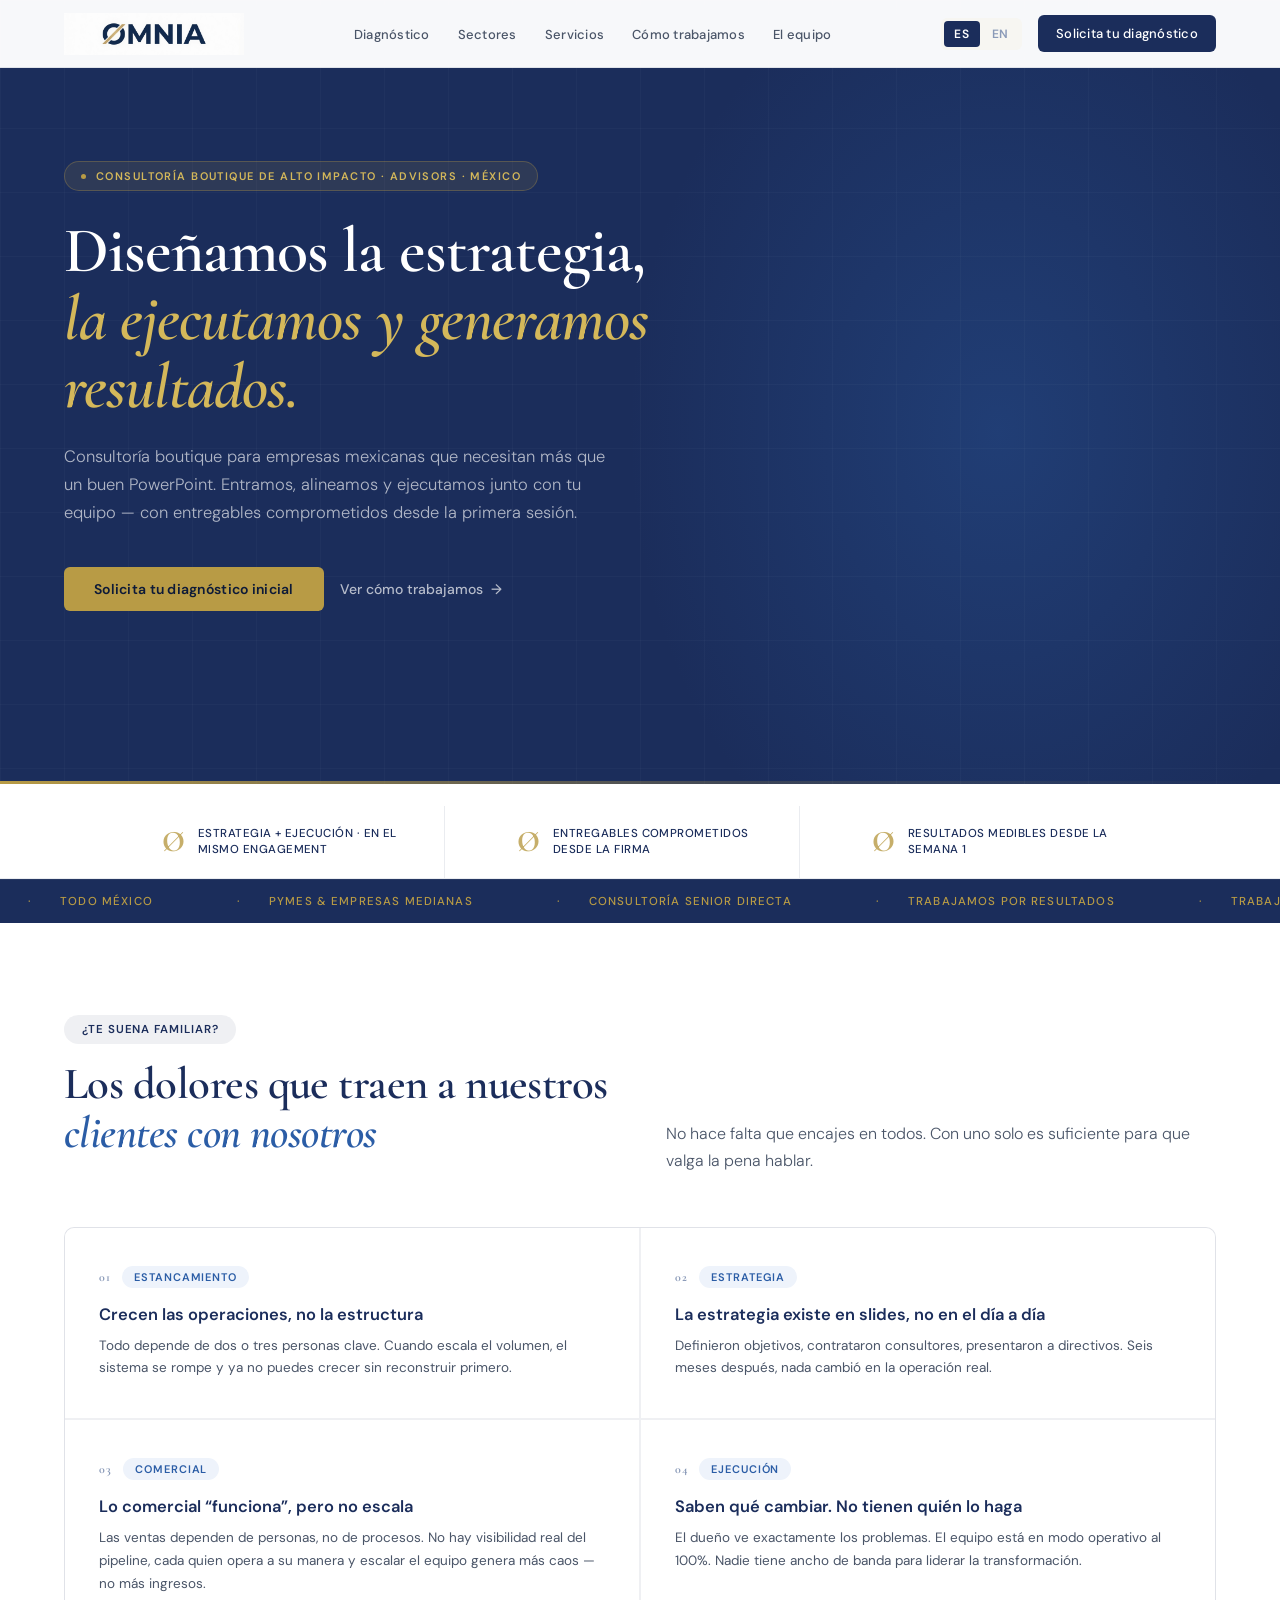
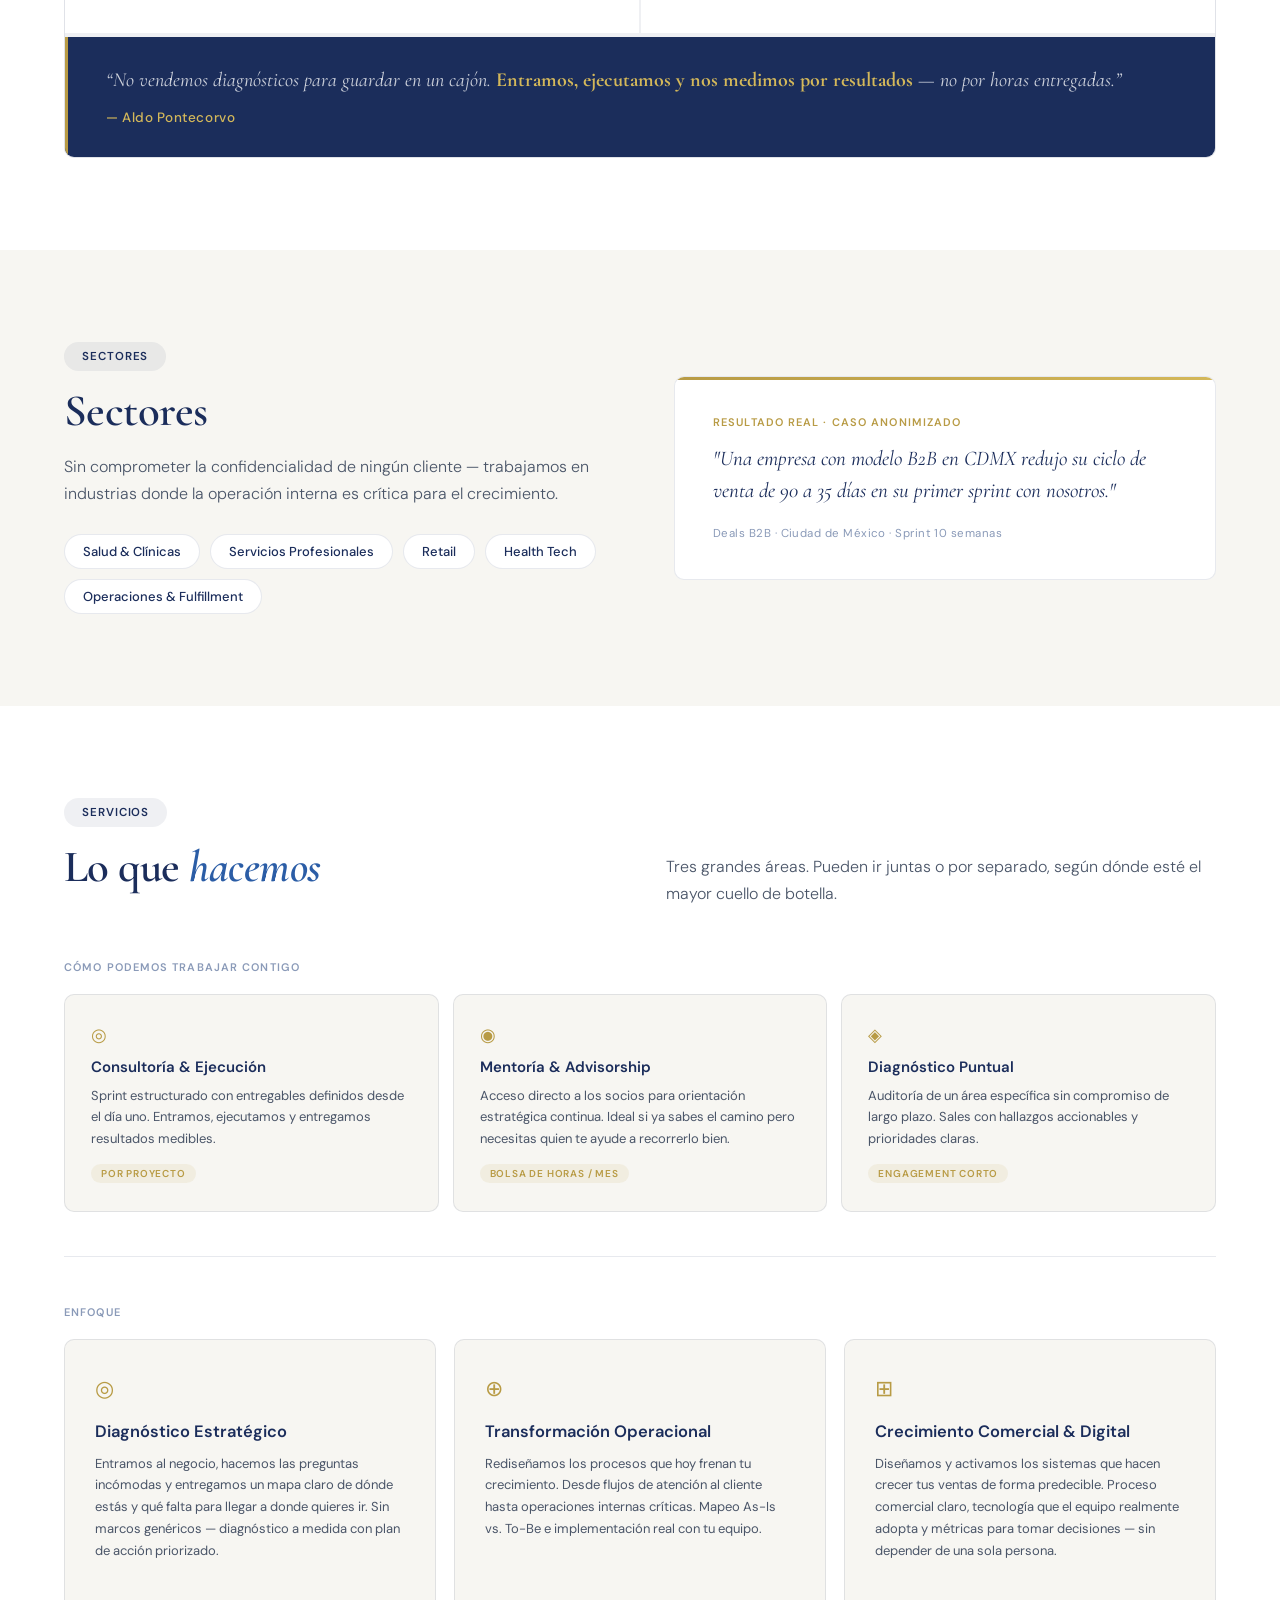
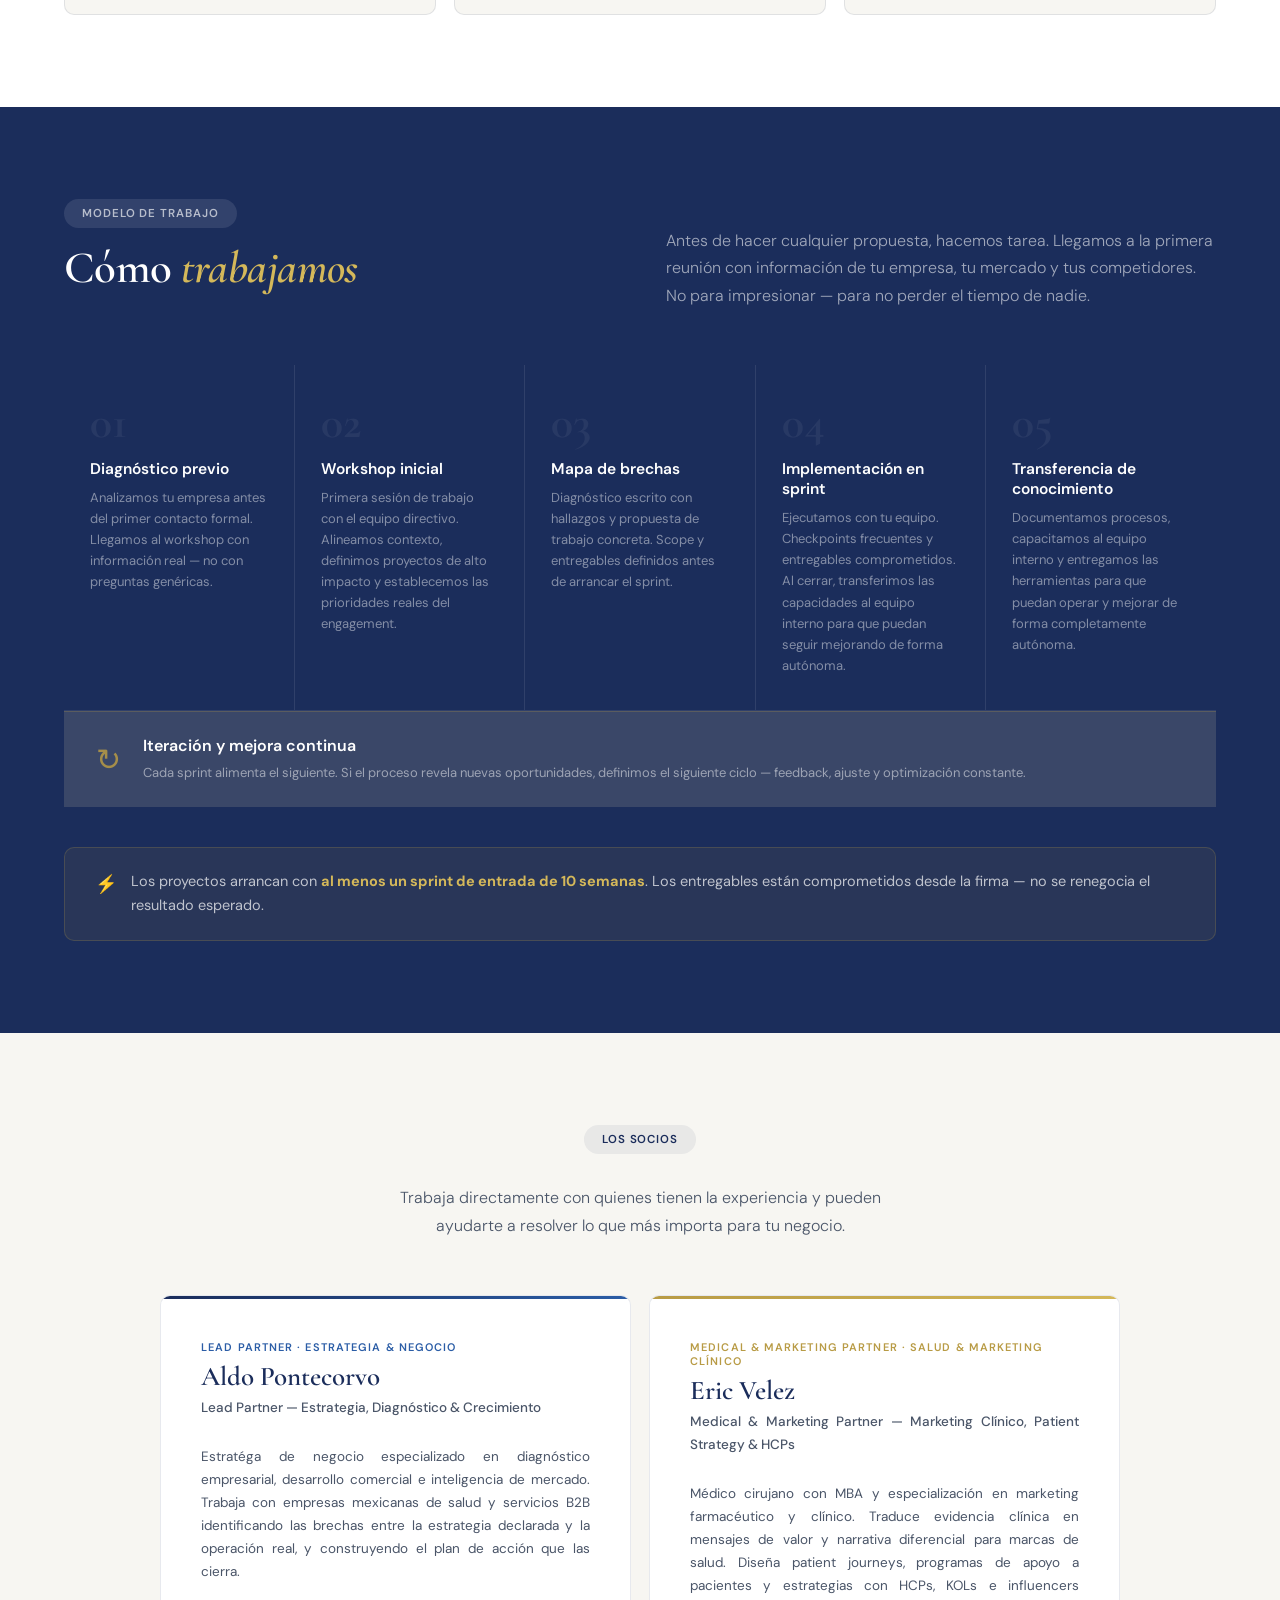
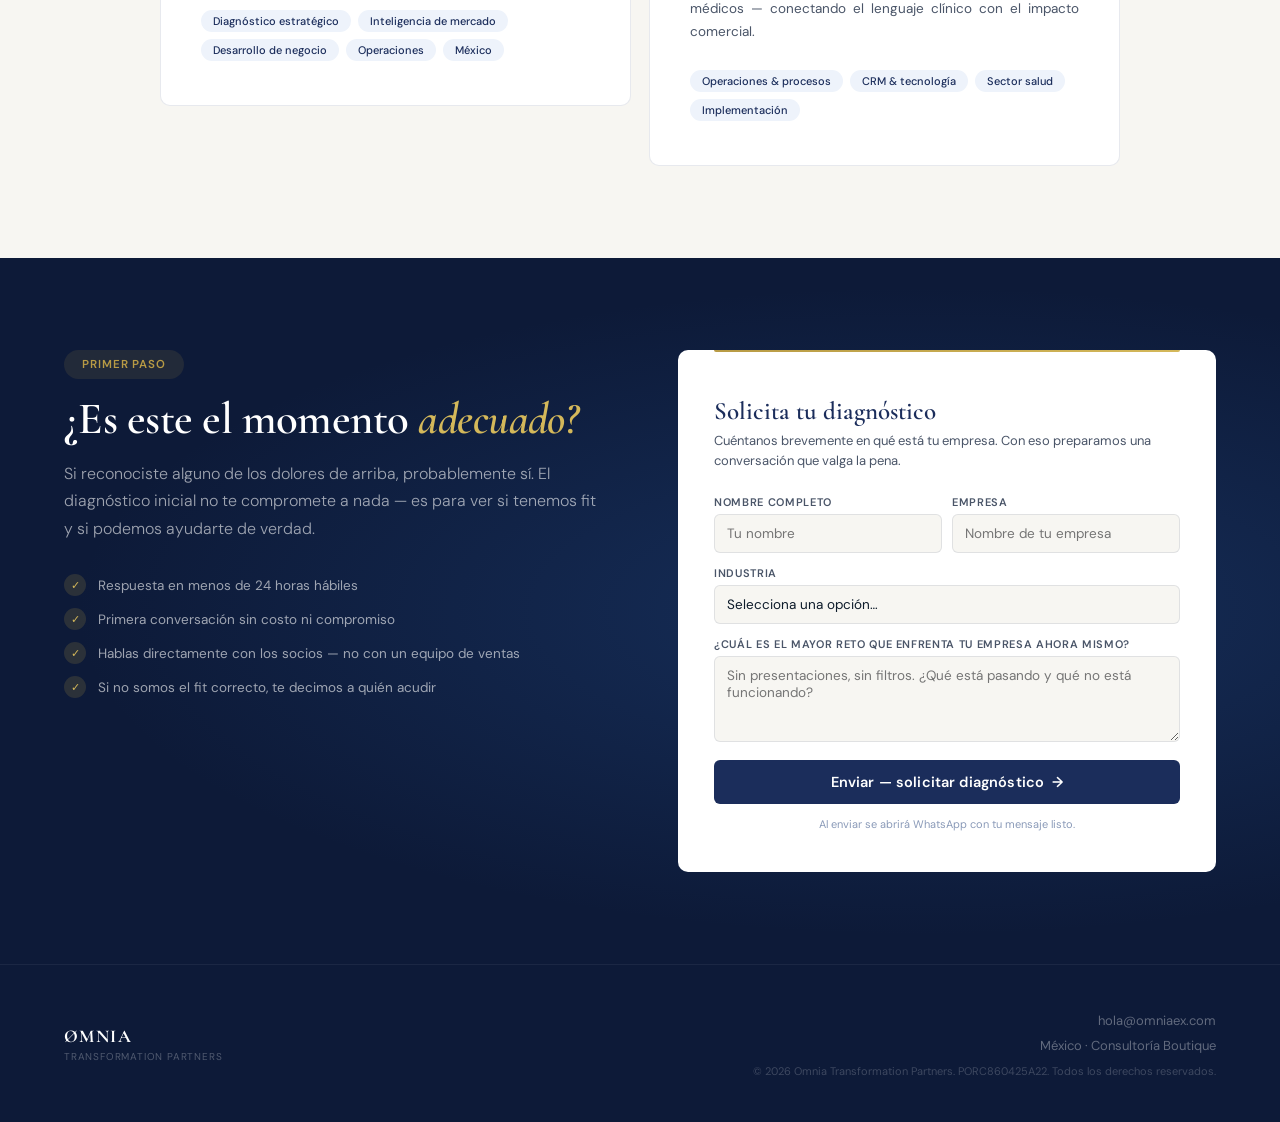
<file: index.html>
<!DOCTYPE html>
<html lang="es">
<head>
<meta charset="UTF-8">
<meta name="viewport" content="width=device-width, initial-scale=1.0">
<meta name="description" content="Omnia Transformation Partners — Consultoría boutique en México. Estrategia, procesos y tecnología en sprints concretos.">
<title>Omnia Transformation Partners</title>
<link rel="preconnect" href="https://fonts.googleapis.com">
<link rel="preconnect" href="https://fonts.gstatic.com" crossorigin>
<link href="https://fonts.googleapis.com/css2?family=Cormorant+Garamond:ital,wght@0,500;0,600;0,700;1,500;1,600&family=DM+Sans:opsz,wght@9..40,300;9..40,400;9..40,500;9..40,600&display=swap" rel="stylesheet">
<style>
:root {
  --navy:#1B2D5B; --navy-deep:#0D1A38; --blue:#2B5DA6;
  --gold:#B89B45; --gold-l:#D4B85A;
  --off:#F7F6F2; --lbg:#EEF3FB; --white:#FFFFFF;
  --td:#0D1B2A; --tm:#4A5568; --tl:#8A9AB8;
  --br:rgba(27,45,91,.10); --bw:rgba(255,255,255,.09);
  --r:10px; --rs:6px;
}
*,*::before,*::after{margin:0;padding:0;box-sizing:border-box}
html{scroll-behavior:smooth}
body{font-family:'DM Sans',sans-serif;color:var(--td);background:var(--white);-webkit-font-smoothing:antialiased;overflow-x:hidden}

@keyframes fadeUp{from{opacity:0;transform:translateY(20px)}to{opacity:1;transform:translateY(0)}}
@keyframes dot{0%,100%{opacity:1}50%{opacity:.35}}
@keyframes ticker{from{transform:translateX(0)}to{transform:translateX(-50%)}}
.reveal{opacity:0;transform:translateY(16px);transition:opacity .65s cubic-bezier(.22,1,.36,1),transform .65s cubic-bezier(.22,1,.36,1)}
.reveal.visible{opacity:1;transform:translateY(0)}
.d1{transition-delay:.1s}.d2{transition-delay:.2s}.d3{transition-delay:.3s}

/* NAV */
nav{position:fixed;top:0;left:0;right:0;z-index:200;background:rgba(255,255,255,.97);backdrop-filter:blur(12px);border-bottom:1px solid var(--br);padding:0 5%;height:68px;display:flex;align-items:center;justify-content:space-between;transition:box-shadow .3s}
nav.scrolled{box-shadow:0 2px 24px rgba(13,26,56,.09)}
.logo{display:flex;align-items:center;text-decoration:none}
.logo img{height:42px;width:180px;object-fit:cover;object-position:center 50%}
.nav-links{display:flex;align-items:center;gap:28px;list-style:none}
.nav-links a{font-size:13px;font-weight:500;color:var(--tm);text-decoration:none;letter-spacing:.02em;transition:color .2s}
.nav-links a:hover{color:var(--navy)}
.nav-right{display:flex;align-items:center;gap:16px}
.nav-cta{background:var(--navy);color:var(--white);padding:10px 18px;border-radius:var(--rs);font-size:13px;font-weight:500;text-decoration:none;letter-spacing:.02em;transition:background .2s;white-space:nowrap}
.nav-cta:hover{background:var(--blue)}
.lang-toggle{display:flex;align-items:center;background:var(--off);border-radius:var(--rs);padding:3px;gap:2px}
.lang-btn{background:none;border:none;padding:5px 10px;font-size:12px;font-weight:600;letter-spacing:.06em;color:var(--tl);cursor:pointer;border-radius:4px;transition:all .2s;font-family:'DM Sans',sans-serif}
.lang-btn.active{background:var(--navy);color:var(--white)}
.hamburger{display:none;flex-direction:column;gap:5px;cursor:pointer;background:none;border:none;padding:4px}
.hamburger span{display:block;width:22px;height:2px;background:var(--navy);border-radius:2px;transition:all .3s}
.hamburger.open span:nth-child(1){transform:translateY(7px) rotate(45deg)}
.hamburger.open span:nth-child(2){opacity:0}
.hamburger.open span:nth-child(3){transform:translateY(-7px) rotate(-45deg)}
.mobile-menu{display:none;position:fixed;top:68px;left:0;right:0;background:var(--white);border-bottom:1px solid var(--br);padding:20px 5%;z-index:199;flex-direction:column;gap:14px;box-shadow:0 8px 32px rgba(13,26,56,.1)}
.mobile-menu.open{display:flex}
.mobile-menu a{font-size:15px;font-weight:500;color:var(--td);text-decoration:none;padding:8px 0;border-bottom:1px solid var(--br)}
.mob-cta{background:var(--navy);color:var(--white)!important;text-align:center;border-radius:var(--rs);padding:14px!important;font-weight:600!important;border:none;border-bottom:none!important}

/* HERO — calc so ticker fits on 14" screen */
.hero{background:var(--navy);min-height:calc(100svh - 116px);display:flex;align-items:center;padding:100px 5% 56px;position:relative;overflow:hidden}
.hero::before{content:'';position:absolute;top:-10%;right:-8%;width:60%;height:130%;background:radial-gradient(ellipse at center,rgba(43,93,166,.35) 0%,transparent 68%);pointer-events:none}
.hero::after{content:'';position:absolute;bottom:0;left:0;right:0;height:3px;background:linear-gradient(90deg,var(--gold) 0%,rgba(184,155,69,.2) 60%,transparent 100%)}
.hero-grid{position:absolute;inset:0;background-image:linear-gradient(rgba(255,255,255,.022) 1px,transparent 1px),linear-gradient(90deg,rgba(255,255,255,.022) 1px,transparent 1px);background-size:64px 64px;pointer-events:none}
.hero-inner{max-width:800px;position:relative;z-index:1;animation:fadeUp .9s cubic-bezier(.22,1,.36,1) both}
.hero-eyebrow{display:inline-flex;align-items:center;gap:10px;background:rgba(184,155,69,.12);border:1px solid rgba(184,155,69,.3);border-radius:100px;padding:7px 16px;margin-bottom:26px;font-size:11px;letter-spacing:.13em;text-transform:uppercase;color:var(--gold-l);font-weight:600}
.edot{width:5px;height:5px;background:var(--gold);border-radius:50%;animation:dot 2s ease-in-out infinite;flex-shrink:0}
h1{font-family:'Cormorant Garamond',serif;font-size:clamp(38px,5vw,64px);font-weight:600;line-height:1.06;color:var(--white);letter-spacing:-.015em;margin-bottom:22px}
h1 em{font-style:italic;color:var(--gold-l)}
.hero-sub{font-size:16.5px;line-height:1.7;color:rgba(255,255,255,.65);max-width:560px;margin-bottom:40px;font-weight:300}
.hero-ctas{display:flex;gap:16px;align-items:center;flex-wrap:wrap;margin-bottom:56px}
.btn-gold{background:var(--gold);color:var(--navy-deep);padding:13px 30px;border-radius:var(--rs);font-size:14px;font-weight:600;text-decoration:none;letter-spacing:.02em;border:none;cursor:pointer;display:inline-block;transition:background .2s,transform .15s}
.btn-gold:hover{background:var(--gold-l);transform:translateY(-1px)}
.btn-ghost{color:rgba(255,255,255,.68);font-size:14px;font-weight:500;text-decoration:none;display:inline-flex;align-items:center;gap:8px;padding:13px 0;transition:color .2s}
.btn-ghost:hover{color:var(--white)}
.btn-ghost .arr{transition:transform .2s}
.btn-ghost:hover .arr{transform:translateX(5px)}

.stat{padding:22px 36px 0 0;margin-top:22px;margin-right:36px;border-right:1px solid var(--bw);display:flex;align-items:center;gap:14px}
.stat:last-child{border-right:none;margin-right:0;padding-right:0}
.stat .o-sym{font-family:'Cormorant Garamond',serif;font-size:32px;font-weight:700;color:var(--gold-l);line-height:1;flex-shrink:0;opacity:.8}
.stat .lbl{font-size:12px;color:rgba(255,255,255,.5);letter-spacing:.04em;text-transform:uppercase;font-weight:500;max-width:180px;line-height:1.45}

/* TICKER */
.ticker-wrap{background:var(--navy);height:44px;overflow:hidden;border-top:1px solid rgba(255,255,255,.05);display:flex;align-items:center}
.ticker-track{display:flex;width:max-content;animation:ticker 30s linear infinite}
.tick{font-size:11.5px;letter-spacing:.1em;text-transform:uppercase;color:rgba(255,255,255,.38);font-weight:500;padding:0 28px;white-space:nowrap}
.tick span{color:var(--gold);margin-right:28px}

/* SECTIONS */
section{padding:92px 5%}
.pill{display:inline-block;background:rgba(27,45,91,.07);border-radius:100px;padding:7px 18px;font-size:11.5px;letter-spacing:.08em;text-transform:uppercase;color:var(--navy);font-weight:600;margin-bottom:16px}
.pill.wp{background:rgba(255,255,255,.1);color:rgba(255,255,255,.65)}
.pill.gp{background:rgba(184,155,69,.12);color:var(--gold)}
h2{font-family:'Cormorant Garamond',serif;font-size:clamp(30px,3.5vw,47px);font-weight:600;line-height:1.1;letter-spacing:-.012em;color:var(--navy);margin-bottom:16px}
h2 em{font-style:italic;color:var(--blue)}
h2.lw{color:var(--white)}
h2.lw em{color:var(--gold-l)}
.ssub{font-size:16px;line-height:1.72;color:var(--tm);font-weight:300}
.ssub.lw{color:rgba(255,255,255,.58)}
.two-hdr{display:grid;grid-template-columns:1fr 1fr;gap:52px;align-items:end;margin-bottom:52px}

/* PAIN */
.pain-grid{display:grid;grid-template-columns:1fr 1fr;gap:2px;background:rgba(27,45,91,.07);border:1px solid rgba(27,45,91,.07);border-radius:var(--r);overflow:hidden}
.pain-item{background:var(--white);padding:38px 34px;transition:background .25s}
.pain-item:hover{background:var(--off)}
.pain-meta{display:flex;align-items:center;gap:12px;margin-bottom:16px}
.pain-num{font-size:12px;font-weight:700;color:var(--tl);letter-spacing:.06em;font-family:'Cormorant Garamond',serif}
.pain-tag{font-size:11px;letter-spacing:.08em;text-transform:uppercase;font-weight:600;color:var(--blue);background:var(--lbg);padding:4px 12px;border-radius:100px}
.pain-item h3{font-size:16.5px;font-weight:600;color:var(--navy);margin-bottom:9px;line-height:1.35}
.pain-item p{font-size:13.5px;line-height:1.68;color:var(--tm)}
.pain-quote{margin-top:2px;background:var(--navy);padding:28px 38px;border-left:3px solid var(--gold);grid-column:span 2}
.pain-quote blockquote{font-family:'Cormorant Garamond',serif;font-size:20px;font-style:italic;color:rgba(255,255,255,.78);line-height:1.55}
.pain-quote blockquote strong{color:var(--gold-l);font-style:normal}

/* SECTORS */
.sec-inner{display:grid;grid-template-columns:1fr 1fr;gap:68px;align-items:center}
.sec-tags{display:flex;flex-wrap:wrap;gap:10px;margin-top:26px}
.sec-tag{font-size:13px;font-weight:500;color:var(--navy);background:var(--white);border:1.5px solid var(--br);border-radius:100px;padding:8px 18px}
.res-card{background:var(--white);border-radius:var(--r);padding:38px;border:1px solid var(--br);position:relative;overflow:hidden}
.res-card::before{content:'';position:absolute;top:0;left:0;right:0;height:3px;background:linear-gradient(90deg,var(--gold),var(--gold-l))}
.res-label{font-size:11px;letter-spacing:.1em;text-transform:uppercase;color:var(--gold);font-weight:600;margin-bottom:14px}
.res-card blockquote{font-family:'Cormorant Garamond',serif;font-size:21px;font-style:italic;color:var(--navy);line-height:1.55;margin-bottom:18px}
.res-source{font-size:11.5px;color:var(--tl);letter-spacing:.04em}

/* SERVICES */
.svc-grid{display:grid;grid-template-columns:repeat(3,1fr);gap:18px}
.svc-card{background:var(--off);border-radius:var(--r);padding:34px 30px;border:1px solid var(--br);transition:background .25s,transform .2s}
.svc-card:hover{background:var(--navy);transform:translateY(-3px)}
.svc-card:hover h3,.svc-card:hover p{color:var(--white)}
.svc-card:hover .svc-icon{color:var(--gold-l)}
.svc-card:hover .svc-dur{border-color:rgba(255,255,255,.18);color:rgba(255,255,255,.4)}
.svc-icon{font-size:22px;color:var(--gold);margin-bottom:18px;display:block;transition:color .25s}
.svc-card h3{font-size:16.5px;font-weight:600;color:var(--navy);margin-bottom:10px;line-height:1.3;transition:color .25s}
.svc-card p{font-size:13px;line-height:1.68;color:var(--tm);margin-bottom:18px;transition:color .25s}
.svc-dur{display:none;font-size:11px;letter-spacing:.07em;text-transform:uppercase;color:var(--tl);border:1px solid var(--br);padding:4px 12px;border-radius:100px;font-weight:500;transition:all .25s}
.svc-wide{grid-column:span 3;display:grid;grid-template-columns:1fr 2fr;gap:44px;align-items:center}
.svc-wide p{margin-bottom:0}

/* HOW */
.sprint-grid{display:grid;grid-template-columns:repeat(5,1fr);gap:1px;background:var(--bw);margin-top:56px}
.sprint-step{background:var(--navy);padding:34px 26px;transition:background .25s}
.sprint-step:hover{background:rgba(43,93,166,.28)}
.sn{font-family:'Cormorant Garamond',serif;font-size:46px;font-weight:700;color:rgba(255,255,255,.06);line-height:1;margin-bottom:14px}
.sw{font-size:11px;letter-spacing:.1em;text-transform:uppercase;color:var(--gold-l);font-weight:600;margin-bottom:8px}
.sprint-step h3{font-size:15.5px;font-weight:600;color:var(--white);margin-bottom:8px;line-height:1.3}
.sprint-step p{font-size:13px;line-height:1.62;color:rgba(255,255,255,.46)}
.how-callout{margin-top:40px;display:flex;align-items:flex-start;gap:14px;padding:22px 30px;background:rgba(184,155,69,.09);border:1px solid rgba(184,155,69,.22);border-radius:var(--r)}
.how-callout p{font-size:14.5px;color:rgba(255,255,255,.7);line-height:1.65}
.how-callout strong{color:var(--gold-l)}

/* TEAM */
.team-hdr{text-align:center;max-width:500px;margin:0 auto 56px}
.partners{display:grid;grid-template-columns:1fr 1fr;gap:18px;max-width:960px;margin:0 auto;align-items:start}
.p-card{background:var(--white);border-radius:var(--r);padding:44px 40px;border:1px solid var(--br);position:relative;overflow:hidden}
.p-card::before{content:'';position:absolute;top:0;left:0;right:0;height:3px;background:linear-gradient(90deg,var(--navy),var(--blue))}
.p-card.gt::before{background:linear-gradient(90deg,var(--gold),var(--gold-l))}
.p-av{width:58px;height:58px;border-radius:50%;background:var(--navy);display:flex;align-items:center;justify-content:center;font-family:'Cormorant Garamond',serif;font-size:22px;font-weight:700;color:var(--white);margin-bottom:22px}
.p-av.gd{background:var(--gold);color:var(--navy-deep)}
.p-role{font-size:11px;letter-spacing:.1em;text-transform:uppercase;color:var(--blue);font-weight:600;margin-bottom:6px}
.gt .p-role{color:var(--gold)}
.p-card h3{font-family:'Cormorant Garamond',serif;font-size:27px;font-weight:600;color:var(--navy);margin-bottom:4px}
.p-title{font-size:13.5px;color:var(--tm);font-weight:500;margin-bottom:20px}
.p-card p{font-size:13.5px;line-height:1.7;color:var(--tm);margin-bottom:26px;text-align:justify}
.p-tags{display:flex;flex-wrap:wrap;gap:7px}
.ptag{font-size:11px;padding:4px 12px;border-radius:100px;font-weight:500;background:var(--lbg);color:var(--navy)}

/* CTA FORM */
.cta-inner{display:grid;grid-template-columns:1fr 1fr;gap:76px;align-items:start;position:relative;z-index:1}
.cta-copy .ssub{color:rgba(255,255,255,.6);margin-bottom:32px}
.trust-list{display:flex;flex-direction:column;gap:12px}
.trust-item{display:flex;align-items:center;gap:12px;font-size:13.5px;color:rgba(255,255,255,.6)}
.tck{width:22px;height:22px;background:rgba(184,155,69,.18);border-radius:50%;display:flex;align-items:center;justify-content:center;font-size:11px;color:var(--gold-l);flex-shrink:0}
.form-wrap{background:var(--white);border-radius:var(--r);padding:40px 36px;position:relative}
.form-wrap::before{content:'';position:absolute;top:0;left:36px;right:36px;height:2px;background:linear-gradient(90deg,var(--gold),var(--gold-l));border-radius:0 0 2px 2px}
.form-wrap h3{font-family:'Cormorant Garamond',serif;font-size:25px;font-weight:600;color:var(--navy);margin-bottom:5px;margin-top:6px}
.fsub{font-size:13px;color:var(--tm);margin-bottom:24px;line-height:1.55}
.fg{margin-bottom:13px}
.fg label{display:block;font-size:11px;font-weight:600;letter-spacing:.06em;text-transform:uppercase;color:var(--tm);margin-bottom:5px}
.fg input,.fg textarea,.fg select{width:100%;padding:10px 12px;border:1.5px solid var(--br);border-radius:var(--rs);font-family:'DM Sans',sans-serif;font-size:13.5px;color:var(--td);background:var(--off);outline:none;transition:border-color .2s;resize:vertical;appearance:none}
.fg input:focus,.fg textarea:focus,.fg select:focus{border-color:var(--navy);background:var(--white)}
.fg textarea{min-height:86px}
.fg2{display:grid;grid-template-columns:1fr 1fr;gap:10px}
.fbtn{width:100%;background:var(--navy);color:var(--white);padding:13px;border:none;border-radius:var(--rs);font-family:'DM Sans',sans-serif;font-size:14.5px;font-weight:600;cursor:pointer;margin-top:6px;letter-spacing:.01em;transition:background .2s;display:flex;align-items:center;justify-content:center;gap:8px}
.fbtn:hover{background:var(--blue)}
.fbtn .fa{transition:transform .2s}
.fbtn:hover .fa{transform:translateX(4px)}
.fdisc{margin-top:12px;font-size:11px;color:var(--tl);text-align:center;line-height:1.5}
.fsuccess{display:none;flex-direction:column;align-items:center;text-align:center;padding:36px 16px;gap:14px}
.fsuccess.visible{display:flex}
.sico{width:56px;height:56px;background:rgba(27,45,91,.06);border-radius:50%;display:flex;align-items:center;justify-content:center;font-size:22px;color:var(--gold)}
.fsuccess h4{font-family:'Cormorant Garamond',serif;font-size:23px;font-weight:600;color:var(--navy)}
.fsuccess p{font-size:13px;color:var(--tm);line-height:1.6;max-width:270px}

/* FOOTER */
footer{background:var(--navy-deep);padding:44px 5%;display:flex;align-items:center;justify-content:space-between;border-top:1px solid rgba(255,255,255,.06)}
.flogo .brand{font-family:'Cormorant Garamond',serif;font-size:18px;font-weight:700;color:var(--white);letter-spacing:.08em}
.flogo .sub{font-size:10px;letter-spacing:.08em;text-transform:uppercase;color:rgba(255,255,255,.28);margin-top:3px}
.fright{text-align:right}
.fright a{font-size:13px;color:rgba(255,255,255,.35);text-decoration:none;display:block;line-height:1.9;transition:color .2s}
.fright a:hover{color:rgba(255,255,255,.65)}
.copy{font-size:11px;color:rgba(255,255,255,.2);margin-top:5px}


.p-av-wrap{position:relative;margin-bottom:22px}
.p-av{width:72px;height:72px;border-radius:50%;background:var(--navy);display:flex;align-items:center;justify-content:center;font-family:'Cormorant Garamond',serif;font-size:26px;font-weight:700;color:var(--white);overflow:hidden;flex-shrink:0}
.p-av img{width:100%;height:100%;object-fit:cover;border-radius:50%}
.p-av.gd{background:var(--gold);color:var(--navy-deep)}
.li-link{display:inline-flex;align-items:center;gap:6px;font-size:12px;font-weight:600;color:var(--blue);text-decoration:none;letter-spacing:.04em;margin-bottom:18px;transition:color .2s;margin-top:4px}
.li-link:hover{color:var(--navy)}
.li-icon{width:14px;height:14px;fill:currentColor}
.eng-wrap{margin-top:36px;max-width:960px;margin-left:auto;margin-right:auto}
.eng-eyebrow{font-size:11px;letter-spacing:.1em;text-transform:uppercase;color:var(--tl);font-weight:600;margin-bottom:18px;text-align:center}
.eng-grid{display:grid;grid-template-columns:repeat(3,1fr);gap:14px}
.eng-card{background:var(--white);border-radius:var(--r);padding:26px 24px;border:1px solid var(--br);transition:border-color .2s}
.eng-card:hover{border-color:var(--navy)}
.eng-ico{font-size:18px;color:var(--gold);margin-bottom:10px}
.eng-card h4{font-size:15px;font-weight:600;color:var(--navy);margin-bottom:7px;line-height:1.3}
.eng-card p{font-size:13px;line-height:1.65;color:var(--tm)}
.eng-badge{display:inline-block;font-size:10px;letter-spacing:.08em;text-transform:uppercase;font-weight:600;color:var(--gold);background:rgba(184,155,69,.1);border-radius:100px;padding:3px 10px;margin-top:10px}



.stats-bar{background:#FFFFFF;border-bottom:1px solid rgba(27,45,91,.09);display:flex;align-items:center;justify-content:center;min-height:72px;overflow:hidden}
.stats-bar .stat{padding:0 36px;border-right:1px solid rgba(27,45,91,.09);display:flex;align-items:center;gap:12px;height:72px}
.stats-bar .stat:last-child{border-right:none}
.stats-bar .o-sym{font-family:'Cormorant Garamond',serif;font-size:30px;font-weight:700;color:var(--gold);line-height:1;flex-shrink:0}
.stats-bar .lbl{font-size:11.5px;color:var(--navy);letter-spacing:.04em;text-transform:uppercase;font-weight:500;max-width:210px;line-height:1.4}
.q-attr{font-style:normal;font-size:13.5px;color:var(--gold-l);display:block;margin-top:12px;font-family:'DM Sans',sans-serif;letter-spacing:.04em;font-weight:500}
@media(max-width:700px){
  .stats-bar{flex-direction:column;height:auto;padding:20px 5%;gap:0;align-items:flex-start;justify-content:flex-start}
  .stats-bar .stat{border-right:none;border-bottom:1px solid rgba(27,45,91,.09);padding:14px 0;height:auto;width:100%}
  .stats-bar .stat:last-child{border-bottom:none}
}
/* RESPONSIVE */
@media(max-width:960px){
  .nav-links{display:none}.hamburger{display:flex}
  .two-hdr{grid-template-columns:1fr;gap:18px}
  .cta-inner{grid-template-columns:1fr;gap:40px}
  .sprint-grid{grid-template-columns:1fr 1fr}
  .svc-wide{grid-column:span 3}
  .sec-inner{grid-template-columns:1fr;gap:40px}
}
@media(max-width:768px){
  section{padding:64px 5%}
  .hero{padding:88px 5% 48px}
  .stats-bar{background:#FFFFFF;border-bottom:1px solid rgba(27,45,91,.09);display:flex;align-items:center;justify-content:center;min-height:72px;overflow:hidden}
  .stat{border-right:none;border-bottom:1px solid var(--bw);padding:18px 0;margin:0}
  .stat:last-child{border-bottom:none}
  .pain-grid{grid-template-columns:1fr}
  .pain-quote{grid-column:span 1}
  .svc-grid{grid-template-columns:1fr}
  .svc-wide{grid-column:span 1;grid-template-columns:1fr}
  .sprint-grid{grid-template-columns:1fr}
  .partners{grid-template-columns:1fr}
  .p-card{padding:36px 28px}
  .form-wrap{padding:32px 24px}
  .fg2{grid-template-columns:1fr}
  footer{flex-direction:column;gap:22px;text-align:center}
  .fright{text-align:center}
}
@media(max-width:480px){
  h1{font-size:35px}
  .hero-ctas{flex-direction:column;align-items:flex-start}
  .btn-gold{width:100%;text-align:center}
  .lang-toggle{display:none}
}
</style>
</head>

<body>

<nav id="nav">
  <a href="#inicio" class="logo">
    <img src="[data-uri]" alt="Omnia Transformation Partners">
  </a>
  <ul class="nav-links">
    <li><a href="#dolores" data-i18n="nav.diag">Diagn&#243;stico</a></li>
    <li><a href="#sectores" data-i18n="nav.sectors">Sectores</a></li>
    <li><a href="#servicios" data-i18n="nav.svc">Servicios</a></li>
    <li><a href="#como-trabajamos" data-i18n="nav.how">C&#243;mo trabajamos</a></li>
    <li><a href="#equipo" data-i18n="nav.team">El equipo</a></li>
  </ul>
  <div class="nav-right">
    <div class="lang-toggle">
      <button class="lang-btn active" id="btnES" onclick="setLang('es')">ES</button>
      <button class="lang-btn" id="btnEN" onclick="setLang('en')">EN</button>
    </div>
    <a href="#contacto" class="nav-cta" data-i18n="nav.cta">Solicita tu diagn&#243;stico</a>
    <button class="hamburger" id="hamburger" aria-label="Menu"><span></span><span></span><span></span></button>
  </div>
</nav>

<div class="mobile-menu" id="mobileMenu">
  <a href="#dolores" onclick="closeMobile()" data-i18n="nav.diag">Diagn&#243;stico</a>
  <a href="#sectores" onclick="closeMobile()" data-i18n="nav.sectors">Sectores</a>
  <a href="#servicios" onclick="closeMobile()" data-i18n="nav.svc">Servicios</a>
  <a href="#como-trabajamos" onclick="closeMobile()" data-i18n="nav.how">C&#243;mo trabajamos</a>
  <a href="#equipo" onclick="closeMobile()" data-i18n="nav.team">El equipo</a>
  <a href="#contacto" class="mob-cta" onclick="closeMobile()" data-i18n="nav.mob">Solicita tu diagn&#243;stico &#8594;</a>
</div>

<!-- HERO -->
<section class="hero" id="inicio">
  <div class="hero-grid"></div>
  <div class="hero-inner">
    <div class="hero-eyebrow"><span class="edot"></span><span data-i18n="hero.eyebrow">Consultor&#237;a boutique de Alto Impacto &#183; Advisors &#183; M&#233;xico</span></div>
    <h1 data-i18n="hero.h1">Dise&#241;amos la estrategia,<br><em>la ejecutamos y generamos resultados.</em></h1>
    <p class="hero-sub" data-i18n="hero.sub">Consultor&#237;a boutique para empresas mexicanas que necesitan m&#225;s que un buen PowerPoint. Entramos, alineamos y ejecutamos junto con tu equipo &#8212; con entregables comprometidos desde la primera sesi&#243;n.</p>
    <div class="hero-ctas">
      <a href="#contacto" class="btn-gold" data-i18n="hero.cta1">Solicita tu diagn&#243;stico inicial</a>
      <a href="#como-trabajamos" class="btn-ghost"><span data-i18n="hero.cta2">Ver c&#243;mo trabajamos</span> <span class="arr">&#8594;</span></a>
    </div>
  </div>
</section>
<div class="stats-bar">
  <div class="stat"><span class="o-sym">&#216;</span><span class="lbl" data-i18n="hero.s1">Estrategia + ejecuci&#243;n &#183; en el mismo engagement</span></div>
  <div class="stat"><span class="o-sym">&#216;</span><span class="lbl" data-i18n="hero.s2">Entregables comprometidos desde la firma</span></div>
  <div class="stat"><span class="o-sym">&#216;</span><span class="lbl" data-i18n="hero.s3">Resultados medibles desde la semana 1</span></div>
</div>

<!-- TICKER -->
<div class="ticker-wrap">
  <div class="ticker-track" id="tickerTrack">
    <span class="tick"><span>&#183;</span><span data-i18n="tick.1">Todo M&#233;xico</span></span>
    <span class="tick"><span>&#183;</span><span data-i18n="tick.2">PyMEs &amp; empresas medianas</span></span>
    <span class="tick"><span>&#183;</span><span data-i18n="tick.3">Consultor&#237;a senior directa</span></span>
    <span class="tick"><span>&#183;</span><span data-i18n="tick.4">Trabajamos por resultados</span></span>
    <span class="tick"><span>&#183;</span><span data-i18n="tick.5">Trabajamos por sprints</span></span>
    <span class="tick"><span>&#183;</span><span data-i18n="tick.6">Entregables comprometidos desde la firma</span></span>
    <span class="tick"><span>&#183;</span><span data-i18n="tick.7">Estrategia + ejecuci&#243;n</span></span>
    <span class="tick"><span>&#183;</span><span data-i18n="tick.1">Todo M&#233;xico</span></span>
    <span class="tick"><span>&#183;</span><span data-i18n="tick.2">PyMEs &amp; empresas medianas</span></span>
    <span class="tick"><span>&#183;</span><span data-i18n="tick.3">Consultor&#237;a senior directa</span></span>
    <span class="tick"><span>&#183;</span><span data-i18n="tick.4">Trabajamos por resultados</span></span>
    <span class="tick"><span>&#183;</span><span data-i18n="tick.5">Trabajamos por sprints</span></span>
    <span class="tick"><span>&#183;</span><span data-i18n="tick.6">Entregables comprometidos desde la firma</span></span>
    <span class="tick"><span>&#183;</span><span data-i18n="tick.7">Estrategia + ejecuci&#243;n</span></span>
  </div>
</div>

<!-- PAIN POINTS -->
<section id="dolores">
  <div class="two-hdr reveal">
    <div>
      <div class="pill" data-i18n="pain.pill">&#191;Te suena familiar?</div>
      <h2 data-i18n="pain.h2">Los dolores que traen a nuestros <em>clientes con nosotros</em></h2>
    </div>
    <div><p class="ssub" data-i18n="pain.sub">No hace falta que encajes en todos. Con uno solo es suficiente para que valga la pena hablar.</p></div>
  </div>
  <div class="pain-grid reveal">
    <div class="pain-item">
      <div class="pain-meta"><span class="pain-num">01</span><span class="pain-tag" data-i18n="p1.tag">Estancamiento</span></div>
      <h3 data-i18n="p1.h3">Crecen las operaciones, no la estructura</h3>
      <p data-i18n="p1.p">Todo depende de dos o tres personas clave. Cuando escala el volumen, el sistema se rompe y ya no puedes crecer sin reconstruir primero.</p>
    </div>
    <div class="pain-item">
      <div class="pain-meta"><span class="pain-num">02</span><span class="pain-tag" data-i18n="p2.tag">Estrategia</span></div>
      <h3 data-i18n="p2.h3">La estrategia existe en slides, no en el d&#237;a a d&#237;a</h3>
      <p data-i18n="p2.p">Definieron objetivos, contrataron consultores, presentaron a directivos. Seis meses despu&#233;s, nada cambi&#243; en la operaci&#243;n real.</p>
    </div>
    <div class="pain-item">
      <div class="pain-meta"><span class="pain-num">03</span><span class="pain-tag" data-i18n="p3.tag">Comercial</span></div>
      <h3 data-i18n="p3.h3">Lo comercial &#8220;funciona&#8221;, pero no escala</h3>
      <p data-i18n="p3.p">Las ventas dependen de personas, no de procesos. No hay visibilidad real del pipeline, cada quien opera a su manera y escalar el equipo genera m&#225;s caos &#8212; no m&#225;s ingresos.</p>
    </div>
    <div class="pain-item">
      <div class="pain-meta"><span class="pain-num">04</span><span class="pain-tag" data-i18n="p4.tag">Ejecuci&#243;n</span></div>
      <h3 data-i18n="p4.h3">Saben qu&#233; cambiar. No tienen qui&#233;n lo haga</h3>
      <p data-i18n="p4.p">El due&#241;o ve exactamente los problemas. El equipo est&#225; en modo operativo al 100%. Nadie tiene ancho de banda para liderar la transformaci&#243;n.</p>
    </div>
    <div class="pain-quote">
      <blockquote data-i18n="pain.quote">&#8220;No vendemos diagn&#243;sticos para guardar en un caj&#243;n. <strong>Entramos, ejecutamos y nos medimos por resultados</strong> &#8212; no por horas entregadas.&#8221;<span class="q-attr">&#8212; Aldo Pontecorvo</span></blockquote>
    </div>
  </div>
</section>

<!-- SECTORES -->
<section id="sectores" style="background:var(--off)">
  <div class="sec-inner reveal">
    <div>
      <div class="pill" data-i18n="sec.pill">Sectores</div>
      <h2 data-i18n="sec.h2">Sectores</h2>
      <p class="ssub" style="margin-top:12px" data-i18n="sec.sub">Sin comprometer la confidencialidad de ning&#250;n cliente &#8212; trabajamos en industrias donde la operaci&#243;n interna es cr&#237;tica para el crecimiento.</p>
      <div class="sec-tags">
        <span class="sec-tag" data-i18n="st1">Salud &amp; Cl&#237;nicas</span>
        <span class="sec-tag" data-i18n="st2">Servicios Profesionales</span>
        <span class="sec-tag" data-i18n="st3">Retail</span>
        <span class="sec-tag" data-i18n="st4">Health Tech</span>
        <span class="sec-tag" data-i18n="st5">Operaciones &amp; Fulfillment</span>
        
      </div>
    </div>
    <div class="res-card reveal d2">
      <div class="res-label" data-i18n="res.label">Resultado real &#183; Caso anonimizado</div>
      <blockquote data-i18n="res.quote">"Una empresa con modelo B2B en CDMX redujo su ciclo de venta de 90 a 35 d&#237;as en su primer sprint con nosotros."</blockquote>
      <div class="res-source" data-i18n="res.src">Deals B2B &#183; Ciudad de M&#233;xico &#183; Sprint 10 semanas</div>
    </div>
  </div>
</section>

<!-- SERVICES -->
<section id="servicios">
  <div class="two-hdr reveal">
    <div>
      <div class="pill" data-i18n="svc.pill">Servicios</div>
      <h2 data-i18n="svc.h2">Lo que <em>hacemos</em></h2>
    </div>
    <div><p class="ssub" data-i18n="svc.sub">Tres grandes &#225;reas. Pueden ir juntas o por separado, seg&#250;n d&#243;nde est&#233; el mayor cuello de botella.</p></div>
  </div>

  <!-- MODELOS DE ENGAGEMENT -->
  <div style="margin-bottom:48px">
    <div style="font-size:11px;letter-spacing:.1em;text-transform:uppercase;color:var(--tl);font-weight:600;margin-bottom:20px" data-i18n="eng.eyebrow">C&#243;mo podemos trabajar contigo</div>
    <div style="display:grid;grid-template-columns:repeat(3,1fr);gap:14px">
      <div style="background:var(--off);border-radius:var(--r);padding:28px 26px;border:1px solid var(--br)">
        <div style="font-size:18px;color:var(--gold);margin-bottom:10px">&#9678;</div>
        <h4 style="font-size:15px;font-weight:600;color:var(--navy);margin-bottom:8px" data-i18n="eng1.h">Consultor&#237;a &amp; Ejecuci&#243;n</h4>
        <p style="font-size:13px;line-height:1.65;color:var(--tm);margin-bottom:12px" data-i18n="eng1.p">Sprint estructurado con entregables definidos desde el d&#237;a uno. Entramos, ejecutamos y entregamos resultados medibles.</p>
        <span style="display:inline-block;font-size:10px;letter-spacing:.08em;text-transform:uppercase;font-weight:600;color:var(--gold);background:rgba(184,155,69,.1);border-radius:100px;padding:3px 10px" data-i18n="eng1.b">Por proyecto</span>
      </div>
      <div style="background:var(--off);border-radius:var(--r);padding:28px 26px;border:1px solid var(--br)">
        <div style="font-size:18px;color:var(--gold);margin-bottom:10px">&#9673;</div>
        <h4 style="font-size:15px;font-weight:600;color:var(--navy);margin-bottom:8px" data-i18n="eng2.h">Mentor&#237;a &amp; Advisorship</h4>
        <p style="font-size:13px;line-height:1.65;color:var(--tm);margin-bottom:12px" data-i18n="eng2.p">Acceso directo a los socios para orientaci&#243;n estrat&#233;gica continua. Ideal si ya sabes el camino pero necesitas quien te ayude a recorrerlo bien.</p>
        <span style="display:inline-block;font-size:10px;letter-spacing:.08em;text-transform:uppercase;font-weight:600;color:var(--gold);background:rgba(184,155,69,.1);border-radius:100px;padding:3px 10px" data-i18n="eng2.b">Bolsa de horas / mes</span>
      </div>
      <div style="background:var(--off);border-radius:var(--r);padding:28px 26px;border:1px solid var(--br)">
        <div style="font-size:18px;color:var(--gold);margin-bottom:10px">&#9672;</div>
        <h4 style="font-size:15px;font-weight:600;color:var(--navy);margin-bottom:8px" data-i18n="eng3.h">Diagn&#243;stico Puntual</h4>
        <p style="font-size:13px;line-height:1.65;color:var(--tm);margin-bottom:12px" data-i18n="eng3.p">Auditor&#237;a de un &#225;rea espec&#237;fica sin compromiso de largo plazo. Sales con hallazgos accionables y prioridades claras.</p>
        <span style="display:inline-block;font-size:10px;letter-spacing:.08em;text-transform:uppercase;font-weight:600;color:var(--gold);background:rgba(184,155,69,.1);border-radius:100px;padding:3px 10px" data-i18n="eng3.b">Engagement corto</span>
      </div>
    </div>
    <div style="height:1px;background:var(--br);margin:44px 0 0"></div>
  </div>

  <p style="font-size:11px;letter-spacing:.1em;text-transform:uppercase;color:var(--tl);font-weight:600;margin-bottom:20px" data-i18n="svc.areas">ENFOQUE</p>
  <div class="svc-grid reveal">
    <div class="svc-card">
      <span class="svc-icon">&#9678;</span>
      <h3 data-i18n="s1.h3">Diagn&#243;stico Estrat&#233;gico</h3>
      <p data-i18n="s1.p">Entramos al negocio, hacemos las preguntas inc&#243;modas y entregamos un mapa claro de d&#243;nde est&#225;s y qu&#233; falta para llegar a donde quieres ir. Sin marcos gen&#233;ricos &#8212; diagn&#243;stico a medida con plan de acci&#243;n priorizado.</p>
      <span class="svc-dur" data-i18n="s1.dur">3&#8211;4 semanas</span>
    </div>
    <div class="svc-card">
      <span class="svc-icon">&#8853;</span>
      <h3 data-i18n="s2.h3">Transformaci&#243;n Operacional</h3>
      <p data-i18n="s2.p">Redise&#241;amos los procesos que hoy frenan tu crecimiento. Desde flujos de atenci&#243;n al cliente hasta operaciones internas cr&#237;ticas. Mapeo As-Is vs. To-Be e implementaci&#243;n real con tu equipo.</p>
      <span class="svc-dur" data-i18n="s2.dur">6&#8211;10 semanas</span>
    </div>
    <div class="svc-card">
      <span class="svc-icon">&#8862;</span>
      <h3 data-i18n="s3.h3">Crecimiento Comercial &amp; Digital</h3>
      <p data-i18n="s3.p">Dise&#241;amos y activamos los sistemas que hacen crecer tus ventas de forma predecible. Proceso comercial claro, tecnolog&#237;a que el equipo realmente adopta y m&#233;tricas para tomar decisiones &#8212; sin depender de una sola persona.</p>
      <span class="svc-dur" data-i18n="s3.dur">6&#8211;8 semanas</span>
    </div>
  </div>
</section>

<!-- HOW WE WORK -->
<section id="como-trabajamos" style="background:var(--navy)">
  <div class="two-hdr reveal">
    <div>
      <div class="pill wp" data-i18n="how.pill">Modelo de trabajo</div>
      <h2 class="lw" data-i18n="how.h2">C&#243;mo <em>trabajamos</em></h2>
    </div>
    <div><p class="ssub lw" data-i18n="how.sub">Antes de hacer cualquier propuesta, hacemos tarea. Llegamos a la primera reuni&#243;n con informaci&#243;n de tu empresa, tu mercado y tus competidores. No para impresionar &#8212; para no perder el tiempo de nadie.</p></div>
  </div>
  <div class="sprint-grid reveal">
    <div class="sprint-step">
      <div class="sn">01</div>
      <h3 data-i18n="w0.h3">Diagn&#243;stico previo</h3>
      <p data-i18n="w0.p">Analizamos tu empresa antes del primer contacto formal. Llegamos al workshop con informaci&#243;n real &#8212; no con preguntas gen&#233;ricas.</p>
    </div>
    <div class="sprint-step">
      <div class="sn">02</div>
      <h3 data-i18n="w1.h3">Workshop inicial</h3>
      <p data-i18n="w1.p">Primera sesi&#243;n de trabajo con el equipo directivo. Alineamos contexto, definimos proyectos de alto impacto y establecemos las prioridades reales del engagement.</p>
    </div>
    <div class="sprint-step">
      <div class="sn">03</div>
      <h3 data-i18n="w2.h3">Mapa de brechas</h3>
      <p data-i18n="w2.p">Diagn&#243;stico escrito con hallazgos y propuesta de trabajo concreta. Scope y entregables definidos antes de arrancar el sprint.</p>
    </div>
    <div class="sprint-step">
      <div class="sn">04</div>
      <h3 data-i18n="w3.h3">Implementaci&#243;n en sprint</h3>
      <p data-i18n="w3.p">Ejecutamos con tu equipo. Checkpoints frecuentes y entregables comprometidos. Al cerrar, transferimos las capacidades al equipo interno para que puedan seguir mejorando de forma aut&#243;noma.</p>
    </div>
    <div class="sprint-step">
      <div class="sn">05</div>
      <h3 data-i18n="w4.new.h3">Transferencia de conocimiento</h3>
      <p data-i18n="w4.new.p">Documentamos procesos, capacitamos al equipo interno y entregamos las herramientas para que puedan operar y mejorar de forma completamente aut&#243;noma.</p>
    </div>
    <div class="sprint-step" style="grid-column:1/-1;background:rgba(184,155,69,.07);border-top:1px solid rgba(184,155,69,.25);display:flex;align-items:center;gap:22px;padding:24px 32px">
      <div style="font-size:30px;color:var(--gold);line-height:1;flex-shrink:0;opacity:.85">&#8635;</div>
      <div>
        <h3 style="font-size:16px;font-weight:600;color:var(--white);margin-bottom:6px;line-height:1.3" data-i18n="w5.h3">Iteraci&#243;n y mejora continua</h3>
        <p style="font-size:13px;color:rgba(255,255,255,.5);line-height:1.6;margin:0" data-i18n="w5.p">Cada sprint alimenta el siguiente. Si el proceso revela nuevas oportunidades, definimos el siguiente ciclo &#8212; feedback, ajuste y optimizaci&#243;n constante.</p>
      </div>
    </div>
  </div>
  <div class="how-callout reveal">
    <div style="font-size:18px;flex-shrink:0;margin-top:2px">&#9889;</div>
    <p data-i18n="how.callout">Los proyectos arrancan con <strong>al menos un sprint de entrada de 10 semanas</strong>. Los entregables est&#225;n comprometidos desde la firma &#8212; no se renegocia el resultado esperado.</p>
  </div>
</section>

<!-- TEAM -->
<section id="equipo" style="background:var(--off)">
  <div class="team-hdr reveal">
    <div class="pill" data-i18n="team.pill">Los socios</div>
    <p class="ssub" style="margin-top:14px" data-i18n="team.sub">Trabaja directamente con quienes tienen la experiencia y pueden ayudarte a resolver lo que m&#225;s importa para tu negocio.</p>
  </div>
  <div class="partners">
    <div class="p-card reveal">
      <div class="p-role" data-i18n="aldo.role">Lead Partner &#183; Estrategia &amp; Negocio</div>
      <h3>Aldo Pontecorvo</h3>
      <p class="p-title" data-i18n="aldo.title">Lead Partner &#8212; Estrategia, Diagn&#243;stico &amp; Crecimiento</p>
      <p data-i18n="aldo.p">Estrat&#233;ga de negocio especializado en diagn&#243;stico empresarial, desarrollo comercial e inteligencia de mercado. Trabaja con empresas mexicanas de salud y servicios B2B identificando las brechas entre la estrategia declarada y la operaci&#243;n real, y construyendo el plan de acci&#243;n que las cierra.</p>
      <div class="p-tags">
        <span class="ptag" data-i18n="at1">Diagn&#243;stico estrat&#233;gico</span>
        <span class="ptag" data-i18n="at2">Inteligencia de mercado</span>
        <span class="ptag" data-i18n="at3">Desarrollo de negocio</span>
        <span class="ptag">Operaciones</span><span class="ptag">M&#233;xico</span>
      </div>
    </div>
    <div class="p-card gt reveal d2">
      <div class="p-role" data-i18n="eric.role">Medical &amp; Marketing Partner &#183; Salud &amp; Marketing Cl&#237;nico</div>
      <h3>Eric Velez</h3>
      <p class="p-title" data-i18n="eric.title">Medical &amp; Marketing Partner &#8212; Marketing Cl&#237;nico, Patient Strategy &amp; HCPs</p>
      <p data-i18n="eric.p">M&#233;dico cirujano con MBA y especializaci&#243;n en marketing farmac&#233;utico y cl&#237;nico. Traduce evidencia cl&#237;nica en mensajes de valor y narrativa diferencial para marcas de salud. Dise&#241;a patient journeys, programas de apoyo a pacientes y estrategias con HCPs, KOLs e influencers m&#233;dicos &#8212; conectando el lenguaje cl&#237;nico con el impacto comercial.</p>
      <div class="p-tags">
        <span class="ptag" data-i18n="et1">Operaciones &amp; procesos</span>
        <span class="ptag" data-i18n="et2">CRM &amp; tecnolog&#237;a</span>
        <span class="ptag" data-i18n="et3">Sector salud</span>
        <span class="ptag" data-i18n="et4">Implementaci&#243;n</span>
      </div>
    </div>
  
</section>

<!-- CTA / FORM -->
<section id="contacto" style="background:var(--navy-deep);position:relative;overflow:hidden">
  <div style="position:absolute;inset:0;background:radial-gradient(ellipse at 72% 50%,rgba(43,93,166,.3) 0%,transparent 65%);pointer-events:none"></div>
  <div class="cta-inner">
    <div class="cta-copy reveal">
      <div class="pill gp" data-i18n="cta.pill">Primer paso</div>
      <h2 class="lw" data-i18n="cta.h2">&#191;Es este el momento <em>adecuado?</em></h2>
      <p class="ssub" data-i18n="cta.sub">Si reconociste alguno de los dolores de arriba, probablemente s&#237;. El diagn&#243;stico inicial no te compromete a nada &#8212; es para ver si tenemos fit y si podemos ayudarte de verdad.</p>
      <div class="trust-list">
        <div class="trust-item"><div class="tck">&#10003;</div><span data-i18n="tr1">Respuesta en menos de 24 horas h&#225;biles</span></div>
        <div class="trust-item"><div class="tck">&#10003;</div><span data-i18n="tr2">Primera conversaci&#243;n sin costo ni compromiso</span></div>
        <div class="trust-item"><div class="tck">&#10003;</div><span data-i18n="tr3">Hablas directamente con los socios &#8212; no con un equipo de ventas</span></div>
        <div class="trust-item"><div class="tck">&#10003;</div><span data-i18n="tr4">Si no somos el fit correcto, te decimos a qui&#233;n acudir</span></div>
      </div>
    </div>
    <div class="form-wrap reveal d2">
      <div id="theForm">
        <h3 data-i18n="form.h3">Solicita tu diagn&#243;stico</h3>
        <p class="fsub" data-i18n="form.sub">Cu&#233;ntanos brevemente en qu&#233; est&#225; tu empresa. Con eso preparamos una conversaci&#243;n que valga la pena.</p>
        <div class="fg2">
          <div class="fg"><label data-i18n="form.lname">Nombre completo</label><input type="text" id="fname" data-i18n-ph="form.ph.name" placeholder="Tu nombre"></div>
          <div class="fg"><label data-i18n="form.lco">Empresa</label><input type="text" id="fcompany" data-i18n-ph="form.ph.co" placeholder="Nombre de tu empresa"></div>
        </div>
        <div class="fg">
          <label data-i18n="form.lind">Industria</label>
          <select id="findustry">
            <option value="" data-i18n="form.sel">Selecciona una opci&#243;n&#8230;</option>
            <option data-i18n="ind1">Salud / Cl&#237;nicas</option>
            <option data-i18n="ind2">Retail / Comercio</option>
            <option data-i18n="ind3">Servicios profesionales</option>
            <option data-i18n="ind4">Tecnolog&#237;a / SaaS</option>
            <option data-i18n="ind5">Real estate / Proptech</option>
            <option data-i18n="ind6">Manufactura / Industrial</option>
            <option data-i18n="ind7">Educaci&#243;n</option>
            <option data-i18n="ind8">Otro</option>
          </select>
        </div>
        <div class="fg"><label data-i18n="form.lch">&#191;Cu&#225;l es el mayor reto que enfrenta tu empresa ahora mismo?</label><textarea id="fchallenge" data-i18n-ph="form.ph.ch" placeholder="Sin presentaciones, sin filtros. &#191;Qu&#233; est&#225; pasando y qu&#233; no est&#225; funcionando?"></textarea></div>
        <button class="fbtn" id="submitBtn" type="button" onclick="handleSubmit()"><span data-i18n="form.btn">Enviar &#8212; solicitar diagn&#243;stico</span> <span class="fa">&#8594;</span></button>
        <p class="fdisc" data-i18n="form.disc">Al enviar se abrir&#225; WhatsApp con tu mensaje listo.</p>
      </div>
      <div class="fsuccess" id="formSuccess">
        <div class="sico">&#10003;</div>
        <h4 data-i18n="ok.h4">&#161;Mensaje enviado!</h4>
        <p data-i18n="ok.p">Se abri&#243; WhatsApp con tu informaci&#243;n. Aldo o Eric te responden en menos de 24 horas h&#225;biles.</p>
      </div>
    </div>
  </div>
</section>

<footer>
  <div class="flogo">
    <div class="brand">&#216;MNIA</div>
    <div class="sub" data-i18n="foot.sub">Transformation Partners</div>
  </div>
  <div class="fright">
    <a href="mailto:hola@omniaex.com">hola@omniaex.com</a>
    <a href="#inicio" data-i18n="foot.link">M&#233;xico &#183; Consultor&#237;a Boutique</a>
    <div class="copy" data-i18n="foot.copy">&#169; 2026 Omnia Transformation Partners. PORC860425A22. Todos los derechos reservados.</div>
  </div>
</footer>

<script>
var LANG = "es";

var T = {
  es: {
    "nav.diag":"Diagnóstico","nav.svc":"Servicios","nav.how":"Cómo trabajamos","nav.team":"El equipo",
    "nav.cta":"Solicita tu diagnóstico","nav.sectors":"Sectores","nav.mob":"Solicita tu diagnóstico →",
    "hero.eyebrow":"Consultoría boutique de Alto Impacto · Advisors · México",
    "hero.h1":"Diseñamos la estrategia,<br><em>la ejecutamos y generamos resultados.</em>",
    "hero.sub":"Consultoría boutique para empresas mexicanas que necesitan más que un buen PowerPoint. Entramos, alineamos y ejecutamos junto con tu equipo — con entregables comprometidos desde la primera sesión.",
    "hero.cta1":"Solicita tu diagnóstico inicial","hero.cta2":"Ver cómo trabajamos",
    "hero.s1":"Estrategia + ejecución · en el mismo engagement",
    "hero.s2":"Entregables comprometidos desde la firma",
    "hero.s3":"Resultados medibles desde la semana 1",
    "tick.1":"Todo México","tick.2":"PyMEs & empresas medianas","tick.3":"Consultoría senior directa",
    "tick.4":"Trabajamos por resultados","tick.5":"Trabajamos por sprints",
    "tick.6":"Entregables comprometidos desde la firma","tick.7":"Estrategia + ejecución",
    "pain.pill":"¿Te suena familiar?","pain.h2":"Los dolores que traen a nuestros <em>clientes con nosotros</em>",
    "pain.sub":"No hace falta que encajes en todos. Con uno solo es suficiente para que valga la pena hablar.",
    "p1.tag":"Estancamiento","p1.h3":"Crecen las operaciones, no la estructura",
    "p1.p":"Todo depende de dos o tres personas clave. Se acumulan sistemas y tecnología que no se usan ni al 10% de su valor. Cuando el volumen escala, el sistema se rompe y ya no puedes crecer sin reconstruir primero.",
    "p2.tag":"Estrategia","p2.h3":"La estrategia existe en slides, no en el día a día",
    "p2.p":"Definieron objetivos, contrataron consultores, presentaron a directivos. Seis meses después, nada cambió en la operación real.",
    "p3.tag":"Comercial","p3.h3":"Lo comercial \"funciona\", pero no escala",
    "p3.p":"Las ventas dependen de personas, no de procesos. No hay visibilidad real del pipeline, cada quien opera a su manera y escalar el equipo genera más caos — no más ingresos.",
    "p4.tag":"Ejecución","p4.h3":"Saben qué cambiar. No tienen quién lo haga",
    "p4.p":"El dueño ve exactamente los problemas. El equipo está en modo operativo al 100%. Nadie tiene ancho de banda para liderar la transformación.",
    "pain.quote":"\"No vendemos diagnósticos para guardar en un cajón. <strong>Entramos, ejecutamos y nos medimos por resultados</strong> — no por horas entregadas.\"",
    "sec.pill":"Sectores","sec.h2":"Sectores",
    "sec.sub":"Sin comprometer la confidencialidad de ningún cliente — trabajamos en industrias donde la operación interna es crítica para el crecimiento.",
    "st1":"Salud & Clínicas","st2":"Servicios Profesionales","st3":"Retail","st4":"Health Tech","st5":"Operaciones & Fulfillment","st6":"",
    "res.label":"Resultado real · Caso anonimizado",
    "res.quote":"\"Una empresa con modelo B2B en CDMX redujo su ciclo de venta de 90 a 35 días en su primer sprint con nosotros.\"",
    "res.src":"Deals B2B · Ciudad de México · Sprint 10 semanas",
    "svc.pill":"Servicios","svc.h2":"Lo que <em>hacemos</em>","svc.sub":"Tres grandes áreas. Pueden ir juntas o por separado, según dónde esté el mayor cuello de botella.",
    "s1.h3":"Diagnóstico Estratégico","s1.p":"Entramos al negocio, hacemos las preguntas incómodas y entregamos un mapa claro de dónde estás y qué falta para llegar a donde quieres ir. Sin marcos genéricos — diagnóstico a medida con plan de acción priorizado.","s1.dur":"3–4 semanas",
    "s2.h3":"Transformación Operacional","s2.p":"Rediseñamos los procesos que hoy frenan tu crecimiento. Desde flujos de atención al cliente hasta operaciones internas críticas. Mapeo As-Is vs. To-Be e implementación real con tu equipo.","s2.dur":"6–10 semanas",
    "s3.h3":"Crecimiento Comercial & Digital","s3.p":"Diseñamos y activamos los sistemas que hacen crecer tus ventas de forma predecible. Proceso comercial claro, tecnología que el equipo realmente adopta y métricas para tomar decisiones — sin depender de una sola persona.","s3.dur":"6–8 semanas",
    "s4.h3":"Sprint de Implementación","s4.p":"Engagement estructurado de 8–10 semanas con 4 entregables definidos desde el día uno. Checkpoints semanales, accountability total. Si no cumplimos los entregables, renegociamos el alcance — no el resultado.","s4.dur":"Para quienes ya saben qué necesitan",
    "how.pill":"Modelo de trabajo","how.h2":"Cómo <em>trabajamos</em>",
    "how.sub":"Antes de hacer cualquier propuesta, hacemos tarea. Llegamos a la primera reunión con información de tu empresa, tu mercado y tus competidores. No para impresionar — para no perder el tiempo de nadie.",
    "w0.lbl":"Pre-meet","w0.h3":"Diagnóstico previo","w0.p":"Antes de cualquier propuesta nos reunimos contigo para alinear el contexto, entender las prioridades reales y definir el alcance correcto del problema.","w1.lbl":"Workshop","w1.h3":"Workshop inicial","w1.p":"Primera sesión de trabajo con el equipo directivo. Alineamos contexto, definimos proyectos de alto impacto y establecemos las prioridades reales del engagement.",
    "w2.lbl":"Brechas","w2.h3":"Mapa de brechas","w2.p":"Diagnóstico escrito con hallazgos y propuesta de trabajo concreta. Scope y entregables definidos antes de arrancar el sprint.",
    "w3.lbl":"Sprint","w3.h3":"Implementación en sprint","w3.p":"Ejecutamos con tu equipo. Checkpoints frecuentes y entregables comprometidos. Al cerrar, transferimos las capacidades al equipo interno para que puedan seguir mejorándolo de forma autónoma.",
    "w4.lbl":"Cierre","w5.lbl":"Bucle","w4.new.h3":"Transferencia de conocimiento","w4.new.p":"Documentamos procesos, capacitamos al equipo interno y entregamos las herramientas para que puedan operar y mejorar de forma completamente aut&#243;noma.","w5.h3":"Iteración y mejora continua","w5.p":"Si el sprint revela nuevas oportunidades, definimos el siguiente ciclo. Feedback, ajuste y mejora continua al ritmo que tu organización necesite.","w4.h3":"Cierre y entrega","w4.p":"Entregables finales, documentación completa y plan de continuidad. Transferimos las capacidades para que tu equipo opere y mejore de forma autónoma.",
    "how.callout":"Los proyectos arrancan con <strong>al menos un sprint de entrada de 10 semanas</strong>. Los entregables est&#225;n comprometidos desde la firma &#8212; no se renegocia el resultado esperado.",
    "team.pill":"Los socios","team.h2":"",
    "team.sub":"Trabaja directamente con quienes tienen la experiencia y pueden ayudarte a resolver lo que m&#225;s importa para tu negocio.",
    "aldo.role":"Lead Partner · Estrategia & Negocio",
    "aldo.title":"Lead Partner — Estrategia, Diagnóstico & Desarrollo Comercial",
    "aldo.p":"Estrat&#233;ga de negocio con experiencia en diagn&#243;stico empresarial, operaciones, desarrollo comercial e inteligencia de mercado. Ha trabajado con empresas mexicanas en salud, retail, e-commerce y servicios B2B &#8212; identificando las brechas entre la estrategia declarada y la operaci&#243;n real, y construyendo el plan concreto que las cierra.",
    "at1":"Diagn&#243;stico estratégico","at2":"Inteligencia de mercado","at3":"Retail, E-commerce & B2B",
    "eric.role":"Medical & Marketing Partner · Salud & Marketing Cl&#237;nico",
    "eric.title":"Medical & Marketing Partner — Marketing Cl&#237;nico, Patient Strategy & HCPs",
    "eric.p":"M&#233;dico cirujano con MBA y especializaci&#243;n en marketing farmac&#233;utico y cl&#237;nico. Traduce evidencia cl&#237;nica en mensajes de valor y narrativa diferencial para marcas de salud. Dise&#241;a patient journeys, programas de apoyo a pacientes y estrategias con HCPs, KOLs e influencers m&#233;dicos &#8212; conectando el lenguaje cl&#237;nico con el impacto comercial.",
    "et1":"Marketing cl&#237;nico","et2":"CRM & tecnología","et3":"Patient strategy","et4":"HCPs & KOLs",
    "cta.pill":"Primer paso","cta.h2":"¿Es este el momento <em>adecuado?</em>",
    "cta.sub":"Si reconociste alguno de los dolores de arriba, probablemente sí. El diagnóstico inicial no te compromete a nada — es para ver si tenemos fit y si podemos ayudarte de verdad.",
    "tr1":"Respuesta en menos de 24 horas hábiles","tr2":"Primera conversación sin costo ni compromiso",
    "tr3":"Hablas directamente con los socios — no con un equipo de ventas","tr4":"Si no somos el fit correcto, te decimos a quién acudir",
    "form.h3":"Solicita tu diagnóstico","form.sub":"Cuéntanos brevemente en qué está tu empresa. Con eso preparamos una conversación que valga la pena.",
    "form.lname":"Nombre completo","form.lco":"Empresa","form.lind":"Industria","form.lch":"¿Cuál es el mayor reto que enfrenta tu empresa ahora mismo?",
    "form.sel":"Selecciona una opción…","form.ph.name":"Tu nombre","form.ph.co":"Nombre de tu empresa","form.ph.ch":"Sin presentaciones, sin filtros. ¿Qué está pasando y qué no está funcionando?",
    "ind1":"Salud / Clínicas","ind2":"Retail / Comercio","ind3":"Servicios profesionales","ind4":"Tecnología / SaaS","ind5":"Real estate / Proptech","ind6":"Manufactura / Industrial","ind7":"Educación","ind8":"Otro",
    "form.btn":"Enviar — solicitar diagnóstico","form.disc":"Al enviar se abrirá WhatsApp con tu mensaje listo.",
    "ok.h4":"¡Mensaje enviado!","ok.p":"Se abrió WhatsApp con tu información. Aldo o Eric te responden en menos de 24 horas hábiles.",
    "eng.eyebrow":"Cómo podemos trabajar contigo",
    "eng1.h":"Consultoría & Ejecución","eng1.p":"Sprint estructurado con entregables definidos desde el día uno. Entramos, ejecutamos y entregamos resultados medibles.","eng1.b":"Por proyecto",
    "eng2.h":"Mentoría & Advisorship","eng2.p":"Acceso directo a los socios para orientación estratégica continua. Ideal si ya sabes el camino pero necesitas quien te ayude a recorrerlo bien.","eng2.b":"Bolsa de horas / mes",
    "eng3.h":"Diagnóstico Puntual","eng3.p":"Auditoría de un área específica sin compromiso de largo plazo. Sales con hallazgos accionables y prioridades claras.","eng3.b":"Engagement corto",
    "svc.areas":"ENFOQUE","foot.sub":"Transformation Partners","foot.link":"México · Consultoría Boutique","foot.copy":"© 2026 Omnia Transformation Partners. PORC860425A22. Todos los derechos reservados."
  },
  en: {
    "nav.diag":"Assessment","nav.svc":"Services","nav.how":"How we work","nav.team":"The team",
    "nav.cta":"Request an assessment","nav.sectors":"Sectores","nav.sectors":"Sectors","nav.mob":"Request an assessment →",
    "hero.eyebrow":"Boutique High-Impact Consulting · Advisors · Mexico",
    "hero.h1":"The consulting firm that designs the strategy<br><em>and also executes it.</em>",
    "hero.sub":"Boutique consulting for Mexican companies that need more than a great PowerPoint. We come in, align, and execute alongside your team — with deliverables committed from the very first session.",
    "hero.cta1":"Request your initial assessment","hero.cta2":"See how we work",
    "hero.s1":"Strategy + execution · in the same engagement",
    "hero.s2":"Deliverables committed at signing",
    "hero.s3":"Measurable results from week one",
    "tick.1":"All of Mexico","tick.2":"SMEs & mid-sized companies","tick.3":"Senior consulting direct",
    "tick.4":"Results-driven consulting","tick.5":"We work in sprints",
    "tick.6":"Deliverables committed at signing","tick.7":"Strategy + execution",
    "pain.pill":"Does this sound familiar?","pain.h2":"The pain points that bring our <em>clients to us</em>",
    "pain.sub":"You don't need to relate to all of them. Just one is enough to make a conversation worthwhile.",
    "p1.tag":"Stagnation","p1.h3":"Operations grow, but structure doesn't",
    "p1.p":"Everything depends on two or three key people. Systems and technology pile up, used at less than 10% of their value. When volume scales, the system breaks and you can't grow without rebuilding first.",
    "p2.tag":"Strategy","p2.h3":"Strategy lives in slides, not in daily operations",
    "p2.p":"They set goals, hired consultants, presented to leadership. Six months later, nothing changed in actual operations.",
    "p3.tag":"Commercial","p3.h3":"Sales work, but they don't scale",
    "p3.p":"Revenue depends on key people, not processes. No real pipeline visibility, everyone operates differently, and growing the team creates more chaos — not more revenue.",
    "p4.tag":"Execution","p4.h3":"They know what to change. They have no one to do it",
    "p4.p":"The owner sees the problems clearly. The team is 100% in operational mode. No one has the bandwidth to lead the transformation.",
    "pain.quote":"\"We don't sell diagnoses to be filed away in a drawer. <strong>We come in, execute, and measure ourselves by results</strong> — not by hours billed.\"",
    "sec.pill":"Sectors","sec.h2":"Sectors",
    "sec.sub":"Without compromising any client's confidentiality — we work in industries where internal operations are critical to growth.",
    "st1":"Healthcare & Clinics","st2":"Professional Services","st3":"Retail","st4":"Health Tech","st5":"Operations & Fulfillment","st6":"",
    "res.label":"Real result · Anonymized case",
    "res.quote":"\"A B2B company in Mexico City reduced its sales cycle from 90 to 35 days in their first sprint with us.\"",
    "res.src":"B2B deals · Mexico City · 10-week sprint",
    "svc.pill":"Services","svc.h2":"What <em>we do</em>","svc.sub":"Three core areas. They can be combined or standalone, depending on where your biggest bottleneck is.",
    "s1.h3":"Strategic Assessment","s1.p":"We enter the business, ask the uncomfortable questions, and deliver a clear map of where you are and what it takes to get where you want to go. No generic frameworks — a custom diagnosis with a prioritized action plan.","s1.dur":"3–4 weeks",
    "s2.h3":"Operational Transformation","s2.p":"We redesign the processes holding your growth back. From customer-facing flows to critical internal operations. As-Is vs. To-Be mapping and real implementation with your team.","s2.dur":"6–10 weeks",
    "s3.h3":"Commercial & Digital Growth","s3.p":"We design and activate the systems that grow your revenue predictably. A clear sales process, technology your team actually adopts, and metrics to make decisions — without depending on any one person.","s3.dur":"6–8 weeks",
    "s4.h3":"Implementation Sprint","s4.p":"A structured 8–10 week engagement with 4 deliverables defined from day one. Weekly checkpoints, full accountability. If we don't meet the deliverables, we renegotiate scope — not the result.","s4.dur":"For those who already know what they need",
    "how.pill":"How we work","how.h2":"How <em>we work</em>",
    "how.sub":"Before making any proposal, we do our homework. We arrive at the first meeting with information about your company, your market, and your competitors. Not to impress — to avoid wasting anyone's time.",
    "w0.lbl":"Pre-meet","w0.h3":"Prior assessment","w0.p":"We analyze your company before the first formal contact. We arrive at the workshop with real information — not generic questions.","w1.lbl":"Workshop","w1.h3":"Kickoff workshop","w1.p":"First working session with the leadership team. We align context, define high-impact projects and establish the real priorities of the engagement.",
    "w2.lbl":"Gap map","w2.h3":"Gap mapping","w2.p":"Written diagnosis with findings and a concrete work proposal. Scope and deliverables defined before the sprint kicks off.",
    "w3.lbl":"Sprint","w3.h3":"Sprint implementation","w3.p":"We execute alongside your team. Frequent checkpoints and committed deliverables. At close, we transfer capabilities to the internal team so they can keep improving independently.",
    "w4.lbl":"Close","w5.lbl":"Loop","w4.new.h3":"Knowledge transfer","w4.new.p":"We document processes, train the internal team, and hand over the tools so they can operate and improve completely independently.","w5.h3":"Continuous iteration & improvement","w5.p":"If the sprint reveals new opportunities, we define the next cycle. Feedback, adjustment, and continuous improvement at the pace your organization needs.","w4.h3":"Closure & delivery","w4.p":"Final deliverables, full documentation, and a continuity plan. We transfer the capabilities so your team can operate and improve independently.",
    "how.callout":"Projects kick off with <strong>at least a 10-week entry sprint</strong>. Deliverables are committed at signing &#8212; the expected result is non-negotiable.",
    "team.pill":"The partners","team.h2":"",
    "team.sub":"You work directly with the people who have the experience and can help you solve what matters most for your business.",
    "aldo.role":"Lead Partner · Strategy & Business",
    "aldo.title":"Lead Partner — Strategy, Assessment & Commercial Development",
    "aldo.p":"Business strategist with experience in diagnostics, operations, commercial development, and market intelligence. Has worked with Mexican companies in healthcare, retail, e-commerce, and B2B services &#8212; identifying gaps between stated strategy and operational reality, and building the concrete plan that closes them.",
    "at1":"Strategic assessment","at2":"Market intelligence","at3":"B2B commercial development",
    "eric.role":"Medical Partner · Operations & Health",
    "eric.title":"Medical Partner — Operations, Healthtech & Implementation",
    "eric.p":"Physician and surgeon with an MBA and specialization in pharmaceutical and clinical marketing. Translates clinical evidence into value messages and brand narratives for healthcare. Designs patient journeys, patient support programs, and engagement strategies with HCPs, KOLs, and medical influencers &#8212; bridging clinical language with commercial impact.",
    "et1":"Clinical marketing","et2":"CRM & technology","et3":"Patient strategy","et4":"HCPs & KOLs",
    "cta.pill":"First step","cta.h2":"Is this the <em>right moment?</em>",
    "cta.sub":"If you recognized any of the pain points above, probably yes. The initial assessment doesn't commit you to anything — it's to see if there's a fit and if we can truly help.",
    "tr1":"Response within 24 business hours","tr2":"First conversation at no cost or commitment",
    "tr3":"You speak directly with the partners — not a sales team","tr4":"If we're not the right fit, we'll tell you who is",
    "form.h3":"Request your assessment","form.sub":"Tell us briefly where your company stands. That's enough for us to prepare a conversation worth having.",
    "form.lname":"Full name","form.lco":"Company","form.lind":"Industry","form.lch":"What is the biggest challenge your company faces right now?",
    "form.sel":"Select an option…","form.ph.name":"Your name","form.ph.co":"Company name","form.ph.ch":"No presentations, no filters. What's happening and what's not working?",
    "ind1":"Healthcare / Clinics","ind2":"Retail / Commerce","ind3":"Professional services","ind4":"Technology / SaaS","ind5":"Real estate / Proptech","ind6":"Manufacturing / Industrial","ind7":"Education","ind8":"Other",
    "form.btn":"Send — request assessment","form.disc":"Sending will open WhatsApp with your message ready.",
    "ok.h4":"Message sent!","ok.p":"WhatsApp opened with your information. Aldo or Eric will respond within 24 business hours.",
    "eng.eyebrow":"How we can work together",
    "eng1.h":"Consulting & Execution","eng1.p":"Structured sprint with deliverables defined from day one. We come in, execute, and deliver measurable results.","eng1.b":"Per project",
    "eng2.h":"Mentorship & Advisorship","eng2.p":"Direct access to the partners for ongoing strategic guidance. Ideal when you know the direction but need someone to help you get there right.","eng2.b":"Flexible hours / month",
    "eng3.h":"Point Assessment","eng3.p":"Audit of a specific area of your business, no long-term commitment. You leave with actionable findings and clear priorities.","eng3.b":"Short engagement",
    "svc.areas":"FOCUS","foot.sub":"Transformation Partners","foot.link":"Mexico · Boutique Consulting","foot.copy":"© 2026 Omnia Transformation Partners. PORC860425A22. All rights reserved."
  }
};

function setLang(lang) {
  LANG = lang;
  document.getElementById("btnES").classList.toggle("active", lang === "es");
  document.getElementById("btnEN").classList.toggle("active", lang === "en");
  document.querySelectorAll("[data-i18n]").forEach(function(el) {
    var key = el.getAttribute("data-i18n");
    if (T[lang] && T[lang][key] !== undefined) {
      el.innerHTML = T[lang][key];
    }
  });
  document.querySelectorAll("[data-i18n-ph]").forEach(function(el) {
    var key = el.getAttribute("data-i18n-ph");
    if (T[lang] && T[lang][key] !== undefined) {
      el.placeholder = T[lang][key];
    }
  });
  document.querySelectorAll("html")[0].lang = lang;
}

var nav = document.getElementById("nav");
window.addEventListener("scroll", function() { nav.classList.toggle("scrolled", window.scrollY > 20); });

var burger = document.getElementById("hamburger");
var menu = document.getElementById("mobileMenu");
burger.addEventListener("click", function() { burger.classList.toggle("open"); menu.classList.toggle("open"); });
function closeMobile() { burger.classList.remove("open"); menu.classList.remove("open"); }

var revEls = document.querySelectorAll(".reveal");
setTimeout(function() { revEls.forEach(function(el) { el.classList.add("visible"); }); }, 900);
try {
  var io = new IntersectionObserver(function(entries) {
    entries.forEach(function(e) { if (e.isIntersecting) e.target.classList.add("visible"); });
  }, { threshold: 0.08 });
  revEls.forEach(function(el) { io.observe(el); });
} catch(e) {
  revEls.forEach(function(el) { el.classList.add("visible"); });
}

function handleSubmit() {
  var name = document.getElementById("fname").value.trim();
  var company = document.getElementById("fcompany").value.trim();
  var industry = document.getElementById("findustry").value;
  var challenge = document.getElementById("fchallenge").value.trim();
  if (!name || !company || !industry || !challenge) {
    var btn = document.getElementById("submitBtn");
    btn.style.background = "#c0392b";
    btn.querySelector("[data-i18n]").textContent = LANG === "es" ? "Completa todos los campos" : "Please fill all fields";
    setTimeout(function() {
      btn.style.background = "";
      btn.querySelector("[data-i18n]").innerHTML = T[LANG]["form.btn"];
    }, 2000);
    return;
  }
  var isEN = (LANG === "en");
  var nl = "%0A";
  var bell = "%F0%9F%94%94+";
  var header = isEN ? bell + "*New+lead+%E2%80%94+Omnia+Transformation+Partners*" : bell + "*Nuevo+lead+%E2%80%94+Omnia+Transformation+Partners*";
  var lname = isEN ? "*Name:*+" : "*Nombre:*+";
  var lco = isEN ? "*Company:*+" : "*Empresa:*+";
  var lind = isEN ? "*Industry:*+" : "*Industria:*+";
  var lch = isEN ? "*Main+challenge:*" : "*Mayor+reto:*";
  var lsrc = isEN ? "_Sent+from+home.omniaex.com_" : "_Enviado+desde+home.omniaex.com_";
  var msg = header + nl + nl + lname + encodeURIComponent(name) + nl + lco + encodeURIComponent(company) + nl + lind + encodeURIComponent(industry) + nl + nl + lch + nl + encodeURIComponent(challenge) + nl + nl + lsrc;
  var a = document.createElement("a");
  a.href = "https://wa.me/525514745072?text=" + msg;
  a.target = "_blank";
  a.rel = "noopener noreferrer";
  document.body.appendChild(a);
  a.click();
  document.body.removeChild(a);
  document.getElementById("theForm").style.display = "none";
  document.getElementById("formSuccess").classList.add("visible");
}
</script>
</body>
</html>
</file>
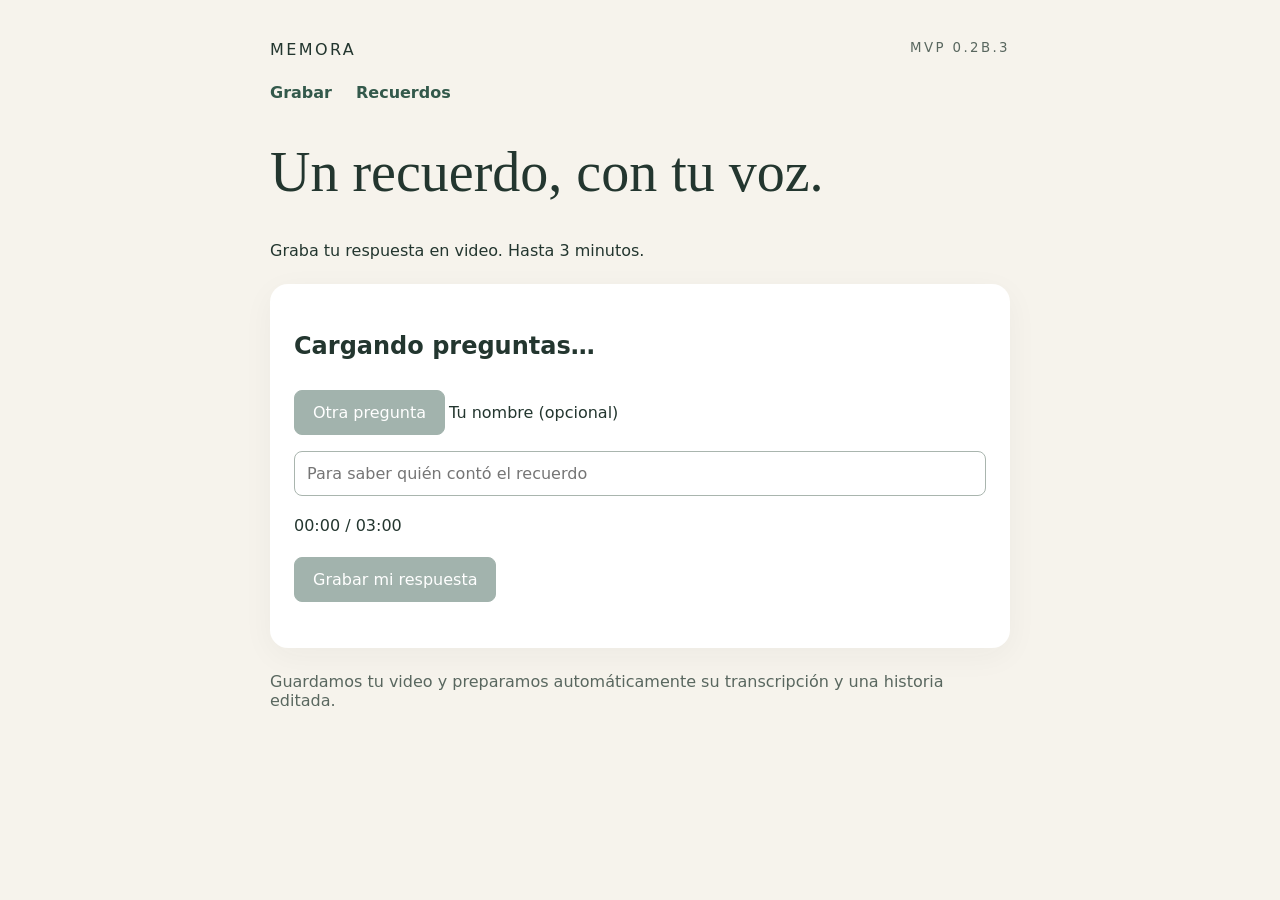
<file: mem/index.html>
<!doctype html>
<html lang="es"><head><meta charset="utf-8"><meta name="viewport" content="width=device-width,initial-scale=1"><title>Memora · Tus recuerdos</title><link rel="stylesheet" href="styles.css?v=0.2B.3"></head>
<body data-page="record"><main><header><span>MEMORA</span><small>MVP 0.2B.3</small></header><nav><a href="index.html">Grabar</a><a href="recuerdos.html">Recuerdos</a></nav><h1>Un recuerdo, con tu voz.</h1><p>Graba tu respuesta en video. Hasta 3 minutos.</p>
<section id="recordingPanel"><h2 id="question">Cargando preguntas…</h2><button id="another" disabled>Otra pregunta</button><label for="participantName">Tu nombre (opcional)</label><input id="participantName" maxlength="80" autocomplete="off" placeholder="Para saber quién contó el recuerdo"><p id="timer">00:00 / 03:00</p><video id="preview" playsinline controls hidden></video><div class="actions"><button id="record" disabled>Grabar mi respuesta</button><button id="stop" hidden>Terminar</button><button id="save" hidden>Guardar video</button><button id="retake" hidden>Grabar otra vez</button></div><p id="notice" role="status" aria-live="polite"></p></section>
<section id="memory" hidden><h2 id="memoryQuestion"></h2><p id="memoryPerson"></p><ol class="progress" aria-label="Progreso de tu recuerdo"><li id="stepSave">1. Guardando video…</li><li id="stepTranscript">2. Transcripción pendiente</li><li id="stepStory">3. Historia editada pendiente</li></ol><p id="status" role="status" aria-live="polite"></p><iframe id="driveVideo" title="Tu video" allow="autoplay; fullscreen" allowfullscreen></iframe><p><a id="driveLink" target="_blank" rel="noopener">Abrir video</a></p>
<h3>Transcripción original</h3><p id="transcript">Tu transcripción aparecerá aquí automáticamente.</p>
<div id="storyPanel"><h3 id="storyTitle">Tu historia editada</h3><p id="storyText">La historia aparecerá después de la transcripción.</p><p id="storyNotice" role="status" aria-live="polite"></p><small id="storyCredit" hidden>Historia editada con IA a partir de tu transcripción. Revísala junto con el video.</small></div>
<button id="retry" hidden>Reintentar transcripción</button><button id="createStory" hidden>Crear historia de este recuerdo</button><button id="retryStory" hidden>Reintentar historia</button><button id="refresh" hidden>Consultar de nuevo</button><button id="newMemory">Grabar otro recuerdo</button></section>
<p id="pageNotice" role="status"></p><div><a id="openMemory" hidden>Abrir página del recuerdo</a><button id="copyMemory" hidden>Copiar enlace</button><p id="linkNotice" role="status"></p></div><footer>Guardamos tu video y preparamos automáticamente su transcripción y una historia editada.</footer></main><script src="config.js"></script><script src="api.js?v=0.2B.3"></script><script src="app.js?v=0.2B.3"></script></body></html>
</file>
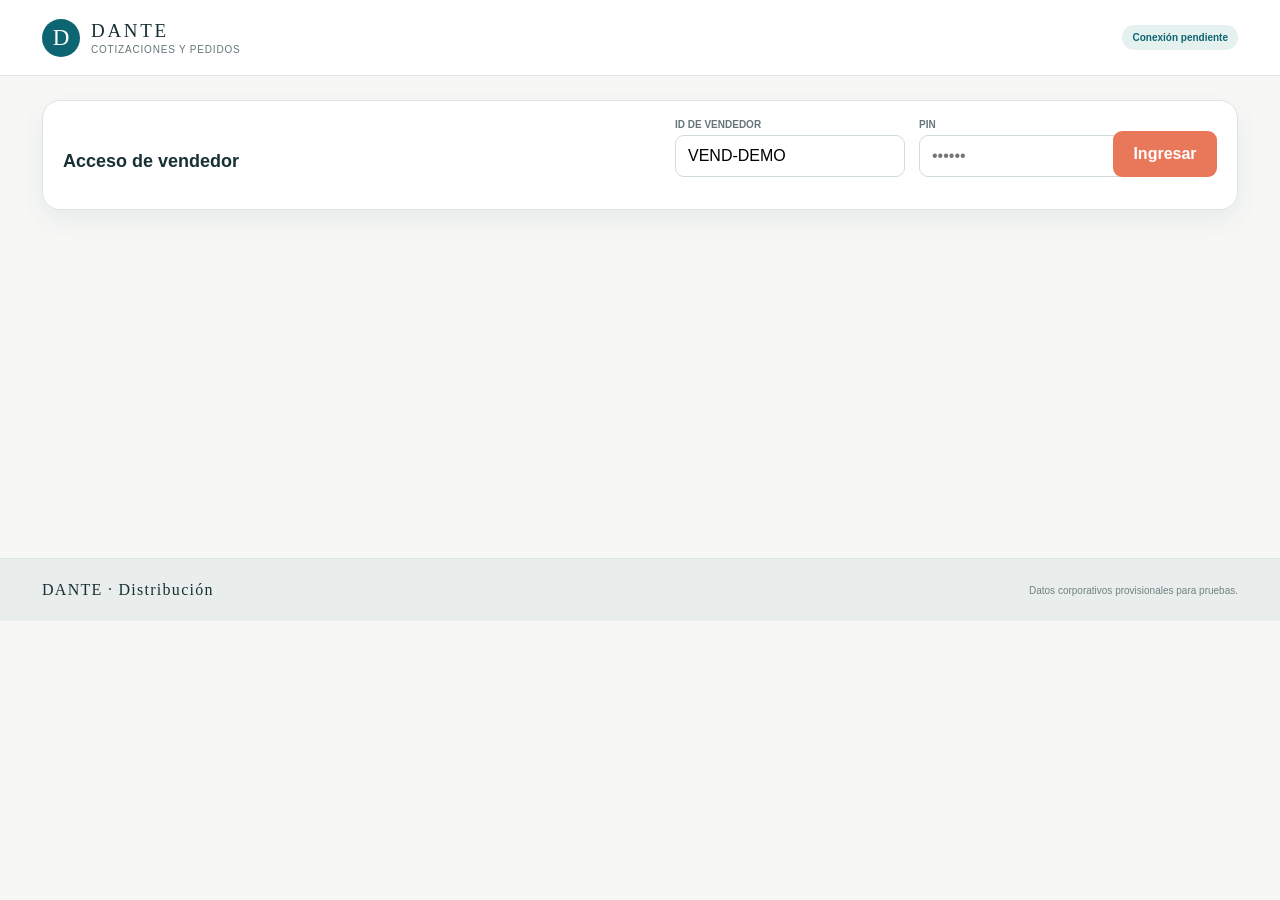
<file: pedidos-dante/index.html>
<!doctype html>
<html lang="es"><head><meta charset="utf-8"><meta name="viewport" content="width=device-width,initial-scale=1"><meta name="description" content="Portal configurable de pedidos para clientes DANTE"><title>DANTE Pedidos Clientes</title><style>

:root{--ink:#183034;--muted:#667578;--teal:#0d6572;--mint:#dff0ed;--line:#dfe7e5;--coral:#e9785b}*{box-sizing:border-box}html{scroll-behavior:smooth}body{margin:0;background:#f7f8f6;color:var(--ink);font-family:Arial,Helvetica,sans-serif}button,input,textarea{font:inherit}button{cursor:pointer}.shell{max-width:1440px;margin:auto;padding-left:42px;padding-right:42px}
.topbar{height:76px;background:#fff;border-bottom:1px solid var(--line);display:flex;align-items:center;justify-content:space-between;padding:0 42px;position:sticky;top:0;z-index:30}.brand{display:flex;align-items:center;gap:11px}.brand-mark{display:grid;place-items:center;width:38px;height:38px;border-radius:50%;background:var(--teal);color:#fff;font:23px Georgia,serif}.brand b{display:block;font:19px Georgia,serif;letter-spacing:.14em}.brand small{display:block;color:var(--muted);font-size:10px;letter-spacing:.08em;text-transform:uppercase;margin-top:2px}.top-actions{display:flex;align-items:center;gap:18px}.text-button{border:0;background:transparent;color:var(--muted);font-size:13px}.download-html{text-decoration:none;color:var(--teal);font-weight:700}.cart-button{border:0;border-radius:999px;background:var(--ink);color:#fff;padding:9px 10px 9px 18px;display:flex;align-items:center;gap:12px}.cart-button b{background:var(--coral);border-radius:50%;display:grid;place-items:center;min-width:29px;height:29px;padding:0 6px}
.hero{background:var(--teal);color:#fff}.hero-inner{padding-top:58px;padding-bottom:58px;display:grid;grid-template-columns:1.15fr .85fr;align-items:end;gap:70px}.eyebrow,.kicker,.final-kicker{font-size:11px;letter-spacing:.18em;font-weight:700}.hero h1{font:58px/.98 Georgia,serif;margin:17px 0}.hero h1 em{font-weight:400;color:#bfe3dc}.hero p{color:#d6ebe7;line-height:1.65;max-width:640px;margin:0;font-size:16px}.hero-summary{background:#ffffff14;border:1px solid #ffffff2b;border-radius:18px;display:grid;grid-template-columns:repeat(3,1fr);overflow:hidden}.hero-summary div{padding:24px;border-right:1px solid #ffffff26}.hero-summary div:last-child{border:0}.hero-summary small{display:block;color:#bfe3dc;font-size:11px;margin-bottom:8px}.hero-summary strong{font-size:22px;white-space:nowrap}
.steps{display:grid;grid-template-columns:repeat(3,1fr);background:#fff;border-bottom:1px solid var(--line)}.steps button{background:#fff;border:0;border-bottom:3px solid transparent;padding:20px;color:#849092;font-weight:700;display:flex;justify-content:center;align-items:center;gap:10px}.steps button span{display:grid;place-items:center;width:25px;height:25px;border-radius:50%;background:#edf1f0;font-size:12px}.steps button.active{color:var(--teal);border-color:var(--teal)}.steps button.active span{background:var(--teal);color:#fff}
.workspace{display:grid;grid-template-columns:minmax(0,1fr) 330px;gap:30px;padding-top:42px;padding-bottom:80px;align-items:start}.section-heading{display:flex;justify-content:space-between;align-items:flex-end;gap:28px;margin-bottom:24px}.kicker{color:var(--coral)}.section-heading h2{font:34px Georgia,serif;margin:6px 0}.section-heading p{margin:0;color:var(--muted);font-size:14px}.search-wrap{background:#fff;border:1px solid var(--line);border-radius:12px;width:360px;height:48px;display:flex;align-items:center;padding:0 13px;gap:9px;box-shadow:0 4px 16px #1432320a}.search-wrap>span{font-size:24px;color:#7a8889;transform:rotate(-20deg)}.search-wrap input{border:0;outline:0;width:100%;color:var(--ink);font-size:13px}.search-wrap kbd{background:#edf2f1;color:var(--muted);border-radius:6px;padding:4px 7px;font:11px Arial}.chips{display:flex;gap:8px;overflow:auto;padding-bottom:16px;margin-bottom:10px}.chips button{white-space:nowrap;border:1px solid var(--line);background:#fff;border-radius:999px;padding:8px 13px;color:var(--muted);font-size:11px;font-weight:700}.chips button.active{background:var(--teal);border-color:var(--teal);color:#fff}.product-grid{display:grid;grid-template-columns:repeat(3,minmax(0,1fr));gap:16px}.product-card{background:#fff;border:1px solid var(--line);border-radius:15px;overflow:hidden;transition:.18s;min-width:0}.product-card:hover{transform:translateY(-2px);box-shadow:0 12px 26px #1e3c3c14}.product-card.selected{border-color:#6ea9a6;box-shadow:0 0 0 2px #0d657214}.product-art{height:130px;background:linear-gradient(145deg,#e9e3d9,#f6f1e9);display:grid;place-items:center;position:relative;color:#8f8375}.product-art>span{font:36px Georgia,serif;opacity:.7}.product-art>small{position:absolute;bottom:11px;font-size:8px;letter-spacing:.12em}.art-sérum{background:linear-gradient(145deg,#d9e9e6,#eef5f3);color:#4f7d79}.art-crema{background:linear-gradient(145deg,#ece2df,#f7efed);color:#a26f64}.art-prote{background:linear-gradient(145deg,#f1e5c5,#faf4e5);color:#9c7c2f}.art-suple{background:linear-gradient(145deg,#e2e7d6,#f2f4eb);color:#778352}.selected-badge{position:absolute;top:10px;right:10px;background:var(--teal);color:#fff;width:25px;height:25px;border-radius:50%;display:grid;place-items:center}.product-info{padding:15px}.product-meta{display:flex;justify-content:space-between;gap:8px;align-items:center}.product-meta span{color:var(--teal);font-size:9px;letter-spacing:.1em;font-weight:700}.product-meta small{color:#99a2a3;font-size:10px}.product-info h3{font-size:14px;line-height:1.35;margin:8px 0;min-height:38px}.product-info code{font:9px Arial;color:#8b9697}.price-rule{display:flex;justify-content:space-between;align-items:center;margin:13px 0 10px}.price-rule strong{font-size:15px}.price-rule span{font-size:9px;color:#7d6948;background:#f5ecdc;padding:5px 7px;border-radius:5px;font-weight:700}.earned{font-size:10px;color:#286b60;background:#e6f3ee;border-radius:6px;padding:6px 8px;margin-bottom:9px}.stepper{display:grid;grid-template-columns:repeat(3,1fr) 38px repeat(3,1fr);gap:3px}.stepper button{border:0;background:#edf2f1;color:#536365;border-radius:5px;padding:8px 0;font-size:9px;font-weight:700}.stepper button:hover:not(:disabled){background:#dce9e7;color:var(--teal)}.stepper button:disabled{opacity:.35;cursor:not-allowed}.stepper output{display:grid;place-items:center;background:var(--ink);color:#fff;border-radius:5px;font-weight:700;font-size:12px}
.order-rail{position:sticky;top:96px;background:#fff;border:1px solid var(--line);border-radius:17px;box-shadow:0 14px 34px #233a3a12;overflow:hidden}.rail-head{padding:18px 20px;background:var(--ink);color:#fff;display:flex;justify-content:space-between;align-items:center}.rail-head span{font-size:10px;letter-spacing:.15em}.rail-head b{font-size:12px;background:#ffffff1f;padding:6px 9px;border-radius:99px}.rail-products{padding:10px 20px;max-height:290px;overflow:auto}.rail-products>div{display:flex;justify-content:space-between;gap:10px;padding:12px 0;border-bottom:1px solid #edf0ef;font-size:11px}.rail-products span{line-height:1.35}.rail-products small{display:block;color:#8b9798;margin-top:4px}.rail-products b{white-space:nowrap;font-size:11px}.more{display:block;text-align:center;padding:10px;color:var(--teal)}.rail-empty{display:flex!important;flex-direction:column;align-items:center;text-align:center;color:var(--muted);padding:35px 10px!important}.rail-empty>span{font-size:25px;border:1px dashed #b5c3c2;border-radius:50%;width:46px;height:46px;display:grid;place-items:center;margin-bottom:10px}.benefits{background:#f0f6f4;margin:10px 15px;padding:14px;border-radius:10px}.benefits>span{font-size:9px;font-weight:700;letter-spacing:.13em;color:var(--teal);display:block;margin-bottom:8px}.benefits>div{display:flex;justify-content:space-between;padding:5px 0}.benefits small{color:#667}.benefits b{font-size:12px}.rail-total{display:flex;justify-content:space-between;align-items:end;padding:12px 20px 4px}.rail-total span{font-size:12px}.rail-total strong{font-size:21px}.primary,.secondary{border:0;border-radius:9px;padding:14px 18px;font-weight:700}.primary{background:var(--coral);color:#fff}.primary:hover{background:#d8654a}.primary:disabled{background:#c8cecc;cursor:not-allowed}.order-rail>.primary{width:calc(100% - 40px);margin:14px 20px 20px}.secondary{background:#e8edec;color:var(--ink)}
.gifts-page,.review-page{padding-top:42px;padding-bottom:80px}.allowance-grid{display:grid;grid-template-columns:1fr 1fr .8fr;gap:16px;margin-bottom:22px}.allowance-card,.rule-card{background:#fff;border:1px solid var(--line);border-radius:14px;padding:20px}.allowance-card>div:first-child{display:flex;justify-content:space-between}.allowance-card span,.rule-card span{font-size:12px;color:var(--muted)}.allowance-card strong,.rule-card strong{font-size:27px}.allowance-card strong small{font-size:10px;color:var(--muted);font-weight:400}.progress{height:7px;background:#e6edeb;border-radius:9px;margin-top:16px;overflow:hidden}.progress i{height:100%;display:block;background:var(--teal)}.allowance-card p,.rule-card small{font-size:10px;color:#7a8788;margin:8px 0 0}.rule-card{display:flex;flex-direction:column;justify-content:center;background:var(--teal);color:#fff}.rule-card span,.rule-card small{color:#d3e9e5}.gift-panel{background:#fff;border:1px solid var(--line);border-radius:16px;overflow:hidden}.gift-tools{padding:17px;display:flex;justify-content:space-between;gap:20px;border-bottom:1px solid var(--line)}.gift-tools .search-wrap{width:280px;height:42px;box-shadow:none}.segmented{display:flex;background:#edf1f0;border-radius:9px;padding:4px}.segmented button{border:0;background:transparent;border-radius:7px;padding:10px 16px;color:#697677;font-size:12px}.segmented button.active{background:#fff;color:var(--teal);box-shadow:0 2px 7px #00000014}.segmented b{margin-left:7px}.gift-list{display:grid;grid-template-columns:1fr 1fr}.gift-row{display:grid;grid-template-columns:47px 1fr auto;gap:12px;align-items:center;padding:14px 18px;border-bottom:1px solid #edf1f0;border-right:1px solid #edf1f0}.gift-row.selected{background:#f1f7f5}.gift-art{width:45px;height:54px;border-radius:8px;background:linear-gradient(145deg,#d8e8e5,#f1f6f4);display:grid;place-items:center;color:var(--teal);font:20px Georgia,serif}.gift-name span{display:block;font-size:8px;letter-spacing:.12em;color:var(--coral);font-weight:700}.gift-name b{font-size:12px;display:block;margin:4px 0}.gift-name small{color:#929c9d;font-size:9px}.gift-stepper{display:grid;grid-template-columns:32px 42px 32px}.gift-stepper button{border:0;background:#e5ecea;color:var(--teal);font-size:18px}.gift-stepper button:first-child{border-radius:7px 0 0 7px}.gift-stepper button:last-child{border-radius:0 7px 7px 0}.gift-stepper output{display:grid;place-items:center;background:var(--ink);color:#fff;font-size:12px}.page-actions{display:flex;justify-content:space-between;margin-top:22px}
.review-grid{display:grid;grid-template-columns:minmax(0,1fr) 360px;gap:22px;align-items:start}.form-card,.final-card,.order-table-wrap{background:#fff;border:1px solid var(--line);border-radius:16px;padding:24px}.form-card h3,.final-card h3,.table-head h3{font:21px Georgia,serif;margin:0 0 20px}.form-grid{display:grid;grid-template-columns:1fr 1fr;gap:16px}.field{display:flex;flex-direction:column;gap:7px}.field.wide{grid-column:1/-1}.field span{font-size:11px;font-weight:700}.field input,.field textarea{border:1px solid #dbe3e1;border-radius:8px;padding:12px;outline:0;background:#fbfcfb}.field input:focus,.field textarea:focus{border-color:var(--teal);box-shadow:0 0 0 3px #0d657214}.field textarea{min-height:90px;resize:vertical}.field small{font-size:9px;color:#8b9798}.final-card{position:sticky;top:96px;background:var(--ink);color:#fff}.final-kicker{color:#7fc0bb}.final-card h3{font-size:25px;margin-top:8px}.final-lines{border-top:1px solid #ffffff1f;border-bottom:1px solid #ffffff1f;padding:11px 0}.final-lines div{display:flex;justify-content:space-between;padding:7px 0}.final-lines span{color:#bbc9c9;font-size:11px}.final-total{padding:19px 0}.final-total span,.final-total small{display:block;color:#b6c4c4;font-size:10px}.final-total strong{display:block;font-size:30px;margin:4px 0}.notice{border-radius:7px;padding:9px;margin-bottom:7px;font-size:10px;background:#4b4939;color:#f4d68a}.download{width:100%;padding:13px 15px;border:0;border-radius:8px;margin-top:8px;text-align:left;font-weight:700}.download span{float:right;font-weight:400}.download.excel{background:var(--coral);color:#fff}.download.csv{background:#fff;color:var(--ink)}.download:disabled{opacity:.35;cursor:not-allowed}.required-note{display:block;text-align:center;color:#d2dada;margin-top:9px}.order-table-wrap{margin-top:22px;padding:0;overflow:hidden}.table-head{padding:18px 22px;display:flex;justify-content:space-between;align-items:center}.table-head h3{margin:0}.table-head span{font-size:11px;background:#edf2f1;padding:6px 9px;border-radius:99px}.order-table-wrap table{width:100%;border-collapse:collapse;font-size:11px}.order-table-wrap th{text-align:left;background:#f1f4f3;padding:10px 14px;color:#687576}.order-table-wrap td{padding:10px 14px;border-top:1px solid #edf0ef}.order-table-wrap th:nth-child(n+4),.order-table-wrap td:nth-child(n+4){text-align:right}.line-type{font-size:8px;letter-spacing:.05em;font-weight:700;border-radius:5px;padding:5px 7px;white-space:nowrap}.t1{background:#e3efed;color:#276a66}.t2{background:#f4ead8;color:#806129}.t3{background:#ece7f4;color:#67578b}.t4{background:#e4edf5;color:#486b87}.empty-table{text-align:center;color:#8c9899;padding:40px}.empty{display:flex;flex-direction:column;align-items:center;padding:70px;color:var(--muted)}
footer{background:#e9eeec;border-top:1px solid var(--line);padding:22px 0}footer .shell{display:flex;justify-content:space-between;align-items:center}footer b{font:16px Georgia,serif;letter-spacing:.08em}footer span{font-size:10px;color:#728082}@media(max-width:1100px){.product-grid{grid-template-columns:repeat(2,1fr)}.hero-inner{grid-template-columns:1fr}.workspace{grid-template-columns:1fr}.order-rail{position:relative;top:auto}.order-rail .rail-products{display:none}.review-grid{grid-template-columns:1fr}.final-card{position:relative;top:auto}}
@media(max-width:720px){.shell{padding-left:16px;padding-right:16px}.topbar{padding:0 16px;height:66px}.brand small,.text-button{display:none}.hero-inner{padding-top:36px;padding-bottom:36px}.hero h1{font-size:40px}.hero-summary{grid-template-columns:1fr 1fr}.hero-summary div{padding:16px}.hero-summary div:last-child{grid-column:1/-1;border-top:1px solid #ffffff26}.steps{padding:0}.steps button{font-size:10px;padding:14px 4px;gap:5px}.workspace,.gifts-page,.review-page{padding-top:28px}.section-heading{display:block}.section-heading h2{font-size:29px}.search-wrap{width:100%;margin-top:18px}.product-grid{grid-template-columns:1fr}.product-art{height:105px}.stepper{grid-template-columns:repeat(3,1fr) 44px repeat(3,1fr)}.stepper button{padding:11px 0}.allowance-grid{grid-template-columns:1fr}.gift-tools{display:block}.gift-tools .search-wrap{width:100%;margin-top:12px}.gift-list{grid-template-columns:1fr}.gift-row{border-right:0}.form-grid{grid-template-columns:1fr}.field.wide{grid-column:auto}.order-table-wrap{overflow:auto}.order-table-wrap table{min-width:760px}.page-actions{gap:10px}.page-actions button{flex:1}footer .shell{display:block}footer span{display:block;margin-top:6px}.hero-summary strong{font-size:18px}}

.portal-shell{width:100%;height:100vh;margin:0;background:#f7f8f6}.portal-frame{display:block;width:100%;height:100%;border:0;background:#f7f8f6}

.offline-pill{font-size:10px;background:#e5f1ee;color:var(--teal);padding:7px 10px;border-radius:99px;font-weight:700}.offline-pill.connected{background:#dff2e7;color:#216b4d}.offline-pill.error{background:#fde7e4;color:#9a3c32}.hidden{display:none!important}.standalone-main{min-height:320px}.top-actions .text-button{padding:8px}.catalog-area{min-width:0}.qty-button{user-select:none}.form-message{margin:10px 0 0;font-size:10px;color:#9a3c32;text-align:center}.success-note{background:#e6f3ee;color:#286b60;padding:12px;border-radius:8px;font-size:12px;margin-bottom:12px}.error-note{background:#fde8e7;color:#913b34;padding:12px;border-radius:8px;font-size:12px;margin-bottom:12px}.topbar .brand{text-decoration:none;color:inherit}.gift-tools .search-wrap{margin-top:0}.order-rail .primary{display:block;text-align:center}.stock-warning{color:#9b6f23;font-weight:700}.field input,.field textarea{width:100%}.topbar .offline-pill{display:inline-flex}.top-actions{flex-wrap:wrap}.review-page .page-actions{justify-content:flex-start}.login-shell{padding-top:24px;padding-bottom:28px}.login-card{background:#fff;border:1px solid #dbe6e3;border-radius:18px;padding:18px 20px;display:flex;align-items:end;gap:14px;box-shadow:0 10px 26px rgba(8,62,73,.07)}.login-card .login-copy{flex:1}.login-card h2{margin:0 0 5px;font-size:18px;color:var(--navy)}.login-card p{margin:0;color:var(--muted);font-size:12px}.login-field{display:grid;gap:5px;min-width:190px}.login-field span{font-size:10px;font-weight:800;color:var(--muted)}.login-field input{border:1px solid #cfdcda;border-radius:9px;padding:11px 12px}.login-card button{min-height:42px}.login-card .login-message{width:100%;font-size:11px}.login-card.logged{align-items:center}.login-card.logged .login-copy b{color:var(--teal)}.sending{opacity:.65;pointer-events:none}.standalone-main.sending:before{content:'Procesando y preparando el documento…';position:fixed;z-index:80;left:50%;top:50%;transform:translate(-50%,-50%);padding:15px 20px;border-radius:10px;background:var(--ink);color:#fff;box-shadow:0 18px 45px #0005;font-weight:700;opacity:1}.hero-inner{padding-top:30px!important;padding-bottom:30px!important;gap:48px!important}.hero h1{font-size:44px!important;margin:10px 0!important}.hero p{font-size:14px!important;line-height:1.5!important}.hero-summary div{padding:18px!important}.product-art>img{position:absolute;inset:0;width:100%;height:100%;object-fit:contain;background:#fff}.quantity-now{display:flex;justify-content:space-between;align-items:center;margin:8px 0 6px;color:var(--muted);font-size:10px}.quantity-now b{color:var(--teal);font-size:13px}.stepper{grid-template-columns:1fr 52px 1fr 1.25fr!important}.chips{flex-wrap:wrap!important;overflow:visible!important}.promo-chip{background:#fff0ec!important;color:#a44731!important;border-color:#f2b7a8!important}.price-rule .price-stack{display:flex;align-items:baseline;gap:7px;flex-wrap:wrap}.price-rule .original-price{text-decoration:line-through;color:#929c9d;font-size:11px;font-weight:400;background:transparent;padding:0}.price-rule .discount-price{color:var(--coral);font-size:17px}.discount-badge{font-size:9px;color:#fff;background:var(--coral);padding:5px 7px;border-radius:5px;font-weight:700}.readonly-field{display:flex;flex-direction:column;gap:7px}.readonly-field span{font-size:11px;font-weight:700}.readonly-field b{min-height:42px;border:1px solid #dbe3e1;border-radius:8px;padding:12px;background:#f0f4f3;font-size:12px}.order-table-wrap.first{margin-top:0;margin-bottom:22px}.locked-message{max-width:620px;margin:42px auto 70px;text-align:center;color:var(--muted)}
@media(max-width:720px){.topbar .offline-pill{display:none}.top-actions{gap:7px}.top-actions .text-button{display:none}.topbar{gap:10px}.gift-tools .search-wrap{margin-top:12px}.login-card{align-items:stretch;flex-direction:column}.login-field{min-width:0}.login-shell{padding-top:14px}}
/* Portal compacto sin fotografías */
.product-card{display:flex}.product-info{display:flex;flex-direction:column;width:100%;padding:18px}.chips button.promo-chip{background:#fff!important;color:var(--muted)!important;border-color:var(--line)!important}.chips button.promo-chip.active{background:var(--teal)!important;color:#fff!important;border-color:var(--teal)!important}
@media(max-width:720px){.product-grid{grid-template-columns:repeat(2,minmax(0,1fr));gap:10px}.product-info{padding:12px}.product-meta{align-items:flex-start}.product-meta span{font-size:8px}.product-meta small{font-size:9px;white-space:nowrap;max-width:58px;overflow:hidden;text-overflow:ellipsis}.product-info h3{font-size:13px;line-height:1.3;min-height:51px;margin:7px 0;overflow-wrap:anywhere}.product-info code{font-size:8px;overflow-wrap:anywhere}.price-rule{display:grid;grid-template-columns:minmax(0,1fr);gap:6px;align-items:start;margin:11px 0 9px}.price-rule>span,.discount-badge{justify-self:start}.price-rule .price-stack{gap:4px}.price-rule .discount-price{font-size:15px}.quantity-now{align-items:flex-end}.quantity-now span{font-size:9px;max-width:90px}.stepper{grid-template-columns:1fr 38px 1fr 1.15fr!important}.stepper button{padding:10px 0;font-size:9px}.earned{font-size:9px;padding:6px}.product-card:hover{transform:none}}
@media(max-width:359px){.product-grid{grid-template-columns:1fr}.product-info h3{min-height:auto}}
.preference-card{background:#fff;border:1px solid var(--line);border-radius:14px;padding:20px}.preference-card span{font-size:12px;color:var(--muted)}.preference-card strong{display:block;font:22px Georgia,serif;margin:7px 0;color:var(--teal)}.preference-card small{font-size:10px;color:#7a8788;line-height:1.45}.sachet-intro{padding:18px 20px;background:#edf6f4;border-bottom:1px solid var(--line);color:#365f5e;font-size:12px;line-height:1.5}.sachet-intro b{color:var(--teal)}.sachet-grid{display:grid;grid-template-columns:repeat(4,minmax(0,1fr));gap:12px;padding:18px}.sachet-card{position:relative;min-height:132px;border:1px solid var(--line);background:#fff;border-radius:13px;padding:15px;text-align:left;color:var(--ink);transition:.16s}.sachet-card:hover{border-color:#82aaa6;box-shadow:0 7px 18px #173b3b12}.sachet-card.selected{background:#eef7f5;border:2px solid var(--teal);padding:14px}.priority-badge{display:inline-flex;align-items:center;justify-content:center;min-width:30px;height:30px;border-radius:99px;background:#e7eeec;color:#6e7c7d;font-size:11px;font-weight:800;margin-bottom:12px}.sachet-card.selected .priority-badge{background:var(--teal);color:#fff}.sachet-card b{display:block;font-size:12px;line-height:1.35;margin-bottom:6px}.sachet-card small{display:block;color:#929c9d;font-size:9px}.priority-actions{display:flex;gap:5px;margin-top:12px}.priority-actions button{border:0;border-radius:6px;background:#dceae7;color:var(--teal);min-width:30px;height:28px;font-weight:800}.priority-actions button.remove-priority{margin-left:auto;background:#f4e8e5;color:#a34f3e}.priority-empty{grid-column:1/-1;padding:38px;text-align:center;color:var(--muted)}.preference-summary{margin-top:14px;padding:12px 14px;border-radius:9px;background:#f0f6f4;font-size:11px;color:#456463}.preference-summary b{color:var(--teal)}
@media(max-width:1000px){.sachet-grid{grid-template-columns:repeat(3,minmax(0,1fr))}}
@media(max-width:720px){.sachet-grid{grid-template-columns:repeat(2,minmax(0,1fr));gap:9px;padding:12px}.sachet-card{min-height:142px;padding:12px}.sachet-card.selected{padding:11px}.sachet-card b{font-size:11px}.sachet-intro{padding:14px;font-size:11px}.allowance-grid{grid-template-columns:1fr}.preference-card{padding:17px}}
/* Regalos compactos: misma familia visual para minis y sachets */
.gift-card-grid{display:grid;grid-template-columns:repeat(6,minmax(0,1fr));gap:8px;padding:12px}.gift-card{position:relative;min-width:0;min-height:118px;border:1px solid var(--line);background:#fff;border-radius:10px;padding:10px;color:var(--ink);overflow:hidden}.gift-card.selected{background:#eef7f5;border:2px solid var(--teal);padding:9px}.gift-card>span:first-child{display:inline-flex;align-items:center;justify-content:center;min-width:24px;height:24px;border-radius:99px;background:#e7eeec;color:#6e7c7d;font-size:9px;font-weight:800;margin-bottom:7px}.gift-card.selected>span:first-child{background:var(--teal);color:#fff}.gift-card b{display:-webkit-box;-webkit-box-orient:vertical;-webkit-line-clamp:3;overflow:hidden;font-size:10px;line-height:1.25;margin-bottom:4px}.gift-card>small{display:block;color:#929c9d;font-size:7px;white-space:nowrap;overflow:hidden;text-overflow:ellipsis}.mini-stepper{display:grid;grid-template-columns:1fr minmax(25px,34px) 1fr;margin-top:9px}.mini-stepper button{border:0;background:#dceae7;color:var(--teal);font-size:15px;height:27px}.mini-stepper button:first-child{border-radius:6px 0 0 6px}.mini-stepper button:last-child{border-radius:0 6px 6px 0}.mini-stepper button:disabled{opacity:.35;cursor:not-allowed}.mini-stepper output{display:grid;place-items:center;background:var(--ink);color:#fff;font-size:10px;font-weight:800}.mini-availability{margin-top:5px;font-size:7px;color:var(--muted)}.density-switch{display:none}.gift-tools-left{display:flex;align-items:center;gap:10px}.gift-tools{align-items:center}
@media(max-width:1000px) and (min-width:721px){.gift-card-grid{grid-template-columns:repeat(6,minmax(0,1fr));gap:6px;padding:10px}.gift-card{padding:8px;min-height:112px}.gift-card.selected{padding:7px}.gift-card b{font-size:9px}.priority-actions{gap:3px}.priority-actions button{min-width:24px;height:25px}}
@media(max-width:720px){.gift-tools-left{display:block}.density-switch{display:flex;align-items:center;gap:4px;margin-top:10px}.density-switch>span{font-size:9px;color:var(--muted);margin-right:3px}.density-switch button{width:34px;height:30px;border:1px solid var(--line);background:#fff;color:var(--muted);border-radius:7px;font-size:10px;font-weight:800}.density-switch button.active{background:var(--teal);border-color:var(--teal);color:#fff}.gift-card-grid{gap:7px;padding:12px}.gift-card-grid.columns-3{grid-template-columns:repeat(3,minmax(0,1fr))}.gift-card-grid.columns-4{grid-template-columns:repeat(4,minmax(0,1fr));gap:5px}.gift-card{min-height:142px;padding:9px 7px 8px;border-radius:10px}.gift-card.selected{padding:8px 6px 7px}.gift-card-grid.columns-4 .gift-card{min-height:125px;padding:7px 5px 6px;border-radius:8px}.gift-card-grid.columns-4 .gift-card.selected{padding:6px 4px 5px}.gift-card>span:first-child{width:26px;min-width:26px;height:26px;font-size:9px;margin-bottom:8px}.gift-card-grid.columns-4 .gift-card>span:first-child{width:22px;min-width:22px;height:22px;font-size:8px;margin-bottom:6px}.gift-card b{font-size:10px;line-height:1.28;-webkit-line-clamp:3}.gift-card-grid.columns-4 .gift-card b{font-size:8px;-webkit-line-clamp:4}.gift-card-grid.columns-4 .gift-card>small{display:none}.priority-actions{gap:3px;margin-top:9px}.priority-actions button{min-width:25px;height:26px;font-size:10px}.gift-card-grid.columns-4 .priority-actions button{min-width:20px;height:23px;padding:0}.mini-stepper{grid-template-columns:1fr minmax(25px,34px) 1fr;margin-top:10px}.mini-stepper button{height:29px;font-size:15px}.gift-card-grid.columns-4 .mini-stepper{grid-template-columns:1fr 23px 1fr;margin-top:8px}.gift-card-grid.columns-4 .mini-stepper button{height:25px;font-size:13px}.gift-card-grid.columns-4 .mini-stepper output{font-size:9px}.gift-card-grid.columns-4 .mini-availability{font-size:6.5px}.sachet-intro{padding:14px;font-size:11px}}
.field select{border:1px solid #dbe3e1;border-radius:8px;padding:12px;outline:0;background:#fbfcfb;width:100%}.field select:focus{border-color:var(--teal);box-shadow:0 0 0 3px #0d657214}.delivery-warning{grid-column:1/-1;background:#fff0ec;border:1px solid #e9785b;color:#913b34;border-radius:9px;padding:12px;font-size:11px;line-height:1.45}
/* Ajustes v1.9 */
.login-card{display:grid!important;grid-template-columns:minmax(210px,1fr) minmax(180px,230px) minmax(140px,180px) max-content;align-items:end!important}.login-card .login-message{grid-column:2/-1}.login-field{min-width:0!important}.login-card button{white-space:nowrap;min-width:104px}.hero-inner{padding-top:20px!important;padding-bottom:20px!important;gap:32px!important}.hero h1{font-size:38px!important;margin:7px 0!important}.hero-summary div{padding:13px 15px!important}.compact-benefits{grid-template-columns:1fr 1fr;max-width:900px}.rail-total small{font-size:8px;color:var(--coral);font-weight:800;letter-spacing:.08em}
@media(max-width:900px){.login-card{grid-template-columns:1fr 1fr}.login-copy{grid-column:1/-1}.login-card .login-message{grid-column:1/-1}}
@media(max-width:720px){.login-card{display:flex!important;align-items:stretch!important}.hero-inner{padding-top:14px!important;padding-bottom:14px!important;gap:14px!important}.hero h1{font-size:30px!important;margin:5px 0!important}.hero p{font-size:12px!important}.hero-summary div{padding:10px!important}.hero-summary small{font-size:9px;margin-bottom:4px}.hero-summary strong{font-size:16px}.gift-card-grid,.gift-card-grid.columns-3{grid-template-columns:repeat(3,minmax(0,1fr))}.compact-benefits{grid-template-columns:1fr}.review-page{padding-left:8px;padding-right:8px}.review-page .section-heading{margin-bottom:14px}.review-page .section-heading h2{font-size:25px}.review-page .order-table-wrap{border-radius:10px}.review-page .order-table-wrap table{min-width:680px;font-size:8px}.review-page .order-table-wrap th,.review-page .order-table-wrap td{padding:6px 5px}.review-page .table-head{padding:12px}.review-page .table-head h3{font-size:17px}.review-page .form-card,.review-page .final-card{padding:15px;border-radius:11px}.review-page .review-grid{gap:12px}.review-page .form-grid{gap:10px}.review-page .readonly-field b,.review-page .field input,.review-page .field select,.review-page .field textarea{padding:9px}.review-page .field textarea{min-height:70px}.review-page .final-card h3{font-size:21px;margin-bottom:12px}.review-page .final-total{padding:12px 0}.review-page .final-total strong{font-size:25px}}
/* Regalos móviles aún más compactos */
@media(max-width:720px){.gift-card-grid{gap:5px;padding:9px}.gift-card{min-height:112px;padding:6px 5px;border-radius:8px}.gift-card.selected{padding:5px 4px}.gift-card>span:first-child{width:21px;min-width:21px;height:21px;font-size:8px;margin-bottom:5px}.gift-card b{font-size:9px;line-height:1.2;-webkit-line-clamp:3;margin-bottom:4px}.gift-card>small{font-size:6.5px}.mini-stepper{grid-template-columns:1fr 24px 1fr;margin-top:7px}.mini-stepper button{height:24px;font-size:13px}.mini-stepper output{font-size:9px}.mini-availability{margin-top:5px;font-size:6.5px}.priority-actions{gap:2px;margin-top:6px}.priority-actions button{min-width:21px;height:22px;padding:0;font-size:9px}.sachet-intro{padding:10px 12px;font-size:10px}}
/* Limpiar pedido debe permanecer visible y pulsable en cualquier orientación móvil. */
@media(max-width:720px){.topbar{padding-left:10px;padding-right:10px;gap:7px}.top-actions{gap:5px;flex-wrap:nowrap}.top-actions #resetBtn{display:inline-flex!important;align-items:center;justify-content:center;min-height:36px;padding:7px 8px;border:1px solid var(--line);border-radius:8px;background:#fff;color:var(--teal);font-size:10px;font-weight:700;line-height:1.05;white-space:nowrap;touch-action:manipulation;position:relative;z-index:2}.cart-button{padding:7px 8px 7px 10px;gap:6px}.cart-button span{font-size:10px}.cart-button b{min-width:25px;height:25px}.brand{gap:7px}.brand b{font-size:16px}.brand-mark{width:34px;height:34px}}
@media(max-width:390px){.top-actions #resetBtn{max-width:55px;padding:6px 5px;font-size:9px;white-space:normal}.cart-button span{display:none}.brand-mark{width:32px;height:32px}.brand b{font-size:15px}}
.document-actions{display:grid;gap:8px}.quote-button{background:#fff;color:var(--ink);border:1px solid #fff}.order-button{background:var(--coral);color:#fff}.share-card{margin-top:12px;padding:13px;border-radius:10px;background:#ffffff12;border:1px solid #ffffff2d}.share-card b{display:block;font-size:12px}.share-card small{display:block;color:#c8d6d6;margin:4px 0 10px}.share-phone{width:100%;border:0;border-radius:7px;padding:9px;margin-bottom:7px}.share-buttons{display:grid;grid-template-columns:1fr 1fr;gap:6px}.share-buttons button,.share-buttons a{border:0;border-radius:7px;padding:9px 7px;text-align:center;text-decoration:none;font-size:10px;font-weight:700;background:#fff;color:var(--ink)}.share-buttons .wa{background:#25d366;color:#083b20}.origin-note{background:#e5f2ef;color:#215e58;padding:9px;border-radius:8px;font-size:10px;margin-bottom:9px}
.dashboard{padding-top:34px;padding-bottom:70px}.dashboard-head{display:flex;justify-content:space-between;gap:24px;align-items:center;margin-bottom:24px}.dashboard-head h1{font:38px Georgia,serif;margin:5px 0}.dashboard-head p{margin:0;color:var(--muted)}.dashboard-stats{display:grid;grid-template-columns:repeat(3,1fr);gap:12px;margin-bottom:20px}.stat-card{background:#fff;border:1px solid var(--line);border-radius:14px;padding:18px}.stat-card small{color:var(--muted);display:block;margin-bottom:7px}.stat-card strong{font:28px Georgia,serif;color:var(--teal)}.quote-panel{background:#fff;border:1px solid var(--line);border-radius:16px;overflow:hidden}.quote-panel-head{display:flex;justify-content:space-between;align-items:center;gap:16px;padding:18px 20px;border-bottom:1px solid var(--line)}.quote-panel-head h2{font:24px Georgia,serif;margin:0}.quote-table{width:100%;border-collapse:collapse;font-size:12px}.quote-table th,.quote-table td{padding:13px 16px;text-align:left;border-bottom:1px solid #edf1f0}.quote-table th{background:#f1f4f3;color:var(--muted)}.quote-table td:nth-child(4),.quote-table td:nth-child(5){text-align:right}.quote-actions{display:flex;gap:6px}.quote-actions button,.quote-actions a{border:0;border-radius:7px;padding:7px 9px;text-decoration:none;background:#e8f1ef;color:var(--teal);font-size:10px;font-weight:700}.quote-empty{padding:42px;text-align:center;color:var(--muted)}.manual-price{margin:8px 0;padding:9px;border:1px solid #dfe7e5;border-radius:8px;background:#f8faf9}.manual-price label{display:flex;justify-content:space-between;align-items:center;gap:8px;font-size:9px;color:var(--muted)}.manual-price input{width:95px;border:1px solid #cfdcda;border-radius:6px;padding:7px;text-align:right}.manual-price small{display:block;margin-top:5px;color:var(--teal);font-weight:700}.manual-price.invalid{border-color:#d8654a;background:#fff0ec}.field select{width:100%;border:1px solid #dbe3e1;border-radius:8px;padding:12px;background:#fbfcfb}.new-client-box{grid-column:1/-1;display:grid;grid-template-columns:1fr 1fr;gap:12px;padding:14px;border-radius:10px;background:#f0f6f4}.new-client-box .wide{grid-column:1/-1}.client-hint{grid-column:1/-1;font-size:10px;color:var(--teal)}.busy-copy{font-size:10px;color:#c8d6d6;margin-top:8px}.dashboard-button{white-space:nowrap}
@media(max-width:720px){.dashboard-head{align-items:stretch;flex-direction:column}.dashboard-head h1{font-size:30px}.dashboard-stats{grid-template-columns:1fr 1fr}.dashboard-stats .stat-card:last-child{grid-column:1/-1}.quote-panel{overflow:auto}.quote-table{min-width:720px}.new-client-box{grid-template-columns:1fr}.new-client-box .wide{grid-column:auto}.manual-price label{display:block}.manual-price input{width:100%;margin-top:5px}.dashboard-button{width:100%}}
</style><script>window.DANTE_CONFIG=window.DANTE_CONFIG||{apiUrl:"",mode:"demo"};</script><script src="config.js"></script></head>
<body>
<header class="topbar"><a class="brand" href="#"><span class="brand-mark">D</span><span><b>DANTE</b><small>Cotizaciones y pedidos</small></span></a><div class="top-actions"><span class="offline-pill" id="connectionStatus">Sin conexión</span><button type="button" class="text-button" id="resetBtn" aria-label="Limpiar pedido">Limpiar pedido</button><button type="button" class="cart-button" id="cartBtn"><span>Documento</span><b id="cartCount">0</b></button></div></header>
<section class="shell login-shell"><div class="login-card" id="loginCard"><div class="login-copy"><h2>Acceso de vendedor</h2><p>Usa VEND-DEMO y el PIN configurado en el Sheet.</p></div><label class="login-field"><span>ID DE VENDEDOR</span><input id="loginId" autocomplete="username" value="VEND-DEMO"></label><label class="login-field"><span>PIN</span><input id="loginPin" type="password" inputmode="numeric" autocomplete="current-password" placeholder="••••••"></label><button class="primary" id="loginBtn">Ingresar</button></div></section>
<section class="hero hidden" id="hero"><div class="hero-inner shell"><div><span class="eyebrow">COTIZACIÓN Y PEDIDO DIGITAL</span><h1>Captura una vez.<br><em>Cotiza y confirma.</em></h1><p>Selecciona productos y beneficios. Genera una cotización o conviértela en pedido sin volver a capturar.</p></div><div class="hero-summary"><div><small>Productos elegidos</small><strong id="heroSkus">0</strong></div><div><small>Unidades facturadas</small><strong id="heroUnits">0</strong></div><div><small>Subtotal · MÁS IVA</small><strong id="heroSubtotal">$0.00</strong></div></div></div></section>
<nav class="steps shell hidden" id="steps"><button data-step="productos"><span>1</span>Productos</button><button data-step="regalos"><span>2</span>Minis y Sachets</button><button data-step="resumen"><span>3</span>Revisa y envía</button></nav>
<div id="app" class="standalone-main"></div>
<footer><div class="shell"><b>DANTE · Distribución</b><span>Datos corporativos provisionales para pruebas.</span></div></footer>
<script>
let PRODUCTS=[];let MINIS=[];let SACHETS=[];
let RULES={sachetsPerSerum:15,sachetsPerCream:5,miniBaseSerum:12,miniGiftSerum:2,miniBaseCream:20,miniGiftCream:2,bonusPrice:.01,currency:"MXN"};
(function(){
  "use strict";
  var EXPECTED_BACKEND_VERSION='2.2-pdf-descargable-precio-fijo';
  var STORAGE_KEY='dante-commercial-v2-1';
  var money=new Intl.NumberFormat('es-MX',{style:'currency',currency:'MXN'});
  var blankMeta={contact:'',folio:'',requested:'',shippingState:'ESTÁNDAR',notes:'',validityDays:7};
  var blankClient={name:'',contact:'',emailTo:'',emailCc:'',whatsapp:'',delivery:'',state:'Ciudad de México'};
  var config=window.DANTE_CONFIG||{apiUrl:'',mode:'connected'};
  var state={step:'panel',search:'',category:'Todos',giftKind:'MINI',giftSearch:'',quantities:{},giftQty:{},sachetPriorities:[],meta:Object.assign({},blankMeta),newClient:Object.assign({},blankClient),clientSelection:'',clients:[],quotes:[],seller:null,token:'',backendVersion:'',idempotencyKey:'',quoteKey:'',sourceQuoteId:'',documentResult:null,submitMessage:'',submitError:''};
  try{var saved=JSON.parse(localStorage.getItem(STORAGE_KEY)||'{}');state=Object.assign(state,saved);state.meta=Object.assign({},blankMeta,state.meta||{});state.newClient=Object.assign({},blankClient,state.newClient||{});state.token='';state.seller=null;state.step='panel';}catch(_){ }
  var app=document.getElementById('app'),searchTimer;
  function esc(v){return String(v==null?'':v).replace(/[&<>"']/g,function(c){return{'&':'&amp;','<':'&lt;','>':'&gt;','"':'&quot;',"'":'&#39;'}[c]})}
  function setConnectionStatus(text,kind){var el=document.getElementById('connectionStatus');el.textContent=text;el.className='offline-pill '+(kind||'')}
  function save(){try{localStorage.setItem(STORAGE_KEY,JSON.stringify(state))}catch(_){ }}
  function markOrderDirty(){state.idempotencyKey='';state.quoteKey='';state.documentResult=null;state.submitMessage='';state.submitError=''}
  function beginFreshOrder(){state.step='productos';state.search='';state.category='Todos';state.giftKind='MINI';state.giftSearch='';state.quantities={};state.giftQty={};state.sachetPriorities=[];state.meta=Object.assign({},blankMeta);state.newClient=Object.assign({},blankClient);state.clientSelection=state.clients.length?state.clients[0].id:'NUEVO';state.idempotencyKey='';state.quoteKey='';state.sourceQuoteId='';state.documentResult=null;state.submitMessage='';state.submitError='';save()}
  function goDashboard(){state.step='panel';state.submitError='';state.submitMessage='';state.documentResult=null;syncHash(true);render()}
  async function api(action,payload){if(!config.apiUrl)throw new Error('Falta configurar la URL de Apps Script en config.js.');var response=await fetch(config.apiUrl,{method:'POST',headers:{'Content-Type':'text/plain;charset=utf-8'},body:JSON.stringify(Object.assign({action:action},payload||{})),redirect:'follow'});if(!response.ok)throw new Error('No fue posible comunicarse con el servicio ('+response.status+').');var result=await response.json();if(!result.ok)throw new Error(result.error||'La solicitud no pudo completarse.');return result}
  function renderLogin(){var card=document.getElementById('loginCard');if(!card)return;if(state.token&&state.seller){card.className='login-card logged';card.innerHTML='<div class="login-copy"><h2>Sesión comercial</h2><p><b>'+esc(state.seller.name)+'</b> · '+esc(state.seller.id)+'</p></div><button class="secondary" id="dashboardBtn">Panel</button><button class="secondary" id="logoutBtn">Salir</button>';setConnectionStatus('Conectado · API '+state.backendVersion,'connected');return}if(!config.apiUrl){card.innerHTML='<div class="login-copy"><h2>Configura la conexión</h2><p>Pega la URL /exec del nuevo proyecto de Apps Script en config.js.</p></div>';setConnectionStatus('Sin conexión','error');return}card.className='login-card';card.innerHTML='<div class="login-copy"><h2>Acceso de vendedor</h2></div><label class="login-field"><span>ID DE VENDEDOR</span><input id="loginId" autocomplete="username" value="VEND-DEMO"></label><label class="login-field"><span>PIN</span><input id="loginPin" type="password" inputmode="numeric" autocomplete="current-password" placeholder="••••••"></label><button class="primary" id="loginBtn">Ingresar</button><div class="login-message" id="loginMessage"></div>';setConnectionStatus('Conexión pendiente','')}
  async function login(){var btn=document.getElementById('loginBtn'),msg=document.getElementById('loginMessage'),id=(document.getElementById('loginId')||{}).value,pin=(document.getElementById('loginPin')||{}).value;if(!id||!pin){if(msg)msg.textContent='Completa ID de vendedor y PIN.';return}btn.disabled=true;btn.textContent='Validando…';try{var result=await api('login',{sellerId:id,pin:pin});if(result.backendVersion!==EXPECTED_BACKEND_VERSION)throw new Error('Apps Script desactualizado. Esperada: '+EXPECTED_BACKEND_VERSION+'; recibida: '+(result.backendVersion||'sin identificar')+'.');state.token=result.token;state.seller=result.seller;state.clients=result.clients||[];state.quotes=result.quotes||[];state.backendVersion=result.backendVersion;PRODUCTS=result.catalog||[];MINIS=(result.gifts||[]).filter(function(g){return g.type==='MINI'});SACHETS=(result.gifts||[]).filter(function(g){return g.type==='SACHET'});RULES=Object.assign({},RULES,result.rules||{});state.step='panel';state.clientSelection=state.clients.length?state.clients[0].id:'NUEVO';save();renderLogin();render()}catch(error){if(msg)msg.textContent=error.message;setConnectionStatus('Error de acceso','error');btn.disabled=false;btn.textContent='Ingresar'}}
  function logout(){state.token='';state.seller=null;state.clients=[];state.quotes=[];state.backendVersion='';state.step='panel';state.quantities={};state.giftQty={};state.sachetPriorities=[];state.meta=Object.assign({},blankMeta);localStorage.removeItem(STORAGE_KEY);syncHash(true);renderLogin();render()}
  function calc(){var ordered=PRODUCTS.filter(function(p){return(state.quantities[p.sku]||0)>0});var paidUnits=ordered.reduce(function(s,p){return s+state.quantities[p.sku]},0);var subtotal=ordered.reduce(function(s,p){return s+state.quantities[p.sku]*Number(p.price)},0);var bonusUnits=ordered.reduce(function(s,p){return s+Math.floor(state.quantities[p.sku]/p.buy)*p.gift},0);var serumUnits=ordered.filter(function(p){return p.eligible==='SÉRUM'}).reduce(function(s,p){return s+state.quantities[p.sku]},0);var creamUnits=ordered.filter(function(p){return p.eligible==='CREMA'}).reduce(function(s,p){return s+state.quantities[p.sku]},0);var miniAllowanceSerum=Math.floor(serumUnits/RULES.miniBaseSerum)*RULES.miniGiftSerum,miniAllowanceCream=Math.floor(creamUnits/RULES.miniBaseCream)*RULES.miniGiftCream,miniAllowance=miniAllowanceSerum+miniAllowanceCream;var miniSelected=MINIS.reduce(function(s,g){return s+(state.giftQty[g.sku]||0)},0),sachetSelected=state.sachetPriorities.length;return{ordered:ordered,paidUnits:paidUnits,subtotal:subtotal,bonusUnits:bonusUnits,miniAllowance:miniAllowance,miniSelected:miniSelected,sachetSelected:sachetSelected,total:subtotal+(bonusUnits+miniSelected)*RULES.bonusPrice}}
  function trimGifts(items,limit){var used=0;items.forEach(function(g){var q=Math.max(0,state.giftQty[g.sku]||0),keep=Math.min(q,g.stock==null?q:g.stock,Math.max(0,limit-used));state.giftQty[g.sku]=keep;used+=keep})}
  function normalize(){var c=calc();trimGifts(MINIS,c.miniAllowance);var valid=new Set(SACHETS.map(function(g){return g.sku}));state.sachetPriorities=(state.sachetPriorities||[]).filter(function(sku,index,list){return valid.has(sku)&&list.indexOf(sku)===index})}
  function summaryLine(label,value){return'<div><small>'+label+'</small><b>'+value+'</b></div>'}
  function dashboardView(){var total=state.quotes.reduce(function(s,q){return s+Number(q.total||0)},0);var rows=state.quotes.map(function(q){return'<tr><td><b>'+esc(q.id)+'</b><br><small>V'+q.version+' · '+esc(q.created)+'</small></td><td>'+esc(q.clientName)+'</td><td>'+esc(q.validUntil)+'</td><td>'+money.format(Number(q.total||0))+'</td><td>'+esc(q.status)+'</td><td><div class="quote-actions"><button data-action="loadQuote" data-id="'+esc(q.id)+'" data-mode="convert">Abrir</button><button data-action="loadQuote" data-id="'+esc(q.id)+'" data-mode="edit">Editar</button>'+(q.pdfUrl?'<a href="'+esc(q.pdfUrl)+'" target="_blank" rel="noopener">PDF</a>':'')+'</div></td></tr>'}).join('');return'<section class="shell dashboard"><div class="dashboard-head"><div><span class="kicker">PANEL COMERCIAL</span><h1>Hola, '+esc(state.seller.name)+'</h1><p>Cotizaciones vigentes, edición versionada y conversión a pedido.</p></div><button class="primary dashboard-button" data-action="newQuote">＋ Nueva cotización</button></div><div class="dashboard-stats"><div class="stat-card"><small>Cotizaciones vigentes</small><strong>'+state.quotes.length+'</strong></div><div class="stat-card"><small>Valor vigente con IVA</small><strong>'+money.format(total)+'</strong></div><div class="stat-card"><small>Clientes disponibles</small><strong>'+state.clients.length+'</strong></div></div><div class="quote-panel"><div class="quote-panel-head"><h2>Cotizaciones por atender</h2><button class="secondary" data-action="refreshQuotes">Actualizar</button></div>'+(rows?'<table class="quote-table"><thead><tr><th>Cotización</th><th>Cliente</th><th>Vigencia</th><th>Total</th><th>Estado</th><th>Acciones</th></tr></thead><tbody>'+rows+'</tbody></table>':'<div class="quote-empty"><b>No hay cotizaciones vigentes.</b><br>Genera una nueva para comenzar.</div>')+'</div></section>'}
  function renderHeader(c){document.getElementById('cartCount').textContent=c.paidUnits;document.getElementById('heroSkus').textContent=c.ordered.length;document.getElementById('heroUnits').textContent=c.paidUnits;document.getElementById('heroSubtotal').textContent=money.format(c.subtotal);document.querySelectorAll('#steps button').forEach(function(b){b.classList.toggle('active',b.dataset.step===state.step)})}
  function productCard(p){var q=state.quantities[p.sku]||0,bonus=Math.floor(q/p.buy)*p.gift,hasPromo=Number(p.discountPercent)>0&&Number(p.originalPrice)>Number(p.price),priceHtml=hasPromo?'<div class="price-stack"><span class="original-price">'+money.format(p.originalPrice)+'</span><strong class="discount-price">'+money.format(p.price)+'</strong></div><b class="discount-badge">−'+Number(p.discountPercent).toFixed(Number(p.discountPercent)%1?1:0)+'%</b>':'<strong>'+money.format(p.price)+'</strong>';return'<article class="product-card '+(q?'selected':'')+'"><div class="product-info"><div class="product-meta"><span>'+esc(p.category)+'</span><small>'+esc(p.format||'Formato original')+'</small></div><h3>'+esc(p.name)+'</h3><code>'+esc(p.sku)+'</code><div class="price-rule">'+priceHtml+'<span>Compra '+p.buy+' + '+p.gift+'</span></div>'+(bonus?'<div class="earned">+'+bonus+' original(es) bonificado(s)</div>':'')+'<div class="quantity-now"><span>Cantidad</span><b>'+q+'</b></div><div class="stepper"><button data-action="product" data-sku="'+esc(p.sku)+'" data-delta="-1" '+(!q?'disabled':'')+'>−</button><output>'+q+'</output><button data-action="product" data-sku="'+esc(p.sku)+'" data-delta="1">+</button><button data-action="product" data-sku="'+esc(p.sku)+'" data-delta="10">+10</button></div></div></article>'}
  function productsView(c){var tags=Array.from(new Set(PRODUCTS.flatMap(function(p){return p.tags||[]}))).filter(Boolean),categories=['Todos','Promociones'].concat(Array.from(new Set(PRODUCTS.map(function(p){return p.category}))),tags);var query=state.search.trim().toLowerCase(),filtered=PRODUCTS.filter(function(p){var ok=state.category==='Todos'||(state.category==='Promociones'&&p.specialPromo)||p.category===state.category||(p.tags||[]).includes(state.category);return ok&&(!query||(p.name+' '+p.sku+' '+p.category).toLowerCase().includes(query))});var rail=c.ordered.map(function(p){return'<div><span>'+esc(p.name)+'<small>'+state.quantities[p.sku]+' piezas</small></span><b>'+money.format(state.quantities[p.sku]*Number(p.price))+'</b></div>'}).join('');return'<section class="shell workspace"><div class="catalog-area"><div class="section-heading"><div><span class="kicker">PASO 1</span><h2>Selecciona productos originales</h2><p>Se aplican automáticamente los precios y promociones vigentes.</p></div><div class="search-wrap"><span>⌕</span><input id="productSearch" placeholder="Buscar producto o SKU" value="'+esc(state.search)+'"><kbd>'+filtered.length+'</kbd></div></div><div class="chips">'+categories.map(function(cat){return'<button data-action="category" data-category="'+esc(cat)+'" class="'+(state.category===cat?'active ':'')+(cat==='Promociones'?'promo-chip':'')+'">'+esc(cat)+'</button>'}).join('')+'</div><div class="product-grid">'+filtered.map(productCard).join('')+'</div></div><aside class="order-rail"><div class="rail-head"><span>RESUMEN EN VIVO</span><b>'+c.ordered.length+' SKU</b></div><div class="rail-products">'+(rail||'<div class="rail-empty"><span>＋</span><b>Cotización vacía</b></div>')+'</div><div class="benefits"><span>BENEFICIOS</span>'+summaryLine('Bonif. original','+'+c.bonusUnits)+summaryLine('Minis disponibles',c.miniAllowance)+summaryLine('Sachets','Prioridades')+'</div><div class="rail-total"><span>Subtotal<br><small>MÁS IVA</small></span><strong>'+money.format(c.subtotal)+'</strong></div><button class="primary" data-action="step" data-step="regalos" '+(!c.ordered.length?'disabled':'')+'>Elegir Minis y Sachets →</button></aside></section>'}
  function allowance(label,selected,total,detail){var pct=total?Math.min(100,selected/total*100):0;return'<div class="allowance-card"><div><span>'+label+' disponibles</span><strong>'+(total-selected)+'<small> restantes</small></strong></div><div class="progress"><i style="width:'+pct+'%"></i></div><p>'+selected+' seleccionados de '+total+' · '+detail+'</p></div>'}
  function miniCard(g,c){var q=state.giftQty[g.sku]||0,stockLeft=g.stock==null?null:Math.max(0,g.stock-q),canAdd=c.miniSelected<c.miniAllowance&&(stockLeft==null||stockLeft>0);return'<article class="gift-card mini-card '+(q?'selected':'')+'"><span>'+(q||'M')+'</span><b>'+esc(g.name)+'</b><small>'+esc(g.sku)+'</small><div class="mini-stepper"><button data-action="gift" data-sku="'+esc(g.sku)+'" data-delta="-1" '+(!q?'disabled':'')+'>−</button><output>'+q+'</output><button data-action="gift" data-sku="'+esc(g.sku)+'" data-delta="1" '+(!canAdd?'disabled':'')+'>+</button></div><div class="mini-availability">'+(g.stock!=null?'Stock '+g.stock:'Sin control de stock')+'</div></article>'}
  function sachetCard(g){var index=state.sachetPriorities.indexOf(g.sku),selected=index>=0;return'<article class="gift-card sachet-card '+(selected?'selected':'')+'" style="order:'+(selected?index:1000)+'" data-action="priorityToggle" data-sku="'+esc(g.sku)+'" role="button" tabindex="0"><span>'+(selected?'P'+(index+1):'＋')+'</span><b>'+esc(g.name)+'</b><small>'+esc(g.sku)+'</small>'+(selected?'<div class="priority-actions"><button data-action="priorityMove" data-sku="'+esc(g.sku)+'" data-direction="-1" '+(index===0?'disabled':'')+'>↑</button><button data-action="priorityMove" data-sku="'+esc(g.sku)+'" data-direction="1" '+(index===state.sachetPriorities.length-1?'disabled':'')+'>↓</button><button data-action="priorityRemove" data-sku="'+esc(g.sku)+'">×</button></div>':'')+'</article>'}
  function giftsView(c){var isMini=state.giftKind==='MINI',items=isMini?MINIS:SACHETS,query=state.giftSearch.toLowerCase();if(!isMini){var priorityIndex=new Map(state.sachetPriorities.map(function(sku,index){return[sku,index]}));items=items.slice().sort(function(a,b){var ai=priorityIndex.has(a.sku)?priorityIndex.get(a.sku):-1,bi=priorityIndex.has(b.sku)?priorityIndex.get(b.sku):-1;return ai>=0&&bi>=0?ai-bi:ai>=0?-1:bi>=0?1:0})}items=items.filter(function(g){return g.name.toLowerCase().includes(query)});var grid='<div class="gift-card-grid columns-3">'+items.map(function(g){return isMini?miniCard(g,c):sachetCard(g)}).join('')+'</div>';var rule=RULES.miniGiftSerum+' minis por cada '+RULES.miniBaseSerum+' sérums · '+RULES.miniGiftCream+' por cada '+RULES.miniBaseCream+' cremas';return'<section class="shell gifts-page"><div class="section-heading"><div><span class="kicker">PASO 2</span><h2>Elige Minis y Sachets</h2></div></div><div class="allowance-grid compact-benefits"><div class="preference-card"><span>Sachets</span><strong>Por orden de preferencia</strong><small>Los seleccionados pasan al inicio como P1, P2, P3…</small></div>'+allowance('Minis',c.miniSelected,c.miniAllowance,rule)+'</div><div class="gift-panel"><div class="gift-tools"><div class="segmented"><button data-action="giftKind" data-kind="MINI" class="'+(isMini?'active':'')+'">Minis <b>'+c.miniSelected+'/'+c.miniAllowance+'</b></button><button data-action="giftKind" data-kind="SACHET" class="'+(!isMini?'active':'')+'">Sachets <b>'+c.sachetSelected+'</b></button></div><div class="search-wrap"><span>⌕</span><input id="giftSearch" placeholder="Buscar regalo" value="'+esc(state.giftSearch)+'"></div></div><div class="sachet-intro">'+(isMini?'Elige cantidades dentro del cupo.':'Haz clic en orden de prioridad.')+'</div>'+grid+'</div><div class="page-actions"><button class="secondary" data-action="step" data-step="productos">← Productos</button><button class="primary" data-action="step" data-step="resumen">Revisar →</button></div></section>'}
  function field(key,label,type,placeholder,wide){return'<label class="field '+(wide?'wide':'')+'"><span>'+label+'</span><input data-meta="'+key+'" type="'+(type||'text')+'" value="'+esc(state.meta[key])+'" placeholder="'+esc(placeholder||'')+'"></label>'}
  function shippingStateField(){var states=['ESTÁNDAR','Aguascalientes','Baja California','Baja California Sur','Campeche','Chiapas','Chihuahua','Ciudad de México','Coahuila','Colima','Durango','Estado de México','Guanajuato','Guerrero','Hidalgo','Jalisco','Michoacán','Morelos','Nayarit','Nuevo León','Oaxaca','Puebla','Querétaro','Quintana Roo','San Luis Potosí','Sinaloa','Sonora','Tabasco','Tamaulipas','Tlaxcala','Veracruz','Yucatán','Zacatecas'];return'<label class="field wide"><span>Estado de entrega</span><select data-meta="shippingState">'+states.map(function(s){return'<option '+(s===state.meta.shippingState?'selected':'')+'>'+esc(s)+'</option>'}).join('')+'</select><small>ESTÁNDAR usa la dirección registrada del cliente.</small></label>'}
  function selectedClient(){return state.clients.find(function(c){return c.id===state.clientSelection})||null}
  function clientSelector(){var options=state.clients.map(function(c){return'<option value="'+esc(c.id)+'" '+(c.id===state.clientSelection?'selected':'')+'>'+esc(c.name)+' · '+esc(c.id)+'</option>'}).join('');var current=selectedClient(),newBox=state.clientSelection==='NUEVO'?'<div class="new-client-box"><div class="client-hint"><b>Cliente nuevo.</b> Se agregará a la pestaña CLIENTES al generar la cotización o pedido.</div>'+newClientField('name','Razón social / nombre',true)+newClientField('contact','Contacto')+newClientField('whatsapp','WhatsApp con país')+newClientField('emailTo','Correo PARA')+newClientField('emailCc','Correo CC')+newClientField('delivery','Dirección de entrega',true)+'</div>':'';return'<label class="field wide"><span>Cliente</span><select id="clientSelect"><option value="NUEVO" '+(state.clientSelection==='NUEVO'?'selected':'')+'>＋ Agregar cliente nuevo</option>'+options+'</select></label>'+(current?'<div class="client-hint"><b>'+esc(current.contact||'Sin contacto')+'</b> · WhatsApp '+esc(current.whatsapp||'sin registrar')+' · '+esc(current.emailTo||'sin correo')+'</div>':'')+newBox}
  function newClientField(key,label,wide){return'<label class="field '+(wide?'wide':'')+'"><span>'+label+'</span><input data-client="'+key+'" value="'+esc(state.newClient[key])+'"></label>'}
  function clientPayload(){if(state.clientSelection!=='NUEVO')return{id:state.clientSelection};return Object.assign({id:'NUEVO'},state.newClient)}
  function lines(c){var originals=c.ordered.map(function(p){return{order:1,type:'ORIGINAL',sku:p.sku,product:p.name,quantity:state.quantities[p.sku],listPrice:p.originalPrice,price:p.price,discount:Number(p.discountPercent)||0}}),bonuses=c.ordered.map(function(p){return{order:2,type:'BONIFICACIÓN ORIGINAL',sku:p.sku,product:p.name,quantity:Math.floor(state.quantities[p.sku]/p.buy)*p.gift,listPrice:RULES.bonusPrice,price:RULES.bonusPrice,discount:0}}).filter(function(l){return l.quantity>0}),mini=MINIS.map(function(g){return{order:3,type:'MINI',sku:g.sku,product:g.name,quantity:state.giftQty[g.sku]||0,listPrice:RULES.bonusPrice,price:RULES.bonusPrice,discount:0}}).filter(function(l){return l.quantity>0}),sachet=state.sachetPriorities.map(function(sku,index){var g=SACHETS.find(function(x){return x.sku===sku});return{order:4,type:'PRIORIDAD SACHET',sku:sku,product:g?g.name:sku,quantity:'P'+(index+1),listPrice:0,price:0,discount:0}});return originals.concat(bonuses,mini,sachet)}
  function reviewView(c){var ls=lines(c),rows=ls.map(function(l){var pref=l.type==='PRIORIDAD SACHET';return'<tr><td><span class="line-type t'+l.order+'">'+l.type+'</span></td><td>'+esc(l.sku)+'</td><td>'+esc(l.product)+'</td><td>'+l.quantity+'</td><td>'+(pref?'—':money.format(l.listPrice))+'</td><td>'+(pref?'—':money.format(l.price))+'</td><td>'+(l.discount?l.discount.toFixed(2)+'%':'—')+'</td><td>'+(pref?'—':money.format(Number(l.quantity)*l.price))+'</td></tr>'}).join('');var message=state.submitMessage?'<div class="success-note">'+esc(state.submitMessage)+'</div>':state.submitError?'<div class="error-note">'+esc(state.submitError)+'</div>':'';var origin=state.sourceQuoteId?'<div class="origin-note"><b>Origen: '+esc(state.sourceQuoteId)+'</b><br>Al guardar cambios se creará una nueva versión; al confirmar se convertirá esta versión en pedido.</div>':'';var quoteLabel=state.sourceQuoteId?'Guardar nueva versión PDF':'Generar cotización PDF';var actions='<div class="document-actions"><button class="download quote-button" data-action="quote" '+(!ls.length||!state.clientSelection?'disabled':'')+'>'+quoteLabel+'</button><button class="download order-button" data-action="submit" '+(!ls.length||!state.clientSelection?'disabled':'')+'>'+(state.sourceQuoteId?'Convertir en pedido':'Confirmar pedido directo')+'</button></div>';var table='<div class="order-table-wrap first"><div class="table-head"><h3>Detalle comercial</h3><span>'+ls.length+' líneas</span></div><table><thead><tr><th>Tipo</th><th>SKU</th><th>Producto</th><th>Cant.</th><th>Lista</th><th>Precio vigente</th><th>Desc. promo</th><th>Importe</th></tr></thead><tbody>'+rows+'</tbody></table></div>';return'<section class="shell review-page"><div class="section-heading"><div><span class="kicker">PASO 3</span><h2>Cliente, cotización o pedido</h2><p>Selecciona un cliente registrado o crea uno nuevo sin salir del flujo.</p></div></div>'+table+'<div class="review-grid"><div class="form-card"><h3>Cliente y entrega</h3><div class="form-grid">'+clientSelector()+field('folio','Folio / OC','','Opcional')+field('requested','Fecha requerida','date','')+field('validityDays','Vigencia (días)','number','7')+shippingStateField()+'<label class="field wide"><span>Solicitud adicional para Finanzas</span><textarea data-meta="notes">'+esc(state.meta.notes)+'</textarea></label></div></div><div class="final-card"><span class="final-kicker">RESUMEN</span><h3>'+c.ordered.length+' productos</h3><div class="final-lines">'+summaryLine('Originales',c.paidUnits)+summaryLine('Bonificados','+'+c.bonusUnits)+summaryLine('Minis','+'+c.miniSelected)+summaryLine('Sachets',c.sachetSelected)+'</div><div class="final-total"><span>Subtotal</span><strong>'+money.format(c.total)+'</strong><small>MXN · MÁS IVA</small></div>'+message+origin+actions+sharePanel()+'</div></div><div class="page-actions"><button class="secondary" data-action="step" data-step="regalos">← Minis y Sachets</button><button class="secondary" data-action="dashboard">Volver al panel</button></div></section>'}
  function activeDocumentClient(){return selectedClient()||state.documentClient||null}
  function sharePanel(){var d=state.documentResult;if(!d||!d.pdfUrl)return'';var client=activeDocumentClient(),phone=client?client.whatsapp:'';return'<div class="share-card"><b>'+esc(d.kind)+' '+esc(d.id)+'</b><small>En móvil, Guardar PDF descarga el archivo o abre la opción para guardarlo en Archivos.</small><input class="share-phone" id="sharePhone" inputmode="tel" value="'+esc(phone||'')+'" placeholder="5215512345678"><div class="share-buttons"><button data-action="openPdf">Ver PDF</button><button data-action="savePdf">Guardar PDF</button><button data-action="nativeShare">Compartir archivo</button><button class="wa" data-action="whatsapp">WhatsApp</button>'+(d.kind==='COTIZACIÓN'?'<button data-action="emailQuote">Enviar correo</button>':'')+'</div></div>'}
  function documentMessage(d){return'Hola, comparto '+(d.kind==='COTIZACIÓN'?'la cotización ':'el pedido confirmado ')+d.id+' de DANTE. PDF: '+d.pdfUrl}
  function requestPayload(){return{token:state.token,sourceQuoteId:state.sourceQuoteId,quantities:state.quantities,gifts:state.giftQty,sachetPriorities:state.sachetPriorities,meta:state.meta,client:clientPayload()}}
  async function submitQuote(){if(!state.quoteKey)state.quoteKey='COT-WEB-'+Date.now()+'-'+Math.random().toString(36).slice(2);state.submitError='';state.submitMessage='';app.classList.add('sending');try{var payload=Object.assign(requestPayload(),{idempotencyKey:state.quoteKey});var result=await api('submitQuote',payload);state.sourceQuoteId=result.quoteId;state.documentClient=result.client;if(result.client&&!state.clients.some(function(c){return c.id===result.client.id})){state.clients.push(result.client);state.clientSelection=result.client.id}state.documentResult={kind:'COTIZACIÓN',id:result.quoteId,pdfUrl:result.pdfUrl,pdfDownloadUrl:result.pdfDownloadUrl};state.submitMessage='Cotización '+result.quoteId+' lista. No se envió correo automáticamente.';await refreshQuotes(false)}catch(error){state.submitError=error.message}finally{app.classList.remove('sending');save();render()}}
  async function submitOrder(){if(!state.idempotencyKey)state.idempotencyKey='PED-WEB-'+Date.now()+'-'+Math.random().toString(36).slice(2);state.submitError='';state.submitMessage='';app.classList.add('sending');try{var result=await api('submitOrder',Object.assign(requestPayload(),{idempotencyKey:state.idempotencyKey}));state.documentResult={kind:'PEDIDO',id:result.orderId,pdfUrl:result.pdfUrl,pdfDownloadUrl:result.pdfDownloadUrl};state.submitMessage='Pedido '+result.orderId+' confirmado. Correo: '+result.emailStatus;await refreshQuotes(false)}catch(error){state.submitError=error.message}finally{app.classList.remove('sending');save();render()}}
  async function refreshQuotes(show){try{var result=await api('listQuotes',{token:state.token});state.quotes=result.quotes||[];state.clients=result.clients||state.clients;if(show!==false)render()}catch(error){state.submitError=error.message;if(show!==false)render()}}
  async function loadQuote(id,mode){app.classList.add('sending');try{var result=await api('getQuote',{token:state.token,quoteId:id});state.quantities=result.draft.quantities||{};state.giftQty=result.draft.giftQty||{};state.sachetPriorities=result.draft.sachetPriorities||[];state.meta=Object.assign({},blankMeta,result.draft.meta||{});state.sourceQuoteId=result.quote.id;state.clientSelection=result.quote.clientId;state.documentClient=result.client;state.documentResult=result.quote.pdfUrl?{kind:'COTIZACIÓN',id:result.quote.id,pdfUrl:result.quote.pdfUrl,pdfDownloadUrl:result.quote.pdfDownloadUrl}:null;state.quoteKey='';state.idempotencyKey='';state.submitMessage='Cotización '+id+' recuperada.';state.step=mode==='edit'?'productos':'resumen';render()}catch(error){alert(error.message)}finally{app.classList.remove('sending')}}
  async function sendQuoteEmail(){var d=state.documentResult;if(!d||d.kind!=='COTIZACIÓN')return;app.classList.add('sending');try{var result=await api('sendQuoteEmail',{token:state.token,quoteId:d.id});state.submitMessage='Correo de '+d.id+': '+result.emailStatus;await refreshQuotes(false)}catch(error){state.submitError=error.message}finally{app.classList.remove('sending');render()}}
  async function logCommunication(channel,recipient,detail){try{var d=state.documentResult||{};await api('logCommunication',{token:state.token,quoteId:d.kind==='COTIZACIÓN'?d.id:'',orderId:d.kind==='PEDIDO'?d.id:'',channel:channel,recipient:recipient||'',detail:detail||''})}catch(_){ }}
  function openPdf(){var d=state.documentResult;if(!d)return;logCommunication('PDF','',d.pdfUrl);window.open(d.pdfUrl,'_blank','noopener')}
  async function savePdf(){var d=state.documentResult;if(!d)return;var source=d.pdfDownloadUrl||d.pdfUrl;logCommunication('PDF','',source);try{var response=await fetch(source);if(!response.ok)throw new Error('download');var blob=await response.blob(),url=URL.createObjectURL(blob),link=document.createElement('a');link.href=url;link.download=d.id+'.pdf';document.body.appendChild(link);link.click();link.remove();setTimeout(function(){URL.revokeObjectURL(url)},1500)}catch(_){window.open(source,'_blank','noopener')}}
  function openWhatsApp(){var d=state.documentResult;if(!d)return;var phone=((document.getElementById('sharePhone')||{}).value||'').replace(/\D/g,'');if(!phone){alert('Captura el WhatsApp con código de país.');return}logCommunication('WHATSAPP',phone,'Chat abierto desde el portal.');window.open('https://wa.me/'+phone+'?text='+encodeURIComponent(documentMessage(d)),'_blank','noopener')}
  async function nativeShare(){var d=state.documentResult;if(!d)return;try{if(d.pdfDownloadUrl&&navigator.share){var response=await fetch(d.pdfDownloadUrl),blob=await response.blob(),file=new File([blob],d.id+'.pdf',{type:'application/pdf'});if(!navigator.canShare||navigator.canShare({files:[file]})){await navigator.share({title:'DANTE · '+d.id,text:documentMessage(d),files:[file]});logCommunication('COMPARTIR','', 'PDF compartido con menú nativo.');return}}}catch(error){if(error&&error.name==='AbortError')return}if(navigator.share){try{await navigator.share({title:'DANTE · '+d.id,text:documentMessage(d),url:d.pdfUrl});logCommunication('COMPARTIR','','Enlace compartido.');return}catch(error){if(error&&error.name==='AbortError')return}}openPdf()}
  var HASH_BY_STEP={panel:'panel',productos:'home',regalos:'regalos',resumen:'envia'},STEP_BY_HASH={panel:'panel',home:'productos',regalos:'regalos',envia:'resumen'};
  function syncHash(replace){var target=state.token&&state.seller?'#'+HASH_BY_STEP[state.step]:'#login';if(location.hash!==target)(replace?history.replaceState:history.pushState).call(history,null,'',target)}
  function render(){var authenticated=!!(state.token&&state.seller),working=authenticated&&state.step!=='panel';document.getElementById('hero').classList.toggle('hidden',!working);document.getElementById('steps').classList.toggle('hidden',!working);document.getElementById('resetBtn').classList.toggle('hidden',!working);document.getElementById('cartBtn').classList.toggle('hidden',!working);syncHash(true);if(!authenticated){app.innerHTML=config.apiUrl?'':'<div class="locked-message">Configura Apps Script para iniciar.</div>';return}normalize();var c=calc();renderHeader(c);app.innerHTML=state.step==='panel'?dashboardView():state.step==='productos'?productsView(c):state.step==='regalos'?giftsView(c):reviewView(c);save()}
  function setStep(step){state.step=step;if(step==='regalos')state.giftKind='MINI';syncHash(false);render();window.scrollTo({top:0,behavior:'smooth'})}
  function updateGift(sku,delta){markOrderDirty();var g=MINIS.find(function(x){return x.sku===sku}),c=calc(),current=state.giftQty[sku]||0,max=Math.min(g.stock==null?Number.MAX_SAFE_INTEGER:g.stock,current+Math.max(0,c.miniAllowance-c.miniSelected));state.giftQty[sku]=Math.max(0,Math.min(max,current+delta));render()}
  function toggleSachetPriority(sku){markOrderDirty();var index=state.sachetPriorities.indexOf(sku);if(index>=0)state.sachetPriorities.splice(index,1);else state.sachetPriorities.push(sku);render()}
  function moveSachetPriority(sku,direction){markOrderDirty();var index=state.sachetPriorities.indexOf(sku),next=index+direction;if(index<0||next<0||next>=state.sachetPriorities.length)return;var hold=state.sachetPriorities[next];state.sachetPriorities[next]=sku;state.sachetPriorities[index]=hold;render()}
  document.getElementById('steps').addEventListener('click',function(e){var b=e.target.closest('[data-step]');if(b)setStep(b.dataset.step)});
  document.getElementById('cartBtn').addEventListener('click',function(){setStep('resumen')});
  document.getElementById('resetBtn').addEventListener('click',function(){if(confirm('¿Limpiar esta captura y empezar otra?')){beginFreshOrder();render()}});
  document.getElementById('loginCard').addEventListener('click',function(e){if(e.target.id==='loginBtn')login();else if(e.target.id==='logoutBtn')logout();else if(e.target.id==='dashboardBtn')goDashboard()});
  document.getElementById('loginCard').addEventListener('keydown',function(e){if(e.key==='Enter'&&document.getElementById('loginBtn'))login()});
  app.addEventListener('input',function(e){if(e.target.id==='productSearch'||e.target.id==='giftSearch'){var id=e.target.id,value=e.target.value;if(id==='productSearch')state.search=value;else state.giftSearch=value;clearTimeout(searchTimer);searchTimer=setTimeout(function(){render();var replacement=document.getElementById(id);if(replacement){replacement.focus();replacement.setSelectionRange(value.length,value.length)}},220)}else if(e.target.dataset.meta){markOrderDirty();state.meta[e.target.dataset.meta]=e.target.value;save()}else if(e.target.dataset.client){markOrderDirty();state.newClient[e.target.dataset.client]=e.target.value;save()}});
  app.addEventListener('change',function(e){if(e.target.dataset.meta){state.meta[e.target.dataset.meta]=e.target.value;render()}else if(e.target.id==='clientSelect'){markOrderDirty();state.clientSelection=e.target.value;var client=selectedClient();if(client){state.meta.contact=client.contact||'';state.meta.shippingState='ESTÁNDAR'}render()}});
  app.addEventListener('click',function(e){var b=e.target.closest('[data-action]');if(!b)return;var a=b.dataset.action;if(a==='newQuote'){beginFreshOrder();render()}else if(a==='dashboard'){goDashboard()}else if(a==='refreshQuotes'){refreshQuotes(true)}else if(a==='loadQuote'){loadQuote(b.dataset.id,b.dataset.mode)}else if(a==='product'){markOrderDirty();state.quantities[b.dataset.sku]=Math.max(0,(state.quantities[b.dataset.sku]||0)+Number(b.dataset.delta));render()}else if(a==='category'){state.category=b.dataset.category;render()}else if(a==='step'){setStep(b.dataset.step)}else if(a==='giftKind'){state.giftKind=b.dataset.kind;render()}else if(a==='gift'){updateGift(b.dataset.sku,Number(b.dataset.delta))}else if(a==='priorityToggle'){toggleSachetPriority(b.dataset.sku)}else if(a==='priorityRemove'){e.stopPropagation();toggleSachetPriority(b.dataset.sku)}else if(a==='priorityMove'){e.stopPropagation();moveSachetPriority(b.dataset.sku,Number(b.dataset.direction))}else if(a==='quote'){submitQuote()}else if(a==='submit'){submitOrder()}else if(a==='openPdf'){openPdf()}else if(a==='savePdf'){savePdf()}else if(a==='whatsapp'){openWhatsApp()}else if(a==='nativeShare'){nativeShare()}else if(a==='emailQuote'){sendQuoteEmail()}});
  window.addEventListener('hashchange',function(){if(!state.token||!state.seller)return;var next=STEP_BY_HASH[location.hash.replace('#','')];if(next&&next!==state.step){state.step=next;render()}});
  renderLogin();render();
})();
</script></body></html>
</file>
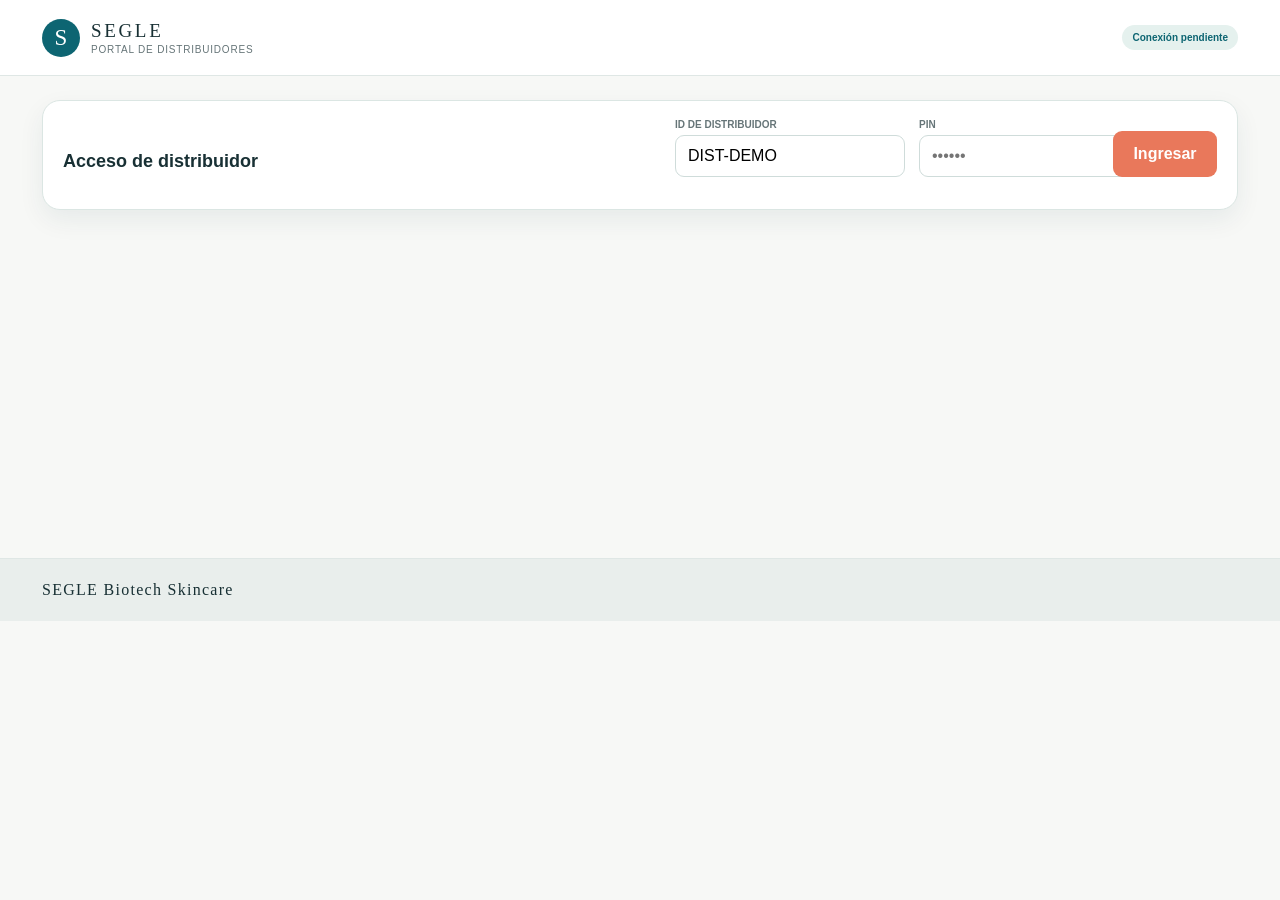
<file: pedidos-segle/index.html>
<!doctype html>
<html lang="es"><head><meta charset="utf-8"><meta name="viewport" content="width=device-width,initial-scale=1"><meta name="description" content="Portal configurable de pedidos para distribuidores SEGLE"><title>SEGLE Pedidos Distribuidores</title><style>

:root{--ink:#183034;--muted:#667578;--teal:#0d6572;--mint:#dff0ed;--line:#dfe7e5;--coral:#e9785b}*{box-sizing:border-box}html{scroll-behavior:smooth}body{margin:0;background:#f7f8f6;color:var(--ink);font-family:Arial,Helvetica,sans-serif}button,input,textarea{font:inherit}button{cursor:pointer}.shell{max-width:1440px;margin:auto;padding-left:42px;padding-right:42px}
.topbar{height:76px;background:#fff;border-bottom:1px solid var(--line);display:flex;align-items:center;justify-content:space-between;padding:0 42px;position:sticky;top:0;z-index:30}.brand{display:flex;align-items:center;gap:11px}.brand-mark{display:grid;place-items:center;width:38px;height:38px;border-radius:50%;background:var(--teal);color:#fff;font:23px Georgia,serif}.brand b{display:block;font:19px Georgia,serif;letter-spacing:.14em}.brand small{display:block;color:var(--muted);font-size:10px;letter-spacing:.08em;text-transform:uppercase;margin-top:2px}.top-actions{display:flex;align-items:center;gap:18px}.text-button{border:0;background:transparent;color:var(--muted);font-size:13px}.download-html{text-decoration:none;color:var(--teal);font-weight:700}.cart-button{border:0;border-radius:999px;background:var(--ink);color:#fff;padding:9px 10px 9px 18px;display:flex;align-items:center;gap:12px}.cart-button b{background:var(--coral);border-radius:50%;display:grid;place-items:center;min-width:29px;height:29px;padding:0 6px}
.hero{background:var(--teal);color:#fff}.hero-inner{padding-top:58px;padding-bottom:58px;display:grid;grid-template-columns:1.15fr .85fr;align-items:end;gap:70px}.eyebrow,.kicker,.final-kicker{font-size:11px;letter-spacing:.18em;font-weight:700}.hero h1{font:58px/.98 Georgia,serif;margin:17px 0}.hero h1 em{font-weight:400;color:#bfe3dc}.hero p{color:#d6ebe7;line-height:1.65;max-width:640px;margin:0;font-size:16px}.hero-summary{background:#ffffff14;border:1px solid #ffffff2b;border-radius:18px;display:grid;grid-template-columns:repeat(3,1fr);overflow:hidden}.hero-summary div{padding:24px;border-right:1px solid #ffffff26}.hero-summary div:last-child{border:0}.hero-summary small{display:block;color:#bfe3dc;font-size:11px;margin-bottom:8px}.hero-summary strong{font-size:22px;white-space:nowrap}
.steps{display:grid;grid-template-columns:repeat(3,1fr);background:#fff;border-bottom:1px solid var(--line)}.steps button{background:#fff;border:0;border-bottom:3px solid transparent;padding:20px;color:#849092;font-weight:700;display:flex;justify-content:center;align-items:center;gap:10px}.steps button span{display:grid;place-items:center;width:25px;height:25px;border-radius:50%;background:#edf1f0;font-size:12px}.steps button.active{color:var(--teal);border-color:var(--teal)}.steps button.active span{background:var(--teal);color:#fff}
.workspace{display:grid;grid-template-columns:minmax(0,1fr) 330px;gap:30px;padding-top:42px;padding-bottom:80px;align-items:start}.section-heading{display:flex;justify-content:space-between;align-items:flex-end;gap:28px;margin-bottom:24px}.kicker{color:var(--coral)}.section-heading h2{font:34px Georgia,serif;margin:6px 0}.section-heading p{margin:0;color:var(--muted);font-size:14px}.search-wrap{background:#fff;border:1px solid var(--line);border-radius:12px;width:360px;height:48px;display:flex;align-items:center;padding:0 13px;gap:9px;box-shadow:0 4px 16px #1432320a}.search-wrap>span{font-size:24px;color:#7a8889;transform:rotate(-20deg)}.search-wrap input{border:0;outline:0;width:100%;color:var(--ink);font-size:13px}.search-wrap kbd{background:#edf2f1;color:var(--muted);border-radius:6px;padding:4px 7px;font:11px Arial}.chips{display:flex;gap:8px;overflow:auto;padding-bottom:16px;margin-bottom:10px}.chips button{white-space:nowrap;border:1px solid var(--line);background:#fff;border-radius:999px;padding:8px 13px;color:var(--muted);font-size:11px;font-weight:700}.chips button.active{background:var(--teal);border-color:var(--teal);color:#fff}.product-grid{display:grid;grid-template-columns:repeat(3,minmax(0,1fr));gap:16px}.product-card{background:#fff;border:1px solid var(--line);border-radius:15px;overflow:hidden;transition:.18s;min-width:0}.product-card:hover{transform:translateY(-2px);box-shadow:0 12px 26px #1e3c3c14}.product-card.selected{border-color:#6ea9a6;box-shadow:0 0 0 2px #0d657214}.product-art{height:130px;background:linear-gradient(145deg,#e9e3d9,#f6f1e9);display:grid;place-items:center;position:relative;color:#8f8375}.product-art>span{font:36px Georgia,serif;opacity:.7}.product-art>small{position:absolute;bottom:11px;font-size:8px;letter-spacing:.12em}.art-sérum{background:linear-gradient(145deg,#d9e9e6,#eef5f3);color:#4f7d79}.art-crema{background:linear-gradient(145deg,#ece2df,#f7efed);color:#a26f64}.art-prote{background:linear-gradient(145deg,#f1e5c5,#faf4e5);color:#9c7c2f}.art-suple{background:linear-gradient(145deg,#e2e7d6,#f2f4eb);color:#778352}.selected-badge{position:absolute;top:10px;right:10px;background:var(--teal);color:#fff;width:25px;height:25px;border-radius:50%;display:grid;place-items:center}.product-info{padding:15px}.product-meta{display:flex;justify-content:space-between;gap:8px;align-items:center}.product-meta span{color:var(--teal);font-size:9px;letter-spacing:.1em;font-weight:700}.product-meta small{color:#99a2a3;font-size:10px}.product-info h3{font-size:14px;line-height:1.35;margin:8px 0;min-height:38px}.product-info code{font:9px Arial;color:#8b9697}.price-rule{display:flex;justify-content:space-between;align-items:center;margin:13px 0 10px}.price-rule strong{font-size:15px}.price-rule span{font-size:9px;color:#7d6948;background:#f5ecdc;padding:5px 7px;border-radius:5px;font-weight:700}.earned{font-size:10px;color:#286b60;background:#e6f3ee;border-radius:6px;padding:6px 8px;margin-bottom:9px}.stepper{display:grid;grid-template-columns:repeat(3,1fr) 38px repeat(3,1fr);gap:3px}.stepper button{border:0;background:#edf2f1;color:#536365;border-radius:5px;padding:8px 0;font-size:9px;font-weight:700}.stepper button:hover:not(:disabled){background:#dce9e7;color:var(--teal)}.stepper button:disabled{opacity:.35;cursor:not-allowed}.stepper output{display:grid;place-items:center;background:var(--ink);color:#fff;border-radius:5px;font-weight:700;font-size:12px}
.order-rail{position:sticky;top:96px;background:#fff;border:1px solid var(--line);border-radius:17px;box-shadow:0 14px 34px #233a3a12;overflow:hidden}.rail-head{padding:18px 20px;background:var(--ink);color:#fff;display:flex;justify-content:space-between;align-items:center}.rail-head span{font-size:10px;letter-spacing:.15em}.rail-head b{font-size:12px;background:#ffffff1f;padding:6px 9px;border-radius:99px}.rail-products{padding:10px 20px;max-height:290px;overflow:auto}.rail-products>div{display:flex;justify-content:space-between;gap:10px;padding:12px 0;border-bottom:1px solid #edf0ef;font-size:11px}.rail-products span{line-height:1.35}.rail-products small{display:block;color:#8b9798;margin-top:4px}.rail-products b{white-space:nowrap;font-size:11px}.more{display:block;text-align:center;padding:10px;color:var(--teal)}.rail-empty{display:flex!important;flex-direction:column;align-items:center;text-align:center;color:var(--muted);padding:35px 10px!important}.rail-empty>span{font-size:25px;border:1px dashed #b5c3c2;border-radius:50%;width:46px;height:46px;display:grid;place-items:center;margin-bottom:10px}.benefits{background:#f0f6f4;margin:10px 15px;padding:14px;border-radius:10px}.benefits>span{font-size:9px;font-weight:700;letter-spacing:.13em;color:var(--teal);display:block;margin-bottom:8px}.benefits>div{display:flex;justify-content:space-between;padding:5px 0}.benefits small{color:#667}.benefits b{font-size:12px}.rail-total{display:flex;justify-content:space-between;align-items:end;padding:12px 20px 4px}.rail-total span{font-size:12px}.rail-total strong{font-size:21px}.primary,.secondary{border:0;border-radius:9px;padding:14px 18px;font-weight:700}.primary{background:var(--coral);color:#fff}.primary:hover{background:#d8654a}.primary:disabled{background:#c8cecc;cursor:not-allowed}.order-rail>.primary{width:calc(100% - 40px);margin:14px 20px 20px}.secondary{background:#e8edec;color:var(--ink)}
.gifts-page,.review-page{padding-top:42px;padding-bottom:80px}.allowance-grid{display:grid;grid-template-columns:1fr 1fr .8fr;gap:16px;margin-bottom:22px}.allowance-card,.rule-card{background:#fff;border:1px solid var(--line);border-radius:14px;padding:20px}.allowance-card>div:first-child{display:flex;justify-content:space-between}.allowance-card span,.rule-card span{font-size:12px;color:var(--muted)}.allowance-card strong,.rule-card strong{font-size:27px}.allowance-card strong small{font-size:10px;color:var(--muted);font-weight:400}.progress{height:7px;background:#e6edeb;border-radius:9px;margin-top:16px;overflow:hidden}.progress i{height:100%;display:block;background:var(--teal)}.allowance-card p,.rule-card small{font-size:10px;color:#7a8788;margin:8px 0 0}.rule-card{display:flex;flex-direction:column;justify-content:center;background:var(--teal);color:#fff}.rule-card span,.rule-card small{color:#d3e9e5}.gift-panel{background:#fff;border:1px solid var(--line);border-radius:16px;overflow:hidden}.gift-tools{padding:17px;display:flex;justify-content:space-between;gap:20px;border-bottom:1px solid var(--line)}.gift-tools .search-wrap{width:280px;height:42px;box-shadow:none}.segmented{display:flex;background:#edf1f0;border-radius:9px;padding:4px}.segmented button{border:0;background:transparent;border-radius:7px;padding:10px 16px;color:#697677;font-size:12px}.segmented button.active{background:#fff;color:var(--teal);box-shadow:0 2px 7px #00000014}.segmented b{margin-left:7px}.gift-list{display:grid;grid-template-columns:1fr 1fr}.gift-row{display:grid;grid-template-columns:47px 1fr auto;gap:12px;align-items:center;padding:14px 18px;border-bottom:1px solid #edf1f0;border-right:1px solid #edf1f0}.gift-row.selected{background:#f1f7f5}.gift-art{width:45px;height:54px;border-radius:8px;background:linear-gradient(145deg,#d8e8e5,#f1f6f4);display:grid;place-items:center;color:var(--teal);font:20px Georgia,serif}.gift-name span{display:block;font-size:8px;letter-spacing:.12em;color:var(--coral);font-weight:700}.gift-name b{font-size:12px;display:block;margin:4px 0}.gift-name small{color:#929c9d;font-size:9px}.gift-stepper{display:grid;grid-template-columns:32px 42px 32px}.gift-stepper button{border:0;background:#e5ecea;color:var(--teal);font-size:18px}.gift-stepper button:first-child{border-radius:7px 0 0 7px}.gift-stepper button:last-child{border-radius:0 7px 7px 0}.gift-stepper output{display:grid;place-items:center;background:var(--ink);color:#fff;font-size:12px}.page-actions{display:flex;justify-content:space-between;margin-top:22px}
.review-grid{display:grid;grid-template-columns:minmax(0,1fr) 360px;gap:22px;align-items:start}.form-card,.final-card,.order-table-wrap{background:#fff;border:1px solid var(--line);border-radius:16px;padding:24px}.form-card h3,.final-card h3,.table-head h3{font:21px Georgia,serif;margin:0 0 20px}.form-grid{display:grid;grid-template-columns:1fr 1fr;gap:16px}.field{display:flex;flex-direction:column;gap:7px}.field.wide{grid-column:1/-1}.field span{font-size:11px;font-weight:700}.field input,.field textarea{border:1px solid #dbe3e1;border-radius:8px;padding:12px;outline:0;background:#fbfcfb}.field input:focus,.field textarea:focus{border-color:var(--teal);box-shadow:0 0 0 3px #0d657214}.field textarea{min-height:90px;resize:vertical}.field small{font-size:9px;color:#8b9798}.final-card{position:sticky;top:96px;background:var(--ink);color:#fff}.final-kicker{color:#7fc0bb}.final-card h3{font-size:25px;margin-top:8px}.final-lines{border-top:1px solid #ffffff1f;border-bottom:1px solid #ffffff1f;padding:11px 0}.final-lines div{display:flex;justify-content:space-between;padding:7px 0}.final-lines span{color:#bbc9c9;font-size:11px}.final-total{padding:19px 0}.final-total span,.final-total small{display:block;color:#b6c4c4;font-size:10px}.final-total strong{display:block;font-size:30px;margin:4px 0}.notice{border-radius:7px;padding:9px;margin-bottom:7px;font-size:10px;background:#4b4939;color:#f4d68a}.download{width:100%;padding:13px 15px;border:0;border-radius:8px;margin-top:8px;text-align:left;font-weight:700}.download span{float:right;font-weight:400}.download.excel{background:var(--coral);color:#fff}.download.csv{background:#fff;color:var(--ink)}.download:disabled{opacity:.35;cursor:not-allowed}.required-note{display:block;text-align:center;color:#d2dada;margin-top:9px}.order-table-wrap{margin-top:22px;padding:0;overflow:hidden}.table-head{padding:18px 22px;display:flex;justify-content:space-between;align-items:center}.table-head h3{margin:0}.table-head span{font-size:11px;background:#edf2f1;padding:6px 9px;border-radius:99px}.order-table-wrap table{width:100%;border-collapse:collapse;font-size:11px}.order-table-wrap th{text-align:left;background:#f1f4f3;padding:10px 14px;color:#687576}.order-table-wrap td{padding:10px 14px;border-top:1px solid #edf0ef}.order-table-wrap th:nth-child(n+4),.order-table-wrap td:nth-child(n+4){text-align:right}.line-type{font-size:8px;letter-spacing:.05em;font-weight:700;border-radius:5px;padding:5px 7px;white-space:nowrap}.t1{background:#e3efed;color:#276a66}.t2{background:#f4ead8;color:#806129}.t3{background:#ece7f4;color:#67578b}.t4{background:#e4edf5;color:#486b87}.empty-table{text-align:center;color:#8c9899;padding:40px}.empty{display:flex;flex-direction:column;align-items:center;padding:70px;color:var(--muted)}
footer{background:#e9eeec;border-top:1px solid var(--line);padding:22px 0}footer .shell{display:flex;justify-content:space-between;align-items:center}footer b{font:16px Georgia,serif;letter-spacing:.08em}footer span{font-size:10px;color:#728082}@media(max-width:1100px){.product-grid{grid-template-columns:repeat(2,1fr)}.hero-inner{grid-template-columns:1fr}.workspace{grid-template-columns:1fr}.order-rail{position:relative;top:auto}.order-rail .rail-products{display:none}.review-grid{grid-template-columns:1fr}.final-card{position:relative;top:auto}}
@media(max-width:720px){.shell{padding-left:16px;padding-right:16px}.topbar{padding:0 16px;height:66px}.brand small,.text-button{display:none}.hero-inner{padding-top:36px;padding-bottom:36px}.hero h1{font-size:40px}.hero-summary{grid-template-columns:1fr 1fr}.hero-summary div{padding:16px}.hero-summary div:last-child{grid-column:1/-1;border-top:1px solid #ffffff26}.steps{padding:0}.steps button{font-size:10px;padding:14px 4px;gap:5px}.workspace,.gifts-page,.review-page{padding-top:28px}.section-heading{display:block}.section-heading h2{font-size:29px}.search-wrap{width:100%;margin-top:18px}.product-grid{grid-template-columns:1fr}.product-art{height:105px}.stepper{grid-template-columns:repeat(3,1fr) 44px repeat(3,1fr)}.stepper button{padding:11px 0}.allowance-grid{grid-template-columns:1fr}.gift-tools{display:block}.gift-tools .search-wrap{width:100%;margin-top:12px}.gift-list{grid-template-columns:1fr}.gift-row{border-right:0}.form-grid{grid-template-columns:1fr}.field.wide{grid-column:auto}.order-table-wrap{overflow:auto}.order-table-wrap table{min-width:760px}.page-actions{gap:10px}.page-actions button{flex:1}footer .shell{display:block}footer span{display:block;margin-top:6px}.hero-summary strong{font-size:18px}}

.portal-shell{width:100%;height:100vh;margin:0;background:#f7f8f6}.portal-frame{display:block;width:100%;height:100%;border:0;background:#f7f8f6}

.offline-pill{font-size:10px;background:#e5f1ee;color:var(--teal);padding:7px 10px;border-radius:99px;font-weight:700}.offline-pill.connected{background:#dff2e7;color:#216b4d}.offline-pill.error{background:#fde7e4;color:#9a3c32}.hidden{display:none!important}.standalone-main{min-height:320px}.top-actions .text-button{padding:8px}.catalog-area{min-width:0}.qty-button{user-select:none}.form-message{margin:10px 0 0;font-size:10px;color:#9a3c32;text-align:center}.success-note{background:#e6f3ee;color:#286b60;padding:12px;border-radius:8px;font-size:12px;margin-bottom:12px}.error-note{background:#fde8e7;color:#913b34;padding:12px;border-radius:8px;font-size:12px;margin-bottom:12px}.topbar .brand{text-decoration:none;color:inherit}.gift-tools .search-wrap{margin-top:0}.order-rail .primary{display:block;text-align:center}.stock-warning{color:#9b6f23;font-weight:700}.field input,.field textarea{width:100%}.topbar .offline-pill{display:inline-flex}.top-actions{flex-wrap:wrap}.review-page .page-actions{justify-content:flex-start}.login-shell{padding-top:24px;padding-bottom:28px}.login-card{background:#fff;border:1px solid #dbe6e3;border-radius:18px;padding:18px 20px;display:flex;align-items:end;gap:14px;box-shadow:0 10px 26px rgba(8,62,73,.07)}.login-card .login-copy{flex:1}.login-card h2{margin:0 0 5px;font-size:18px;color:var(--navy)}.login-card p{margin:0;color:var(--muted);font-size:12px}.login-field{display:grid;gap:5px;min-width:190px}.login-field span{font-size:10px;font-weight:800;color:var(--muted)}.login-field input{border:1px solid #cfdcda;border-radius:9px;padding:11px 12px}.login-card button{min-height:42px}.login-card .login-message{width:100%;font-size:11px}.login-card.logged{align-items:center}.login-card.logged .login-copy b{color:var(--teal)}.sending{opacity:.65;pointer-events:none}.hero-inner{padding-top:30px!important;padding-bottom:30px!important;gap:48px!important}.hero h1{font-size:44px!important;margin:10px 0!important}.hero p{font-size:14px!important;line-height:1.5!important}.hero-summary div{padding:18px!important}.product-art>img{position:absolute;inset:0;width:100%;height:100%;object-fit:contain;background:#fff}.quantity-now{display:flex;justify-content:space-between;align-items:center;margin:8px 0 6px;color:var(--muted);font-size:10px}.quantity-now b{color:var(--teal);font-size:13px}.stepper{grid-template-columns:1fr 52px 1fr 1.25fr!important}.chips{flex-wrap:wrap!important;overflow:visible!important}.promo-chip{background:#fff0ec!important;color:#a44731!important;border-color:#f2b7a8!important}.price-rule .price-stack{display:flex;align-items:baseline;gap:7px;flex-wrap:wrap}.price-rule .original-price{text-decoration:line-through;color:#929c9d;font-size:11px;font-weight:400;background:transparent;padding:0}.price-rule .discount-price{color:var(--coral);font-size:17px}.discount-badge{font-size:9px;color:#fff;background:var(--coral);padding:5px 7px;border-radius:5px;font-weight:700}.readonly-field{display:flex;flex-direction:column;gap:7px}.readonly-field span{font-size:11px;font-weight:700}.readonly-field b{min-height:42px;border:1px solid #dbe3e1;border-radius:8px;padding:12px;background:#f0f4f3;font-size:12px}.order-table-wrap.first{margin-top:0;margin-bottom:22px}.locked-message{max-width:620px;margin:42px auto 70px;text-align:center;color:var(--muted)}
@media(max-width:720px){.topbar .offline-pill{display:none}.top-actions{gap:7px}.top-actions .text-button{display:none}.topbar{gap:10px}.gift-tools .search-wrap{margin-top:12px}.login-card{align-items:stretch;flex-direction:column}.login-field{min-width:0}.login-shell{padding-top:14px}}
/* Portal compacto sin fotografías */
.product-card{display:flex}.product-info{display:flex;flex-direction:column;width:100%;padding:18px}.chips button.promo-chip{background:#fff!important;color:var(--muted)!important;border-color:var(--line)!important}.chips button.promo-chip.active{background:var(--teal)!important;color:#fff!important;border-color:var(--teal)!important}
@media(max-width:720px){.product-grid{grid-template-columns:repeat(2,minmax(0,1fr));gap:10px}.product-info{padding:12px}.product-meta{align-items:flex-start}.product-meta span{font-size:8px}.product-meta small{font-size:9px;white-space:nowrap;max-width:58px;overflow:hidden;text-overflow:ellipsis}.product-info h3{font-size:13px;line-height:1.3;min-height:51px;margin:7px 0;overflow-wrap:anywhere}.product-info code{font-size:8px;overflow-wrap:anywhere}.price-rule{display:grid;grid-template-columns:minmax(0,1fr);gap:6px;align-items:start;margin:11px 0 9px}.price-rule>span,.discount-badge{justify-self:start}.price-rule .price-stack{gap:4px}.price-rule .discount-price{font-size:15px}.quantity-now{align-items:flex-end}.quantity-now span{font-size:9px;max-width:90px}.stepper{grid-template-columns:1fr 38px 1fr 1.15fr!important}.stepper button{padding:10px 0;font-size:9px}.earned{font-size:9px;padding:6px}.product-card:hover{transform:none}}
@media(max-width:359px){.product-grid{grid-template-columns:1fr}.product-info h3{min-height:auto}}
.preference-card{background:#fff;border:1px solid var(--line);border-radius:14px;padding:20px}.preference-card span{font-size:12px;color:var(--muted)}.preference-card strong{display:block;font:22px Georgia,serif;margin:7px 0;color:var(--teal)}.preference-card small{font-size:10px;color:#7a8788;line-height:1.45}.sachet-intro{padding:18px 20px;background:#edf6f4;border-bottom:1px solid var(--line);color:#365f5e;font-size:12px;line-height:1.5}.sachet-intro b{color:var(--teal)}.sachet-grid{display:grid;grid-template-columns:repeat(4,minmax(0,1fr));gap:12px;padding:18px}.sachet-card{position:relative;min-height:132px;border:1px solid var(--line);background:#fff;border-radius:13px;padding:15px;text-align:left;color:var(--ink);transition:.16s}.sachet-card:hover{border-color:#82aaa6;box-shadow:0 7px 18px #173b3b12}.sachet-card.selected{background:#eef7f5;border:2px solid var(--teal);padding:14px}.priority-badge{display:inline-flex;align-items:center;justify-content:center;min-width:30px;height:30px;border-radius:99px;background:#e7eeec;color:#6e7c7d;font-size:11px;font-weight:800;margin-bottom:12px}.sachet-card.selected .priority-badge{background:var(--teal);color:#fff}.sachet-card b{display:block;font-size:12px;line-height:1.35;margin-bottom:6px}.sachet-card small{display:block;color:#929c9d;font-size:9px}.priority-actions{display:flex;gap:5px;margin-top:12px}.priority-actions button{border:0;border-radius:6px;background:#dceae7;color:var(--teal);min-width:30px;height:28px;font-weight:800}.priority-actions button.remove-priority{margin-left:auto;background:#f4e8e5;color:#a34f3e}.priority-empty{grid-column:1/-1;padding:38px;text-align:center;color:var(--muted)}.preference-summary{margin-top:14px;padding:12px 14px;border-radius:9px;background:#f0f6f4;font-size:11px;color:#456463}.preference-summary b{color:var(--teal)}
@media(max-width:1000px){.sachet-grid{grid-template-columns:repeat(3,minmax(0,1fr))}}
@media(max-width:720px){.sachet-grid{grid-template-columns:repeat(2,minmax(0,1fr));gap:9px;padding:12px}.sachet-card{min-height:142px;padding:12px}.sachet-card.selected{padding:11px}.sachet-card b{font-size:11px}.sachet-intro{padding:14px;font-size:11px}.allowance-grid{grid-template-columns:1fr}.preference-card{padding:17px}}
/* Regalos compactos: misma familia visual para minis y sachets */
.gift-card-grid{display:grid;grid-template-columns:repeat(6,minmax(0,1fr));gap:8px;padding:12px}.gift-card{position:relative;min-width:0;min-height:118px;border:1px solid var(--line);background:#fff;border-radius:10px;padding:10px;color:var(--ink);overflow:hidden}.gift-card.selected{background:#eef7f5;border:2px solid var(--teal);padding:9px}.gift-card>span:first-child{display:inline-flex;align-items:center;justify-content:center;min-width:24px;height:24px;border-radius:99px;background:#e7eeec;color:#6e7c7d;font-size:9px;font-weight:800;margin-bottom:7px}.gift-card.selected>span:first-child{background:var(--teal);color:#fff}.gift-card b{display:-webkit-box;-webkit-box-orient:vertical;-webkit-line-clamp:3;overflow:hidden;font-size:10px;line-height:1.25;margin-bottom:4px}.gift-card>small{display:block;color:#929c9d;font-size:7px;white-space:nowrap;overflow:hidden;text-overflow:ellipsis}.mini-stepper{display:grid;grid-template-columns:1fr minmax(25px,34px) 1fr;margin-top:9px}.mini-stepper button{border:0;background:#dceae7;color:var(--teal);font-size:15px;height:27px}.mini-stepper button:first-child{border-radius:6px 0 0 6px}.mini-stepper button:last-child{border-radius:0 6px 6px 0}.mini-stepper button:disabled{opacity:.35;cursor:not-allowed}.mini-stepper output{display:grid;place-items:center;background:var(--ink);color:#fff;font-size:10px;font-weight:800}.mini-availability{margin-top:5px;font-size:7px;color:var(--muted)}.density-switch{display:none}.gift-tools-left{display:flex;align-items:center;gap:10px}.gift-tools{align-items:center}
@media(max-width:1000px) and (min-width:721px){.gift-card-grid{grid-template-columns:repeat(6,minmax(0,1fr));gap:6px;padding:10px}.gift-card{padding:8px;min-height:112px}.gift-card.selected{padding:7px}.gift-card b{font-size:9px}.priority-actions{gap:3px}.priority-actions button{min-width:24px;height:25px}}
@media(max-width:720px){.gift-tools-left{display:block}.density-switch{display:flex;align-items:center;gap:4px;margin-top:10px}.density-switch>span{font-size:9px;color:var(--muted);margin-right:3px}.density-switch button{width:34px;height:30px;border:1px solid var(--line);background:#fff;color:var(--muted);border-radius:7px;font-size:10px;font-weight:800}.density-switch button.active{background:var(--teal);border-color:var(--teal);color:#fff}.gift-card-grid{gap:7px;padding:12px}.gift-card-grid.columns-3{grid-template-columns:repeat(3,minmax(0,1fr))}.gift-card-grid.columns-4{grid-template-columns:repeat(4,minmax(0,1fr));gap:5px}.gift-card{min-height:142px;padding:9px 7px 8px;border-radius:10px}.gift-card.selected{padding:8px 6px 7px}.gift-card-grid.columns-4 .gift-card{min-height:125px;padding:7px 5px 6px;border-radius:8px}.gift-card-grid.columns-4 .gift-card.selected{padding:6px 4px 5px}.gift-card>span:first-child{width:26px;min-width:26px;height:26px;font-size:9px;margin-bottom:8px}.gift-card-grid.columns-4 .gift-card>span:first-child{width:22px;min-width:22px;height:22px;font-size:8px;margin-bottom:6px}.gift-card b{font-size:10px;line-height:1.28;-webkit-line-clamp:3}.gift-card-grid.columns-4 .gift-card b{font-size:8px;-webkit-line-clamp:4}.gift-card-grid.columns-4 .gift-card>small{display:none}.priority-actions{gap:3px;margin-top:9px}.priority-actions button{min-width:25px;height:26px;font-size:10px}.gift-card-grid.columns-4 .priority-actions button{min-width:20px;height:23px;padding:0}.mini-stepper{grid-template-columns:1fr minmax(25px,34px) 1fr;margin-top:10px}.mini-stepper button{height:29px;font-size:15px}.gift-card-grid.columns-4 .mini-stepper{grid-template-columns:1fr 23px 1fr;margin-top:8px}.gift-card-grid.columns-4 .mini-stepper button{height:25px;font-size:13px}.gift-card-grid.columns-4 .mini-stepper output{font-size:9px}.gift-card-grid.columns-4 .mini-availability{font-size:6.5px}.sachet-intro{padding:14px;font-size:11px}}
.field select{border:1px solid #dbe3e1;border-radius:8px;padding:12px;outline:0;background:#fbfcfb;width:100%}.field select:focus{border-color:var(--teal);box-shadow:0 0 0 3px #0d657214}.delivery-warning{grid-column:1/-1;background:#fff0ec;border:1px solid #e9785b;color:#913b34;border-radius:9px;padding:12px;font-size:11px;line-height:1.45}
/* Ajustes v1.9 */
.login-card{display:grid!important;grid-template-columns:minmax(210px,1fr) minmax(180px,230px) minmax(140px,180px) max-content;align-items:end!important}.login-card .login-message{grid-column:2/-1}.login-field{min-width:0!important}.login-card button{white-space:nowrap;min-width:104px}.hero-inner{padding-top:20px!important;padding-bottom:20px!important;gap:32px!important}.hero h1{font-size:38px!important;margin:7px 0!important}.hero-summary div{padding:13px 15px!important}.compact-benefits{grid-template-columns:1fr 1fr;max-width:900px}.rail-total small{font-size:8px;color:var(--coral);font-weight:800;letter-spacing:.08em}
@media(max-width:900px){.login-card{grid-template-columns:1fr 1fr}.login-copy{grid-column:1/-1}.login-card .login-message{grid-column:1/-1}}
@media(max-width:720px){.login-card{display:flex!important;align-items:stretch!important}.hero-inner{padding-top:14px!important;padding-bottom:14px!important;gap:14px!important}.hero h1{font-size:30px!important;margin:5px 0!important}.hero p{font-size:12px!important}.hero-summary div{padding:10px!important}.hero-summary small{font-size:9px;margin-bottom:4px}.hero-summary strong{font-size:16px}.gift-card-grid,.gift-card-grid.columns-3{grid-template-columns:repeat(3,minmax(0,1fr))}.compact-benefits{grid-template-columns:1fr}.review-page{padding-left:8px;padding-right:8px}.review-page .section-heading{margin-bottom:14px}.review-page .section-heading h2{font-size:25px}.review-page .order-table-wrap{border-radius:10px}.review-page .order-table-wrap table{min-width:680px;font-size:8px}.review-page .order-table-wrap th,.review-page .order-table-wrap td{padding:6px 5px}.review-page .table-head{padding:12px}.review-page .table-head h3{font-size:17px}.review-page .form-card,.review-page .final-card{padding:15px;border-radius:11px}.review-page .review-grid{gap:12px}.review-page .form-grid{gap:10px}.review-page .readonly-field b,.review-page .field input,.review-page .field select,.review-page .field textarea{padding:9px}.review-page .field textarea{min-height:70px}.review-page .final-card h3{font-size:21px;margin-bottom:12px}.review-page .final-total{padding:12px 0}.review-page .final-total strong{font-size:25px}}
/* Regalos móviles aún más compactos */
@media(max-width:720px){.gift-card-grid{gap:5px;padding:9px}.gift-card{min-height:112px;padding:6px 5px;border-radius:8px}.gift-card.selected{padding:5px 4px}.gift-card>span:first-child{width:21px;min-width:21px;height:21px;font-size:8px;margin-bottom:5px}.gift-card b{font-size:9px;line-height:1.2;-webkit-line-clamp:3;margin-bottom:4px}.gift-card>small{font-size:6.5px}.mini-stepper{grid-template-columns:1fr 24px 1fr;margin-top:7px}.mini-stepper button{height:24px;font-size:13px}.mini-stepper output{font-size:9px}.mini-availability{margin-top:5px;font-size:6.5px}.priority-actions{gap:2px;margin-top:6px}.priority-actions button{min-width:21px;height:22px;padding:0;font-size:9px}.sachet-intro{padding:10px 12px;font-size:10px}}
/* Limpiar pedido debe permanecer visible y pulsable en cualquier orientación móvil. */
@media(max-width:720px){.topbar{padding-left:10px;padding-right:10px;gap:7px}.top-actions{gap:5px;flex-wrap:nowrap}.top-actions #resetBtn{display:inline-flex!important;align-items:center;justify-content:center;min-height:36px;padding:7px 8px;border:1px solid var(--line);border-radius:8px;background:#fff;color:var(--teal);font-size:10px;font-weight:700;line-height:1.05;white-space:nowrap;touch-action:manipulation;position:relative;z-index:2}.cart-button{padding:7px 8px 7px 10px;gap:6px}.cart-button span{font-size:10px}.cart-button b{min-width:25px;height:25px}.brand{gap:7px}.brand b{font-size:16px}.brand-mark{width:34px;height:34px}}
@media(max-width:390px){.top-actions #resetBtn{max-width:55px;padding:6px 5px;font-size:9px;white-space:normal}.cart-button span{display:none}.brand-mark{width:32px;height:32px}.brand b{font-size:15px}}
</style><script>window.SEGLE_CONFIG=window.SEGLE_CONFIG||{apiUrl:"",mode:"demo"};</script><script src="config.js"></script></head>
<body>
<header class="topbar"><a class="brand" href="#"><span class="brand-mark">S</span><span><b>SEGLE</b><small>Portal de distribuidores</small></span></a><div class="top-actions"><span class="offline-pill" id="connectionStatus">Sin conexión</span><button type="button" class="text-button" id="resetBtn" aria-label="Limpiar pedido">Limpiar pedido</button><button type="button" class="cart-button" id="cartBtn"><span>Pedido</span><b id="cartCount">0</b></button></div></header>
<section class="shell login-shell"><div class="login-card" id="loginCard"><div class="login-copy"><h2>Acceso de distribuidor</h2><p>Usa DIST-DEMO y el PIN configurado en el Sheet.</p></div><label class="login-field"><span>ID DE DISTRIBUIDOR</span><input id="loginId" autocomplete="username" value="DIST-DEMO"></label><label class="login-field"><span>PIN</span><input id="loginPin" type="password" inputmode="numeric" autocomplete="current-password" placeholder="••••••"></label><button class="primary" id="loginBtn">Ingresar</button></div></section>
<section class="hero hidden" id="hero"><div class="hero-inner shell"><div><span class="eyebrow">PEDIDO DIGITAL</span><h1>Arma tu pedido<br><em>sin complicaciones.</em></h1><p>Busca tus productos, ajusta cantidades y el portal calculará automáticamente tus bonificaciones y regalos disponibles.</p></div><div class="hero-summary"><div><small>Productos elegidos</small><strong id="heroSkus">0</strong></div><div><small>Unidades facturadas</small><strong id="heroUnits">0</strong></div><div><small>Subtotal · MÁS IVA</small><strong id="heroSubtotal">$0.00</strong></div></div></div></section>
<nav class="steps shell hidden" id="steps"><button data-step="productos"><span>1</span>Productos</button><button data-step="regalos"><span>2</span>Minis y Sachets</button><button data-step="resumen"><span>3</span>Revisa y envía</button></nav>
<div id="app" class="standalone-main"></div>
<footer><div class="shell"><b>SEGLE Biotech Skincare</b></div></footer>
<script>let PRODUCTS=[];let MINIS=[];let SACHETS=[];let RULES={sachetsPerSerum:15,sachetsPerCream:5,miniBaseSerum:12,miniGiftSerum:2,miniBaseCream:20,miniGiftCream:2,bonusPrice:.01,currency:"MXN"};
(function(){
  "use strict";
  var EXPECTED_BACKEND_VERSION='1.9-minis-globales-finanzas';
  var money=new Intl.NumberFormat("es-MX",{style:"currency",currency:"MXN"});
  var blankMeta={distributor:"",contact:"",folio:"",requested:"",delivery:"",shippingState:"ESTÁNDAR",notes:""};
  var config=window.SEGLE_CONFIG||{apiUrl:"",mode:"demo"};
  var state={step:"productos",search:"",category:"Todos",giftKind:"MINI",giftSearch:"",quantities:{},giftQty:{},sachetPriorities:[],meta:Object.assign({},blankMeta),token:"",distributor:null,backendVersion:"",idempotencyKey:"",submitMessage:"",submitError:""};
  try{var saved=JSON.parse(localStorage.getItem("segle-order-standalone-v1")||"{}");state=Object.assign(state,saved);state.meta=Object.assign({},blankMeta,state.meta||{});state.sachetPriorities=Array.isArray(state.sachetPriorities)?state.sachetPriorities:[];delete state.giftColumns;delete state.meta.phone;state.token="";state.distributor=null;state.step="productos";}catch(e){}
  var app=document.getElementById("app"),searchTimer;
  function esc(v){return String(v==null?"":v).replace(/[&<>"']/g,function(c){return{"&":"&amp;","<":"&lt;",">":"&gt;",'"':"&quot;","'":"&#39;"}[c]})}
  function setConnectionStatus(text,kind){var el=document.getElementById('connectionStatus');el.textContent=text;el.className='offline-pill '+(kind||'')}
  function markOrderDirty(){state.idempotencyKey='';state.submitMessage='';state.submitError=''}
  function beginFreshOrder(){
    var distributorMeta=state.distributor?{distributor:state.distributor.name||'',contact:state.distributor.contact||'',delivery:state.distributor.delivery||'',shippingState:'ESTÁNDAR'}:{};
    state.step='productos';state.search='';state.category='Todos';state.giftKind='MINI';state.giftSearch='';
    state.quantities={};state.giftQty={};state.sachetPriorities=[];
    state.meta=Object.assign({},blankMeta,distributorMeta);
    state.idempotencyKey='';state.submitMessage='';state.submitError='';
    try{localStorage.removeItem('segle-order-standalone-v1')}catch(e){}
  }
  async function api(action,payload){
    if(!config.apiUrl)throw new Error('Falta configurar la URL de Apps Script en config.js.');
    var response=await fetch(config.apiUrl,{method:'POST',headers:{'Content-Type':'text/plain;charset=utf-8'},body:JSON.stringify(Object.assign({action:action},payload||{})),redirect:'follow'});
    if(!response.ok)throw new Error('No fue posible comunicarse con el servicio ('+response.status+').');
    var result=await response.json();if(!result.ok)throw new Error(result.error||'La solicitud no pudo completarse.');return result;
  }
  function renderLogin(){
    var card=document.getElementById('loginCard');if(!card)return;
    if(state.token&&state.distributor){card.className='login-card logged';card.innerHTML='<div class="login-copy"><h2>Sesión activa</h2><p><b>'+esc(state.distributor.name)+'</b> · '+esc(state.distributor.id)+' · API '+esc(state.backendVersion)+'</p></div><button class="secondary" id="logoutBtn">Desconectarse</button>';setConnectionStatus('Conectado · API '+state.backendVersion,'connected');return;}
    if(!config.apiUrl){card.innerHTML='<div class="login-copy"><h2>Configura la conexión</h2><p>Pega la URL /exec de Apps Script en config.js. El catálogo, precios y promociones permanecen ocultos hasta validar el PIN.</p></div>';setConnectionStatus('Sin conexión','error');return;}
    card.className='login-card';card.innerHTML='<div class="login-copy"><h2>Acceso de distribuidor</h2></div><label class="login-field"><span>ID DE DISTRIBUIDOR</span><input id="loginId" autocomplete="username" value="DIST-DEMO"></label><label class="login-field"><span>PIN</span><input id="loginPin" type="password" inputmode="numeric" autocomplete="current-password" placeholder="••••••"></label><button class="primary" id="loginBtn">Ingresar</button><div class="login-message" id="loginMessage"></div>';setConnectionStatus('Conexión pendiente','');
  }
  async function login(){var btn=document.getElementById('loginBtn'),msg=document.getElementById('loginMessage'),id=(document.getElementById('loginId')||{}).value,pin=(document.getElementById('loginPin')||{}).value;if(!id||!pin){if(msg)msg.textContent='Completa ID de distribuidor y PIN.';return}btn.disabled=true;btn.textContent='Validando…';try{var result=await api('login',{distributorId:id,pin:pin});if(result.backendVersion!==EXPECTED_BACKEND_VERSION)throw new Error('Apps Script desactualizado. Publica una nueva versión de la implementación. Esperada: '+EXPECTED_BACKEND_VERSION+'; recibida: '+(result.backendVersion||'sin identificar')+'.');state.token=result.token;state.distributor=result.distributor;state.backendVersion=result.backendVersion;PRODUCTS=result.catalog||[];MINIS=(result.gifts||[]).filter(function(g){return g.type==='MINI'});SACHETS=(result.gifts||[]).filter(function(g){return g.type==='SACHET'});RULES=Object.assign({},RULES,result.rules||{});beginFreshOrder();syncHash(true);save();renderLogin();render()}catch(error){if(msg)msg.textContent=error.message;setConnectionStatus('Error de acceso','error');btn.disabled=false;btn.textContent='Ingresar'}}
  function logout(){state.token='';state.distributor=null;state.backendVersion='';state.step='productos';state.quantities={};state.giftQty={};state.sachetPriorities=[];state.meta=Object.assign({},blankMeta);state.idempotencyKey='';syncHash(true);save();renderLogin();render()}
  function calc(){
    var ordered=PRODUCTS.filter(function(p){return (state.quantities[p.sku]||0)>0});
    var paidUnits=ordered.reduce(function(s,p){return s+state.quantities[p.sku]},0);
    var subtotal=ordered.reduce(function(s,p){return s+state.quantities[p.sku]*p.price},0);
    var bonusUnits=ordered.reduce(function(s,p){return s+Math.floor(state.quantities[p.sku]/p.buy)*p.gift},0);
    var sachetAllowance=ordered.reduce(function(s,p){return s+state.quantities[p.sku]*(p.eligible==="SÉRUM"?RULES.sachetsPerSerum:p.eligible==="CREMA"?RULES.sachetsPerCream:0)},0);
    var serumUnits=ordered.filter(function(p){return p.eligible==="SÉRUM"}).reduce(function(s,p){return s+state.quantities[p.sku]},0),creamUnits=ordered.filter(function(p){return p.eligible==="CREMA"}).reduce(function(s,p){return s+state.quantities[p.sku]},0),miniAllowanceSerum=Math.floor(serumUnits/RULES.miniBaseSerum)*RULES.miniGiftSerum,miniAllowanceCream=Math.floor(creamUnits/RULES.miniBaseCream)*RULES.miniGiftCream,miniAllowance=miniAllowanceSerum+miniAllowanceCream;
    var miniSelected=MINIS.reduce(function(s,g){return s+(state.giftQty[g.sku]||0)},0),sachetSelected=state.sachetPriorities.length;
    return {ordered:ordered,paidUnits:paidUnits,subtotal:subtotal,bonusUnits:bonusUnits,sachetAllowance:sachetAllowance,miniAllowance:miniAllowance,miniAllowanceSerum:miniAllowanceSerum,miniAllowanceCream:miniAllowanceCream,serumUnits:serumUnits,creamUnits:creamUnits,miniSelected:miniSelected,sachetSelected:sachetSelected,total:subtotal+(bonusUnits+miniSelected)*RULES.bonusPrice};
  }
  function trimGifts(items,limit){var used=0;items.forEach(function(g){var q=Math.max(0,state.giftQty[g.sku]||0),keep=Math.min(q,g.stock==null?q:g.stock,Math.max(0,limit-used));state.giftQty[g.sku]=keep;used+=keep})}
  function normalize(){var c=calc();trimGifts(MINIS,c.miniAllowance);var valid=new Set(SACHETS.map(function(g){return g.sku}));state.sachetPriorities=(state.sachetPriorities||[]).filter(function(sku,index,list){return valid.has(sku)&&list.indexOf(sku)===index})}
  function save(){try{localStorage.setItem("segle-order-standalone-v1",JSON.stringify(state))}catch(e){}}
  function summaryLine(label,value){return '<div><small>'+label+'</small><b>'+value+'</b></div>'}
  function renderHeader(c){document.getElementById("cartCount").textContent=c.paidUnits;document.getElementById("heroSkus").textContent=c.ordered.length;document.getElementById("heroUnits").textContent=c.paidUnits;document.getElementById("heroSubtotal").textContent=money.format(c.subtotal);document.querySelectorAll("#steps button").forEach(function(b){b.classList.toggle("active",b.dataset.step===state.step)})}
  function productCard(p){var q=state.quantities[p.sku]||0,bonus=Math.floor(q/p.buy)*p.gift,hasDiscount=Number(p.discountPercent)>0&&Number(p.originalPrice)>Number(p.price),priceHtml=hasDiscount?'<div class="price-stack"><span class="original-price">'+money.format(p.originalPrice)+'</span><strong class="discount-price">'+money.format(p.price)+'</strong></div><b class="discount-badge">−'+Number(p.discountPercent).toFixed(Number(p.discountPercent)%1?1:0)+'%</b>':'<strong>'+money.format(p.price)+'</strong>';return '<article class="product-card '+(q?'selected':'')+'"><div class="product-info"><div class="product-meta"><span>'+esc(p.category)+'</span><small>'+esc(p.format||"Formato original")+'</small></div><h3>'+esc(p.name)+'</h3><code>'+esc(p.sku)+'</code><div class="price-rule">'+priceHtml+'<span>Compra '+p.buy+' + '+p.gift+'</span></div>'+(bonus?'<div class="earned">+'+bonus+' original'+(bonus!==1?'es':'')+' bonificado'+(bonus!==1?'s':'')+'</div>':'')+'<div class="quantity-now"><span>Cantidad de este producto</span><b>'+q+'</b></div><div class="stepper"><button class="qty-button" data-action="product" data-sku="'+esc(p.sku)+'" data-delta="-1" '+(!q?'disabled':'')+'>−</button><output>'+q+'</output><button class="qty-button" data-action="product" data-sku="'+esc(p.sku)+'" data-delta="1">+</button><button class="qty-button" data-action="product" data-sku="'+esc(p.sku)+'" data-delta="10">+10</button></div></div></article>'}
  function productsView(c){var tags=Array.from(new Set(PRODUCTS.flatMap(function(p){return p.tags||[]}))).filter(Boolean),categories=["Todos","Promociones"].concat(Array.from(new Set(PRODUCTS.map(function(p){return p.category}))),tags);var query=state.search.trim().toLowerCase(),filtered=PRODUCTS.filter(function(p){var filterOk=state.category==="Todos"||(state.category==="Promociones"&&p.specialPromo)||p.category===state.category||(p.tags||[]).includes(state.category);return filterOk&&(!query||(p.name+' '+p.sku+' '+p.category+' '+(p.tags||[]).join(' ')).toLowerCase().includes(query))});var rail=c.ordered.map(function(p){return '<div><span>'+esc(p.name)+'<small>'+state.quantities[p.sku]+' piezas</small></span><b>'+money.format(state.quantities[p.sku]*p.price)+'</b></div>'}).join('');return '<section class="shell workspace"><div class="catalog-area"><div class="section-heading"><div><span class="kicker">PASO 1</span><h2>Selecciona productos originales</h2><p>Los precios corresponden a la lista vigente de distribuidores.</p></div><div class="search-wrap"><span>⌕</span><input id="productSearch" placeholder="Buscar por producto, SKU, categoría o etiqueta" value="'+esc(state.search)+'"><kbd>'+filtered.length+'</kbd></div></div><div class="chips">'+categories.map(function(cat){return '<button data-action="category" data-category="'+esc(cat)+'" class="'+(state.category===cat?'active ':'')+(cat==='Promociones'?'promo-chip':'')+'">'+esc(cat)+'</button>'}).join('')+'</div><div class="product-grid">'+filtered.map(productCard).join('')+'</div>'+(!filtered.length?'<div class="empty"><b>No encontramos productos</b><span>Prueba con otro nombre, SKU, categoría o etiqueta.</span></div>':'')+'</div><aside class="order-rail"><div class="rail-head"><span>RESUMEN EN VIVO</span><b>'+c.ordered.length+' SKU'+(c.ordered.length!==1?'s':'')+'</b></div><div class="rail-products">'+(rail||( '<div class="rail-empty"><span>＋</span><b>Tu pedido está vacío</b><small>Agrega productos para ver tu resumen.</small></div>'))+'</div><div class="benefits"><span>TUS BENEFICIOS</span>'+summaryLine('Bonif. original','+'+c.bonusUnits)+summaryLine('Minis disponibles',c.miniAllowance)+summaryLine('Sachets','Elige prioridades')+'</div><div class="rail-total"><span>Subtotal<br><small>MÁS IVA</small></span><strong>'+money.format(c.subtotal)+'</strong></div><button class="primary" data-action="step" data-step="regalos" '+(!c.ordered.length?'disabled':'')+'>Elegir Minis y Sachets →</button></aside></section>'}
  function allowance(label,selected,total,detail){var pct=total?Math.min(100,selected/total*100):0;return '<div class="allowance-card"><div><span>'+label+' disponibles</span><strong>'+(total-selected)+'<small> restantes</small></strong></div><div class="progress"><i style="width:'+pct+'%"></i></div><p>'+selected+' seleccionados de '+total+' · '+detail+'</p></div>'}
  function miniCard(g,c){var q=state.giftQty[g.sku]||0,stockLeft=g.stock==null?null:Math.max(0,g.stock-q),canAdd=c.miniSelected<c.miniAllowance&&(stockLeft==null||stockLeft>0);return '<article class="gift-card mini-card '+(q?'selected':'')+'"><span>'+(q||'M')+'</span><b>'+esc(g.name)+'</b><small>'+esc(g.sku)+'</small><div class="mini-stepper"><button data-action="gift" data-sku="'+esc(g.sku)+'" data-kind="MINI" data-delta="-1" '+(!q?'disabled':'')+' aria-label="Quitar mini">−</button><output>'+q+'</output><button data-action="gift" data-sku="'+esc(g.sku)+'" data-kind="MINI" data-delta="1" '+(!canAdd?'disabled':'')+' aria-label="Agregar mini">+</button></div><div class="mini-availability">'+(g.stock!=null?'Stock '+g.stock:'Sin control de stock')+'</div></article>'}
  function sachetCard(g){var index=state.sachetPriorities.indexOf(g.sku),selected=index>=0;return '<article class="gift-card sachet-card '+(selected?'selected':'')+'" style="order:'+(selected?index:1000)+'" data-action="priorityToggle" data-sku="'+esc(g.sku)+'" role="button" tabindex="0" aria-pressed="'+selected+'"><span>'+((selected?'P'+(index+1):'＋'))+'</span><b>'+esc(g.name)+'</b><small>'+esc(g.sku)+'</small>'+(selected?'<div class="priority-actions"><button data-action="priorityMove" data-sku="'+esc(g.sku)+'" data-direction="-1" aria-label="Subir prioridad" '+(index===0?'disabled':'')+'>↑</button><button data-action="priorityMove" data-sku="'+esc(g.sku)+'" data-direction="1" aria-label="Bajar prioridad" '+(index===state.sachetPriorities.length-1?'disabled':'')+'>↓</button><button class="remove-priority" data-action="priorityRemove" data-sku="'+esc(g.sku)+'" aria-label="Quitar prioridad">×</button></div>':'')+'</article>'}
  function giftsView(c){var isMini=state.giftKind==='MINI',items=isMini?MINIS:SACHETS,query=state.giftSearch.toLowerCase();if(!isMini){var priorityIndex=new Map(state.sachetPriorities.map(function(sku,index){return[sku,index]}));items=items.slice().sort(function(a,b){var ai=priorityIndex.has(a.sku)?priorityIndex.get(a.sku):-1,bi=priorityIndex.has(b.sku)?priorityIndex.get(b.sku):-1;if(ai>=0&&bi>=0)return ai-bi;if(ai>=0)return-1;if(bi>=0)return 1;return 0})}items=items.filter(function(g){return g.name.toLowerCase().includes(query)});var grid='<div class="gift-card-grid columns-3">'+(items.length?items.map(function(g){return isMini?miniCard(g,c):sachetCard(g)}).join(''):'<div class="priority-empty">No encontramos regalos con esa búsqueda.</div>')+'</div>';var cards=isMini?'<div class="sachet-intro"><b>Elige cantidades.</b> Los controles respetan tu cupo de minis y el stock configurado.</div>'+grid:'<div class="sachet-intro"><b>Indica cuáles prefieres.</b> Cada sachet seleccionado pasa al inicio de la cuadrícula como prioridad 1, 2, 3… de izquierda a derecha. Puedes cambiar el orden con las flechas.</div>'+grid;var miniRule=RULES.miniGiftSerum+' minis por cada '+RULES.miniBaseSerum+' sérums sumados · '+RULES.miniGiftCream+' minis por cada '+RULES.miniBaseCream+' cremas sumadas';return '<section class="shell gifts-page"><div class="section-heading"><div><span class="kicker">PASO 2</span><h2>Elige Minis y Sachets</h2><p>Selecciona las cantidades de minis y ordena los sachets que prefieres recibir.</p></div></div><div class="allowance-grid compact-benefits"><div class="preference-card"><span>Sachets</span><strong>Por orden de preferencia</strong><small>No se muestra una cantidad asignada. SEGLE tomará estas prioridades para preparar el pedido.</small></div>'+allowance('Minis',c.miniSelected,c.miniAllowance,miniRule)+'</div><div class="gift-panel"><div class="gift-tools"><div class="gift-tools-left"><div class="segmented"><button data-action="giftKind" data-kind="MINI" class="'+(isMini?'active':'')+'">Minis <b>'+c.miniSelected+'/'+c.miniAllowance+'</b></button><button data-action="giftKind" data-kind="SACHET" class="'+(!isMini?'active':'')+'">Sachets <b>'+c.sachetSelected+' elegidos</b></button></div></div><div class="search-wrap"><span>⌕</span><input id="giftSearch" placeholder="Buscar regalo" value="'+esc(state.giftSearch)+'"></div></div>'+cards+'</div>'+(c.sachetSelected?'<div class="preference-summary"><b>'+c.sachetSelected+' preferencias guardadas:</b> '+state.sachetPriorities.map(function(sku,i){var g=SACHETS.find(function(x){return x.sku===sku});return (i+1)+'. '+esc(g?g.name:sku)}).join(' · ')+'</div>':'')+'<div class="page-actions"><button class="secondary" data-action="step" data-step="productos">← Volver a productos</button><button class="primary" data-action="step" data-step="resumen">Revisar pedido →</button></div></section>'}
  function field(key,label,type,placeholder,wide){return '<label class="field '+(wide?'wide':'')+'"><span>'+label+'</span><input data-meta="'+key+'" type="'+(type||'text')+'" value="'+esc(state.meta[key])+'" placeholder="'+esc(placeholder||'')+'"></label>'}
  function shippingStateField(){var states=['ESTÁNDAR','Aguascalientes','Baja California','Baja California Sur','Campeche','Chiapas','Chihuahua','Ciudad de México','Coahuila','Colima','Durango','Estado de México','Guanajuato','Guerrero','Hidalgo','Jalisco','Michoacán','Morelos','Nayarit','Nuevo León','Oaxaca','Puebla','Querétaro','Quintana Roo','San Luis Potosí','Sinaloa','Sonora','Tabasco','Tamaulipas','Tlaxcala','Veracruz','Yucatán','Zacatecas'],selected=state.meta.shippingState||'ESTÁNDAR',warning=selected==='ESTÁNDAR'?'':'<div class="delivery-warning"><b>Atención:</b> el pedido se marcará para entrega fuera de la dirección estándar, en '+esc(selected)+'. Confirma la dirección especial antes de enviarlo.</div>';return '<label class="field wide"><span>Estado de entrega</span><select data-meta="shippingState">'+states.map(function(s){return '<option value="'+esc(s)+'" '+(s===selected?'selected':'')+'>'+esc(s)+'</option>'}).join('')+'</select><small>ESTÁNDAR usa la dirección habitual registrada.</small></label>'+warning}
  function fixedField(label,value){return '<div class="readonly-field"><span>'+label+'</span><b>'+esc(value||'—')+'</b></div>'}
  function lines(c){var originals=c.ordered.map(function(p){return{order:1,type:'ORIGINAL',sku:p.sku,product:p.name,quantity:state.quantities[p.sku],listPrice:p.originalPrice,price:p.price,discount:Number(p.discountPercent)||0}}),bonuses=c.ordered.map(function(p){return{order:2,type:'BONIFICACIÓN ORIGINAL',sku:p.sku,product:p.name,quantity:Math.floor(state.quantities[p.sku]/p.buy)*p.gift,listPrice:RULES.bonusPrice,price:RULES.bonusPrice,discount:0}}).filter(function(l){return l.quantity>0}),mini=MINIS.map(function(g){return{order:3,type:'MINI',sku:g.sku,product:g.name,quantity:state.giftQty[g.sku]||0,listPrice:RULES.bonusPrice,price:RULES.bonusPrice,discount:0}}).filter(function(l){return l.quantity>0}),sachet=state.sachetPriorities.map(function(sku,index){var g=SACHETS.find(function(x){return x.sku===sku});return{order:4,type:'PRIORIDAD SACHET',sku:sku,product:g?g.name:sku,quantity:'P'+(index+1),listPrice:0,price:0,discount:0}});return originals.concat(bonuses,mini,sachet)}
  function reviewView(c){
    var ls=lines(c),rows=ls.map(function(l){var preference=l.type==='PRIORIDAD SACHET';return '<tr><td><span class="line-type t'+l.order+'">'+l.type+'</span></td><td>'+esc(l.sku)+'</td><td>'+esc(l.product)+'</td><td>'+l.quantity+'</td><td>'+(l.discount?'<s>'+money.format(l.listPrice)+'</s>':'—')+'</td><td>'+(preference?'—':money.format(l.price))+'</td><td>'+(l.discount?'−'+l.discount.toFixed(l.discount%1?1:0)+'%':'—')+'</td><td>'+(preference?'—':money.format(Number(l.quantity)*l.price))+'</td></tr>'}).join('');
    var message=state.submitMessage?'<div class="success-note">'+esc(state.submitMessage)+'</div>':state.submitError?'<div class="error-note">'+esc(state.submitError)+'</div>':'';
    var sendButton='<button class="download excel" data-action="submit" '+(!ls.length||!state.token||!!state.submitMessage?'disabled':'')+'>Confirmar y enviar pedido</button>';
    var table='<div class="order-table-wrap first"><div class="table-head"><h3>Líneas que recibirá SEGLE</h3><span>'+ls.length+' líneas</span></div><table><thead><tr><th>Tipo</th><th>SKU</th><th>Producto</th><th>Cantidad</th><th>Precio lista</th><th>Facturado</th><th>Desc.</th><th>Importe</th></tr></thead><tbody>'+rows+'</tbody></table>'+(!ls.length?'<div class="empty-table">Agrega productos para generar las líneas del pedido.</div>':'')+'</div>';
    return '<section class="shell review-page"><div class="section-heading"><div><span class="kicker">PASO 3</span><h2>Revisa y envía</h2><p>Confirma las líneas y envía el pedido a SEGLE.</p></div></div>'+table+'<div class="review-grid"><div class="form-card"><h3>Datos del distribuidor y entrega</h3><div class="form-grid">'+fixedField('Distribuidor registrado',state.distributor&&state.distributor.name)+fixedField('Contacto registrado',state.distributor&&state.distributor.contact)+field('folio','Folio / OC','','Opcional')+field('requested','Fecha requerida','date','')+shippingStateField()+'<label class="field wide"><span>Solicitud adicional para Finanzas</span><textarea data-meta="notes" placeholder="Describe cualquier producto, bonificación o condición fuera de las reglas…">'+esc(state.meta.notes)+'</textarea><small>'+(state.meta.notes?'Se marcará como PENDIENTE DE APROBACIÓN y Finanzas se agregará al CC':'Déjalo vacío si no hay solicitudes extraordinarias')+'</small></label></div></div><div class="final-card"><span class="final-kicker">RESUMEN DEL PEDIDO</span><h3>'+(c.ordered.length?c.ordered.length+' productos seleccionados':'Aún no hay productos')+'</h3><div class="final-lines">'+summaryLine('Unidades originales',c.paidUnits)+summaryLine('Bonificación original','+'+c.bonusUnits)+summaryLine('Minis','+'+c.miniSelected)+summaryLine('Preferencias de sachet',c.sachetSelected)+'</div><div class="final-total"><span>Subtotal estimado</span><strong>'+money.format(c.total)+'</strong><small>MXN · MÁS IVA · las prioridades de sachet no modifican el subtotal</small></div>'+message+(c.miniSelected<c.miniAllowance?'<div class="notice">Te quedan '+(c.miniAllowance-c.miniSelected)+' minis por seleccionar.</div>':'')+sendButton+'</div></div><div class="page-actions"><button class="secondary" data-action="step" data-step="regalos">← Volver a Minis y Sachets</button></div></section>'
  }
  async function submitOrder(){
    if(!state.token){state.submitError='Inicia sesión con tu código y PIN.';render();return}
    if(!state.idempotencyKey)state.idempotencyKey='WEB-'+Date.now()+'-'+Math.random().toString(36).slice(2);
    state.submitError='';state.submitMessage='';save();app.classList.add('sending');
    try{var result=await api('submitOrder',{token:state.token,idempotencyKey:state.idempotencyKey,quantities:state.quantities,gifts:state.giftQty,sachetPriorities:state.sachetPriorities,meta:state.meta});state.submitMessage=(result.duplicate?'Pedido ya recibido: ':'Pedido enviado correctamente: ')+result.orderId;setConnectionStatus('Pedido '+result.orderId+' recibido','connected')}
    catch(error){state.submitError=error.message;setConnectionStatus('Error de envío','error')}
    finally{app.classList.remove('sending');save();render()}
  }
  var HASH_BY_STEP={productos:'home',regalos:'regalos',resumen:'envia'},STEP_BY_HASH={home:'productos',regalos:'regalos',envia:'resumen'};
  function syncHash(replace){var target=state.token&&state.distributor?'#'+HASH_BY_STEP[state.step]:'#login';if(location.hash!==target)(replace?history.replaceState:history.pushState).call(history,null,'',target);try{if(window.top!==window&&window.top.location.origin===location.origin)(replace?window.top.history.replaceState:window.top.history.pushState).call(window.top.history,null,'',window.top.location.pathname+target)}catch(_){}}
  function render(){var authenticated=!!(state.token&&state.distributor);document.getElementById('hero').classList.toggle('hidden',!authenticated);document.getElementById('steps').classList.toggle('hidden',!authenticated);document.getElementById('resetBtn').classList.toggle('hidden',!authenticated);document.getElementById('cartBtn').classList.toggle('hidden',!authenticated);syncHash(true);if(!authenticated){app.innerHTML=config.apiUrl?'':'<div class="locked-message">La conexión con Apps Script es necesaria para iniciar sesión.</div>';save();return}normalize();var c=calc();renderHeader(c);app.innerHTML=state.step==='productos'?productsView(c):state.step==='regalos'?giftsView(c):reviewView(c);save()}
  function setStep(step){state.step=step;if(step==='regalos')state.giftKind='MINI';syncHash(false);render();requestAnimationFrame(function(){var target=step==='resumen'?document.querySelector('.review-page'):document.querySelector('#steps');if(target)window.scrollTo({top:target.getBoundingClientRect().top+window.scrollY-72,behavior:'smooth'})})}
  function updateGift(sku,kind,delta){markOrderDirty();var g=MINIS.find(function(x){return x.sku===sku}),c=calc(),allowance=c.miniAllowance,selected=c.miniSelected,current=state.giftQty[sku]||0,max=Math.min(g.stock==null?Number.MAX_SAFE_INTEGER:g.stock,current+Math.max(0,allowance-selected));state.giftQty[sku]=Math.max(0,Math.min(max,current+delta));render()}
  function toggleSachetPriority(sku){markOrderDirty();var index=state.sachetPriorities.indexOf(sku);if(index>=0)state.sachetPriorities.splice(index,1);else state.sachetPriorities.push(sku);render()}
  function moveSachetPriority(sku,direction){markOrderDirty();var index=state.sachetPriorities.indexOf(sku),next=index+direction;if(index<0||next<0||next>=state.sachetPriorities.length)return;var hold=state.sachetPriorities[next];state.sachetPriorities[next]=sku;state.sachetPriorities[index]=hold;render()}
  document.getElementById('steps').addEventListener('click',function(e){var b=e.target.closest('[data-step]');if(b)setStep(b.dataset.step)});
  document.getElementById('cartBtn').addEventListener('click',function(){setStep('resumen')});
  document.getElementById('resetBtn').addEventListener('click',function(e){e.preventDefault();e.stopPropagation();if(!state.token||!state.distributor)return;if(confirm('¿Quieres borrar todo el pedido y comenzar de nuevo?')){beginFreshOrder();syncHash(true);save();render();window.scrollTo({top:0,behavior:'smooth'})}});
  document.getElementById('loginCard').addEventListener('click',function(e){if(e.target.id==='loginBtn')login();else if(e.target.id==='logoutBtn')logout()});
  document.getElementById('loginCard').addEventListener('keydown',function(e){if(e.key==='Enter'&&document.getElementById('loginBtn'))login()});
  app.addEventListener('input',function(e){if(e.target.id==='productSearch'||e.target.id==='giftSearch'){var id=e.target.id,value=e.target.value;if(id==='productSearch')state.search=value;else state.giftSearch=value;save();clearTimeout(searchTimer);searchTimer=setTimeout(function(){render();var replacement=document.getElementById(id);if(replacement){replacement.focus();replacement.setSelectionRange(value.length,value.length)}},250)}else if(e.target.dataset.meta){markOrderDirty();state.meta[e.target.dataset.meta]=e.target.value;save()}});
  app.addEventListener('change',function(e){if(e.target.dataset.meta){markOrderDirty();state.meta[e.target.dataset.meta]=e.target.value;save();render()}});
  app.addEventListener('click',function(e){var b=e.target.closest('[data-action]');if(!b)return;var action=b.dataset.action;if(action==='product'){markOrderDirty();state.quantities[b.dataset.sku]=Math.max(0,(state.quantities[b.dataset.sku]||0)+Number(b.dataset.delta));render()}else if(action==='category'){state.category=b.dataset.category;render()}else if(action==='step'){setStep(b.dataset.step)}else if(action==='giftKind'){state.giftKind=b.dataset.kind;render()}else if(action==='gift'){updateGift(b.dataset.sku,b.dataset.kind,Number(b.dataset.delta))}else if(action==='priorityToggle'){toggleSachetPriority(b.dataset.sku)}else if(action==='priorityRemove'){e.stopPropagation();toggleSachetPriority(b.dataset.sku)}else if(action==='priorityMove'){e.stopPropagation();moveSachetPriority(b.dataset.sku,Number(b.dataset.direction))}else if(action==='submit'){submitOrder()}});
  app.addEventListener('keydown',function(e){if(e.target.closest&&e.target.closest('.priority-actions'))return;var card=e.target.closest&&e.target.closest('.sachet-card[data-action="priorityToggle"]');if(card&&(e.key==='Enter'||e.key===' ')){e.preventDefault();toggleSachetPriority(card.dataset.sku)}});
  window.addEventListener('hashchange',function(){if(!state.token||!state.distributor)return;var next=STEP_BY_HASH[location.hash.replace('#','')];if(next&&next!==state.step){state.step=next;if(next==='regalos')state.giftKind='MINI';render()}});
  renderLogin();render();
})();
</script></body></html>
</file>
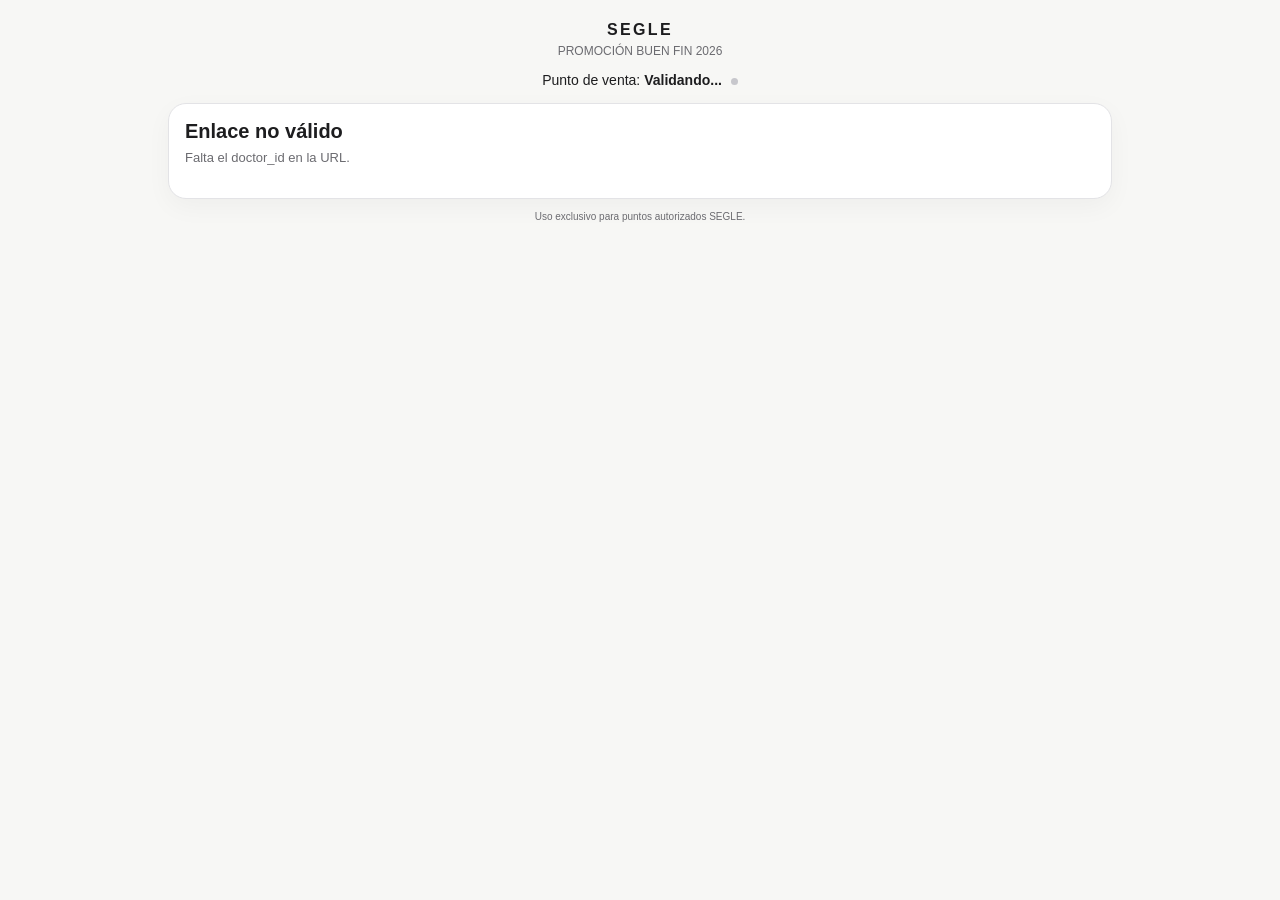
<file: buenfin.html>
<!doctype html>
<html lang="es">
<head>
  <meta charset="utf-8">
  <meta name="viewport" content="width=device-width,initial-scale=1,viewport-fit=cover">
  <title>SEGLE | Buen Fin 2026</title>

  <style>
    :root{
      --bg:#f7f7f5;--card:#fff;--text:#1d1d1f;--muted:#6b6b70;
      --line:#e3e3e6;--dark:#111;--green:#147d45;
      --success:#f3f8f5;--success-line:#d7eadf;
      --error:#fff3f1;--error-line:#efd2cc;
    }

    *{box-sizing:border-box}

    body{
      margin:0;background:var(--bg);color:var(--text);
      font-family:Arial,Helvetica,sans-serif;
    }

    .page{
      width:min(100%,980px);margin:0 auto;padding:18px 18px 44px;
    }

    .brand{
      text-align:center;font-weight:800;letter-spacing:2.4px;margin-top:3px;
    }

    .campaign{
      text-align:center;color:var(--muted);font-size:12px;margin:5px 0 14px;
    }

    .doctor{
      text-align:center;font-size:14px;margin-bottom:13px;min-height:18px;
    }

    .card{
      background:var(--card);border:1px solid var(--line);border-radius:18px;
      padding:16px;box-shadow:0 8px 26px rgba(0,0,0,.04);
    }

    .tabs{
      display:grid;grid-template-columns:1fr 1fr;gap:8px;
      max-width:430px;margin:0 auto 16px;
    }

    .tab{
      min-height:42px;border:1px solid var(--line);border-radius:11px;
      background:#fff;font-weight:700;cursor:pointer;
    }

    .tab.active{
      background:var(--dark);border-color:var(--dark);color:#fff;
    }

    .workspace{
      display:grid;grid-template-columns:minmax(0,1fr) minmax(0,1fr);
      gap:16px;align-items:start;
    }

    .panel{min-width:0}

    .form-panel{
      max-width:430px;width:100%;justify-self:end;
    }

    .result-column{
      min-height:380px;border-left:1px solid var(--line);padding-left:16px;
    }

    h1{font-size:20px;margin:0 0 6px}

    .intro{
      margin:0 0 14px;color:var(--muted);font-size:13px;line-height:1.45;
    }

    label{
      display:block;margin:11px 0 6px;font-size:12px;font-weight:700;
    }

    input{
      width:100%;height:43px;padding:0 12px;border:1px solid #d2d2d6;
      border-radius:10px;background:#fff;font-size:15px;
    }

    button.primary{
      width:100%;min-height:46px;margin-top:15px;border:0;border-radius:11px;
      background:var(--dark);color:#fff;font-weight:800;font-size:14px;cursor:pointer;
    }

    button.secondary{
      width:100%;min-height:44px;margin-top:9px;border:1px solid var(--line);
      border-radius:11px;background:#fff;font-weight:700;cursor:pointer;
    }

    button.green{background:var(--green)}
    button:disabled{opacity:.55;cursor:default}
    .hidden{display:none!important}

    .placeholder{
      display:flex;min-height:330px;border:1px dashed #d7d7da;border-radius:14px;
      align-items:center;justify-content:center;text-align:center;padding:24px;
      color:var(--muted);background:#fafafa;font-size:13px;line-height:1.5;
    }

    .result{
      padding:16px;border:1px solid var(--success-line);border-radius:14px;
      background:var(--success);
    }

    .result.error{
      border-color:var(--error-line);background:var(--error);
    }

    .result h2{margin:0 0 10px;font-size:18px}

    .kv{
      display:grid;grid-template-columns:1fr auto;gap:12px;padding:8px 0;
      border-bottom:1px solid rgba(0,0,0,.06);font-size:13px;
    }

    .coupon-label{
      margin-top:17px;text-align:center;color:var(--muted);font-size:10px;
      letter-spacing:.8px;text-transform:uppercase;
    }

    .coupon{
      margin:5px 0 8px;text-align:center;font-size:27px;font-weight:900;
      letter-spacing:1.7px;word-break:break-word;
    }

    .small{color:var(--muted);font-size:11px;line-height:1.45}

    .status{display:inline-flex;align-items:center;margin-left:5px}
    .dot{width:7px;height:7px;border-radius:50%;background:#c7c7cc}
    .dot.ok{background:var(--green)}

    .spinner{
      width:25px;height:25px;margin:0 auto 12px;border:3px solid #dedede;
      border-top-color:#333;border-radius:50%;animation:spin .8s linear infinite;
    }

    @keyframes spin{to{transform:rotate(360deg)}}

    .footer{
      margin-top:12px;text-align:center;font-size:10px;color:var(--muted);
    }

    @media(max-width:720px){
      .page{width:min(100%,560px);padding:18px 15px 40px}
      .workspace{grid-template-columns:1fr}
      .form-panel{max-width:none}
      .result-column{
        min-height:0;border-left:0;border-top:1px solid var(--line);
        padding-left:0;padding-top:14px;
      }
      .placeholder{display:none}
      .card{padding:16px}
    }
  </style>
</head>

<body>
<main class="page">

  <div class="brand">SEGLE</div>
  <div class="campaign">PROMOCIÓN BUEN FIN 2026</div>

  <div class="doctor">
    Punto de venta:
    <strong id="doctorName">Validando...</strong>
    <span class="status"><span id="doctorDot" class="dot"></span></span>
  </div>

  <section id="invalid" class="card hidden">
    <h1>Enlace no válido</h1>
    <p class="intro" id="invalidText"></p>
  </section>

  <section id="app" class="card">

    <div class="tabs">
      <button id="saleTab" class="tab active" onclick="showMode('sale')">
        Registrar BF
      </button>

      <button id="redeemTab" class="tab" onclick="showMode('redeem')">
        Redimir 2027
      </button>
    </div>

    <section id="saleSection">
      <div class="workspace">

        <div class="panel form-panel">
          <h1>Registrar compra</h1>

          <p class="intro">
            Compra mínima <strong id="minPurchase"></strong>.
            Entrega <strong id="giftName"></strong>
            y genera <strong id="couponValue"></strong> para enero 2027.
          </p>

          <label>Cliente</label>
          <input id="clientName" autocomplete="name" placeholder="Nombre del cliente">

          <label>Ticket / folio</label>
          <input id="ticket" autocomplete="off" placeholder="Ej. A1458">

          <label>Monto de compra</label>
          <input id="amount" type="number" inputmode="decimal" step="0.01" placeholder="2000">

          <label>Correo <span class="small">(opcional)</span></label>
          <input id="email" type="email" autocomplete="email" placeholder="cliente@correo.com">

          <button id="registerBtn" class="primary" onclick="registerSale()">
            GENERAR BENEFICIO
          </button>
        </div>

        <div class="panel result-column">
          <div id="saleResult">
            <div class="placeholder">
              El beneficio aparecerá aquí después de registrar la compra.
            </div>
          </div>
        </div>

      </div>
    </section>


    <section id="redeemSection" class="hidden">
      <div class="workspace">

        <div class="panel form-panel">
          <h1>Redimir beneficio</h1>

          <p class="intro">
            El código debe regresar con el mismo médico que lo generó.
          </p>

          <label>Código</label>
          <input id="couponCode" autocomplete="off" placeholder="S27-XXXXXXXXXX">

          <label>Monto nueva compra <span class="small">(opcional)</span></label>
          <input id="redemptionAmount" type="number" inputmode="decimal" step="0.01">

          <button id="lookupBtn" class="primary" onclick="lookupCoupon()">
            VALIDAR CÓDIGO
          </button>
        </div>

        <div class="panel result-column">
          <div id="redeemResult">
            <div class="placeholder">
              La validación del código aparecerá aquí.
            </div>
          </div>
        </div>

      </div>
    </section>

  </section>

  <div class="footer">
    Uso exclusivo para puntos autorizados SEGLE.
  </div>

  <iframe name="gasFrame" id="gasFrame" class="hidden"></iframe>

</main>


<script>
const GAS_URL = 'https://script.google.com/macros/s/AKfycbzqXawYUS4irl_nr13ZXUL7G4dPwu2AJlhzCRP5UI1NJtrGSlfw3YDe1pKACouXetMA/exec';

const DEFAULT_PROMO = {
  minPurchase: 2000,
  gift: 'Lip Balm SEGLE',
  couponValue: 200,
  validFrom: '2027-01-01',
  validUntil: '2027-01-31',
  requireTicket: true
};

const query = new URLSearchParams(location.search);

const doctorId = query.get('d') || '';
const doctorNameFromUrl = query.get('n') || '';

let promo = { ...DEFAULT_PROMO };
let validatedCoupon = null;


document.addEventListener('DOMContentLoaded', initFast);


function initFast() {
  if (!doctorId) {
    return invalid('Falta el doctor_id en la URL.');
  }

  renderPromo(DEFAULT_PROMO);

  if (doctorNameFromUrl) {
    document.getElementById('doctorName').textContent =
      doctorNameFromUrl;
  } else {
    const cached = getDoctorLocalCache();

    if (cached) {
      document.getElementById('doctorName').textContent =
        cached.name;

      if (cached.promo) {
        promo = cached.promo;
        renderPromo(promo);
      }
    }
  }

  validateDoctorInBackground();
}


async function validateDoctorInBackground() {
  try {
    const res = await jsonp({
      action: 'doctor',
      doctorId
    });

    if (!res.ok) {
      return invalid(res.message);
    }

    promo = res.promo;

    document.getElementById('doctorName').textContent =
      res.doctor.name;

    document.getElementById('doctorDot').classList.add('ok');

    renderPromo(promo);
    setDoctorLocalCache(res.doctor, promo);

  } catch (err) {
    console.warn('Validación inicial tardó:', err);
  }
}


function renderPromo(data) {
  document.getElementById('minPurchase').textContent =
    money(data.minPurchase);

  document.getElementById('giftName').textContent =
    data.gift;

  document.getElementById('couponValue').textContent =
    money(data.couponValue);
}


/* JSONP */

function jsonp(params) {
  return new Promise((resolve, reject) => {
    const callback =
      '__segle_' +
      Date.now() +
      '_' +
      Math.random().toString(36).slice(2);

    const script = document.createElement('script');

    const timeout = setTimeout(() => {
      cleanup();
      reject(new Error('Apps Script no respondió.'));
    }, 12000);

    function cleanup() {
      clearTimeout(timeout);
      try { delete window[callback]; } catch (e) {}
      script.remove();
    }

    window[callback] = data => {
      cleanup();
      resolve(data);
    };

    const qs = new URLSearchParams({
      ...params,
      callback,
      _: Date.now().toString()
    });

    script.src = GAS_URL + '?' + qs.toString();

    script.onerror = () => {
      cleanup();
      reject(new Error('No se pudo consultar Apps Script.'));
    };

    document.body.appendChild(script);
  });
}


/* POST + POLLING */

async function apiPost(action, data = {}) {
  const requestId =
    'R' +
    Date.now() +
    '_' +
    Math.random().toString(36).slice(2);

  submitHiddenPost({
    action,
    requestId,
    doctorId,
    ...data
  });

  // Evita consultar demasiado pronto mientras el POST sigue procesando.
  await sleep(650);

  const started = Date.now();

  while (Date.now() - started < 14000) {
    const poll = await jsonp({
      action: 'result',
      requestId
    });

    if (!poll.ok) {
      throw new Error(
        poll.message ||
        'Error consultando resultado.'
      );
    }

    if (!poll.pending) {
      return poll.result;
    }

    await sleep(500);
  }

  throw new Error(
    'Apps Script tardó demasiado en procesar la solicitud.'
  );
}


function apiFireAndForget(action, data = {}) {
  const requestId =
    'BG' +
    Date.now() +
    '_' +
    Math.random().toString(36).slice(2);

  submitHiddenPost({
    action,
    requestId,
    doctorId,
    ...data
  });
}


function submitHiddenPost(payload) {
  const form = document.createElement('form');

  form.method = 'POST';
  form.action = GAS_URL;
  form.target = 'gasFrame';
  form.style.display = 'none';

  Object.entries(payload).forEach(([key, val]) => {
    const input = document.createElement('input');

    input.type = 'hidden';
    input.name = key;
    input.value = val ?? '';

    form.appendChild(input);
  });

  document.body.appendChild(form);
  form.submit();
  form.remove();
}


function sleep(ms) {
  return new Promise(resolve => setTimeout(resolve, ms));
}


/* REGISTRAR */

async function registerSale() {
  const clientName = value('clientName');
  const ticket = value('ticket');
  const amount = value('amount');
  const email = value('email');

  if (!clientName) {
    return renderSaleError('Captura el nombre del cliente.');
  }

  if (promo.requireTicket && !ticket) {
    return renderSaleError('Captura el ticket o folio.');
  }

  if (
    !amount ||
    Number(amount) < Number(promo.minPurchase)
  ) {
    return renderSaleError(
      'La compra mínima es ' +
      money(promo.minPurchase) +
      '.'
    );
  }

  busy('registerBtn', true, 'GENERANDO...');

  document.getElementById('saleResult').innerHTML = `
    <div class="placeholder">
      <div>
        <div class="spinner"></div>
        Validando compra y generando beneficio...
      </div>
    </div>
  `;

  const started = performance.now();

  try {
    const res = await apiPost('register', {
      clientName,
      ticket,
      amount,
      email
    });

    console.log(
      'Registro ms:',
      Math.round(performance.now() - started)
    );

    busy('registerBtn', false, 'GENERAR BENEFICIO');

    if (!res.ok) {
      return renderSaleError(res.message);
    }

    renderSaleSuccess(res, email);

    if (email && res.saleId) {
      setTimeout(() => {
        apiFireAndForget('email', {
          saleId: res.saleId
        });
      }, 150);
    }

  } catch (err) {
    busy('registerBtn', false, 'GENERAR BENEFICIO');
    renderSaleError(err.message);
  }
}


function renderSaleSuccess(res, email) {
  document.getElementById('saleResult').innerHTML = `
    <div class="result">

      <h2>✓ Beneficio generado</h2>

      ${res.duplicate
        ? `
          <p class="small">
            Esta venta ya estaba registrada. Se recuperó el mismo código.
          </p>
        `
        : ''
      }

      <div class="kv">
        <span>Entregar ahora</span>
        <strong>${escapeHtml(res.gift)}</strong>
      </div>

      <div class="kv">
        <span>Beneficio enero</span>
        <strong>${money(res.couponValue)}</strong>
      </div>

      <div class="coupon-label">
        Código del cliente
      </div>

      <div class="coupon">
        ${escapeHtml(res.couponCode)}
      </div>

      <p class="small">
        Válido del ${formatDate(res.validFrom)}
        al ${formatDate(res.validUntil)}
        con ${escapeHtml(res.doctorName)}.
      </p>

      ${email
        ? `
          <p class="small">
            El correo se enviará en segundo plano.
          </p>
        `
        : ''
      }

      <button
        class="secondary"
        onclick="copyCode('${escapeJs(res.couponCode)}')"
      >
        COPIAR CÓDIGO
      </button>

      <button
        class="primary"
        onclick="newSale()"
      >
        NUEVO CLIENTE
      </button>

    </div>
  `;
}


function renderSaleError(message) {
  document.getElementById('saleResult').innerHTML = `
    <div class="result error">
      <h2>No se pudo continuar</h2>
      <p>${escapeHtml(message)}</p>
    </div>
  `;
}


/* VALIDAR / REDIMIR */

async function lookupCoupon() {
  const couponCode = value('couponCode');

  if (!couponCode) {
    return renderRedeemError('Captura el código.');
  }

  busy('lookupBtn', true, 'VALIDANDO...');

  document.getElementById('redeemResult').innerHTML = `
    <div class="placeholder">
      <div>
        <div class="spinner"></div>
        Validando código...
      </div>
    </div>
  `;

  try {
    const res = await apiPost('lookup', {
      couponCode
    });

    busy('lookupBtn', false, 'VALIDAR CÓDIGO');

    if (!res.ok) {
      return renderRedeemError(res.message);
    }

    validatedCoupon = res.couponCode;

    document.getElementById('redeemResult').innerHTML = `
      <div class="result">

        <h2>✓ Código válido</h2>

        <div class="kv">
          <span>Cliente</span>
          <strong>${escapeHtml(res.clientName)}</strong>
        </div>

        <div class="kv">
          <span>Beneficio</span>
          <strong>${money(res.couponValue)}</strong>
        </div>

        <div class="coupon">
          ${escapeHtml(res.couponCode)}
        </div>

        <button
          id="redeemBtn"
          class="primary green"
          onclick="redeemCoupon()"
        >
          APLICAR ${money(res.couponValue)}
        </button>

      </div>
    `;

  } catch (err) {
    busy('lookupBtn', false, 'VALIDAR CÓDIGO');
    renderRedeemError(err.message);
  }
}


async function redeemCoupon() {
  if (!validatedCoupon) return;

  busy('redeemBtn', true, 'APLICANDO...');

  try {
    const res = await apiPost('redeem', {
      couponCode: validatedCoupon,
      redemptionAmount: value('redemptionAmount')
    });

    if (!res.ok) {
      return renderRedeemError(res.message);
    }

    validatedCoupon = null;

    document.getElementById('redeemResult').innerHTML = `
      <div class="result">

        <h2>✓ Beneficio aplicado</h2>

        <div class="kv">
          <span>Cliente</span>
          <strong>${escapeHtml(res.clientName)}</strong>
        </div>

        <div class="kv">
          <span>Beneficio</span>
          <strong>${money(res.couponValue)}</strong>
        </div>

        <p class="small">
          El código ${escapeHtml(res.couponCode)}
          quedó marcado como REDIMIDO.
        </p>

        <button
          class="primary"
          onclick="newRedemption()"
        >
          SIGUIENTE CLIENTE
        </button>

      </div>
    `;

  } catch (err) {
    renderRedeemError(err.message);
  }
}


function renderRedeemError(message) {
  document.getElementById('redeemResult').innerHTML = `
    <div class="result error">
      <h2>No se pudo continuar</h2>
      <p>${escapeHtml(message)}</p>
    </div>
  `;
}


/* UX */

function showMode(mode) {
  const sale = mode === 'sale';

  document.getElementById('saleSection')
    .classList.toggle('hidden', !sale);

  document.getElementById('redeemSection')
    .classList.toggle('hidden', sale);

  document.getElementById('saleTab')
    .classList.toggle('active', sale);

  document.getElementById('redeemTab')
    .classList.toggle('active', !sale);
}


function newSale() {
  ['clientName','ticket','amount','email'].forEach(id => {
    document.getElementById(id).value = '';
  });

  document.getElementById('saleResult').innerHTML = `
    <div class="placeholder">
      El beneficio aparecerá aquí después de registrar la compra.
    </div>
  `;

  document.getElementById('clientName').focus();
}


function newRedemption() {
  document.getElementById('couponCode').value = '';
  document.getElementById('redemptionAmount').value = '';

  validatedCoupon = null;

  document.getElementById('redeemResult').innerHTML = `
    <div class="placeholder">
      La validación del código aparecerá aquí.
    </div>
  `;
}


function invalid(message) {
  document.getElementById('app').classList.add('hidden');
  document.getElementById('invalidText').textContent = message;
  document.getElementById('invalid').classList.remove('hidden');
}


/* LOCAL CACHE */

function localCacheKey() {
  return 'SEGLE_BF_DOCTOR_' + doctorId;
}


function setDoctorLocalCache(doctor, promoData) {
  try {
    localStorage.setItem(
      localCacheKey(),
      JSON.stringify({
        name: doctor.name,
        promo: promoData,
        savedAt: Date.now()
      })
    );
  } catch (err) {}
}


function getDoctorLocalCache() {
  try {
    const raw = localStorage.getItem(localCacheKey());

    if (!raw) return null;

    const data = JSON.parse(raw);

    if (
      !data.savedAt ||
      Date.now() - data.savedAt > 86400000
    ) {
      return null;
    }

    return data;

  } catch (err) {
    return null;
  }
}


/* HELPERS */

function value(id) {
  return document.getElementById(id).value.trim();
}


function busy(id, state, label) {
  const el = document.getElementById(id);

  if (!el) return;

  el.disabled = state;
  el.textContent = label;
}


function money(v) {
  return new Intl.NumberFormat('es-MX', {
    style: 'currency',
    currency: 'MXN',
    maximumFractionDigits: 0
  }).format(Number(v || 0));
}


function formatDate(iso) {
  const p = String(iso).split('-');

  return p.length === 3
    ? p[2] + '/' + p[1] + '/' + p[0]
    : iso;
}


async function copyCode(code) {
  try {
    await navigator.clipboard.writeText(code);
  } catch (err) {
    prompt('Copia el código:', code);
  }
}


function escapeHtml(v) {
  return String(v ?? '')
    .replace(/&/g,'&amp;')
    .replace(/</g,'&lt;')
    .replace(/>/g,'&gt;')
    .replace(/"/g,'&quot;')
    .replace(/'/g,'&#039;');
}


function escapeJs(v) {
  return String(v ?? '')
    .replace(/\\/g,'\\\\')
    .replace(/'/g,"\\'");
}
</script>

</body>
</html>
</file>
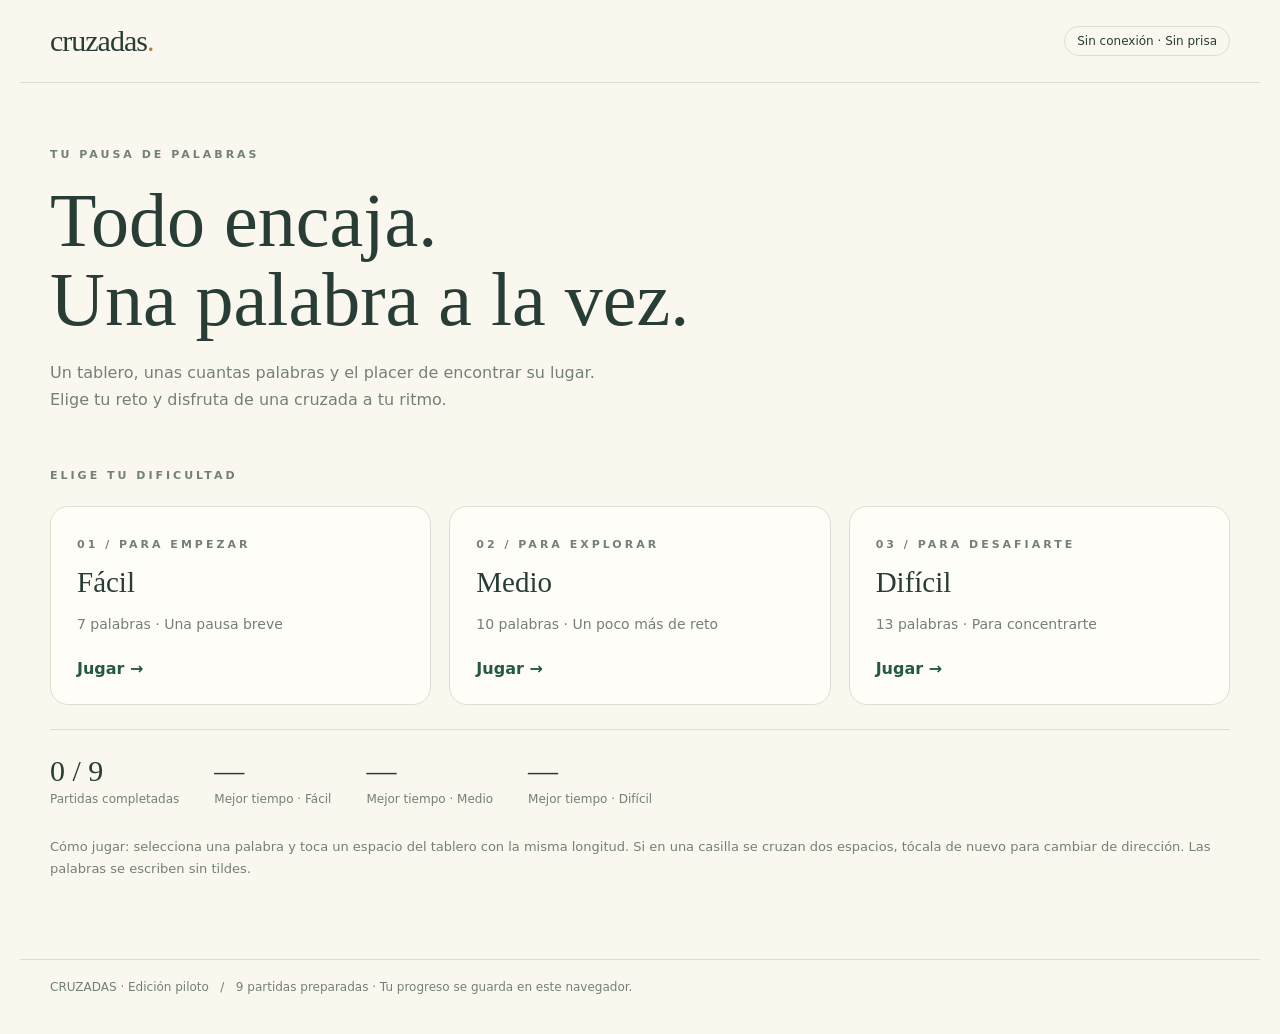
<file: cruzadas_mvp.html>
<!doctype html>
<html lang="es"><head><meta charset="utf-8"><meta name="viewport" content="width=device-width,initial-scale=1"><title>Cruzadas · Tu pausa de palabras</title>
<style>
:root{--paper:#faf7ef;--ink:#283d35;--muted:#738078;--green:#245a45;--lime:#e9efba;--line:#dcded2;--cell:36px}*{box-sizing:border-box}body{margin:0;background:var(--paper);color:var(--ink);font-family:system-ui,-apple-system,sans-serif}button,select{font:inherit}button{cursor:pointer;border:1px solid var(--line);border-radius:12px;background:#fffdf7;color:var(--ink);padding:12px 16px;min-height:44px}button:hover{border-color:var(--green);background:#f0f3df}button:focus-visible,select:focus-visible{outline:3px solid #bd8a42;outline-offset:3px}button:disabled{opacity:.45;cursor:default}.primary{background:var(--green);color:white;border-color:var(--green)}.primary:hover{background:#173f30;color:white}.small{font-size:13px;padding:8px 12px}header{max-width:1240px;margin:auto;padding:24px 30px;display:flex;align-items:center;justify-content:space-between;border-bottom:1px solid var(--line)}.brand{font-family:Georgia,serif;font-size:30px;letter-spacing:-1px}.brand span{color:#b17e40}main{max-width:1240px;margin:auto;padding:30px}.eyebrow{text-transform:uppercase;letter-spacing:3px;font-size:11px;font-weight:700;color:var(--muted)}h1,h2,h3{font-family:Georgia,serif;font-weight:400}h1{font-size:clamp(44px,7vw,76px);line-height:1.04;max-width:700px;margin:20px 0}p{line-height:1.7}.intro{max-width:570px;color:var(--muted)}.hero{padding:35px 0 40px;position:relative}.badge{display:inline-block;border:1px solid var(--line);padding:7px 12px;border-radius:30px;font-size:12px}.cards{display:grid;grid-template-columns:repeat(3,1fr);gap:18px;margin:24px 0}.card{text-align:left;padding:26px;border-radius:18px;background:#fffdf8;position:relative}.card h2{font-size:29px;margin:14px 0}.card p{color:var(--muted);font-size:14px}.card strong{display:block;color:var(--green);margin-top:22px}.stats{display:flex;gap:35px;border-top:1px solid var(--line);padding-top:24px;flex-wrap:wrap}.stat strong{display:block;font:30px Georgia,serif}.stat span{font-size:12px;color:var(--muted)}.topline{display:flex;justify-content:space-between;align-items:center;gap:15px;flex-wrap:wrap}.topline h2{font-size:34px;margin:8px 0}.meta{color:var(--muted);font-size:13px}.layout{display:grid;grid-template-columns:minmax(0,1fr) 330px;gap:24px;margin-top:24px}.boardcard,.bank{border:1px solid var(--line);background:#fffdf7;border-radius:18px;padding:22px}.boardcard{min-width:0}.boardwrap{overflow:auto;padding:12px 0 24px}.grid{display:grid;gap:2px;width:max-content;margin:auto;background:#313f36;padding:8px;border-radius:6px}.cell{position:relative;width:var(--cell);height:var(--cell);min-height:0;padding:0;border:0;border-radius:2px;background:#fffdf2;color:var(--ink);font-weight:700;font-size:calc(var(--cell)*.45)}.cell:hover{background:#edf0d4}.cell.black{background:transparent;pointer-events:none}.cell.selected{background:var(--lime);box-shadow:inset 0 0 0 2px #9ba850}.cell.error{background:#f8d4c7}.cell.hinted{color:#a06824}.cell small{position:absolute;left:3px;top:2px;font-size:8px;font-weight:400}.tools{display:flex;gap:8px;flex-wrap:wrap;border-top:1px solid var(--line);padding-top:18px}.status{min-height:48px;font-size:14px;line-height:1.5;padding-top:15px}.bank h3{font-size:24px;margin:0 0 8px}.bank p{font-size:13px;color:var(--muted);margin:5px 0 20px}.group-title{font-size:11px;letter-spacing:2px;color:var(--muted);margin:20px 0 9px}.words{display:flex;gap:8px;flex-wrap:wrap}.word{padding:9px 11px;font-size:13px;letter-spacing:1px;border-radius:8px}.word.used{text-decoration:line-through;opacity:.5}.word.chosen{background:var(--green);color:white}.progress{height:6px;background:#e7e8da;border-radius:20px;overflow:hidden;margin-top:13px}.progress div{height:100%;background:var(--green);transition:width .2s}.help{padding:16px 0;color:var(--muted);font-size:13px}.win{padding:20px;background:var(--lime);border-radius:14px;margin-top:20px}.win h3{font-size:28px;margin:0 0 8px}[hidden]{display:none!important}footer{max-width:1240px;margin:20px auto;padding:20px 30px;color:var(--muted);font-size:12px;border-top:1px solid var(--line)}.savewarn{color:#9b562f;font-size:13px}select{padding:10px;border:1px solid var(--line);border-radius:8px;background:var(--paper);color:var(--ink)}@media(max-width:850px){.layout{grid-template-columns:minmax(0,1fr)}.bank{order:2}.cards{gap:10px}.card{padding:18px}.bank .groups{display:flex;gap:24px;flex-wrap:wrap}.group{flex:1;min-width:150px}}@media(max-width:560px){header{padding:18px}.brand{font-size:26px}main{padding:20px 14px}.hero{padding:20px 4px}.cards{grid-template-columns:1fr}.card{padding:18px}.card h2{margin:6px 0}.card p{margin:4px 0}.card strong{margin-top:8px}.boardcard,.bank{padding:14px}.topline h2{font-size:28px}.tools button{flex:1;padding:10px;font-size:12px}.grid{padding:5px}.stats{gap:24px}footer{padding:18px}.bank{position:relative}}
</style></head><body>
<header><div class="brand">cruzadas<span>.</span></div><button id="homeBtn" class="small" hidden>Inicio</button><span id="localBadge" class="badge">Sin conexión · Sin prisa</span></header>
<main><div id="saveWarn" class="savewarn" role="status"></div><section id="home"><div class="hero"><div class="eyebrow">TU PAUSA DE PALABRAS</div><h1>Todo encaja.<br>Una palabra a la vez.</h1><p class="intro">Un tablero, unas cuantas palabras y el placer de encontrar su lugar. Elige tu reto y disfruta de una cruzada a tu ritmo.</p><button id="continueBtn" class="primary" hidden>Continuar mi partida</button></div><div class="eyebrow">ELIGE TU DIFICULTAD</div><div class="cards" id="levels"></div><div class="stats" id="stats"></div><p class="help">Cómo jugar: selecciona una palabra y toca un espacio del tablero con la misma longitud. Si en una casilla se cruzan dos espacios, tócala de nuevo para cambiar de dirección. Las palabras se escriben sin tildes.</p></section>
<section id="game" hidden><div class="topline"><div><div class="eyebrow" id="gameLabel"></div><h2 id="gameTitle"></h2><div class="meta" id="gameMeta"></div></div><div><label class="meta" for="puzzleSelect">Partida </label><select id="puzzleSelect"></select><div class="meta" id="timer" style="text-align:right;margin-top:10px"></div></div></div><div class="layout"><div class="boardcard"><div class="meta" id="progressText"></div><div class="progress"><div id="progressBar"></div></div><div class="boardwrap"><div id="grid" class="grid" aria-label="Tablero de cruzadas"></div></div><div class="tools"><button id="undo">↶ Deshacer</button><button id="remove">Quitar</button><button id="hint">Pista</button><button id="check">Comprobar</button><button id="restart">Reiniciar</button></div><div class="status" id="status" role="status" aria-live="polite"></div><div class="win" id="win" hidden><h3>¡Todo encaja!</h3><p id="winText"></p><button id="next" class="primary">Siguiente partida →</button></div></div><aside class="bank"><h3>Las palabras</h3><p id="selectionInfo">Selecciona una palabra, después su espacio.</p><div class="groups" id="groups"></div></aside></div><p class="help">Puedes colocar primero la palabra o seleccionar primero el espacio. «Quitar» elimina la palabra del espacio seleccionado. «Pista» coloca una palabra correcta. El reloj se pausa al salir de la partida o cambiar de pestaña.</p></section></main><footer>CRUZADAS · Edición piloto &nbsp; / &nbsp; 9 partidas preparadas · Tu progreso se guarda en este navegador.</footer>
<script>
'use strict';
const PUZZLES=[{"id":"p1","difficulty":"easy","theme":"En casa","slots":[{"word":"MESA","r":0,"c":1,"d":"v","id":0},{"word":"SALA","r":3,"c":0,"d":"h","id":1},{"word":"SILLA","r":3,"c":0,"d":"v","id":2},{"word":"CASA","r":4,"c":4,"d":"v","id":3},{"word":"TAZA","r":4,"c":6,"d":"v","id":4},{"word":"LAMPARA","r":5,"c":0,"d":"h","id":5},{"word":"CAMA","r":7,"c":3,"d":"h","id":6}],"rows":8,"cols":7},{"id":"p2","difficulty":"easy","theme":"Animales","slots":[{"word":"MONO","r":0,"c":1,"d":"v","id":0},{"word":"VACA","r":0,"c":3,"d":"v","id":1},{"word":"RANA","r":0,"c":5,"d":"v","id":2},{"word":"FOCA","r":1,"c":0,"d":"h","id":3},{"word":"LORO","r":1,"c":8,"d":"v","id":4},{"word":"CONEJO","r":2,"c":3,"d":"h","id":5},{"word":"OSO","r":4,"c":6,"d":"h","id":6}],"rows":5,"cols":9},{"id":"p3","difficulty":"easy","theme":"Al aire libre","slots":[{"word":"MAR","r":0,"c":0,"d":"v","id":0},{"word":"HOJA","r":0,"c":3,"d":"v","id":1},{"word":"ARBOL","r":1,"c":0,"d":"h","id":2},{"word":"ROCA","r":2,"c":5,"d":"v","id":3},{"word":"LAGO","r":3,"c":2,"d":"h","id":4},{"word":"LUNA","r":5,"c":2,"d":"h","id":5},{"word":"NUBE","r":5,"c":4,"d":"v","id":6}],"rows":9,"cols":6},{"id":"p4","difficulty":"medium","theme":"Sabores","slots":[{"word":"CANELA","r":0,"c":11,"d":"v","id":0},{"word":"FRUTA","r":0,"c":13,"d":"v","id":1},{"word":"SOPA","r":1,"c":7,"d":"v","id":2},{"word":"TOMATE","r":1,"c":9,"d":"v","id":3},{"word":"ARROZ","r":1,"c":11,"d":"h","id":4},{"word":"PATATA","r":3,"c":0,"d":"h","id":5},{"word":"AZUCAR","r":3,"c":5,"d":"v","id":6},{"word":"PIMIENTA","r":3,"c":7,"d":"h","id":7},{"word":"ACEITE","r":6,"c":4,"d":"h","id":8},{"word":"NARANJA","r":8,"c":3,"d":"h","id":9}],"rows":9,"cols":16},{"id":"p5","difficulty":"medium","theme":"De viaje","slots":[{"word":"DESTINO","r":0,"c":10,"d":"v","id":0},{"word":"CIUDAD","r":2,"c":8,"d":"v","id":1},{"word":"MALETA","r":2,"c":12,"d":"v","id":2},{"word":"MAPA","r":3,"c":6,"d":"v","id":3},{"word":"TURISTA","r":4,"c":0,"d":"h","id":4},{"word":"PASAPORTE","r":6,"c":5,"d":"h","id":5},{"word":"PLAYA","r":6,"c":5,"d":"v","id":6},{"word":"TREN","r":7,"c":2,"d":"v","id":7},{"word":"RUTA","r":8,"c":2,"d":"h","id":8},{"word":"BARCO","r":10,"c":4,"d":"h","id":9}],"rows":11,"cols":14},{"id":"p6","difficulty":"medium","theme":"Ciencia","slots":[{"word":"CELULA","r":0,"c":2,"d":"v","id":0},{"word":"ENERGIA","r":1,"c":0,"d":"h","id":1},{"word":"ATOMO","r":2,"c":9,"d":"v","id":2},{"word":"FUERZA","r":3,"c":4,"d":"v","id":3},{"word":"PROTON","r":3,"c":6,"d":"h","id":4},{"word":"PLANETA","r":3,"c":6,"d":"v","id":5},{"word":"GRAVEDAD","r":5,"c":0,"d":"h","id":6},{"word":"GEN","r":5,"c":0,"d":"v","id":7},{"word":"MASA","r":8,"c":1,"d":"h","id":8},{"word":"CARBONO","r":9,"c":5,"d":"h","id":9}],"rows":10,"cols":12},{"id":"p7","difficulty":"hard","theme":"Geografía","slots":[{"word":"VALLE","r":0,"c":12,"d":"v","id":0},{"word":"ECUADOR","r":1,"c":5,"d":"v","id":1},{"word":"GLACIAR","r":1,"c":7,"d":"v","id":2},{"word":"DESIERTO","r":1,"c":9,"d":"v","id":3},{"word":"LAGUNA","r":1,"c":11,"d":"h","id":4},{"word":"PARALELO","r":3,"c":14,"d":"v","id":5},{"word":"ARCHIPIELAGO","r":4,"c":5,"d":"h","id":6},{"word":"ISLA","r":4,"c":11,"d":"v","id":7},{"word":"OCEANO","r":4,"c":16,"d":"v","id":8},{"word":"ISTMO","r":9,"c":8,"d":"v","id":9},{"word":"ESTUARIO","r":10,"c":7,"d":"h","id":10},{"word":"MESETA","r":12,"c":8,"d":"h","id":11},{"word":"MERIDIANO","r":13,"c":0,"d":"h","id":12}],"rows":14,"cols":17},{"id":"p8","difficulty":"hard","theme":"Arte y cultura","slots":[{"word":"POESIA","r":0,"c":4,"d":"v","id":0},{"word":"PINTURA","r":0,"c":9,"d":"v","id":1},{"word":"MUSEO","r":1,"c":6,"d":"v","id":2},{"word":"LIENZO","r":1,"c":8,"d":"h","id":3},{"word":"ORQUESTA","r":1,"c":13,"d":"v","id":4},{"word":"CERAMICA","r":2,"c":1,"d":"v","id":5},{"word":"BALLET","r":3,"c":11,"d":"v","id":6},{"word":"ARQUITECTURA","r":4,"c":0,"d":"h","id":7},{"word":"MELODIA","r":4,"c":15,"d":"v","id":8},{"word":"SINFONIA","r":7,"c":0,"d":"h","id":9},{"word":"TEATRO","r":7,"c":10,"d":"h","id":10},{"word":"ACUARELA","r":9,"c":1,"d":"h","id":11},{"word":"NOVELA","r":10,"c":10,"d":"h","id":12}],"rows":11,"cols":16},{"id":"p9","difficulty":"hard","theme":"Naturaleza","slots":[{"word":"PRADERA","r":0,"c":4,"d":"h","id":0},{"word":"ECOSISTEMA","r":0,"c":8,"d":"v","id":1},{"word":"FLORA","r":1,"c":11,"d":"v","id":2},{"word":"SEMILLA","r":2,"c":1,"d":"v","id":3},{"word":"MUSGO","r":2,"c":4,"d":"h","id":4},{"word":"HUMEDAL","r":2,"c":14,"d":"v","id":5},{"word":"BOSQUE","r":3,"c":10,"d":"h","id":6},{"word":"BIODIVERSIDAD","r":5,"c":0,"d":"h","id":7},{"word":"HELECHO","r":7,"c":5,"d":"h","id":8},{"word":"HONGO","r":7,"c":10,"d":"v","id":9},{"word":"RAIZ","r":8,"c":0,"d":"h","id":10},{"word":"FAUNA","r":9,"c":7,"d":"h","id":11},{"word":"VEGETACION","r":11,"c":2,"d":"h","id":12}],"rows":12,"cols":16}];
const LEVELS={easy:['Fácil','7 palabras · Una pausa breve'],medium:['Medio','10 palabras · Un poco más de reto'],hard:['Difícil','13 palabras · Para concentrarte']};
const KEY='cruzadas-mvp-v1';const $=id=>document.getElementById(id);let db={games:{},records:{},last:null},p=null,g=null,selectedWord=null,selectedSlot=null,errors=[],tick=Date.now();
function cells(s){return Array.from(s.word,(_,i)=>[s.r+(s.d==='v'?i:0),s.c+(s.d==='h'?i:0)]);}
function validatePuzzles(){let ids=new Set();for(const q of PUZZLES){if(ids.has(q.id))throw Error('ID duplicado');ids.add(q.id);let m=new Map(),words=new Set();for(const s of q.slots){if(words.has(s.word))throw Error('Palabra duplicada');words.add(s.word);for(const [i,[r,c]]of cells(s).entries()){if(r<0||c<0||r>=q.rows||c>=q.cols)throw Error('Fuera del tablero');let k=r+','+c;if(m.has(k)&&m.get(k)!==s.word[i])throw Error('Cruce incompatible');m.set(k,s.word[i]);}}}}validatePuzzles();
function fresh(){return {placed:{},hinted:[],history:[],elapsed:0,done:false,hints:0};}
function validGame(q,x){return x&&typeof x.placed==='object'&&x.placed!==null&&Array.isArray(x.hinted)&&Array.isArray(x.history)&&Number.isFinite(x.elapsed)&&x.elapsed>=0&&Object.entries(x.placed).every(([id,w])=>q.slots[id]&&q.slots.some(s=>s.word===w)&&w.length===q.slots[id].word.length)&&new Set(Object.values(x.placed)).size===Object.values(x.placed).length;}
try{let raw=localStorage.getItem(KEY);if(raw){let x=JSON.parse(raw);if(x&&x.games&&x.records){db=x;for(let q of PUZZLES)if(db.games[q.id]&&!validGame(q,db.games[q.id]))delete db.games[q.id];}}}catch(e){$('saveWarn').textContent='No se pudo leer el guardado. Puedes jugar; el guardado depende de los permisos de tu navegador.';}
function save(){try{localStorage.setItem(KEY,JSON.stringify(db));}catch(e){$('saveWarn').textContent='El navegador no permite guardar aquí. Esta partida seguirá disponible mientras mantengas abierta la página.';}}
function fmt(t){let n=Math.floor(t/1000);return Math.floor(n/60)+':'+String(n%60).padStart(2,'0');}
function clock(){let now=Date.now();if(p&&g&&!g.done&&!document.hidden){g.elapsed+=Math.max(0,now-tick);$('timer').textContent='Tiempo activo · '+fmt(g.elapsed);}tick=now;}
setInterval(()=>{clock();if(p)save();},1000);document.addEventListener('visibilitychange',()=>{clock();save();});window.addEventListener('pagehide',()=>{clock();save();});
function home(){clock();p=null;g=null;save();$('home').hidden=false;$('game').hidden=true;$('homeBtn').hidden=true;$('localBadge').hidden=false;$('levels').innerHTML=Object.entries(LEVELS).map(([k,v],i)=>`<button class="card" data-level="${k}"><span class="eyebrow">0${i+1} / ${i===0?'Para empezar':i===1?'Para explorar':'Para desafiarte'}</span><h2>${v[0]}</h2><p>${v[1]}</p><strong>Jugar →</strong></button>`).join('');$('levels').querySelectorAll('button').forEach(b=>b.onclick=()=>{let list=PUZZLES.filter(q=>q.difficulty===b.dataset.level);start(list.find(q=>!db.games[q.id]?.done)||list[0]);});let records=Object.entries(db.records).filter(([id,r])=>PUZZLES.some(q=>q.id===id)&&r&&Number.isFinite(r.best));$('stats').innerHTML=`<div class="stat"><strong>${records.length} / 9</strong><span>Partidas completadas</span></div>`+Object.entries(LEVELS).map(([k,v])=>{let times=records.filter(([id])=>PUZZLES.find(q=>q.id===id).difficulty===k).map(([,r])=>r.best);return `<div class="stat"><strong>${times.length?fmt(Math.min(...times)):'—'}</strong><span>Mejor tiempo · ${v[0]}</span></div>`;}).join('');$('continueBtn').hidden=!PUZZLES.some(q=>q.id===db.last&&db.games[q.id]&&!db.games[q.id].done);}
function start(q){clock();p=q;g=db.games[q.id]||(db.games[q.id]=fresh());db.last=q.id;selectedWord=null;selectedSlot=null;errors=[];tick=Date.now();$('home').hidden=true;$('game').hidden=false;$('homeBtn').hidden=false;$('localBadge').hidden=true;$('gameLabel').textContent=LEVELS[q.difficulty][0]+' · '+(PUZZLES.indexOf(q)%3+1)+' de 3';$('gameTitle').textContent=q.theme;$('gameMeta').textContent=q.slots.length+' palabras · '+q.rows+' × '+q.cols+' casillas';$('puzzleSelect').innerHTML=PUZZLES.map(z=>`<option value="${z.id}" ${z.id===q.id?'selected':''}>${LEVELS[z.difficulty][0]} · ${z.theme}</option>`).join('');message(g.done?'Partida completada. Puedes reiniciarla para volver a jugar.':'Selecciona una palabra y toca su espacio.');render();save();}
function message(t){$('status').textContent=t;}
function snapshot(){g.history.push({placed:{...g.placed},hinted:[...g.hinted]});if(g.history.length>100)g.history.shift();}
function letters(){let m={};for(const s of p.slots)if(g.placed[s.id])cells(s).forEach(([r,c],i)=>m[r+','+c]=g.placed[s.id][i]);return m;}
function conflicts(slot,w){let bad=[];for(let other of p.slots){if(other.id===slot.id||!g.placed[other.id])continue;let a=cells(slot),b=cells(other);a.forEach(([r,c],i)=>b.forEach(([y,x],j)=>{if(r===y&&c===x&&w[i]!==g.placed[other.id][j])bad.push(other.id);}));}return bad;}
function tryPlace(){if(selectedWord===null||selectedSlot===null||g.done)return;let s=p.slots[selectedSlot],w=selectedWord;if(w.length!==s.word.length){message(`Este espacio tiene ${s.word.length} letras; ${w} tiene ${w.length}. Selecciona otro espacio.`);return;}if(conflicts(s,w).length){message('Esa palabra no coincide con las letras del cruce. Prueba otro espacio o quita la palabra que cruza.');return;}snapshot();g.placed[s.id]=w;g.hinted=g.hinted.filter(id=>id!==s.id);selectedWord=null;errors=[];message('Palabra colocada. Sigue buscando su lugar.');complete();render();save();}
function complete(){if(p.slots.every(s=>g.placed[s.id]===s.word)){clock();g.done=true;let old=db.records[p.id];db.records[p.id]={best:Math.min(old?.best??Infinity,g.elapsed),completions:(old?.completions||0)+1,hints:g.hints};message('¡Cruzada completada!');}}
function render(){let m=letters(),active=selectedSlot!==null?cells(p.slots[selectedSlot]).map(a=>a.join(',')):[],html='';let size=Math.max(21,Math.min(38,Math.floor((Math.min(window.innerWidth-64,740)-20)/p.cols)-2));$('grid').style.setProperty('--cell',size+'px');$('grid').style.gridTemplateColumns=`repeat(${p.cols},var(--cell))`;for(let r=0;r<p.rows;r++)for(let c=0;c<p.cols;c++){let slots=p.slots.filter(s=>cells(s).some(([y,x])=>y===r&&x===c)),k=r+','+c;if(!slots.length){html+='<div class="cell black" aria-hidden="true"></div>';continue;}let first=slots.filter(s=>s.r===r&&s.c===c);let err=slots.some(s=>errors.includes(s.id)),hinted=slots.some(s=>g.hinted.includes(s.id));html+=`<button class="cell ${active.includes(k)?'selected':''} ${err?'error':''} ${hinted?'hinted':''}" data-r="${r}" data-c="${c}" aria-label="Fila ${r+1}, columna ${c+1}${m[k]?', letra '+m[k]:', vacía'}" ${g.done?'disabled':''}>${first.length?'<small>'+Math.min(...first.map(s=>s.id+1))+'</small>':''}${m[k]||''}</button>`;}$('grid').innerHTML=html;$('grid').querySelectorAll('button').forEach(b=>b.onclick=()=>{let opts=p.slots.filter(s=>cells(s).some(([r,c])=>r===+b.dataset.r&&c===+b.dataset.c));if(selectedWord){let matched=opts.filter(s=>s.word.length===selectedWord.length);if(matched.length)opts=matched;}let i=opts.findIndex(s=>s.id===selectedSlot);selectedSlot=opts[(i+1)%opts.length].id;render();tryPlace();});let lengths=[...new Set(p.slots.map(s=>s.word.length))].sort((a,b)=>a-b);$('groups').innerHTML=lengths.map(n=>`<div class="group"><div class="group-title">${n} LETRAS</div><div class="words">${p.slots.filter(s=>s.word.length===n).map(s=>s.word).sort().map(w=>`<button class="word ${Object.values(g.placed).includes(w)?'used':''} ${selectedWord===w?'chosen':''}" data-word="${w}" ${Object.values(g.placed).includes(w)||g.done?'disabled':''}>${w}</button>`).join('')}</div></div>`).join('');$('groups').querySelectorAll('button').forEach(b=>b.onclick=()=>{selectedWord=b.dataset.word;render();tryPlace();});$('selectionInfo').textContent=selectedWord?'Elegida: '+selectedWord+' · '+selectedWord.length+' letras':selectedSlot!==null?'Espacio '+(selectedSlot+1)+' · '+p.slots[selectedSlot].word.length+' letras · '+(p.slots[selectedSlot].d==='h'?'horizontal':'vertical'):'Selecciona una palabra, después su espacio.';let n=Object.keys(g.placed).length;$('progressText').textContent=n+' de '+p.slots.length+' palabras colocadas';$('progressBar').style.width=n/p.slots.length*100+'%';$('undo').disabled=!g.history.length||g.done;$('remove').disabled=selectedSlot===null||!g.placed[selectedSlot]||g.done;$('hint').disabled=g.done;$('check').disabled=g.done;$('win').hidden=!g.done;$('winText').textContent='Terminaste en '+fmt(g.elapsed)+' con '+g.hints+' pista'+(g.hints===1?'':'s')+'. Mejor tiempo: '+fmt(db.records[p.id]?.best??g.elapsed)+'.';$('timer').textContent='Tiempo activo · '+fmt(g.elapsed);}
$('homeBtn').onclick=home;$('continueBtn').onclick=()=>start(PUZZLES.find(q=>q.id===db.last));$('puzzleSelect').onchange=e=>start(PUZZLES.find(q=>q.id===e.target.value));$('undo').onclick=()=>{if(!g.history.length||g.done)return;let x=g.history.pop();g.placed=x.placed;g.hinted=x.hinted;errors=[];selectedWord=null;message('Última jugada deshecha.');render();save();};$('remove').onclick=()=>{if(selectedSlot===null||!g.placed[selectedSlot]||g.done)return;snapshot();delete g.placed[selectedSlot];g.hinted=g.hinted.filter(id=>id!==selectedSlot);errors=[];message('Palabra quitada. Sus letras de cruce se conservan si otra palabra las usa.');render();save();};$('hint').onclick=()=>{if(g.done)return;let s=selectedSlot!==null&&g.placed[selectedSlot]!==p.slots[selectedSlot].word?p.slots[selectedSlot]:p.slots.find(s=>g.placed[s.id]!==s.word);if(!s)return;snapshot();let cleared=conflicts(s,s.word);for(let other of p.slots)if(other.id!==s.id&&g.placed[other.id]===s.word)cleared.push(other.id);for(let id of new Set(cleared)){delete g.placed[id];g.hinted=g.hinted.filter(x=>x!==id);}g.placed[s.id]=s.word;g.hinted=[...new Set([...g.hinted,s.id])];g.hints++;selectedSlot=s.id;selectedWord=null;errors=[];message('Pista: '+s.word+'.'+(cleared.length?' Se retiraron palabras incompatibles; puedes deshacer la pista.':''));complete();render();save();};$('check').onclick=()=>{errors=p.slots.filter(s=>g.placed[s.id]&&g.placed[s.id]!==s.word).map(s=>s.id);let n=Object.keys(g.placed).length;message(errors.length?errors.length+' palabra(s) fuera de lugar, resaltadas en coral.':n?'Las palabras colocadas son correctas. Faltan '+(p.slots.length-n)+'.':'Coloca una palabra para comprobarla.');render();};$('restart').onclick=()=>{if(confirm('¿Reiniciar esta partida? Se borrarán sus palabras y su tiempo actual. Tus récords se conservan.')){db.games[p.id]=fresh();start(p);}};$('next').onclick=()=>{let list=PUZZLES.filter(q=>q.difficulty===p.difficulty),i=list.findIndex(q=>q.id===p.id);let q=list.slice(i+1).find(q=>!db.games[q.id]?.done)||list.find(q=>!db.games[q.id]?.done)||PUZZLES.find(q=>!db.games[q.id]?.done);if(q)start(q);else{home();$('continueBtn').hidden=true;}};window.addEventListener('resize',()=>{if(p)render();});home();
</script></body></html>
</file>
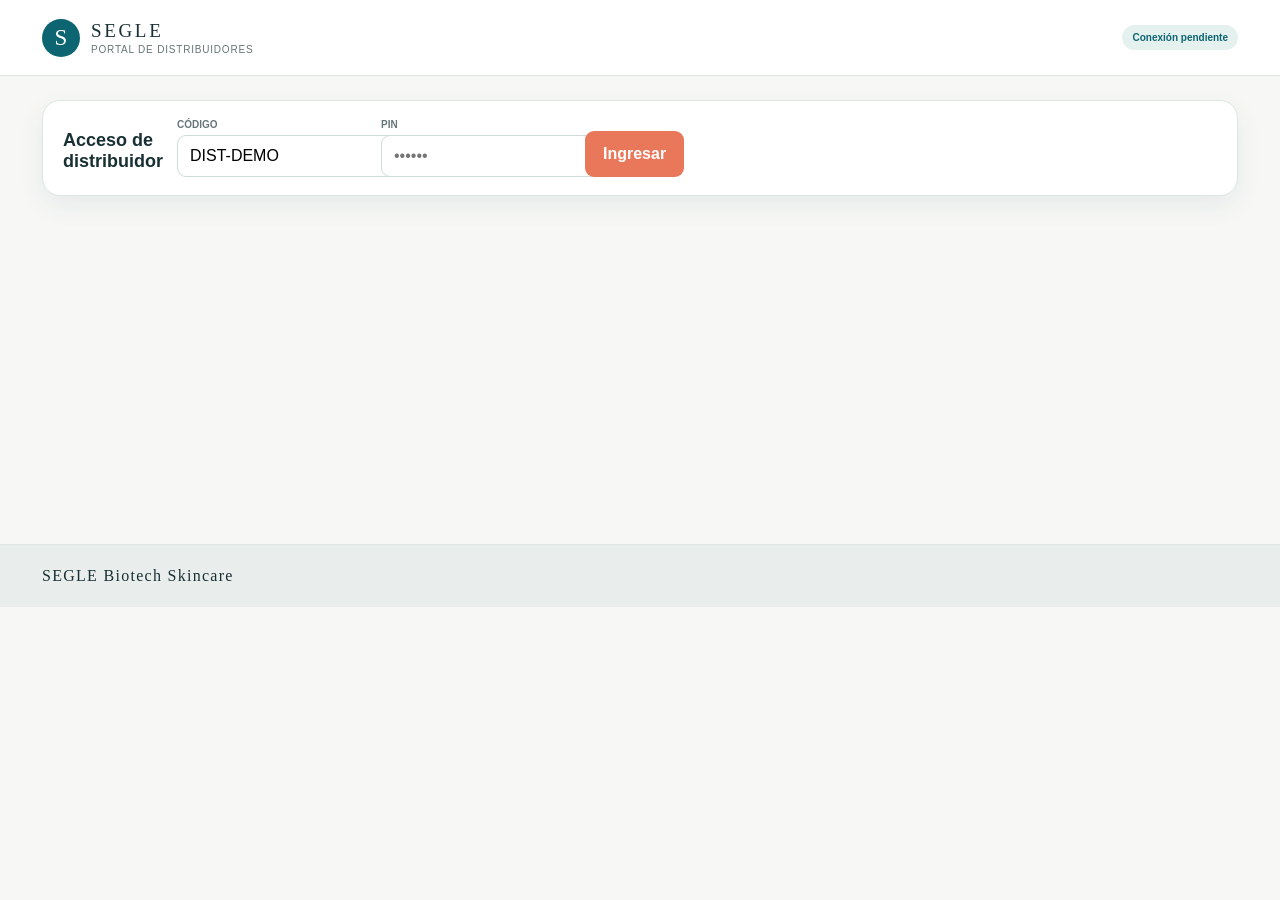
<file: pedidos.html>
<!doctype html>
<html lang="es"><head><meta charset="utf-8"><meta name="viewport" content="width=device-width,initial-scale=1"><meta name="description" content="Portal configurable de pedidos para distribuidores SEGLE"><title>SEGLE Pedidos Distribuidores</title><style>

:root{--ink:#183034;--muted:#667578;--teal:#0d6572;--mint:#dff0ed;--line:#dfe7e5;--coral:#e9785b}*{box-sizing:border-box}html{scroll-behavior:smooth}body{margin:0;background:#f7f8f6;color:var(--ink);font-family:Arial,Helvetica,sans-serif}button,input,textarea{font:inherit}button{cursor:pointer}.shell{max-width:1440px;margin:auto;padding-left:42px;padding-right:42px}
.topbar{height:76px;background:#fff;border-bottom:1px solid var(--line);display:flex;align-items:center;justify-content:space-between;padding:0 42px;position:sticky;top:0;z-index:30}.brand{display:flex;align-items:center;gap:11px}.brand-mark{display:grid;place-items:center;width:38px;height:38px;border-radius:50%;background:var(--teal);color:#fff;font:23px Georgia,serif}.brand b{display:block;font:19px Georgia,serif;letter-spacing:.14em}.brand small{display:block;color:var(--muted);font-size:10px;letter-spacing:.08em;text-transform:uppercase;margin-top:2px}.top-actions{display:flex;align-items:center;gap:18px}.text-button{border:0;background:transparent;color:var(--muted);font-size:13px}.download-html{text-decoration:none;color:var(--teal);font-weight:700}.cart-button{border:0;border-radius:999px;background:var(--ink);color:#fff;padding:9px 10px 9px 18px;display:flex;align-items:center;gap:12px}.cart-button b{background:var(--coral);border-radius:50%;display:grid;place-items:center;min-width:29px;height:29px;padding:0 6px}
.hero{background:var(--teal);color:#fff}.hero-inner{padding-top:58px;padding-bottom:58px;display:grid;grid-template-columns:1.15fr .85fr;align-items:end;gap:70px}.eyebrow,.kicker,.final-kicker{font-size:11px;letter-spacing:.18em;font-weight:700}.hero h1{font:58px/.98 Georgia,serif;margin:17px 0}.hero h1 em{font-weight:400;color:#bfe3dc}.hero p{color:#d6ebe7;line-height:1.65;max-width:640px;margin:0;font-size:16px}.hero-summary{background:#ffffff14;border:1px solid #ffffff2b;border-radius:18px;display:grid;grid-template-columns:repeat(3,1fr);overflow:hidden}.hero-summary div{padding:24px;border-right:1px solid #ffffff26}.hero-summary div:last-child{border:0}.hero-summary small{display:block;color:#bfe3dc;font-size:11px;margin-bottom:8px}.hero-summary strong{font-size:22px;white-space:nowrap}
.steps{display:grid;grid-template-columns:repeat(3,1fr);background:#fff;border-bottom:1px solid var(--line)}.steps button{background:#fff;border:0;border-bottom:3px solid transparent;padding:20px;color:#849092;font-weight:700;display:flex;justify-content:center;align-items:center;gap:10px}.steps button span{display:grid;place-items:center;width:25px;height:25px;border-radius:50%;background:#edf1f0;font-size:12px}.steps button.active{color:var(--teal);border-color:var(--teal)}.steps button.active span{background:var(--teal);color:#fff}
.workspace{display:grid;grid-template-columns:minmax(0,1fr) 330px;gap:30px;padding-top:42px;padding-bottom:80px;align-items:start}.section-heading{display:flex;justify-content:space-between;align-items:flex-end;gap:28px;margin-bottom:24px}.kicker{color:var(--coral)}.section-heading h2{font:34px Georgia,serif;margin:6px 0}.section-heading p{margin:0;color:var(--muted);font-size:14px}.search-wrap{background:#fff;border:1px solid var(--line);border-radius:12px;width:360px;height:48px;display:flex;align-items:center;padding:0 13px;gap:9px;box-shadow:0 4px 16px #1432320a}.search-wrap>span{font-size:24px;color:#7a8889;transform:rotate(-20deg)}.search-wrap input{border:0;outline:0;width:100%;color:var(--ink);font-size:13px}.search-wrap kbd{background:#edf2f1;color:var(--muted);border-radius:6px;padding:4px 7px;font:11px Arial}.chips{display:flex;gap:8px;overflow:auto;padding-bottom:16px;margin-bottom:10px}.chips button{white-space:nowrap;border:1px solid var(--line);background:#fff;border-radius:999px;padding:8px 13px;color:var(--muted);font-size:11px;font-weight:700}.chips button.active{background:var(--teal);border-color:var(--teal);color:#fff}.product-grid{display:grid;grid-template-columns:repeat(3,minmax(0,1fr));gap:16px}.product-card{background:#fff;border:1px solid var(--line);border-radius:15px;overflow:hidden;transition:.18s;min-width:0}.product-card:hover{transform:translateY(-2px);box-shadow:0 12px 26px #1e3c3c14}.product-card.selected{border-color:#6ea9a6;box-shadow:0 0 0 2px #0d657214}.product-art{height:130px;background:linear-gradient(145deg,#e9e3d9,#f6f1e9);display:grid;place-items:center;position:relative;color:#8f8375}.product-art>span{font:36px Georgia,serif;opacity:.7}.product-art>small{position:absolute;bottom:11px;font-size:8px;letter-spacing:.12em}.art-sérum{background:linear-gradient(145deg,#d9e9e6,#eef5f3);color:#4f7d79}.art-crema{background:linear-gradient(145deg,#ece2df,#f7efed);color:#a26f64}.art-prote{background:linear-gradient(145deg,#f1e5c5,#faf4e5);color:#9c7c2f}.art-suple{background:linear-gradient(145deg,#e2e7d6,#f2f4eb);color:#778352}.selected-badge{position:absolute;top:10px;right:10px;background:var(--teal);color:#fff;width:25px;height:25px;border-radius:50%;display:grid;place-items:center}.product-info{padding:15px}.product-meta{display:flex;justify-content:space-between;gap:8px;align-items:center}.product-meta span{color:var(--teal);font-size:9px;letter-spacing:.1em;font-weight:700}.product-meta small{color:#99a2a3;font-size:10px}.product-info h3{font-size:14px;line-height:1.35;margin:8px 0;min-height:38px}.product-info code{font:9px Arial;color:#8b9697}.price-rule{display:flex;justify-content:space-between;align-items:center;margin:13px 0 10px}.price-rule strong{font-size:15px}.price-rule span{font-size:9px;color:#7d6948;background:#f5ecdc;padding:5px 7px;border-radius:5px;font-weight:700}.earned{font-size:10px;color:#286b60;background:#e6f3ee;border-radius:6px;padding:6px 8px;margin-bottom:9px}.stepper{display:grid;grid-template-columns:repeat(3,1fr) 38px repeat(3,1fr);gap:3px}.stepper button{border:0;background:#edf2f1;color:#536365;border-radius:5px;padding:8px 0;font-size:9px;font-weight:700}.stepper button:hover:not(:disabled){background:#dce9e7;color:var(--teal)}.stepper button:disabled{opacity:.35;cursor:not-allowed}.stepper output{display:grid;place-items:center;background:var(--ink);color:#fff;border-radius:5px;font-weight:700;font-size:12px}
.order-rail{position:sticky;top:96px;background:#fff;border:1px solid var(--line);border-radius:17px;box-shadow:0 14px 34px #233a3a12;overflow:hidden}.rail-head{padding:18px 20px;background:var(--ink);color:#fff;display:flex;justify-content:space-between;align-items:center}.rail-head span{font-size:10px;letter-spacing:.15em}.rail-head b{font-size:12px;background:#ffffff1f;padding:6px 9px;border-radius:99px}.rail-products{padding:10px 20px;max-height:290px;overflow:auto}.rail-products>div{display:flex;justify-content:space-between;gap:10px;padding:12px 0;border-bottom:1px solid #edf0ef;font-size:11px}.rail-products span{line-height:1.35}.rail-products small{display:block;color:#8b9798;margin-top:4px}.rail-products b{white-space:nowrap;font-size:11px}.more{display:block;text-align:center;padding:10px;color:var(--teal)}.rail-empty{display:flex!important;flex-direction:column;align-items:center;text-align:center;color:var(--muted);padding:35px 10px!important}.rail-empty>span{font-size:25px;border:1px dashed #b5c3c2;border-radius:50%;width:46px;height:46px;display:grid;place-items:center;margin-bottom:10px}.benefits{background:#f0f6f4;margin:10px 15px;padding:14px;border-radius:10px}.benefits>span{font-size:9px;font-weight:700;letter-spacing:.13em;color:var(--teal);display:block;margin-bottom:8px}.benefits>div{display:flex;justify-content:space-between;padding:5px 0}.benefits small{color:#667}.benefits b{font-size:12px}.rail-total{display:flex;justify-content:space-between;align-items:end;padding:12px 20px 4px}.rail-total span{font-size:12px}.rail-total strong{font-size:21px}.primary,.secondary{border:0;border-radius:9px;padding:14px 18px;font-weight:700}.primary{background:var(--coral);color:#fff}.primary:hover{background:#d8654a}.primary:disabled{background:#c8cecc;cursor:not-allowed}.order-rail>.primary{width:calc(100% - 40px);margin:14px 20px 20px}.secondary{background:#e8edec;color:var(--ink)}
.gifts-page,.review-page{padding-top:42px;padding-bottom:80px}.allowance-grid{display:grid;grid-template-columns:1fr 1fr .8fr;gap:16px;margin-bottom:22px}.allowance-card,.rule-card{background:#fff;border:1px solid var(--line);border-radius:14px;padding:20px}.allowance-card>div:first-child{display:flex;justify-content:space-between}.allowance-card span,.rule-card span{font-size:12px;color:var(--muted)}.allowance-card strong,.rule-card strong{font-size:27px}.allowance-card strong small{font-size:10px;color:var(--muted);font-weight:400}.progress{height:7px;background:#e6edeb;border-radius:9px;margin-top:16px;overflow:hidden}.progress i{height:100%;display:block;background:var(--teal)}.allowance-card p,.rule-card small{font-size:10px;color:#7a8788;margin:8px 0 0}.rule-card{display:flex;flex-direction:column;justify-content:center;background:var(--teal);color:#fff}.rule-card span,.rule-card small{color:#d3e9e5}.gift-panel{background:#fff;border:1px solid var(--line);border-radius:16px;overflow:hidden}.gift-tools{padding:17px;display:flex;justify-content:space-between;gap:20px;border-bottom:1px solid var(--line)}.gift-tools .search-wrap{width:280px;height:42px;box-shadow:none}.segmented{display:flex;background:#edf1f0;border-radius:9px;padding:4px}.segmented button{border:0;background:transparent;border-radius:7px;padding:10px 16px;color:#697677;font-size:12px}.segmented button.active{background:#fff;color:var(--teal);box-shadow:0 2px 7px #00000014}.segmented b{margin-left:7px}.gift-list{display:grid;grid-template-columns:1fr 1fr}.gift-row{display:grid;grid-template-columns:47px 1fr auto;gap:12px;align-items:center;padding:14px 18px;border-bottom:1px solid #edf1f0;border-right:1px solid #edf1f0}.gift-row.selected{background:#f1f7f5}.gift-art{width:45px;height:54px;border-radius:8px;background:linear-gradient(145deg,#d8e8e5,#f1f6f4);display:grid;place-items:center;color:var(--teal);font:20px Georgia,serif}.gift-name span{display:block;font-size:8px;letter-spacing:.12em;color:var(--coral);font-weight:700}.gift-name b{font-size:12px;display:block;margin:4px 0}.gift-name small{color:#929c9d;font-size:9px}.gift-stepper{display:grid;grid-template-columns:32px 42px 32px}.gift-stepper button{border:0;background:#e5ecea;color:var(--teal);font-size:18px}.gift-stepper button:first-child{border-radius:7px 0 0 7px}.gift-stepper button:last-child{border-radius:0 7px 7px 0}.gift-stepper output{display:grid;place-items:center;background:var(--ink);color:#fff;font-size:12px}.page-actions{display:flex;justify-content:space-between;margin-top:22px}
.review-grid{display:grid;grid-template-columns:minmax(0,1fr) 360px;gap:22px;align-items:start}.form-card,.final-card,.order-table-wrap{background:#fff;border:1px solid var(--line);border-radius:16px;padding:24px}.form-card h3,.final-card h3,.table-head h3{font:21px Georgia,serif;margin:0 0 20px}.form-grid{display:grid;grid-template-columns:1fr 1fr;gap:16px}.field{display:flex;flex-direction:column;gap:7px}.field.wide{grid-column:1/-1}.field span{font-size:11px;font-weight:700}.field input,.field textarea{border:1px solid #dbe3e1;border-radius:8px;padding:12px;outline:0;background:#fbfcfb}.field input:focus,.field textarea:focus{border-color:var(--teal);box-shadow:0 0 0 3px #0d657214}.field textarea{min-height:90px;resize:vertical}.field small{font-size:9px;color:#8b9798}.final-card{position:sticky;top:96px;background:var(--ink);color:#fff}.final-kicker{color:#7fc0bb}.final-card h3{font-size:25px;margin-top:8px}.final-lines{border-top:1px solid #ffffff1f;border-bottom:1px solid #ffffff1f;padding:11px 0}.final-lines div{display:flex;justify-content:space-between;padding:7px 0}.final-lines span{color:#bbc9c9;font-size:11px}.final-total{padding:19px 0}.final-total span,.final-total small{display:block;color:#b6c4c4;font-size:10px}.final-total strong{display:block;font-size:30px;margin:4px 0}.notice{border-radius:7px;padding:9px;margin-bottom:7px;font-size:10px;background:#4b4939;color:#f4d68a}.download{width:100%;padding:13px 15px;border:0;border-radius:8px;margin-top:8px;text-align:left;font-weight:700}.download span{float:right;font-weight:400}.download.excel{background:var(--coral);color:#fff}.download.csv{background:#fff;color:var(--ink)}.download:disabled{opacity:.35;cursor:not-allowed}.required-note{display:block;text-align:center;color:#d2dada;margin-top:9px}.order-table-wrap{margin-top:22px;padding:0;overflow:hidden}.table-head{padding:18px 22px;display:flex;justify-content:space-between;align-items:center}.table-head h3{margin:0}.table-head span{font-size:11px;background:#edf2f1;padding:6px 9px;border-radius:99px}.order-table-wrap table{width:100%;border-collapse:collapse;font-size:11px}.order-table-wrap th{text-align:left;background:#f1f4f3;padding:10px 14px;color:#687576}.order-table-wrap td{padding:10px 14px;border-top:1px solid #edf0ef}.order-table-wrap th:nth-child(n+4),.order-table-wrap td:nth-child(n+4){text-align:right}.line-type{font-size:8px;letter-spacing:.05em;font-weight:700;border-radius:5px;padding:5px 7px;white-space:nowrap}.t1{background:#e3efed;color:#276a66}.t2{background:#f4ead8;color:#806129}.t3{background:#ece7f4;color:#67578b}.t4{background:#e4edf5;color:#486b87}.empty-table{text-align:center;color:#8c9899;padding:40px}.empty{display:flex;flex-direction:column;align-items:center;padding:70px;color:var(--muted)}
footer{background:#e9eeec;border-top:1px solid var(--line);padding:22px 0}footer .shell{display:flex;justify-content:space-between;align-items:center}footer b{font:16px Georgia,serif;letter-spacing:.08em}footer span{font-size:10px;color:#728082}@media(max-width:1100px){.product-grid{grid-template-columns:repeat(2,1fr)}.hero-inner{grid-template-columns:1fr}.workspace{grid-template-columns:1fr}.order-rail{position:relative;top:auto}.order-rail .rail-products{display:none}.review-grid{grid-template-columns:1fr}.final-card{position:relative;top:auto}}
@media(max-width:720px){.shell{padding-left:16px;padding-right:16px}.topbar{padding:0 16px;height:66px}.brand small,.text-button{display:none}.hero-inner{padding-top:36px;padding-bottom:36px}.hero h1{font-size:40px}.hero-summary{grid-template-columns:1fr 1fr}.hero-summary div{padding:16px}.hero-summary div:last-child{grid-column:1/-1;border-top:1px solid #ffffff26}.steps{padding:0}.steps button{font-size:10px;padding:14px 4px;gap:5px}.workspace,.gifts-page,.review-page{padding-top:28px}.section-heading{display:block}.section-heading h2{font-size:29px}.search-wrap{width:100%;margin-top:18px}.product-grid{grid-template-columns:1fr}.product-art{height:105px}.stepper{grid-template-columns:repeat(3,1fr) 44px repeat(3,1fr)}.stepper button{padding:11px 0}.allowance-grid{grid-template-columns:1fr}.gift-tools{display:block}.gift-tools .search-wrap{width:100%;margin-top:12px}.gift-list{grid-template-columns:1fr}.gift-row{border-right:0}.form-grid{grid-template-columns:1fr}.field.wide{grid-column:auto}.order-table-wrap{overflow:auto}.order-table-wrap table{min-width:760px}.page-actions{gap:10px}.page-actions button{flex:1}footer .shell{display:block}footer span{display:block;margin-top:6px}.hero-summary strong{font-size:18px}}

.portal-shell{width:100%;height:100vh;margin:0;background:#f7f8f6}.portal-frame{display:block;width:100%;height:100%;border:0;background:#f7f8f6}

.offline-pill{font-size:10px;background:#e5f1ee;color:var(--teal);padding:7px 10px;border-radius:99px;font-weight:700}.offline-pill.connected{background:#dff2e7;color:#216b4d}.offline-pill.error{background:#fde7e4;color:#9a3c32}.hidden{display:none!important}.standalone-main{min-height:320px}.top-actions .text-button{padding:8px}.catalog-area{min-width:0}.qty-button{user-select:none}.form-message{margin:10px 0 0;font-size:10px;color:#9a3c32;text-align:center}.success-note{background:#e6f3ee;color:#286b60;padding:12px;border-radius:8px;font-size:12px;margin-bottom:12px}.error-note{background:#fde8e7;color:#913b34;padding:12px;border-radius:8px;font-size:12px;margin-bottom:12px}.topbar .brand{text-decoration:none;color:inherit}.gift-tools .search-wrap{margin-top:0}.order-rail .primary{display:block;text-align:center}.stock-warning{color:#9b6f23;font-weight:700}.field input,.field textarea{width:100%}.topbar .offline-pill{display:inline-flex}.top-actions{flex-wrap:wrap}.review-page .page-actions{justify-content:flex-start}.login-shell{padding-top:24px;padding-bottom:28px}.login-card{background:#fff;border:1px solid #dbe6e3;border-radius:18px;padding:18px 20px;display:flex;align-items:end;gap:14px;box-shadow:0 10px 26px rgba(8,62,73,.07)}.login-card .login-copy{flex:1}.login-card h2{margin:0 0 5px;font-size:18px;color:var(--navy)}.login-card p{margin:0;color:var(--muted);font-size:12px}.login-field{display:grid;gap:5px;min-width:190px}.login-field span{font-size:10px;font-weight:800;color:var(--muted)}.login-field input{border:1px solid #cfdcda;border-radius:9px;padding:11px 12px}.login-card button{min-height:42px}.login-card .login-message{width:100%;font-size:11px}.login-card.logged{align-items:center}.login-card.logged .login-copy b{color:var(--teal)}.sending{opacity:.65;pointer-events:none}.hero-inner{padding-top:30px!important;padding-bottom:30px!important;gap:48px!important}.hero h1{font-size:44px!important;margin:10px 0!important}.hero p{font-size:14px!important;line-height:1.5!important}.hero-summary div{padding:18px!important}.product-art>img{position:absolute;inset:0;width:100%;height:100%;object-fit:contain;background:#fff}.quantity-now{display:flex;justify-content:space-between;align-items:center;margin:8px 0 6px;color:var(--muted);font-size:10px}.quantity-now b{color:var(--teal);font-size:13px}.stepper{grid-template-columns:1fr 52px 1fr 1.25fr!important}.chips{flex-wrap:wrap!important;overflow:visible!important}.promo-chip{background:#fff0ec!important;color:#a44731!important;border-color:#f2b7a8!important}.price-rule .price-stack{display:flex;align-items:baseline;gap:7px;flex-wrap:wrap}.price-rule .original-price{text-decoration:line-through;color:#929c9d;font-size:11px;font-weight:400;background:transparent;padding:0}.price-rule .discount-price{color:var(--coral);font-size:17px}.discount-badge{font-size:9px;color:#fff;background:var(--coral);padding:5px 7px;border-radius:5px;font-weight:700}.readonly-field{display:flex;flex-direction:column;gap:7px}.readonly-field span{font-size:11px;font-weight:700}.readonly-field b{min-height:42px;border:1px solid #dbe3e1;border-radius:8px;padding:12px;background:#f0f4f3;font-size:12px}.order-table-wrap.first{margin-top:0;margin-bottom:22px}.locked-message{max-width:620px;margin:42px auto 70px;text-align:center;color:var(--muted)}
@media(max-width:720px){.topbar .offline-pill{display:none}.top-actions{gap:7px}.top-actions .text-button{display:none}.topbar{gap:10px}.gift-tools .search-wrap{margin-top:12px}.login-card{align-items:stretch;flex-direction:column}.login-field{min-width:0}.login-shell{padding-top:14px}}
/* Portal compacto sin fotografías */
.product-card{display:flex}.product-info{display:flex;flex-direction:column;width:100%;padding:18px}.chips button.promo-chip{background:#fff!important;color:var(--muted)!important;border-color:var(--line)!important}.chips button.promo-chip.active{background:var(--teal)!important;color:#fff!important;border-color:var(--teal)!important}
@media(max-width:720px){.product-grid{grid-template-columns:repeat(2,minmax(0,1fr));gap:10px}.product-info{padding:12px}.product-meta{align-items:flex-start}.product-meta span{font-size:8px}.product-meta small{font-size:9px;white-space:nowrap;max-width:58px;overflow:hidden;text-overflow:ellipsis}.product-info h3{font-size:13px;line-height:1.3;min-height:51px;margin:7px 0;overflow-wrap:anywhere}.product-info code{font-size:8px;overflow-wrap:anywhere}.price-rule{display:grid;grid-template-columns:minmax(0,1fr);gap:6px;align-items:start;margin:11px 0 9px}.price-rule>span,.discount-badge{justify-self:start}.price-rule .price-stack{gap:4px}.price-rule .discount-price{font-size:15px}.quantity-now{align-items:flex-end}.quantity-now span{font-size:9px;max-width:90px}.stepper{grid-template-columns:1fr 38px 1fr 1.15fr!important}.stepper button{padding:10px 0;font-size:9px}.earned{font-size:9px;padding:6px}.product-card:hover{transform:none}}
@media(max-width:359px){.product-grid{grid-template-columns:1fr}.product-info h3{min-height:auto}}
.preference-card{background:#fff;border:1px solid var(--line);border-radius:14px;padding:20px}.preference-card span{font-size:12px;color:var(--muted)}.preference-card strong{display:block;font:22px Georgia,serif;margin:7px 0;color:var(--teal)}.preference-card small{font-size:10px;color:#7a8788;line-height:1.45}.sachet-intro{padding:18px 20px;background:#edf6f4;border-bottom:1px solid var(--line);color:#365f5e;font-size:12px;line-height:1.5}.sachet-intro b{color:var(--teal)}.sachet-grid{display:grid;grid-template-columns:repeat(4,minmax(0,1fr));gap:12px;padding:18px}.sachet-card{position:relative;min-height:132px;border:1px solid var(--line);background:#fff;border-radius:13px;padding:15px;text-align:left;color:var(--ink);transition:.16s}.sachet-card:hover{border-color:#82aaa6;box-shadow:0 7px 18px #173b3b12}.sachet-card.selected{background:#eef7f5;border:2px solid var(--teal);padding:14px}.priority-badge{display:inline-flex;align-items:center;justify-content:center;min-width:30px;height:30px;border-radius:99px;background:#e7eeec;color:#6e7c7d;font-size:11px;font-weight:800;margin-bottom:12px}.sachet-card.selected .priority-badge{background:var(--teal);color:#fff}.sachet-card b{display:block;font-size:12px;line-height:1.35;margin-bottom:6px}.sachet-card small{display:block;color:#929c9d;font-size:9px}.priority-actions{display:flex;gap:5px;margin-top:12px}.priority-actions button{border:0;border-radius:6px;background:#dceae7;color:var(--teal);min-width:30px;height:28px;font-weight:800}.priority-actions button.remove-priority{margin-left:auto;background:#f4e8e5;color:#a34f3e}.priority-empty{grid-column:1/-1;padding:38px;text-align:center;color:var(--muted)}.preference-summary{margin-top:14px;padding:12px 14px;border-radius:9px;background:#f0f6f4;font-size:11px;color:#456463}.preference-summary b{color:var(--teal)}
@media(max-width:1000px){.sachet-grid{grid-template-columns:repeat(3,minmax(0,1fr))}}
@media(max-width:720px){.sachet-grid{grid-template-columns:repeat(2,minmax(0,1fr));gap:9px;padding:12px}.sachet-card{min-height:142px;padding:12px}.sachet-card.selected{padding:11px}.sachet-card b{font-size:11px}.sachet-intro{padding:14px;font-size:11px}.allowance-grid{grid-template-columns:1fr}.preference-card{padding:17px}}
/* Regalos compactos: misma familia visual para minis y sachets */
.gift-card-grid{display:grid;grid-template-columns:repeat(4,minmax(0,1fr));gap:12px;padding:18px}.gift-card{position:relative;min-width:0;min-height:150px;border:1px solid var(--line);background:#fff;border-radius:13px;padding:15px;color:var(--ink);overflow:hidden}.gift-card.selected{background:#eef7f5;border:2px solid var(--teal);padding:14px}.gift-card>span:first-child{display:inline-flex;align-items:center;justify-content:center;min-width:30px;height:30px;border-radius:99px;background:#e7eeec;color:#6e7c7d;font-size:10px;font-weight:800;margin-bottom:11px}.gift-card.selected>span:first-child{background:var(--teal);color:#fff}.gift-card b{display:-webkit-box;-webkit-box-orient:vertical;-webkit-line-clamp:3;overflow:hidden;font-size:12px;line-height:1.35;margin-bottom:6px}.gift-card>small{display:block;color:#929c9d;font-size:8px;white-space:nowrap;overflow:hidden;text-overflow:ellipsis}.mini-stepper{display:grid;grid-template-columns:30px minmax(30px,44px) 30px;margin-top:13px}.mini-stepper button{border:0;background:#dceae7;color:var(--teal);font-size:17px;height:31px}.mini-stepper button:first-child{border-radius:7px 0 0 7px}.mini-stepper button:last-child{border-radius:0 7px 7px 0}.mini-stepper button:disabled{opacity:.35;cursor:not-allowed}.mini-stepper output{display:grid;place-items:center;background:var(--ink);color:#fff;font-size:11px;font-weight:800}.mini-availability{margin-top:8px;font-size:8px;color:var(--muted)}.density-switch{display:none}.gift-tools-left{display:flex;align-items:center;gap:10px}.gift-tools{align-items:center}
@media(max-width:1000px) and (min-width:721px){.gift-card-grid{grid-template-columns:repeat(3,minmax(0,1fr))}}
@media(max-width:720px){.gift-tools-left{display:block}.density-switch{display:flex;align-items:center;gap:4px;margin-top:10px}.density-switch>span{font-size:9px;color:var(--muted);margin-right:3px}.density-switch button{width:34px;height:30px;border:1px solid var(--line);background:#fff;color:var(--muted);border-radius:7px;font-size:10px;font-weight:800}.density-switch button.active{background:var(--teal);border-color:var(--teal);color:#fff}.gift-card-grid{gap:7px;padding:12px}.gift-card-grid.columns-3{grid-template-columns:repeat(3,minmax(0,1fr))}.gift-card-grid.columns-4{grid-template-columns:repeat(4,minmax(0,1fr));gap:5px}.gift-card{min-height:142px;padding:9px 7px 8px;border-radius:10px}.gift-card.selected{padding:8px 6px 7px}.gift-card-grid.columns-4 .gift-card{min-height:125px;padding:7px 5px 6px;border-radius:8px}.gift-card-grid.columns-4 .gift-card.selected{padding:6px 4px 5px}.gift-card>span:first-child{width:26px;min-width:26px;height:26px;font-size:9px;margin-bottom:8px}.gift-card-grid.columns-4 .gift-card>span:first-child{width:22px;min-width:22px;height:22px;font-size:8px;margin-bottom:6px}.gift-card b{font-size:10px;line-height:1.28;-webkit-line-clamp:3}.gift-card-grid.columns-4 .gift-card b{font-size:8px;-webkit-line-clamp:4}.gift-card-grid.columns-4 .gift-card>small{display:none}.priority-actions{gap:3px;margin-top:9px}.priority-actions button{min-width:25px;height:26px;font-size:10px}.gift-card-grid.columns-4 .priority-actions button{min-width:20px;height:23px;padding:0}.mini-stepper{grid-template-columns:1fr minmax(25px,34px) 1fr;margin-top:10px}.mini-stepper button{height:29px;font-size:15px}.gift-card-grid.columns-4 .mini-stepper{grid-template-columns:1fr 23px 1fr;margin-top:8px}.gift-card-grid.columns-4 .mini-stepper button{height:25px;font-size:13px}.gift-card-grid.columns-4 .mini-stepper output{font-size:9px}.gift-card-grid.columns-4 .mini-availability{font-size:6.5px}.sachet-intro{padding:14px;font-size:11px}}
.field select{border:1px solid #dbe3e1;border-radius:8px;padding:12px;outline:0;background:#fbfcfb;width:100%}.field select:focus{border-color:var(--teal);box-shadow:0 0 0 3px #0d657214}.delivery-warning{grid-column:1/-1;background:#fff0ec;border:1px solid #e9785b;color:#913b34;border-radius:9px;padding:12px;font-size:11px;line-height:1.45}
</style><script>window.SEGLE_CONFIG=window.SEGLE_CONFIG||{apiUrl:"",mode:"demo"};</script><script src="config.js"></script></head>
<body>
<header class="topbar"><a class="brand" href="#"><span class="brand-mark">S</span><span><b>SEGLE</b><small>Portal de distribuidores</small></span></a><div class="top-actions"><span class="offline-pill" id="connectionStatus">Sin conexión</span><button class="text-button" id="resetBtn">Limpiar pedido</button><button class="cart-button" id="cartBtn"><span>Pedido</span><b id="cartCount">0</b></button></div></header>
<section class="shell login-shell"><div class="login-card" id="loginCard"><div class="login-copy"><h2>Acceso de distribuidor</h2><p>Usa DIST-DEMO y el PIN configurado en el Sheet.</p></div><label class="login-field"><span>CÓDIGO</span><input id="loginId" autocomplete="username" value="DIST-DEMO"></label><label class="login-field"><span>PIN</span><input id="loginPin" type="password" inputmode="numeric" autocomplete="current-password" placeholder="••••••"></label><button class="primary" id="loginBtn">Ingresar</button></div></section>
<section class="hero hidden" id="hero"><div class="hero-inner shell"><div><span class="eyebrow">PEDIDO DIGITAL</span><h1>Arma tu pedido<br><em>sin complicaciones.</em></h1><p>Busca tus productos, ajusta cantidades y el portal calculará automáticamente tus bonificaciones y regalos disponibles.</p></div><div class="hero-summary"><div><small>Productos elegidos</small><strong id="heroSkus">0</strong></div><div><small>Unidades facturadas</small><strong id="heroUnits">0</strong></div><div><small>Subtotal</small><strong id="heroSubtotal">$0.00</strong></div></div></div></section>
<nav class="steps shell hidden" id="steps"><button data-step="productos"><span>1</span>Productos</button><button data-step="regalos"><span>2</span>Elige tus regalos</button><button data-step="resumen"><span>3</span>Revisa y envía</button></nav>
<div id="app" class="standalone-main"></div>
<footer><div class="shell"><b>SEGLE Biotech Skincare</b></div></footer>
<script>let PRODUCTS=[];let MINIS=[];let SACHETS=[];let RULES={sachetsPerSerum:15,sachetsPerCream:5,miniBaseSerum:12,miniGift:2,bonusPrice:.01,currency:"MXN"};
(function(){
  "use strict";
  var EXPECTED_BACKEND_VERSION='1.8-email-unico-entrega';
  var money=new Intl.NumberFormat("es-MX",{style:"currency",currency:"MXN"});
  var blankMeta={distributor:"",contact:"",phone:"",folio:"",requested:"",delivery:"",shippingState:"ESTÁNDAR",notes:""};
  var config=window.SEGLE_CONFIG||{apiUrl:"",mode:"demo"};
  var state={step:"productos",search:"",category:"Todos",giftKind:"MINI",giftSearch:"",giftColumns:3,quantities:{},giftQty:{},sachetPriorities:[],meta:Object.assign({},blankMeta),token:"",distributor:null,backendVersion:"",idempotencyKey:"",submitMessage:"",submitError:""};
  try{var saved=JSON.parse(localStorage.getItem("segle-order-standalone-v1")||"{}");state=Object.assign(state,saved);state.meta=Object.assign({},blankMeta,state.meta||{});state.sachetPriorities=Array.isArray(state.sachetPriorities)?state.sachetPriorities:[];state.giftColumns=Number(state.giftColumns)===4?4:3;state.token="";state.distributor=null;state.step="productos";}catch(e){}
  var app=document.getElementById("app"),searchTimer;
  function esc(v){return String(v==null?"":v).replace(/[&<>"']/g,function(c){return{"&":"&amp;","<":"&lt;",">":"&gt;",'"':"&quot;","'":"&#39;"}[c]})}
  function setConnectionStatus(text,kind){var el=document.getElementById('connectionStatus');el.textContent=text;el.className='offline-pill '+(kind||'')}
  function markOrderDirty(){state.idempotencyKey='';state.submitMessage='';state.submitError=''}
  async function api(action,payload){
    if(!config.apiUrl)throw new Error('Falta configurar la URL de Apps Script en config.js.');
    var response=await fetch(config.apiUrl,{method:'POST',headers:{'Content-Type':'text/plain;charset=utf-8'},body:JSON.stringify(Object.assign({action:action},payload||{})),redirect:'follow'});
    if(!response.ok)throw new Error('No fue posible comunicarse con el servicio ('+response.status+').');
    var result=await response.json();if(!result.ok)throw new Error(result.error||'La solicitud no pudo completarse.');return result;
  }
  function renderLogin(){
    var card=document.getElementById('loginCard');if(!card)return;
    if(state.token&&state.distributor){card.className='login-card logged';card.innerHTML='<div class="login-copy"><h2>Sesión activa</h2><p><b>'+esc(state.distributor.name)+'</b> · '+esc(state.distributor.id)+' · API '+esc(state.backendVersion)+'</p></div><button class="secondary" id="logoutBtn">Desconectarse</button>';setConnectionStatus('Conectado · API '+state.backendVersion,'connected');return;}
    if(!config.apiUrl){card.innerHTML='<div class="login-copy"><h2>Configura la conexión</h2><p>Pega la URL /exec de Apps Script en config.js. El catálogo, precios y promociones permanecen ocultos hasta validar el PIN.</p></div>';setConnectionStatus('Sin conexión','error');return;}
    card.className='login-card';card.innerHTML='<div class="login-copy"><h2>Acceso de distribuidor</h2></div><label class="login-field"><span>CÓDIGO</span><input id="loginId" autocomplete="username" value="DIST-DEMO"></label><label class="login-field"><span>PIN</span><input id="loginPin" type="password" inputmode="numeric" autocomplete="current-password" placeholder="••••••"></label><button class="primary" id="loginBtn">Ingresar</button><div class="login-message" id="loginMessage"></div>';setConnectionStatus('Conexión pendiente','');
  }
  async function login(){var btn=document.getElementById('loginBtn'),msg=document.getElementById('loginMessage'),id=(document.getElementById('loginId')||{}).value,pin=(document.getElementById('loginPin')||{}).value;if(!id||!pin){if(msg)msg.textContent='Completa código y PIN.';return}btn.disabled=true;btn.textContent='Validando…';try{var result=await api('login',{distributorId:id,pin:pin});if(result.backendVersion!==EXPECTED_BACKEND_VERSION)throw new Error('Apps Script desactualizado. Publica una nueva versión de la implementación. Esperada: '+EXPECTED_BACKEND_VERSION+'; recibida: '+(result.backendVersion||'sin identificar')+'.');state.token=result.token;state.distributor=result.distributor;state.backendVersion=result.backendVersion;PRODUCTS=result.catalog||[];MINIS=(result.gifts||[]).filter(function(g){return g.type==='MINI'});SACHETS=(result.gifts||[]).filter(function(g){return g.type==='SACHET'});RULES=Object.assign({},RULES,result.rules||{});state.meta=Object.assign({},blankMeta,{distributor:result.distributor.name,contact:result.distributor.contact,phone:result.distributor.phone,delivery:result.distributor.delivery});state.step='productos';state.quantities={};state.giftQty={};state.sachetPriorities=[];state.category='Todos';syncHash(true);save();renderLogin();render()}catch(error){if(msg)msg.textContent=error.message;setConnectionStatus('Error de acceso','error');btn.disabled=false;btn.textContent='Ingresar'}}
  function logout(){state.token='';state.distributor=null;state.backendVersion='';state.step='productos';state.quantities={};state.giftQty={};state.sachetPriorities=[];state.meta=Object.assign({},blankMeta);state.idempotencyKey='';syncHash(true);save();renderLogin();render()}
  function calc(){
    var ordered=PRODUCTS.filter(function(p){return (state.quantities[p.sku]||0)>0});
    var paidUnits=ordered.reduce(function(s,p){return s+state.quantities[p.sku]},0);
    var subtotal=ordered.reduce(function(s,p){return s+state.quantities[p.sku]*p.price},0);
    var bonusUnits=ordered.reduce(function(s,p){return s+Math.floor(state.quantities[p.sku]/p.buy)*p.gift},0);
    var sachetAllowance=ordered.reduce(function(s,p){return s+state.quantities[p.sku]*(p.eligible==="SÉRUM"?RULES.sachetsPerSerum:p.eligible==="CREMA"?RULES.sachetsPerCream:0)},0);
    var miniAllowance=ordered.filter(function(p){return p.eligible==="SÉRUM"}).reduce(function(s,p){return s+Math.floor(state.quantities[p.sku]/RULES.miniBaseSerum)*RULES.miniGift},0);
    var miniSelected=MINIS.reduce(function(s,g){return s+(state.giftQty[g.sku]||0)},0),sachetSelected=state.sachetPriorities.length;
    return {ordered:ordered,paidUnits:paidUnits,subtotal:subtotal,bonusUnits:bonusUnits,sachetAllowance:sachetAllowance,miniAllowance:miniAllowance,miniSelected:miniSelected,sachetSelected:sachetSelected,total:subtotal+(bonusUnits+miniSelected)*RULES.bonusPrice};
  }
  function trimGifts(items,limit){var used=0;items.forEach(function(g){var q=Math.max(0,state.giftQty[g.sku]||0),keep=Math.min(q,g.stock==null?q:g.stock,Math.max(0,limit-used));state.giftQty[g.sku]=keep;used+=keep})}
  function normalize(){var c=calc();trimGifts(MINIS,c.miniAllowance);var valid=new Set(SACHETS.map(function(g){return g.sku}));state.sachetPriorities=(state.sachetPriorities||[]).filter(function(sku,index,list){return valid.has(sku)&&list.indexOf(sku)===index})}
  function save(){try{localStorage.setItem("segle-order-standalone-v1",JSON.stringify(state))}catch(e){}}
  function summaryLine(label,value){return '<div><small>'+label+'</small><b>'+value+'</b></div>'}
  function renderHeader(c){document.getElementById("cartCount").textContent=c.paidUnits;document.getElementById("heroSkus").textContent=c.ordered.length;document.getElementById("heroUnits").textContent=c.paidUnits;document.getElementById("heroSubtotal").textContent=money.format(c.subtotal);document.querySelectorAll("#steps button").forEach(function(b){b.classList.toggle("active",b.dataset.step===state.step)})}
  function productCard(p){var q=state.quantities[p.sku]||0,bonus=Math.floor(q/p.buy)*p.gift,hasDiscount=Number(p.discountPercent)>0&&Number(p.originalPrice)>Number(p.price),priceHtml=hasDiscount?'<div class="price-stack"><span class="original-price">'+money.format(p.originalPrice)+'</span><strong class="discount-price">'+money.format(p.price)+'</strong></div><b class="discount-badge">−'+Number(p.discountPercent).toFixed(Number(p.discountPercent)%1?1:0)+'%</b>':'<strong>'+money.format(p.price)+'</strong>';return '<article class="product-card '+(q?'selected':'')+'"><div class="product-info"><div class="product-meta"><span>'+esc(p.category)+'</span><small>'+esc(p.format||"Formato original")+'</small></div><h3>'+esc(p.name)+'</h3><code>'+esc(p.sku)+'</code><div class="price-rule">'+priceHtml+'<span>Compra '+p.buy+' + '+p.gift+'</span></div>'+(bonus?'<div class="earned">+'+bonus+' original'+(bonus!==1?'es':'')+' bonificado'+(bonus!==1?'s':'')+'</div>':'')+'<div class="quantity-now"><span>Cantidad de este producto</span><b>'+q+'</b></div><div class="stepper"><button class="qty-button" data-action="product" data-sku="'+esc(p.sku)+'" data-delta="-1" '+(!q?'disabled':'')+'>−</button><output>'+q+'</output><button class="qty-button" data-action="product" data-sku="'+esc(p.sku)+'" data-delta="1">+</button><button class="qty-button" data-action="product" data-sku="'+esc(p.sku)+'" data-delta="10">+10</button></div></div></article>'}
  function productsView(c){var tags=Array.from(new Set(PRODUCTS.flatMap(function(p){return p.tags||[]}))).filter(Boolean),categories=["Todos","Promociones"].concat(Array.from(new Set(PRODUCTS.map(function(p){return p.category}))),tags);var query=state.search.trim().toLowerCase(),filtered=PRODUCTS.filter(function(p){var filterOk=state.category==="Todos"||(state.category==="Promociones"&&p.specialPromo)||p.category===state.category||(p.tags||[]).includes(state.category);return filterOk&&(!query||(p.name+' '+p.sku+' '+p.category+' '+(p.tags||[]).join(' ')).toLowerCase().includes(query))});var rail=c.ordered.map(function(p){return '<div><span>'+esc(p.name)+'<small>'+state.quantities[p.sku]+' piezas</small></span><b>'+money.format(state.quantities[p.sku]*p.price)+'</b></div>'}).join('');return '<section class="shell workspace"><div class="catalog-area"><div class="section-heading"><div><span class="kicker">PASO 1</span><h2>Selecciona productos originales</h2><p>Los precios corresponden a la lista vigente de distribuidores.</p></div><div class="search-wrap"><span>⌕</span><input id="productSearch" placeholder="Buscar por producto, SKU, categoría o etiqueta" value="'+esc(state.search)+'"><kbd>'+filtered.length+'</kbd></div></div><div class="chips">'+categories.map(function(cat){return '<button data-action="category" data-category="'+esc(cat)+'" class="'+(state.category===cat?'active ':'')+(cat==='Promociones'?'promo-chip':'')+'">'+esc(cat)+'</button>'}).join('')+'</div><div class="product-grid">'+filtered.map(productCard).join('')+'</div>'+(!filtered.length?'<div class="empty"><b>No encontramos productos</b><span>Prueba con otro nombre, SKU, categoría o etiqueta.</span></div>':'')+'</div><aside class="order-rail"><div class="rail-head"><span>RESUMEN EN VIVO</span><b>'+c.ordered.length+' SKU'+(c.ordered.length!==1?'s':'')+'</b></div><div class="rail-products">'+(rail||( '<div class="rail-empty"><span>＋</span><b>Tu pedido está vacío</b><small>Agrega productos para ver tu resumen.</small></div>'))+'</div><div class="benefits"><span>TUS BENEFICIOS</span>'+summaryLine('Bonif. original','+'+c.bonusUnits)+summaryLine('Minis disponibles',c.miniAllowance)+summaryLine('Sachets','Elige prioridades')+'</div><div class="rail-total"><span>Subtotal</span><strong>'+money.format(c.subtotal)+'</strong></div><button class="primary" data-action="step" data-step="regalos" '+(!c.ordered.length?'disabled':'')+'>Elegir regalos →</button></aside></section>'}
  function allowance(label,selected,total,detail){var pct=total?Math.min(100,selected/total*100):0;return '<div class="allowance-card"><div><span>'+label+' disponibles</span><strong>'+(total-selected)+'<small> restantes</small></strong></div><div class="progress"><i style="width:'+pct+'%"></i></div><p>'+selected+' seleccionados de '+total+' · '+detail+'</p></div>'}
  function miniCard(g,c){var q=state.giftQty[g.sku]||0,stockLeft=g.stock==null?null:Math.max(0,g.stock-q),canAdd=c.miniSelected<c.miniAllowance&&(stockLeft==null||stockLeft>0);return '<article class="gift-card mini-card '+(q?'selected':'')+'"><span>'+(q||'M')+'</span><b>'+esc(g.name)+'</b><small>'+esc(g.sku)+'</small><div class="mini-stepper"><button data-action="gift" data-sku="'+esc(g.sku)+'" data-kind="MINI" data-delta="-1" '+(!q?'disabled':'')+' aria-label="Quitar mini">−</button><output>'+q+'</output><button data-action="gift" data-sku="'+esc(g.sku)+'" data-kind="MINI" data-delta="1" '+(!canAdd?'disabled':'')+' aria-label="Agregar mini">+</button></div><div class="mini-availability">'+(g.stock!=null?'Stock '+g.stock:'Sin control de stock')+'</div></article>'}
  function sachetCard(g){var index=state.sachetPriorities.indexOf(g.sku),selected=index>=0;return '<article class="gift-card sachet-card '+(selected?'selected':'')+'" data-action="priorityToggle" data-sku="'+esc(g.sku)+'" role="button" tabindex="0" aria-pressed="'+selected+'"><span>'+((selected?'P'+(index+1):'＋'))+'</span><b>'+esc(g.name)+'</b><small>'+esc(g.sku)+'</small>'+(selected?'<div class="priority-actions"><button data-action="priorityMove" data-sku="'+esc(g.sku)+'" data-direction="-1" aria-label="Subir prioridad" '+(index===0?'disabled':'')+'>↑</button><button data-action="priorityMove" data-sku="'+esc(g.sku)+'" data-direction="1" aria-label="Bajar prioridad" '+(index===state.sachetPriorities.length-1?'disabled':'')+'>↓</button><button class="remove-priority" data-action="priorityRemove" data-sku="'+esc(g.sku)+'" aria-label="Quitar prioridad">×</button></div>':'')+'</article>'}
  function giftsView(c){var isMini=state.giftKind==='MINI',items=isMini?MINIS:SACHETS,query=state.giftSearch.toLowerCase();items=items.filter(function(g){return g.name.toLowerCase().includes(query)});var density='<div class="density-switch"><span>Vista móvil</span><button data-action="giftColumns" data-columns="3" class="'+(state.giftColumns===3?'active':'')+'">3</button><button data-action="giftColumns" data-columns="4" class="'+(state.giftColumns===4?'active':'')+'">4</button></div>';var grid='<div class="gift-card-grid columns-'+state.giftColumns+'">'+(items.length?items.map(function(g){return isMini?miniCard(g,c):sachetCard(g)}).join(''):'<div class="priority-empty">No encontramos regalos con esa búsqueda.</div>')+'</div>';var cards=isMini?'<div class="sachet-intro"><b>Elige cantidades.</b> Los controles respetan tu cupo de minis y el stock configurado.</div>'+grid:'<div class="sachet-intro"><b>Indica cuáles prefieres.</b> El primer sachet que elijas será tu prioridad 1. Puedes seleccionar solo los que te interesen y cambiar el orden con las flechas.</div>'+grid;return '<section class="shell gifts-page"><div class="section-heading"><div><span class="kicker">PASO 2</span><h2>Elige tus regalos</h2><p>Selecciona las cantidades de minis y ordena los sachets que prefieres recibir.</p></div></div><div class="allowance-grid"><div class="preference-card"><span>Sachets</span><strong>Por orden de preferencia</strong><small>No se muestra una cantidad asignada. SEGLE tomará estas prioridades para preparar el pedido.</small></div>'+allowance('Minis',c.miniSelected,c.miniAllowance,RULES.miniGift+' por cada '+RULES.miniBaseSerum+' unidades del mismo sérum')+'<div class="rule-card"><span>Bonificación original</span><strong>'+c.bonusUnits+'</strong><small>Se agrega automáticamente a '+money.format(RULES.bonusPrice)+'</small></div></div><div class="gift-panel"><div class="gift-tools"><div class="gift-tools-left"><div class="segmented"><button data-action="giftKind" data-kind="MINI" class="'+(isMini?'active':'')+'">Minis <b>'+c.miniSelected+'/'+c.miniAllowance+'</b></button><button data-action="giftKind" data-kind="SACHET" class="'+(!isMini?'active':'')+'">Sachets <b>'+c.sachetSelected+' elegidos</b></button></div>'+density+'</div><div class="search-wrap"><span>⌕</span><input id="giftSearch" placeholder="Buscar regalo" value="'+esc(state.giftSearch)+'"></div></div>'+cards+'</div>'+(c.sachetSelected?'<div class="preference-summary"><b>'+c.sachetSelected+' preferencias guardadas:</b> '+state.sachetPriorities.map(function(sku,i){var g=SACHETS.find(function(x){return x.sku===sku});return (i+1)+'. '+esc(g?g.name:sku)}).join(' · ')+'</div>':'')+'<div class="page-actions"><button class="secondary" data-action="step" data-step="productos">← Volver a productos</button><button class="primary" data-action="step" data-step="resumen">Revisar pedido →</button></div></section>'}
  function field(key,label,type,placeholder,wide){return '<label class="field '+(wide?'wide':'')+'"><span>'+label+'</span><input data-meta="'+key+'" type="'+(type||'text')+'" value="'+esc(state.meta[key])+'" placeholder="'+esc(placeholder||'')+'"></label>'}
  function shippingStateField(){var states=['ESTÁNDAR','Aguascalientes','Baja California','Baja California Sur','Campeche','Chiapas','Chihuahua','Ciudad de México','Coahuila','Colima','Durango','Estado de México','Guanajuato','Guerrero','Hidalgo','Jalisco','Michoacán','Morelos','Nayarit','Nuevo León','Oaxaca','Puebla','Querétaro','Quintana Roo','San Luis Potosí','Sinaloa','Sonora','Tabasco','Tamaulipas','Tlaxcala','Veracruz','Yucatán','Zacatecas'],selected=state.meta.shippingState||'ESTÁNDAR',warning=selected==='ESTÁNDAR'?'':'<div class="delivery-warning"><b>Atención:</b> el pedido se marcará para entrega fuera de la dirección estándar, en '+esc(selected)+'. Confirma la dirección especial antes de enviarlo.</div>';return '<label class="field wide"><span>Estado de entrega</span><select data-meta="shippingState">'+states.map(function(s){return '<option value="'+esc(s)+'" '+(s===selected?'selected':'')+'>'+esc(s)+'</option>'}).join('')+'</select><small>ESTÁNDAR usa la dirección habitual registrada.</small></label>'+warning}
  function fixedField(label,value){return '<div class="readonly-field"><span>'+label+'</span><b>'+esc(value||'—')+'</b></div>'}
  function lines(c){var originals=c.ordered.map(function(p){return{order:1,type:'ORIGINAL',sku:p.sku,product:p.name,quantity:state.quantities[p.sku],listPrice:p.originalPrice,price:p.price,discount:Number(p.discountPercent)||0}}),bonuses=c.ordered.map(function(p){return{order:2,type:'BONIFICACIÓN ORIGINAL',sku:p.sku,product:p.name,quantity:Math.floor(state.quantities[p.sku]/p.buy)*p.gift,listPrice:RULES.bonusPrice,price:RULES.bonusPrice,discount:0}}).filter(function(l){return l.quantity>0}),mini=MINIS.map(function(g){return{order:3,type:'MINI',sku:g.sku,product:g.name,quantity:state.giftQty[g.sku]||0,listPrice:RULES.bonusPrice,price:RULES.bonusPrice,discount:0}}).filter(function(l){return l.quantity>0}),sachet=state.sachetPriorities.map(function(sku,index){var g=SACHETS.find(function(x){return x.sku===sku});return{order:4,type:'PRIORIDAD SACHET',sku:sku,product:g?g.name:sku,quantity:'P'+(index+1),listPrice:0,price:0,discount:0}});return originals.concat(bonuses,mini,sachet)}
  function reviewView(c){
    var ls=lines(c),rows=ls.map(function(l){var preference=l.type==='PRIORIDAD SACHET';return '<tr><td><span class="line-type t'+l.order+'">'+l.type+'</span></td><td>'+esc(l.sku)+'</td><td>'+esc(l.product)+'</td><td>'+l.quantity+'</td><td>'+(l.discount?'<s>'+money.format(l.listPrice)+'</s>':'—')+'</td><td>'+(preference?'—':money.format(l.price))+'</td><td>'+(l.discount?'−'+l.discount.toFixed(l.discount%1?1:0)+'%':'—')+'</td><td>'+(preference?'—':money.format(Number(l.quantity)*l.price))+'</td></tr>'}).join('');
    var message=state.submitMessage?'<div class="success-note">'+esc(state.submitMessage)+'</div>':state.submitError?'<div class="error-note">'+esc(state.submitError)+'</div>':'';
    var sendButton='<button class="download excel" data-action="submit" '+(!ls.length||!state.token||!!state.submitMessage?'disabled':'')+'>Confirmar y enviar pedido</button>';
    var table='<div class="order-table-wrap first"><div class="table-head"><h3>Líneas que recibirá SEGLE</h3><span>'+ls.length+' líneas</span></div><table><thead><tr><th>Tipo</th><th>SKU</th><th>Producto</th><th>Cantidad</th><th>Precio lista</th><th>Facturado</th><th>Desc.</th><th>Importe</th></tr></thead><tbody>'+rows+'</tbody></table>'+(!ls.length?'<div class="empty-table">Agrega productos para generar las líneas del pedido.</div>':'')+'</div>';
    return '<section class="shell review-page"><div class="section-heading"><div><span class="kicker">PASO 3</span><h2>Revisa y envía</h2><p>Confirma las líneas y envía el pedido a SEGLE.</p></div></div>'+table+'<div class="review-grid"><div class="form-card"><h3>Datos del distribuidor y entrega</h3><div class="form-grid">'+fixedField('Distribuidor registrado',state.distributor&&state.distributor.name)+fixedField('Contacto registrado',state.distributor&&state.distributor.contact)+field('folio','Folio / OC','','Opcional')+field('phone','Teléfono','','55 0000 0000')+field('requested','Fecha requerida','date','')+shippingStateField()+'<label class="field wide"><span>Solicitud adicional para Finanzas</span><textarea data-meta="notes" placeholder="Describe cualquier producto, bonificación o condición fuera de las reglas…">'+esc(state.meta.notes)+'</textarea><small>'+(state.meta.notes?'Se marcará como PENDIENTE DE APROBACIÓN':'Déjalo vacío si no hay solicitudes extraordinarias')+'</small></label></div></div><div class="final-card"><span class="final-kicker">RESUMEN DEL PEDIDO</span><h3>'+(c.ordered.length?c.ordered.length+' productos seleccionados':'Aún no hay productos')+'</h3><div class="final-lines">'+summaryLine('Unidades originales',c.paidUnits)+summaryLine('Bonificación original','+'+c.bonusUnits)+summaryLine('Minis','+'+c.miniSelected)+summaryLine('Preferencias de sachet',c.sachetSelected)+'</div><div class="final-total"><span>Total estimado</span><strong>'+money.format(c.total)+'</strong><small>MXN · las prioridades de sachet no modifican el total</small></div>'+message+(c.miniSelected<c.miniAllowance?'<div class="notice">Te quedan '+(c.miniAllowance-c.miniSelected)+' minis por seleccionar.</div>':'')+sendButton+'</div></div><div class="page-actions"><button class="secondary" data-action="step" data-step="regalos">← Volver a regalos</button></div></section>'
  }
  async function submitOrder(){
    if(!state.token){state.submitError='Inicia sesión con tu código y PIN.';render();return}
    if(!state.idempotencyKey)state.idempotencyKey='WEB-'+Date.now()+'-'+Math.random().toString(36).slice(2);
    state.submitError='';state.submitMessage='';save();app.classList.add('sending');
    try{var result=await api('submitOrder',{token:state.token,idempotencyKey:state.idempotencyKey,quantities:state.quantities,gifts:state.giftQty,sachetPriorities:state.sachetPriorities,meta:state.meta});state.submitMessage=(result.duplicate?'Pedido ya recibido: ':'Pedido enviado correctamente: ')+result.orderId;setConnectionStatus('Pedido '+result.orderId+' recibido','connected')}
    catch(error){state.submitError=error.message;setConnectionStatus('Error de envío','error')}
    finally{app.classList.remove('sending');save();render()}
  }
  var HASH_BY_STEP={productos:'home',regalos:'regalos',resumen:'envia'},STEP_BY_HASH={home:'productos',regalos:'regalos',envia:'resumen'};
  function syncHash(replace){var target=state.token&&state.distributor?'#'+HASH_BY_STEP[state.step]:'#login';if(location.hash!==target)(replace?history.replaceState:history.pushState).call(history,null,'',target);try{if(window.top!==window&&window.top.location.origin===location.origin)(replace?window.top.history.replaceState:window.top.history.pushState).call(window.top.history,null,'',window.top.location.pathname+target)}catch(_){}}
  function render(){var authenticated=!!(state.token&&state.distributor);document.getElementById('hero').classList.toggle('hidden',!authenticated);document.getElementById('steps').classList.toggle('hidden',!authenticated);document.getElementById('resetBtn').classList.toggle('hidden',!authenticated);document.getElementById('cartBtn').classList.toggle('hidden',!authenticated);syncHash(true);if(!authenticated){app.innerHTML=config.apiUrl?'':'<div class="locked-message">La conexión con Apps Script es necesaria para iniciar sesión.</div>';save();return}normalize();var c=calc();renderHeader(c);app.innerHTML=state.step==='productos'?productsView(c):state.step==='regalos'?giftsView(c):reviewView(c);save()}
  function setStep(step){state.step=step;syncHash(false);window.scrollTo({top:document.querySelector('#steps').offsetTop-70,behavior:'smooth'});render()}
  function updateGift(sku,kind,delta){markOrderDirty();var g=MINIS.find(function(x){return x.sku===sku}),c=calc(),allowance=c.miniAllowance,selected=c.miniSelected,current=state.giftQty[sku]||0,max=Math.min(g.stock==null?Number.MAX_SAFE_INTEGER:g.stock,current+Math.max(0,allowance-selected));state.giftQty[sku]=Math.max(0,Math.min(max,current+delta));render()}
  function toggleSachetPriority(sku){markOrderDirty();var index=state.sachetPriorities.indexOf(sku);if(index>=0)state.sachetPriorities.splice(index,1);else state.sachetPriorities.push(sku);render()}
  function moveSachetPriority(sku,direction){markOrderDirty();var index=state.sachetPriorities.indexOf(sku),next=index+direction;if(index<0||next<0||next>=state.sachetPriorities.length)return;var hold=state.sachetPriorities[next];state.sachetPriorities[next]=sku;state.sachetPriorities[index]=hold;render()}
  document.getElementById('steps').addEventListener('click',function(e){var b=e.target.closest('[data-step]');if(b)setStep(b.dataset.step)});
  document.getElementById('cartBtn').addEventListener('click',function(){setStep('resumen')});
  document.getElementById('resetBtn').addEventListener('click',function(){if(confirm('¿Quieres borrar todo el pedido y comenzar de nuevo?')){var m=state.distributor?{distributor:state.distributor.name,contact:state.distributor.contact,phone:state.distributor.phone,delivery:state.distributor.delivery,shippingState:'ESTÁNDAR'}:blankMeta;state=Object.assign({},state,{step:'productos',search:'',category:'Todos',giftKind:'MINI',giftSearch:'',quantities:{},giftQty:{},sachetPriorities:[],meta:Object.assign({},blankMeta,m),idempotencyKey:'',submitMessage:'',submitError:''});syncHash(true);render()}});
  document.getElementById('loginCard').addEventListener('click',function(e){if(e.target.id==='loginBtn')login();else if(e.target.id==='logoutBtn')logout()});
  document.getElementById('loginCard').addEventListener('keydown',function(e){if(e.key==='Enter'&&document.getElementById('loginBtn'))login()});
  app.addEventListener('input',function(e){if(e.target.id==='productSearch'||e.target.id==='giftSearch'){var id=e.target.id,value=e.target.value;if(id==='productSearch')state.search=value;else state.giftSearch=value;save();clearTimeout(searchTimer);searchTimer=setTimeout(function(){render();var replacement=document.getElementById(id);if(replacement){replacement.focus();replacement.setSelectionRange(value.length,value.length)}},250)}else if(e.target.dataset.meta){markOrderDirty();state.meta[e.target.dataset.meta]=e.target.value;save()}});
  app.addEventListener('change',function(e){if(e.target.dataset.meta){markOrderDirty();state.meta[e.target.dataset.meta]=e.target.value;save();render()}});
  app.addEventListener('click',function(e){var b=e.target.closest('[data-action]');if(!b)return;var action=b.dataset.action;if(action==='product'){markOrderDirty();state.quantities[b.dataset.sku]=Math.max(0,(state.quantities[b.dataset.sku]||0)+Number(b.dataset.delta));render()}else if(action==='category'){state.category=b.dataset.category;render()}else if(action==='step'){setStep(b.dataset.step)}else if(action==='giftKind'){state.giftKind=b.dataset.kind;render()}else if(action==='giftColumns'){state.giftColumns=Number(b.dataset.columns)===4?4:3;save();render()}else if(action==='gift'){updateGift(b.dataset.sku,b.dataset.kind,Number(b.dataset.delta))}else if(action==='priorityToggle'){toggleSachetPriority(b.dataset.sku)}else if(action==='priorityRemove'){e.stopPropagation();toggleSachetPriority(b.dataset.sku)}else if(action==='priorityMove'){e.stopPropagation();moveSachetPriority(b.dataset.sku,Number(b.dataset.direction))}else if(action==='submit'){submitOrder()}});
  app.addEventListener('keydown',function(e){if(e.target.closest&&e.target.closest('.priority-actions'))return;var card=e.target.closest&&e.target.closest('.sachet-card[data-action="priorityToggle"]');if(card&&(e.key==='Enter'||e.key===' ')){e.preventDefault();toggleSachetPriority(card.dataset.sku)}});
  window.addEventListener('hashchange',function(){if(!state.token||!state.distributor)return;var next=STEP_BY_HASH[location.hash.replace('#','')];if(next&&next!==state.step){state.step=next;render()}});
  renderLogin();render();
})();
</script></body></html>
</file>
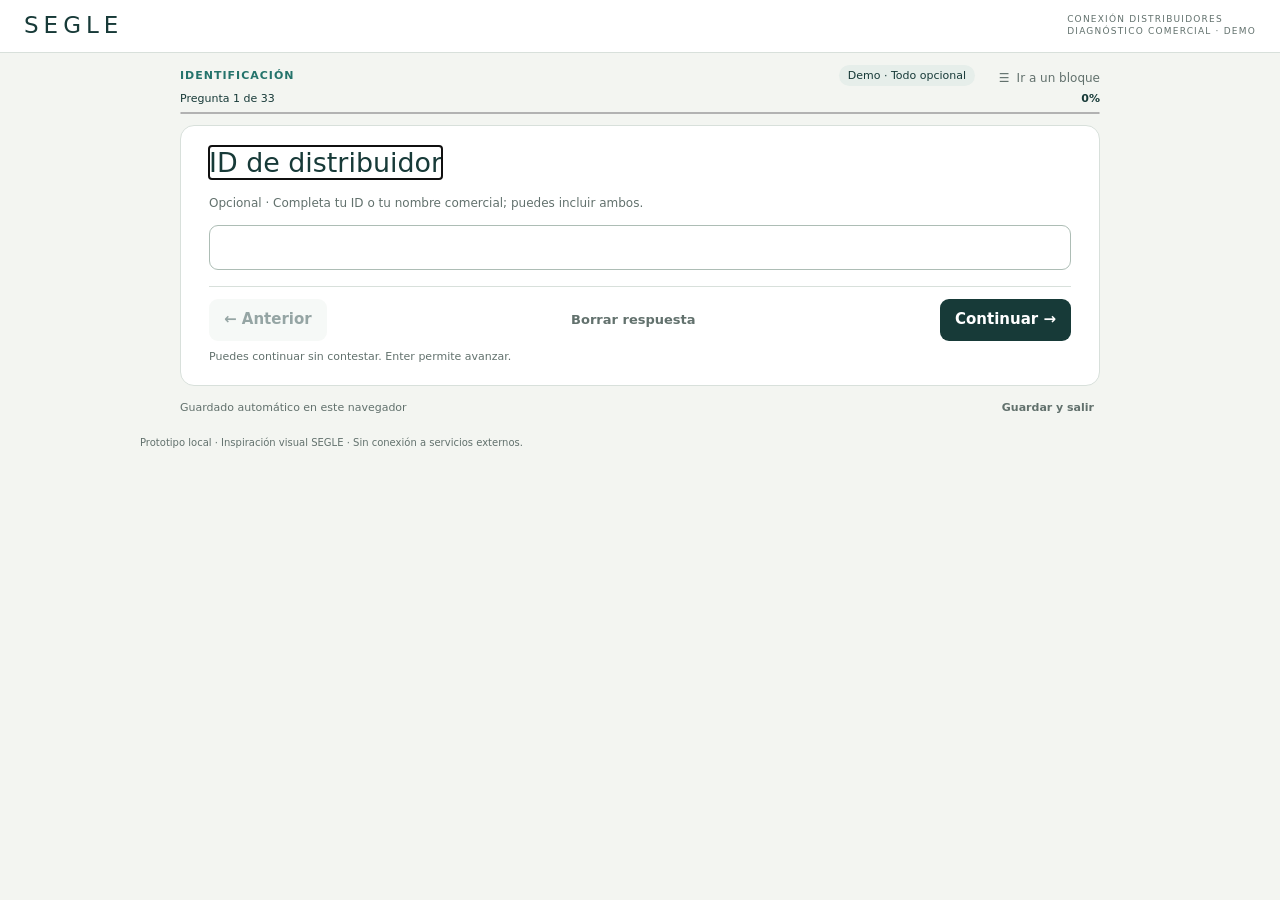
<file: SEGLE-cuestionario.html>
<!doctype html>
<html lang="es">
<head>
<meta charset="utf-8"><meta name="viewport" content="width=device-width,initial-scale=1">
<title>SEGLE · Diagnóstico de distribuidores</title>
<style>
:root{--ink:#173a38;--accent:#24736b;--muted:#62716d;--line:#d8e0db;--paper:#fff;--bg:#f3f5f1}*{box-sizing:border-box}body{margin:0;background:var(--bg);color:var(--ink);font:16px/1.55 system-ui,-apple-system,'Segoe UI',sans-serif}header{background:white;border-bottom:1px solid var(--line);padding:22px max(24px,calc((100vw - 1120px)/2));display:flex;align-items:center;justify-content:space-between;gap:20px}.logo{font-size:30px;letter-spacing:7px;font-weight:500}.tag{font-size:11px;letter-spacing:2px;text-transform:uppercase;color:var(--muted)}main{max-width:1120px;margin:46px auto;padding:0 24px}.layout{display:grid;grid-template-columns:265px 1fr;gap:44px}.eyebrow{font-size:12px;letter-spacing:2px;text-transform:uppercase;color:var(--accent);font-weight:700}h1{font-size:clamp(30px,4vw,46px);line-height:1.15;font-weight:500;margin:16px 0 24px}h2{font-size:27px;line-height:1.25;margin:8px 0 12px;font-weight:550}p{margin:10px 0 20px}.muted,small{color:var(--muted)}.card{background:white;border:1px solid var(--line);border-radius:18px;padding:32px;box-shadow:0 8px 30px #173a3805}.login{max-width:510px;margin:auto}.loginIntro{max-width:680px;margin:0 auto 28px;text-align:center}.pill{display:inline-block;font-size:12px;padding:5px 12px;border-radius:30px;background:#e6eeea;color:var(--ink)}label{cursor:pointer}input,select,textarea,button{font:inherit}input[type=text],input[type=email],input[type=number],select,textarea{width:100%;border:1px solid #adbdb5;border-radius:9px;padding:12px;color:var(--ink);background:white}textarea{min-height:100px;resize:vertical}input:focus-visible,textarea:focus-visible,select:focus-visible,button:focus-visible,a:focus-visible{outline:3px solid #77b8ae;outline-offset:3px}input[type=checkbox],input[type=radio]{accent-color:var(--accent);width:19px;height:19px;flex:none}button{border:0;border-radius:9px;padding:12px 19px;cursor:pointer;background:var(--ink);color:white;font-weight:600;min-height:46px}button:hover{filter:brightness(1.12)}button.secondary{background:#edf2ee;color:var(--ink)}button.link{background:transparent;color:var(--muted);padding:6px;font-size:13px}button:disabled{opacity:.45;cursor:default}.field{margin:20px 0}.field>label{display:block;font-weight:600;margin-bottom:8px}.hint{font-size:13px;color:var(--muted);margin:7px 0 12px}.note{background:#f0f5f1;border-radius:10px;padding:14px;font-size:13px}.error{color:#a12f32;font-size:14px;min-height:22px;margin:10px 0}.option{display:flex;align-items:center;gap:12px;border:1px solid var(--line);padding:12px 14px;border-radius:10px;margin:8px 0}.option:has(input:checked){border-color:var(--accent);background:#eff6f2}.options{display:grid;grid-template-columns:1fr 1fr;gap:0 10px}fieldset{border:0;padding:0;margin:0 0 30px;min-width:0}legend{font-weight:600;padding:0;margin:0 0 9px;font-size:17px}.scale{display:flex;gap:10px}.scale label{flex:1;text-align:center;position:relative}.scale input{position:absolute;opacity:0}.scale span{display:block;border:1px solid var(--line);border-radius:9px;padding:13px 8px}.scale input:checked+span{background:var(--ink);color:white}.scale input:focus-visible+span{outline:3px solid #77b8ae;outline-offset:2px}.ends{display:flex;justify-content:space-between;font-size:11px;color:var(--muted);gap:20px;margin-top:7px}.nav{display:flex;justify-content:space-between;border-top:1px solid var(--line);padding-top:24px;gap:12px;margin-top:20px}.steps{list-style:none;padding:0;margin-top:28px}.steps li{padding:13px 0;color:var(--muted);display:flex;gap:12px;align-items:center}.steps li.active{font-weight:700;color:var(--ink)}.steps b{display:inline-grid;place-items:center;width:27px;height:27px;border-radius:50%;background:#e2e9e2;font-size:12px}.steps .active b{background:var(--ink);color:white}progress{width:100%;height:7px;accent-color:var(--accent);display:block;margin:12px 0}progress::-webkit-progress-bar{background:#e1e8e1;border-radius:5px}progress::-webkit-progress-value{background:var(--accent);border-radius:5px}.progressText{display:flex;justify-content:space-between;font-size:13px}.split{display:grid;grid-template-columns:1fr 100px;gap:16px;align-items:center;margin:12px 0}.review{border-bottom:1px solid var(--line);padding:16px 0}.review dt{font-size:13px;color:var(--muted)}.review dd{margin:5px 0 0;white-space:pre-wrap;overflow-wrap:anywhere}.success{text-align:center;max-width:720px;margin:auto}.check{font-size:36px;border-radius:50%;background:#e6eee6;display:inline-grid;place-items:center;width:76px;height:76px;margin:12px}.actions{display:flex;gap:12px;justify-content:center;flex-wrap:wrap}footer{max-width:1120px;margin:30px auto;padding:0 24px 26px;font-size:12px;color:var(--muted)}[hidden]{display:none!important}@media(max-width:760px){header{padding:16px 20px}.tag{letter-spacing:1px;font-size:10px}main{margin-top:25px;padding:0 16px}.layout{display:block}.steps{display:flex;margin:16px 0;gap:7px}.steps li{padding:0}.stepName{display:none}.card{padding:22px 18px}.options{grid-template-columns:1fr}aside h2{font-size:21px}aside>p{display:none}.scale{gap:7px}h1{font-size:34px}}
.flow{max-width:820px;margin:auto}.flow .card{padding:clamp(22px,5vw,48px);min-height:430px}.flow legend{font-size:clamp(23px,3vw,32px);line-height:1.3;font-weight:500}.flow textarea{min-height:155px}.flowTop{display:flex;justify-content:space-between;gap:12px;align-items:center;margin-bottom:18px}.flow fieldset{margin-top:25px}.flow .nav{align-items:center;flex-wrap:wrap}.flow .scale{max-width:480px}.flow .review legend{font-size:16px}.review button{font-size:12px}.flow details{margin-bottom:18px}.flow details button{margin:3px}.flow .hint{font-size:13px}@media(prefers-reduced-motion:no-preference){.flow .card{animation:arrive .18s ease-out}@keyframes arrive{from{opacity:.5;transform:translateY(6px)}to{opacity:1;transform:none}}}/* Compact question-first layout: responsive without fixed-height clipping. */
body{font-size:15px}header{padding:8px 24px;min-height:46px}.logo{font-size:23px;letter-spacing:5px}.tag{font-size:9px;line-height:1.3;letter-spacing:1.2px}main{margin:12px auto;padding:0 20px;max-width:1040px}.flow{max-width:920px;position:relative}.flow>.flowTop:first-child{margin:0 0 5px;min-height:22px;padding-right:125px}.flow .eyebrow{font-size:11px;letter-spacing:1px}.flow .pill{font-size:11px;padding:2px 9px}.flow>.progressText{font-size:11px;line-height:1.3}.flow>progress{height:4px;margin:5px 0 10px}.flow>p.hint{display:none}.flow>details{position:absolute;right:0;top:0;margin:0;z-index:5;font-size:12px}.flow>details summary{cursor:pointer;min-height:28px;display:flex;align-items:center;justify-content:flex-end;color:var(--muted)}.flow>details summary::before{content:'☰';margin-right:7px}.flow>details[open]{background:white;border:1px solid var(--line);border-radius:10px;padding:8px;box-shadow:0 8px 24px #173a3820;width:min(300px,90vw)}.flow>details[open] button{display:block;text-align:left;width:100%;min-height:36px}.flow .card{padding:20px 28px;min-height:0;border-radius:14px;box-shadow:none}.flow fieldset{margin:0}.flow legend{font-size:clamp(22px,2.1vw,28px);line-height:1.23;max-width:100%}.flow fieldset>.hint{margin:7px 0 13px;font-size:12px;line-height:1.4}.flow textarea{min-height:100px;height:clamp(100px,18vh,160px)}.flow input[type=text],.flow input[type=email],.flow input[type=number],.flow select{padding:10px 12px;max-width:100%}.flow .option{margin:3px 0;padding:9px 11px;min-height:43px;line-height:1.3;font-size:14px}.flow .options{gap:0 10px}.flow .scale span{padding:11px}.flow #error:empty{display:none}.flow .nav{margin-top:16px;padding-top:12px;gap:8px}.flow .nav button{padding:9px 15px;min-height:42px}.flow form>.hint{margin:7px 0 0;font-size:11px}.flow>.flowTop:last-child{margin:5px 0 0;gap:8px;align-items:center}.flow #saved{font-size:11px;margin:0}.flow #home{font-size:11px;min-height:32px;white-space:nowrap}footer{margin:8px auto;padding:0 20px 8px;font-size:10px;max-width:1040px}.flow .review{padding:10px 0}.flow .review dd{font-size:14px}button,input,select,textarea{-webkit-tap-highlight-color:transparent}html{scroll-padding-bottom:16px}
@media(min-width:761px) and (max-height:700px){header{min-height:40px;padding-block:5px}main{margin-top:8px}.flow .card{padding:16px 24px}.flow legend{font-size:23px}.flow .option{min-height:38px;padding:7px 10px}.flow textarea{height:100px;min-height:90px}.flow .nav{margin-top:12px;padding-top:10px}}
@media(max-width:760px){header{padding:7px 14px;min-height:42px}.logo{font-size:21px}.tag{font-size:8px;letter-spacing:.6px}main{padding:0 12px;margin:10px auto}.flow>.flowTop:first-child{padding-right:94px;gap:6px;flex-wrap:wrap}.flow .eyebrow{font-size:10px;letter-spacing:.6px}.flow .pill{font-size:10px}.flow>details{font-size:11px}.flow .card{padding:18px 16px}.flow legend{font-size:23px;line-height:1.25}.flow .options{grid-template-columns:1fr}.flow .option{min-height:44px;padding:10px 11px;font-size:14px}.flow textarea{height:125px;min-height:100px}.flow input[type=text],.flow input[type=email],.flow input[type=number],.flow textarea,.flow select{font-size:16px}.flow .nav{position:sticky;bottom:0;background:white;padding:10px 0 max(8px,env(safe-area-inset-bottom));z-index:2}.flow .nav button{min-height:44px}.flow .nav #clear{font-size:11px;padding:8px 4px}.flow .nav button[type=submit]{margin-left:auto}.flow form>.hint{line-height:1.35}.flow>.flowTop:last-child{flex-wrap:wrap}footer{padding:0 14px 10px}.flow .scale{gap:7px}.flow .ends{font-size:10px}}
@media(max-width:380px){.tag{display:none}.flow .card{padding:16px 12px}.flow legend{font-size:21px}.flow .nav button{padding-inline:10px}.flow .pill{display:none}}

</style>
</head>
<body>
<header><div class="logo" aria-label="SEGLE">SEGLE</div><div class="tag">Conexión distribuidores<br>Diagnóstico comercial · Demo</div></header>
<main id="app"></main><footer>Prototipo local · Inspiración visual SEGLE · Sin conexión a servicios externos.</footer>
<script>
'use strict';
const VERSION='SEGLE-DIAGNOSTICO-V3-DEMO',KEY=VERSION+'-borrador';
const app=document.getElementById('app');
let state={answers:{},step:0,startedAt:new Date().toISOString(),completedAt:null},storageOK=true;
const esc=v=>String(v??'').replace(/[&<>"']/g,c=>({'&':'&amp;','<':'&lt;','>':'&gt;','"':'&quot;',"'":'&#39;'}[c]));
const val=id=>state.answers[id]??'';
const has=(id,v)=>Array.isArray(val(id))&&val(id).includes(v);
const low=id=>['1','2'].includes(String(val(id)));
const team=()=>val('team')==='Sí';
const clients=()=>val('clientData')==='Puedo dar una estimación'&&Number(val('clients'))>0;
const lead=()=>['Sí','Tengo una oportunidad, pero aún no sé su potencial'].includes(val('lead'));
const channels=['Consultorios médicos','Clínicas / centros dermatológicos','Farmacias'];
const supports=['Capacitación de producto','Materiales de visita y venta','Muestras / testers','Acompañamiento en visitas comerciales','Acciones para dar a conocer la marca','Revisión de condiciones comerciales','Apoyo en inventario y reposición'];
const sections=['Identificación','Negocio y clientes','Equipo de ventas','Capacidad comercial','Barreras y productos','Oportunidad de crecimiento','Prioridades y cierre'];
const fields=[];
function add(section,id,label,type='text',options=[],extra={}){fields.push({section,id,label,type,options,required:true,...extra});}
add(0,'id','ID de distribuidor','short',[],{required:false,hint:'Completa tu ID o tu nombre comercial; puedes incluir ambos.'});
add(0,'name','Nombre del distribuidor / nombre comercial','short',[],{required:false});
add(0,'email','Correo de contacto','email');
add(0,'contact','Nombre y puesto de quien responde','short');
add(1,'territory','¿En qué ciudades o zonas operas?','text');
add(1,'business','Cuéntanos cómo funciona tu distribuidora: qué vendes, a quién atiendes y cómo organizas la venta.','text',[],{hint:'Queremos entender tu operación y el lugar que ocupa SEGLE en ella.'});
add(1,'channels','¿A qué tipo de clientes vendes actualmente SEGLE?','multi',[...channels,'Todavía no tengo clientes SEGLE'],{exclusive:'Todavía no tengo clientes SEGLE'});
add(1,'trend','En los últimos 12 meses, ¿cómo han evolucionado tus ventas de SEGLE?','radio',['Creciendo más de 20%','Creciendo entre 5% y 20%','Relativamente estables (variación menor a 5%)','Bajando entre 5% y 20%','Bajando más de 20%','No tengo suficiente información']);
add(1,'trendWhy','¿A qué atribuyes la caída y qué has intentado para recuperarte?','text',[],{when:()=>String(val('trend')).startsWith('Bajando'),hint:'Aparece porque indicaste una caída en ventas.'});
add(1,'clientData','Sobre tu cartera SEGLE de los últimos 12 meses:','radio',['Puedo dar una estimación','No tengo esta información disponible'],{hint:'Considera clientes distintos que te compraron SEGLE en ese periodo; cuenta cada cuenta comercial una sola vez.'});
add(1,'clients','¿Cuántos clientes te compraron SEGLE en los últimos 12 meses?','number',[],{when:()=>val('clientData')==='Puedo dar una estimación',min:0});
add(1,'c50','¿Cuántos clientes concentran aproximadamente el 50% de tu facturación SEGLE?','number',[],{when:clients,min:1,hint:'Ordénalos de mayor a menor compra y cuenta el mínimo de clientes necesario para alcanzar al menos el 50% de las ventas del mismo periodo.'});
add(1,'c80','¿Cuántos clientes concentran aproximadamente el 80% de tu facturación SEGLE?','number',[],{when:clients,min:1,hint:'Usa el mismo orden y periodo. Este grupo incluye a los clientes que concentran el 50%.'});
add(1,'concentration','¿Qué tan dependiente te sientes de esos clientes principales y cómo cuidas o diversificas esa cartera?','text',[],{when:clients,required:false});
add(1,'dataHelp','¿Qué te dificulta conocer tu cartera y concentración de ventas?','text',[],{when:()=>val('clientData')==='No tengo esta información disponible'});
add(2,'team','¿Tienes un equipo de ventas propio, además de ti?','radio',['Sí','No']);
add(2,'teamSize','¿Cuántas personas integran tu equipo de ventas propio?','number',[],{when:team,min:1,hint:'Sin contarte a ti. Incluye a quienes realizan venta activa.'});
add(2,'segleSellers','De ellas, ¿cuántas venden SEGLE activamente?','number',[],{when:team,min:0});
add(2,'dedication','¿Cómo se distribuye la dedicación del equipo que vende SEGLE?','radio',['Solo vende SEGLE','Combina SEGLE con otras marcas','Actualmente nadie del equipo vende SEGLE'],{when:team});
add(2,'teamOrganization','¿Cómo organizas a tu equipo: zonas, cartera, prospección y seguimiento de clientes?','text',[],{when:team});
add(2,'motivation','¿Qué motiva a tus vendedores a ofrecer SEGLE y qué hace que prioricen otras marcas?','text',[],{when:team,hint:'Puedes hablar de comisiones, metas, facilidad de venta, demanda, confianza o tiempo disponible.'});
add(2,'teamChallenge','¿Qué se le complica más a tu equipo al vender SEGLE? Cuéntanos un ejemplo reciente.','text',[],{when:team});
add(2,'solo','¿Quién realiza la venta y el seguimiento de SEGLE? ¿Qué limita su tiempo o capacidad para crecer?','text',[],{when:()=>val('team')==='No'});
add(2,'routine','¿Cómo revisas los resultados, oportunidades y necesidades de tu operación comercial?','text',[],{hint:'Por ejemplo: reuniones, metas, visitas, recompra, cotizaciones o alguna herramienta de seguimiento.'});
const ratings=[['knowledge','Conocemos el portafolio SEGLE lo suficiente para presentarlo correctamente.','¿Qué productos o temas generan dudas? ¿Qué necesitas para sentir más confianza?'],['arguments','Podemos explicar con claridad los beneficios y diferencias de los productos SEGLE.','¿Qué beneficios o diferencias son difíciles de explicar? Cuéntanos una objeción frecuente.'],['recommend','Sabemos qué productos ofrecer según el perfil de cada consultorio, clínica o farmacia.','¿En qué tipo de cliente o situación resulta difícil elegir qué ofrecer?'],['tools','Contamos con herramientas comerciales suficientes para desarrollar SEGLE.','¿Qué herramientas te faltan y en qué momento de la venta las usarías?'],['portfolio','El portafolio SEGLE responde a las necesidades de nuestros clientes.','¿Qué necesidades de tus clientes no estás pudiendo cubrir?'],['terms','Las condiciones comerciales de SEGLE nos permiten competir en nuestro mercado.','¿Qué condición dificulta competir y qué cambio concreto te ayudaría?'],['support','Recibimos el apoyo de SEGLE que necesitamos para crecer.','¿Qué apoyo has necesitado y no has recibido, o qué debería funcionar mejor?']];
ratings.forEach(([id,label,why])=>{add(3,id,label,'scale',[],{hint:'Responde pensando en ti y en quienes venden SEGLE contigo.'});add(3,id+'Why',why,'text',[],{when:()=>low(id),hint:'Elegiste 1 o 2. Queremos entender el motivo y cómo ayudarte.'});});
add(4,'barriers','¿Qué factores limitan que vendas más SEGLE?','multi',['Poco conocimiento de la marca','Captación de nuevos clientes','Capacitación','Herramientas comerciales','Condiciones comerciales / margen','Inventario / disponibilidad','Baja rotación en clientes','Tiempo o dedicación del equipo','Otra','Ninguna por ahora'],{max:4,exclusive:'Ninguna por ahora',hint:'Elige hasta 4 barreras.'});
add(4,'otherBarrier','¿Qué otra barrera enfrentas?','text',[],{when:()=>has('barriers','Otra')});
add(4,'barrierStory','De las barreras que seleccionaste, ¿cuál pesa más y cómo se presenta en tu día a día?','text',[],{when:()=>Array.isArray(val('barriers'))&&val('barriers').length>0&&!has('barriers','Ninguna por ahora'),hint:'Describe un caso concreto, qué intentaste y qué pasó.'});
add(4,'training','¿Qué capacitación sería más útil para ti o tu equipo?','multi',['Portafolio','Diferenciadores y argumentos','Selección de productos por cliente','Prospección y cierre','Seguimiento y recompra'],{when:()=>low('knowledge')||low('arguments')||low('recommend')||has('barriers','Capacitación')});
add(4,'hardProducts','¿Qué productos SEGLE te cuesta vender y por qué?','text',[],{required:false});
add(4,'easyProducts','¿Qué productos funcionan mejor y qué podemos aprender de esa venta?','text',[],{required:false});
add(5,'lead','¿Tienes un prospecto que, por sí solo, podría aumentar tu facturación SEGLE alrededor de un 5–10% si se convierte en cliente?','radio',['Sí','Tengo una oportunidad, pero aún no sé su potencial','No'],{hint:'Compara su compra estimada durante un año con tu facturación SEGLE de los últimos 12 meses. Es una estimación, no un compromiso.'});
add(5,'leadProfile','Describe ese prospecto: tipo de cuenta, zona y por qué es una oportunidad importante.','text',[],{when:lead,hint:'Puedes usar un alias; no es necesario incluir datos personales de terceros.'});
add(5,'leadStage','¿En qué etapa está la oportunidad?','radio',['Identificado, sin contacto','Primer contacto realizado','Presentación o demostración','Propuesta / cotización enviada','Negociación / decisión final'],{when:lead});
add(5,'leadPotential','¿Qué aumento de facturación SEGLE estimas que generaría por sí solo?','radio',['Menos de 5%','Entre 5% y 10%','Más de 10%','Aún no puedo estimarlo'],{when:lead});
add(5,'leadBasis','¿En qué basas esa estimación?','text',[],{when:()=>lead()&&val('leadPotential')!==''&&val('leadPotential')!=='Aún no puedo estimarlo',hint:'Por ejemplo: sucursales, volumen esperado, frecuencia de compra o conversaciones previas.'});
add(5,'leadBlock','¿Qué impide que se convierta en cliente y qué necesitas para lograrlo?','text',[],{when:lead,hint:'Distingue qué puedes hacer tú y en qué necesitas apoyo de SEGLE.'});
add(5,'leadAction','¿Cuál sería el siguiente paso, quién lo impulsaría y en qué plazo?','text',[],{when:lead});
add(5,'prospectHelp','¿Qué tipo de cliente te gustaría captar y qué necesitas para encontrar o desarrollar oportunidades de ese tamaño?','text',[],{when:()=>val('lead')==='No'});
add(6,'rank1','Primera prioridad de apoyo','select',supports);
add(6,'rank2','Segunda prioridad de apoyo','select',supports);
add(6,'rank3','Tercera prioridad de apoyo','select',supports,{hint:'Selecciona tres apoyos distintos; la primera prioridad es la más importante.'});
add(6,'action','Si SEGLE pudiera hacer una sola cosa por tu distribuidora en los próximos 90 días, ¿qué debería ser y qué cambiaría para ti?','text');
add(6,'comments','¿Qué más deberíamos entender sobre tu negocio, tu equipo o tu relación con SEGLE?','text',[],{required:false,hint:'Este espacio es tuyo. Comparte lo que no hayamos preguntado.'});
add(4,'mostMoved','¿Qué productos SEGLE mueves más y por qué?','text');
add(4,'leastMoved','¿Qué productos SEGLE mueves menos y por qué?','text');
add(4,'productTraining','¿Sobre qué productos o gamas SEGLE te falta formación?','text');
add(4,'catalogInfo','¿Qué tipo de información te ayudaría a mover mejor el catálogo SEGLE?','text',[],{hint:'Por ejemplo: fichas de producto, ingredientes, beneficios, diferencias entre gamas, argumentos de venta o materiales de consulta.'});
add(4,'indications','¿Conoces para qué necesidad de la piel o patología está indicado cada producto o gama SEGLE?','radio',['Sí, de todo el catálogo','De algunos productos o gamas','No estoy seguro/a']);
add(4,'indicationsWhy','¿En qué productos, gamas o necesidades de la piel tienes dudas?','text',[],{when:()=>['De algunos productos o gamas','No estoy seguro/a'].includes(val('indications'))});
add(4,'combinations','¿Sabes cómo combinar los productos SEGLE en una rutina?','radio',['Sí, con seguridad','Solo algunas combinaciones','No, necesito formación']);
add(4,'combinationsWhy','¿Qué combinaciones te generan dudas o te gustaría aprender?','text',[],{when:()=>['Solo algunas combinaciones','No, necesito formación'].includes(val('combinations'))});
fields.sort((a,b)=>a.section-b.section);
fields.forEach(f=>f.required=false);
const visible=f=>!f.when||f.when();
function clean(){fields.forEach(f=>{if(!visible(f))delete state.answers[f.id];});}
function save(){state.version=VERSION;state.updatedAt=new Date().toISOString();try{localStorage.setItem(KEY,JSON.stringify(state));storageOK=true;}catch(e){storageOK=false;}const el=document.getElementById('saved');if(el)el.textContent=storageOK?'Borrador guardado en este navegador':'No se pudo guardar. Conserva esta pestaña abierta y descarga el CSV al terminar.';}
function errorFor(f){const v=val(f.id);if(!visible(f))return '';if(f.required&&(Array.isArray(v)?v.length===0:!String(v).trim()))return 'Completa esta respuesta para continuar.';if(!String(v).trim())return '';if(f.type==='number'&&(!Number.isSafeInteger(Number(v))||Number(v)<(f.min??0)))return 'Introduce un número entero de al menos '+(f.min??0)+'.';if(f.type==='email'&&!/^[^\s@]+@[^\s@]+\.[^\s@]+$/.test(v))return 'Introduce un correo válido.';if(['radio','select'].includes(f.type)&&!f.options.includes(v))return 'Selecciona una opción válida.';if(f.type==='scale'&&!['1','2','3','4','5'].includes(String(v)))return 'Selecciona del 1 al 5.';if(f.type==='multi'&&(!Array.isArray(v)||v.some(x=>!f.options.includes(x))||v.length>(f.max||99)))return 'Revisa las opciones seleccionadas.';if(f.id==='c50'&&Number(v)>Number(val('clients')))return 'No puede superar el total de clientes.';if(f.id==='c80'&&(Number(v)>Number(val('clients'))||Number(v)<Number(val('c50'))))return 'Debe ser igual o mayor que los clientes del 50% y no superar el total.';if(f.id==='segleSellers'&&Number(v)>Number(val('teamSize')))return 'No puede superar el tamaño de tu equipo.';if(f.id==='dedication'&&((Number(val('segleSellers'))===0)!==(v==='Actualmente nadie del equipo vende SEGLE')))return 'La dedicación debe coincidir con el número de vendedores activos de SEGLE.';if(f.id.startsWith('rank')&&fields.filter(x=>x.id.startsWith('rank')&&x.id!==f.id).some(x=>val(x.id)===v))return 'Cada prioridad debe ser distinta.';return '';}
function validate(step){if(step===0&&!String(val('id')).trim()&&!String(val('name')).trim())return {id:'id',message:'Escribe tu ID o el nombre de tu distribuidora.'};for(const f of fields.filter(f=>f.section===step)){const message=errorFor(f);if(message)return {id:f.id,message};}return null;}
function progress(){const required=fields.filter(f=>visible(f)&&f.required);const done=required.filter(f=>!errorFor(f)).length;return Math.round((done+(!!String(val('id')).trim()||!!String(val('name')).trim()?1:0))/(required.length+1)*100);}
function fieldHTML(f){const v=val(f.id);let input='';if(f.type==='text')input=`<textarea id="${f.id}" name="${f.id}" maxlength="6000" placeholder="Cuéntanos con el detalle que necesites…">${esc(v)}</textarea>`;else if(['short','email','number'].includes(f.type))input=`<input id="${f.id}" name="${f.id}" type="${f.type==='short'?'text':f.type}" ${f.type==='number'?`min="${f.min??0}" step="1"`:'maxlength="200"'} value="${esc(v)}">`;else if(f.type==='select')input=`<select id="${f.id}" name="${f.id}"><option value="">Selecciona un apoyo</option>${f.options.map(x=>`<option ${v===x?'selected':''}>${esc(x)}</option>`).join('')}</select>`;else if(f.type==='scale')input=`<div class="scale">${[1,2,3,4,5].map(n=>`<label><input type="radio" name="${f.id}" value="${n}" ${String(v)===String(n)?'checked':''} aria-label="${n} de 5"><span>${n}</span></label>`).join('')}</div><div class="ends"><span>1 · Totalmente en desacuerdo</span><span>5 · Totalmente de acuerdo</span></div>`;else input=`<div class="options">${f.options.map(x=>`<label class="option"><input type="${f.type==='multi'?'checkbox':'radio'}" name="${f.id}" value="${esc(x)}" ${f.type==='multi'?(has(f.id,x)?'checked':''):(v===x?'checked':'')}><span>${esc(x)}</span></label>`).join('')}</div>`;return `<fieldset id="field-${f.id}"><legend>${esc(f.label)}</legend><p class="hint">${f.required?'Obligatoria':'Opcional'}${f.when?' · Según tus respuestas':''}${f.type==='text'?' · Hasta 6,000 caracteres':''}${f.hint?' · '+esc(f.hint):''}</p>${input}</fieldset>`;}
function entries(){return fields.map(f=>[f.label,visible(f)?(Array.isArray(val(f.id))?val(f.id).join(' | '):val(f.id)):'No aplica']);}
function review(){return '<p class="note">Revisa tus respuestas. Usa los bloques del menú para editar. Al finalizar podrás descargar tu CSV; no se enviará automáticamente.</p><dl>'+entries().filter(x=>x[1]!=='No aplica').map(([k,v])=>`<div class="review"><dt>${esc(k)}</dt><dd>${esc(v||'Sin respuesta')}</dd></div>`).join('')+'</dl>';}
function updateProgress(){document.getElementById('progress').value=progress();document.getElementById('pct').textContent=progress()+'%';}
function showError(e){document.getElementById('error').textContent=e.message;const el=document.getElementById('field-'+e.id);el?.scrollIntoView({block:'center',behavior:'smooth'});el?.querySelector('input,textarea,select')?.focus({preventScroll:true});}
function render(focus=false){const titles=[...sections,'Revisión'];app.innerHTML=`<div class="layout"><aside><span class="eyebrow">Tu perspectiva cuenta</span><h2>${esc(val('name')||val('id')||'Conozcamos tu negocio')}</h2><p class="muted">Queremos entender lo que pasa en tu distribuidora y con quienes venden contigo.</p><ol class="steps">${titles.map((t,i)=>`<li class="${state.step===i?'active':''}"><button class="link" data-step="${i}" aria-label="Ir a ${esc(t)}" ${state.step===i?'aria-current="step"':''}><b>${i+1}</b> <span class="stepName">${esc(t)}</span></button></li>`).join('')}</ol><div class="progressText"><span>Respuestas obligatorias</span><strong id="pct"></strong></div><progress id="progress" max="100" aria-label="Progreso"></progress><p class="hint" role="status" id="saved">${storageOK?'Guardado automático en este navegador':'Guardado local no disponible; descarga al finalizar.'}</p><button class="link" id="home">Guardar y volver al inicio</button></aside><section class="card"><span class="eyebrow">Paso ${state.step+1} de 8</span><h2 id="heading" tabindex="-1">${titles[state.step]}</h2><p class="hint">${state.step===3?'Si eliges 1 o 2, se abrirá un espacio para explicar el motivo.':state.step===1?'Las cifras de clientes y facturación se refieren a SEGLE en los últimos 12 meses.':'Tus respuestas harán aparecer preguntas de seguimiento cuando correspondan.'}</p><form id="survey" novalidate>${state.step===7?review():fields.filter(f=>f.section===state.step&&visible(f)).map(fieldHTML).join('')}<p id="error" class="error" role="alert"></p><div class="nav"><button id="back" type="button" class="secondary" ${state.step===0?'disabled':''}>← Anterior</button><button type="submit">${state.step===7?'Finalizar y preparar CSV':'Continuar →'}</button></div></form></section></div>`;fields.forEach(f=>{const el=document.getElementById(f.id);if(el)el.setAttribute('aria-label',f.label);});updateProgress();document.querySelectorAll('[data-step]').forEach(b=>b.onclick=()=>{state.step=Number(b.dataset.step);save();render(true);});document.getElementById('home').onclick=()=>{save();welcome();};document.getElementById('back').onclick=()=>{state.step--;save();render(true);};document.getElementById('survey').addEventListener('input',capture);document.getElementById('survey').onsubmit=e=>{e.preventDefault();if(state.step===7){for(let i=0;i<7;i++){const err=validate(i);if(err){state.step=i;render();showError(err);return;}}state.completedAt=new Date().toISOString();save();complete();return;}const err=validate(state.step);if(err){showError(err);return;}state.step++;save();render(true);};if(focus){document.getElementById('heading').focus();window.scrollTo(0,0);}}
function capture(e){const t=e.target,f=fields.find(f=>f.id===t.name);if(!f)return;const before=fields.filter(visible).map(f=>f.id).join('|');let v=t.value;if(f.type==='multi'){v=Array.isArray(val(f.id))?[...val(f.id)]:[];v=t.checked?[...new Set([...v,t.value])]:v.filter(x=>x!==t.value);if(f.exclusive){if(t.checked&&t.value===f.exclusive)v=[t.value];else v=v.filter(x=>x!==f.exclusive);}if(v.length>(f.max||99)){t.checked=false;document.getElementById('error').textContent='Selecciona un máximo de '+f.max+' opciones.';return;}}state.answers[f.id]=v;clean();save();const after=fields.filter(visible).map(f=>f.id).join('|');if(before!==after||f.type==='multi'){const pos=window.scrollY;render();const target=Array.from(document.getElementsByName(f.id)).find(x=>x.value===t.value)||document.getElementsByName(f.id)[0];target?.focus({preventScroll:true});window.scrollTo(0,pos);}else{updateProgress();document.getElementById('error').textContent='';}}
function csvCell(v){let s=String(v??'');if(/^\s*[=+\-@]/.test(s))s="'"+s;return '"'+s.replace(/"/g,'""')+'"';}
function buildCSV(){const date=new Date(state.completedAt);const all=[['Versión',VERSION],['Inicio UTC',state.startedAt],['Finalización UTC',state.completedAt],['Fecha y hora local',date.toLocaleString('es-MX')],['Zona horaria',Intl.DateTimeFormat().resolvedOptions().timeZone],...entries()];return '\uFEFF'+all.map(x=>csvCell(x[0])).join(',')+'\r\n'+all.map(x=>csvCell(x[1])).join(',')+'\r\n';}
function download(){const url=URL.createObjectURL(new Blob([buildCSV()],{type:'text/csv;charset=utf-8;'}));const a=document.createElement('a');a.href=url;a.download='SEGLE_'+String(val('id')||val('name')||'DEMO').replace(/[^a-zA-Z0-9_-]/g,'_').slice(0,60)+'_'+state.completedAt.replace(/[:.]/g,'-')+'.csv';document.body.appendChild(a);a.click();a.remove();setTimeout(()=>URL.revokeObjectURL(url),10000);document.getElementById('downloadStatus').textContent='Descarga solicitada. Revisa tu carpeta de descargas.';}
function complete(){app.innerHTML=`<section class="card success"><span class="eyebrow">Diagnóstico completado</span><div class="check">✓</div><h1>Gracias por abrirnos<br>la puerta a tu negocio.</h1><p>Las respuestas de <strong>${esc(val('name')||val('id')||'Demo sin identificación')}</strong> están listas para descargar y compartir con SEGLE.</p><p class="note">${storageOK?'Guardadas en este navegador.':'No se pudo guardar: descarga el CSV antes de cerrar.'} No se ha enviado información a SEGLE.</p><div class="actions"><button id="download">Descargar CSV ↓</button><button id="edit" class="secondary">Revisar / editar</button></div><p class="hint">Compatible con Excel. Si aparece en una sola columna, importa como UTF-8 y separador coma.</p><p id="downloadStatus" class="hint" role="status"></p><button id="home" class="link">Volver al inicio</button></section>`;document.getElementById('download').onclick=download;document.getElementById('edit').onclick=()=>{state.completedAt=null;state.step=fields.filter(visible).length;save();render(true);};document.getElementById('home').onclick=welcome;window.scrollTo(0,0);}
function welcome(){const existing=Object.keys(state.answers).length>0||state.step>0||!!state.completedAt;app.innerHTML=`<div class="loginIntro"><span class="eyebrow">Escuchar. Entender. Crecer.</span><h1>Tu negocio, tu equipo.<br>Tu siguiente oportunidad.</h1><p class="muted">Cuéntanos cómo funciona tu distribuidora, qué frena las ventas y dónde podemos ayudarte a crecer.</p><span class="pill">Demo · Una pregunta a la vez</span></div><section class="card login"><h2>${existing?'Tu diagnóstico está guardado':'Empecemos por conocerte'}</h2><p>${existing?'Hay respuestas de '+esc(val('name')||val('id')||'un distribuidor')+' en este navegador.':'Todas las preguntas son opcionales en este demo, incluidos tus datos de identificación.'}</p><p class="note">Las preguntas se adaptan a tus respuestas. Si calificas un aspecto con 1 o 2, te preguntaremos por qué. Puedes avanzar sin contestar y volver cuando quieras.</p><button id="start" style="width:100%">${existing?(state.completedAt?'Ver resultados':'Continuar borrador'):'Comenzar →'}</button>${existing?'<button id="new" class="link">Borrar este borrador e iniciar otro distribuidor</button>':''}<p class="hint">Sin contraseña. Este archivo guarda un borrador en este navegador, no envía respuestas. Al finalizar, descarga el CSV y compártelo con tu contacto de SEGLE. En un dispositivo compartido, otras personas podrían ver el borrador.</p></section>`;document.getElementById('start').onclick=()=>state.completedAt?complete():render(true);if(existing)document.getElementById('new').onclick=()=>{if(confirm('¿Borrar las respuestas guardadas? Descarga antes el CSV si quieres conservarlas.')){state={answers:{},step:0,startedAt:new Date().toISOString(),completedAt:null};save();render(true);}};}
// Flujo demo: todas las respuestas son opcionales y ninguna validación bloquea la navegación.
function validate(){return null;}
function progress(){return Math.round(Math.min(state.step,fields.filter(visible).length)/fields.filter(visible).length*100);}
function review(){return '<p class="note">Puedes finalizar aunque hayas dejado preguntas sin responder. El CSV incluirá los espacios vacíos y marcará las preguntas no aplicables.</p><dl>'+fields.filter(visible).map(f=>`<div class="review"><dt>${esc(f.label)}</dt><dd>${esc(Array.isArray(val(f.id))?val(f.id).join(' | '):val(f.id)||'Sin respuesta')}</dd><button type="button" class="link" data-edit="${f.id}">Editar respuesta</button></div>`).join('')+'</dl>';}
function render(focus=false){const route=fields.filter(visible);state.step=Math.max(0,Math.min(state.step,route.length));const f=route[state.step],isReview=!f;app.innerHTML=`<div class="flow"><div class="flowTop"><span class="eyebrow">${isReview?'Revisión final':esc(sections[f.section])}</span><span class="pill">Demo · Todo opcional</span></div><div class="progressText"><span>${isReview?'Recorrido completado':'Pregunta '+(state.step+1)+' de '+route.length}</span><strong id="pct"></strong></div><progress id="progress" max="100" aria-label="Avance del recorrido"></progress><p class="hint">El recorrido se adapta a tus respuestas.</p><details><summary>Ir a un bloque</summary>${sections.map((s,i)=>`<button type="button" class="link" data-section="${i}">${esc(s)}</button>`).join('')}<button type="button" class="link" data-section="7">Revisión final</button></details><section class="card"><form id="survey" novalidate>${isReview?'<h2 id="heading" tabindex="-1">Revisa tu diagnóstico</h2>'+review():fieldHTML(f)}<p id="error" class="hint" role="status"></p><div class="nav"><button id="back" type="button" class="secondary" ${state.step===0?'disabled':''}>← Anterior</button>${!isReview?'<button id="clear" type="button" class="link">Borrar respuesta</button>':''}<button type="submit">${isReview?'Finalizar y preparar CSV':'Continuar →'}</button></div><p class="hint">${isReview?'No se enviarán respuestas automáticamente.':'Puedes continuar sin contestar.'+(f.type==='text'?' Enter añade un párrafo; Ctrl + Enter permite avanzar.':' Enter permite avanzar.')}</p></form></section><div class="flowTop"><p class="hint" role="status" id="saved">${storageOK?'Guardado automático en este navegador':'Guardado local no disponible; descarga al finalizar.'}</p><button class="link" id="home">Guardar y salir</button></div></div>`;if(f){const input=document.getElementById(f.id);if(input)input.setAttribute('aria-label',f.label);const legend=document.querySelector('legend');legend.id='heading';legend.tabIndex=-1;}updateProgress();document.querySelectorAll('[data-section]').forEach(b=>b.onclick=()=>{const section=Number(b.dataset.section);state.step=section===7?route.length:route.findIndex(q=>q.section===section);save();render(true);});document.querySelectorAll('[data-edit]').forEach(b=>b.onclick=()=>{state.step=route.findIndex(q=>q.id===b.dataset.edit);save();render(true);});document.getElementById('home').onclick=()=>{save();welcome();};document.getElementById('back').onclick=()=>{state.step--;save();render(true);};if(f)document.getElementById('clear').onclick=()=>{delete state.answers[f.id];clean();save();render();};const form=document.getElementById('survey');form.addEventListener('input',capture);form.addEventListener('keydown',e=>{if(e.key==='Enter'&&e.target.tagName==='TEXTAREA'&&(e.ctrlKey||e.metaKey)){e.preventDefault();form.requestSubmit();}else if(e.key==='Enter'&&['INPUT','SELECT'].includes(e.target.tagName)){e.preventDefault();form.requestSubmit();}});form.onsubmit=e=>{e.preventDefault();if(isReview){state.completedAt=new Date().toISOString();save();complete();return;}state.step++;save();render(true);};if(focus){document.getElementById('heading')?.focus();window.scrollTo(0,0);}}
function capture(e){const t=e.target,f=fields.find(q=>q.id===t.name);if(!f)return;let v=t.value;if(f.type==='multi'){v=Array.isArray(val(f.id))?[...val(f.id)]:[];v=t.checked?[...new Set([...v,t.value])]:v.filter(x=>x!==t.value);if(f.exclusive){if(t.checked&&t.value===f.exclusive)v=[t.value];else v=v.filter(x=>x!==f.exclusive);}if(v.length>(f.max||99)){t.checked=false;document.getElementById('error').textContent='Selecciona un máximo de '+f.max+' opciones. Puedes continuar sin responder.';return;}}state.answers[f.id]=v;clean();save();if(f.type==='multi'){document.getElementsByName(f.id).forEach(el=>el.checked=has(f.id,el.value));}updateProgress();const route=fields.filter(visible);document.querySelector('.progressText span').textContent='Pregunta '+(state.step+1)+' de '+route.length;document.getElementById('error').textContent='';}

try{const raw=localStorage.getItem(KEY);if(raw){const data=JSON.parse(raw);if(data.version===VERSION&&data.answers&&typeof data.answers==='object'&&!Array.isArray(data.answers)){state=data;state.step=Math.max(0,Math.min(fields.filter(visible).length,Number(data.step)||0));clean();}}}catch(e){storageOK=false;}
// Abrir siempre la primera pregunta sin borrar las respuestas guardadas.
state.step=0;
state.completedAt=null;
render(true);

</script>
</body></html>
</file>
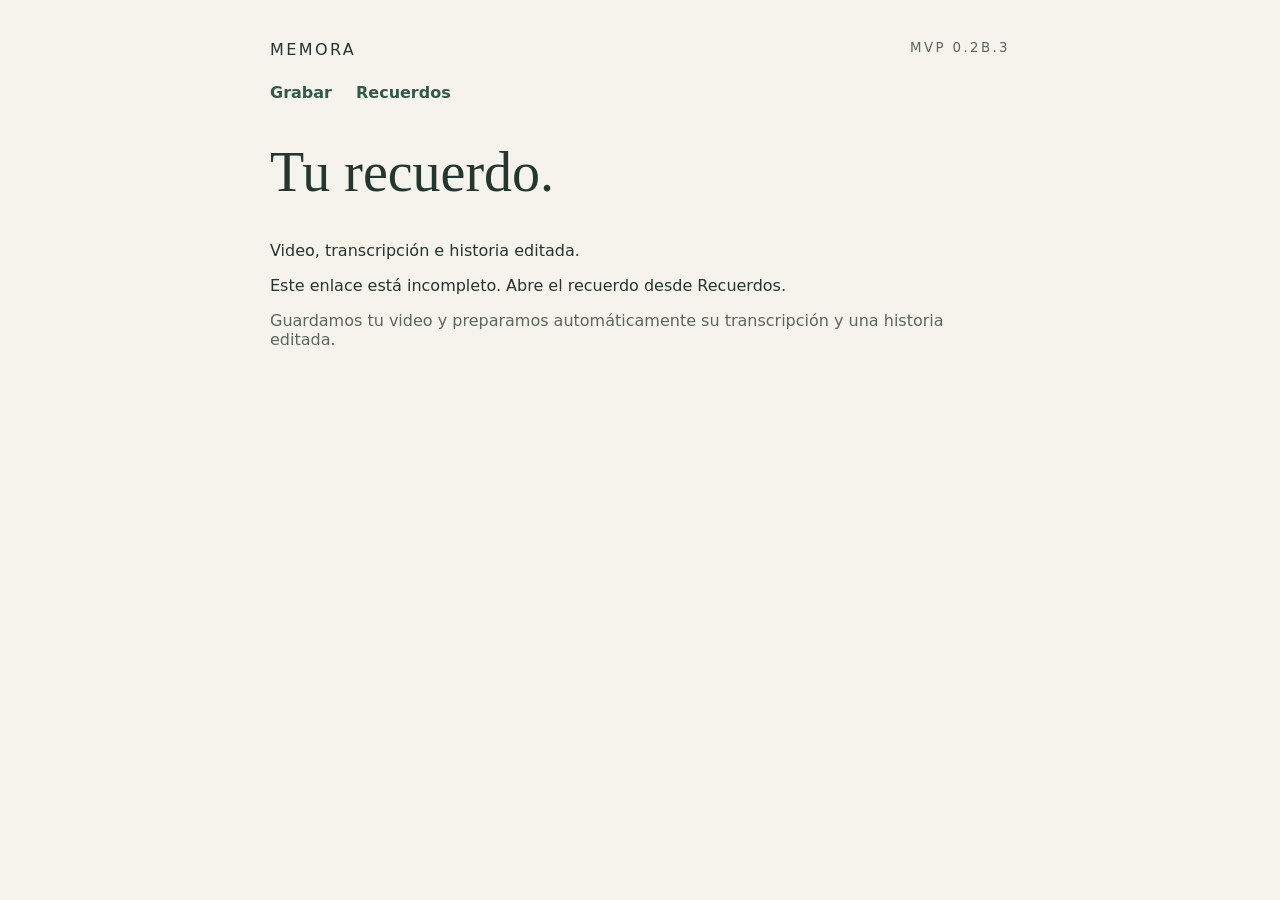
<file: mem/memory.html>
<!doctype html>
<html lang="es"><head><meta charset="utf-8"><meta name="viewport" content="width=device-width,initial-scale=1"><title>Memora · Tus recuerdos</title><link rel="stylesheet" href="styles.css?v=0.2B.3"></head>
<body data-page="memory"><main><header><span>MEMORA</span><small>MVP 0.2B.3</small></header><nav><a href="index.html">Grabar</a><a href="recuerdos.html">Recuerdos</a></nav><h1>Tu recuerdo.</h1><p>Video, transcripción e historia editada.</p>
<section id="recordingPanel" hidden><h2 id="question">Cargando preguntas…</h2><button id="another" disabled>Otra pregunta</button><label for="participantName">Tu nombre (opcional)</label><input id="participantName" maxlength="80" autocomplete="off" placeholder="Para saber quién contó el recuerdo"><p id="timer">00:00 / 03:00</p><video id="preview" playsinline controls hidden></video><div class="actions"><button id="record" disabled>Grabar mi respuesta</button><button id="stop" hidden>Terminar</button><button id="save" hidden>Guardar video</button><button id="retake" hidden>Grabar otra vez</button></div><p id="notice" role="status" aria-live="polite"></p></section>
<section id="memory" hidden><h2 id="memoryQuestion"></h2><p id="memoryPerson"></p><ol class="progress" aria-label="Progreso de tu recuerdo"><li id="stepSave">1. Guardando video…</li><li id="stepTranscript">2. Transcripción pendiente</li><li id="stepStory">3. Historia editada pendiente</li></ol><p id="status" role="status" aria-live="polite"></p><iframe id="driveVideo" title="Tu video" allow="autoplay; fullscreen" allowfullscreen></iframe><p><a id="driveLink" target="_blank" rel="noopener">Abrir video</a></p>
<h3>Transcripción original</h3><p id="transcript">Tu transcripción aparecerá aquí automáticamente.</p>
<div id="storyPanel"><h3 id="storyTitle">Tu historia editada</h3><p id="storyText">La historia aparecerá después de la transcripción.</p><p id="storyNotice" role="status" aria-live="polite"></p><small id="storyCredit" hidden>Historia editada con IA a partir de tu transcripción. Revísala junto con el video.</small></div>
<button id="retry" hidden>Reintentar transcripción</button><button id="createStory" hidden>Crear historia de este recuerdo</button><button id="retryStory" hidden>Reintentar historia</button><button id="refresh" hidden>Consultar de nuevo</button><button id="newMemory">Grabar otro recuerdo</button></section>
<p id="pageNotice" role="status"></p><div><a id="openMemory" hidden>Abrir página del recuerdo</a><button id="copyMemory" hidden>Copiar enlace</button><p id="linkNotice" role="status"></p></div><footer>Guardamos tu video y preparamos automáticamente su transcripción y una historia editada.</footer></main><script src="config.js"></script><script src="api.js?v=0.2B.3"></script><script src="app.js?v=0.2B.3"></script></body></html>
</file>
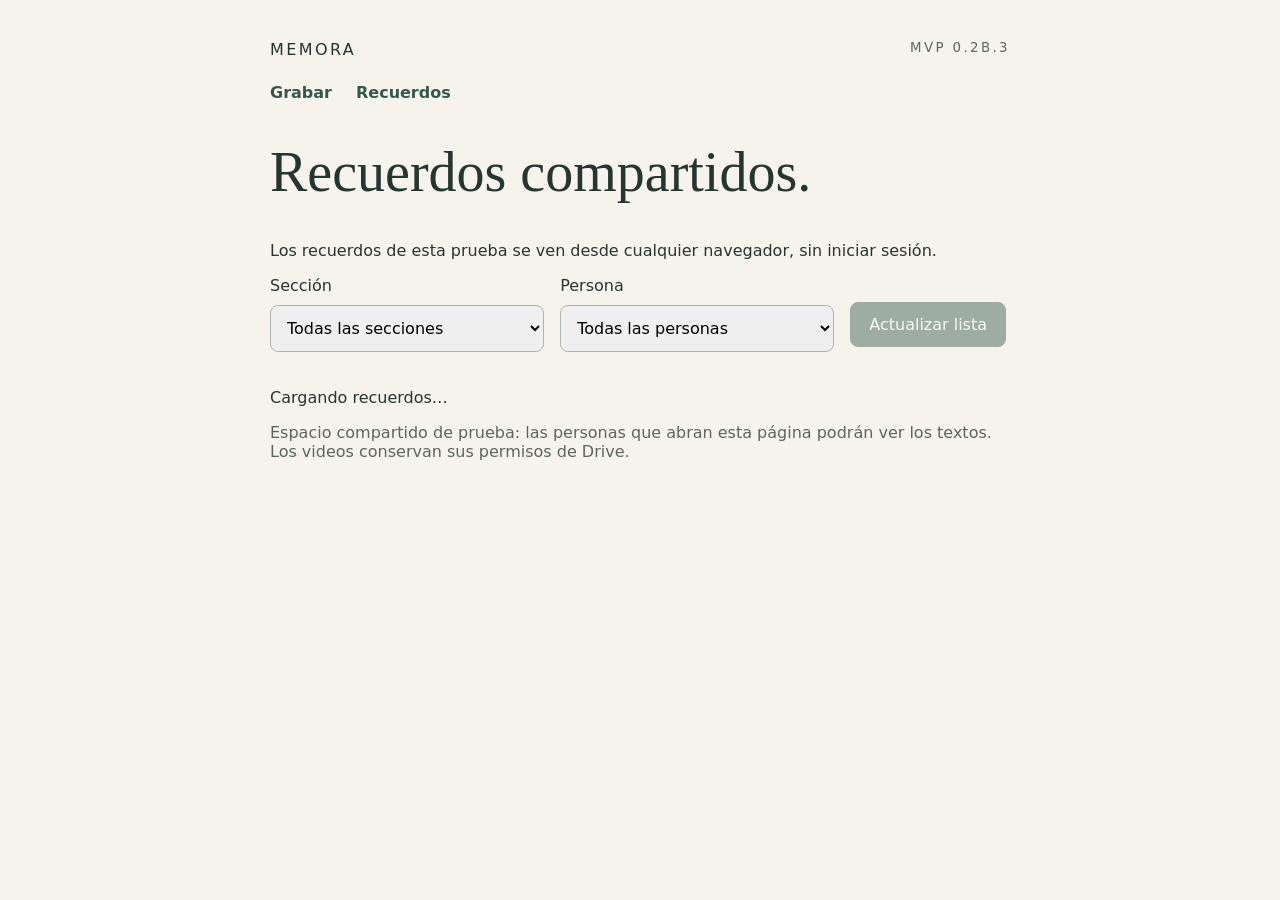
<file: mem/recuerdos.html>
<!doctype html><html lang="es"><head><meta charset="utf-8"><meta name="viewport" content="width=device-width,initial-scale=1"><title>Memora · Recuerdos</title><link rel="stylesheet" href="styles.css?v=0.2B.3"></head><body><main><header><span>MEMORA</span><small>MVP 0.2B.3</small></header><nav><a href="index.html">Grabar</a><a href="recuerdos.html" aria-current="page">Recuerdos</a></nav><h1>Recuerdos compartidos.</h1><p>Los recuerdos de esta prueba se ven desde cualquier navegador, sin iniciar sesión.</p><div class="filters"><label>Sección<select id="sectionFilter"><option value="">Todas las secciones</option></select></label><label>Persona<select id="personFilter"><option value="">Todas las personas</option></select></label><button id="reloadMemories">Actualizar lista</button></div><p id="libraryNotice" role="status" aria-live="polite">Cargando recuerdos…</p><div id="library"></div><footer>Espacio compartido de prueba: las personas que abran esta página podrán ver los textos. Los videos conservan sus permisos de Drive.</footer></main><script src="config.js"></script><script src="api.js?v=0.2B.3"></script><script src="library.js?v=0.2B.3"></script></body></html>
</file>
<file: mem/styles.css>
:root{font-family:system-ui,sans-serif;color:#23362f;background:#f6f3ec}*{box-sizing:border-box}main{max-width:780px;margin:auto;padding:32px 20px}header{display:flex;justify-content:space-between;letter-spacing:.15em}h1{font-family:Georgia,serif;font-size:clamp(2rem,6vw,3.5rem);font-weight:400}h2{font-size:1.5rem;line-height:1.5}section{background:#fff;padding:24px;border-radius:18px;margin:24px 0;box-shadow:0 8px 32px #23362f0b}button{font:inherit;border:1px solid #33594b;background:#33594b;color:white;padding:12px 18px;border-radius:8px;cursor:pointer;margin:6px 4px 6px 0}button:disabled{opacity:.45;cursor:default}video,iframe{width:100%;aspect-ratio:16/9;background:#17261f;border:0;border-radius:10px}video{object-fit:contain}#transcript{white-space:pre-wrap;line-height:1.8;overflow-wrap:anywhere}#timer{font-variant-numeric:tabular-nums}footer,small{color:#59675f}a{color:#33594b}[hidden]{display:none!important}
:is(#storyText){white-space:pre-wrap;line-height:1.9;overflow-wrap:anywhere;font-family:Georgia,serif;font-size:1.15rem}#storyPanel{margin:28px 0;padding:24px;border-left:3px solid #b89d6a;background:#faf8f3}#storyTitle{font-family:Georgia,serif;font-size:1.65rem;font-weight:400;margin-top:0}#storyNotice{color:#78531f}
.progress{list-style:none;padding:14px 16px;margin:20px 0;background:#f6f3ec;border-radius:10px;font-size:.95rem;line-height:1.8}
nav{display:flex;gap:24px;margin:24px 0}nav a{font-weight:600;text-decoration:none}input,select{display:block;width:100%;padding:12px;margin:10px 0 20px;font:inherit;border:1px solid #a9b5ae;border-radius:8px}.filters{display:flex;gap:16px;align-items:center;flex-wrap:wrap}.filters label{flex:1;min-width:180px}.buttonLink{display:inline-block;margin:18px 0 0;padding:12px 18px;border-radius:8px;background:#33594b;color:white;text-decoration:none}#library>div>h2{font-family:Georgia,serif;font-size:2rem}
</file>
